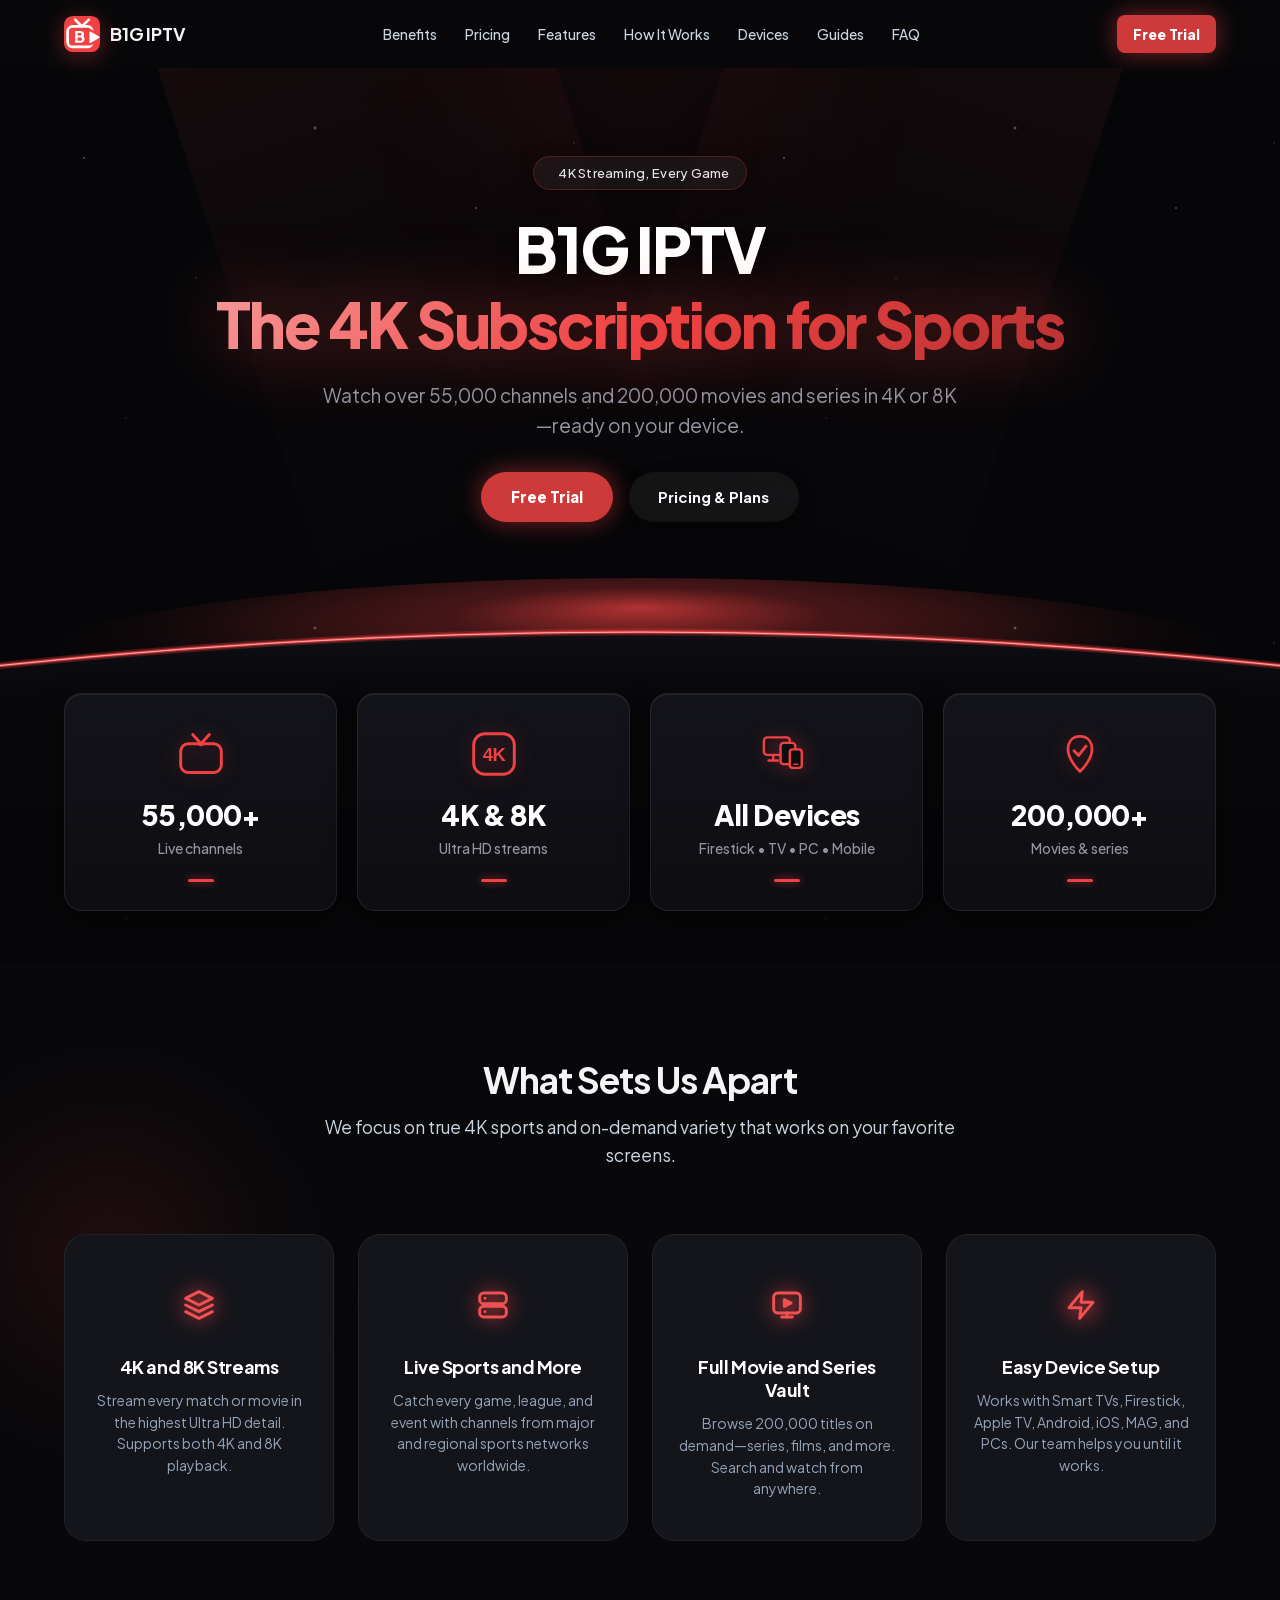
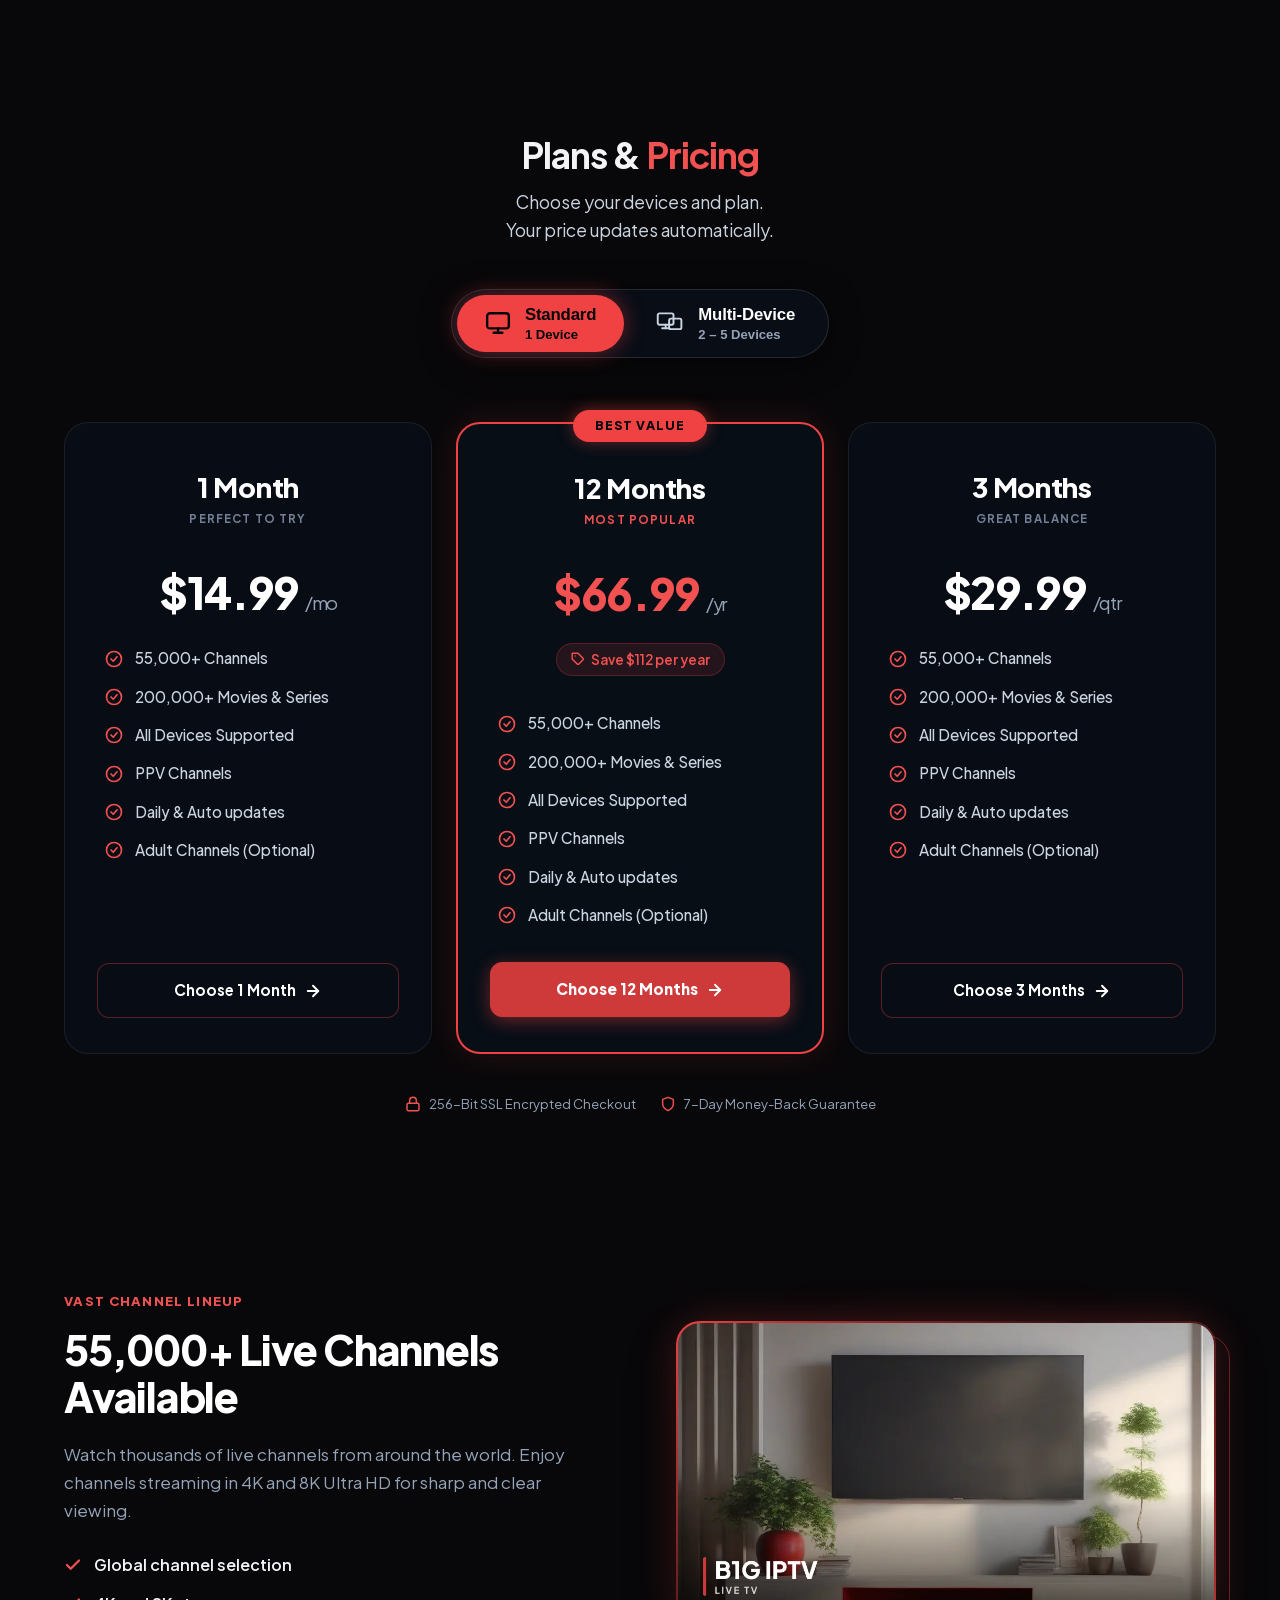
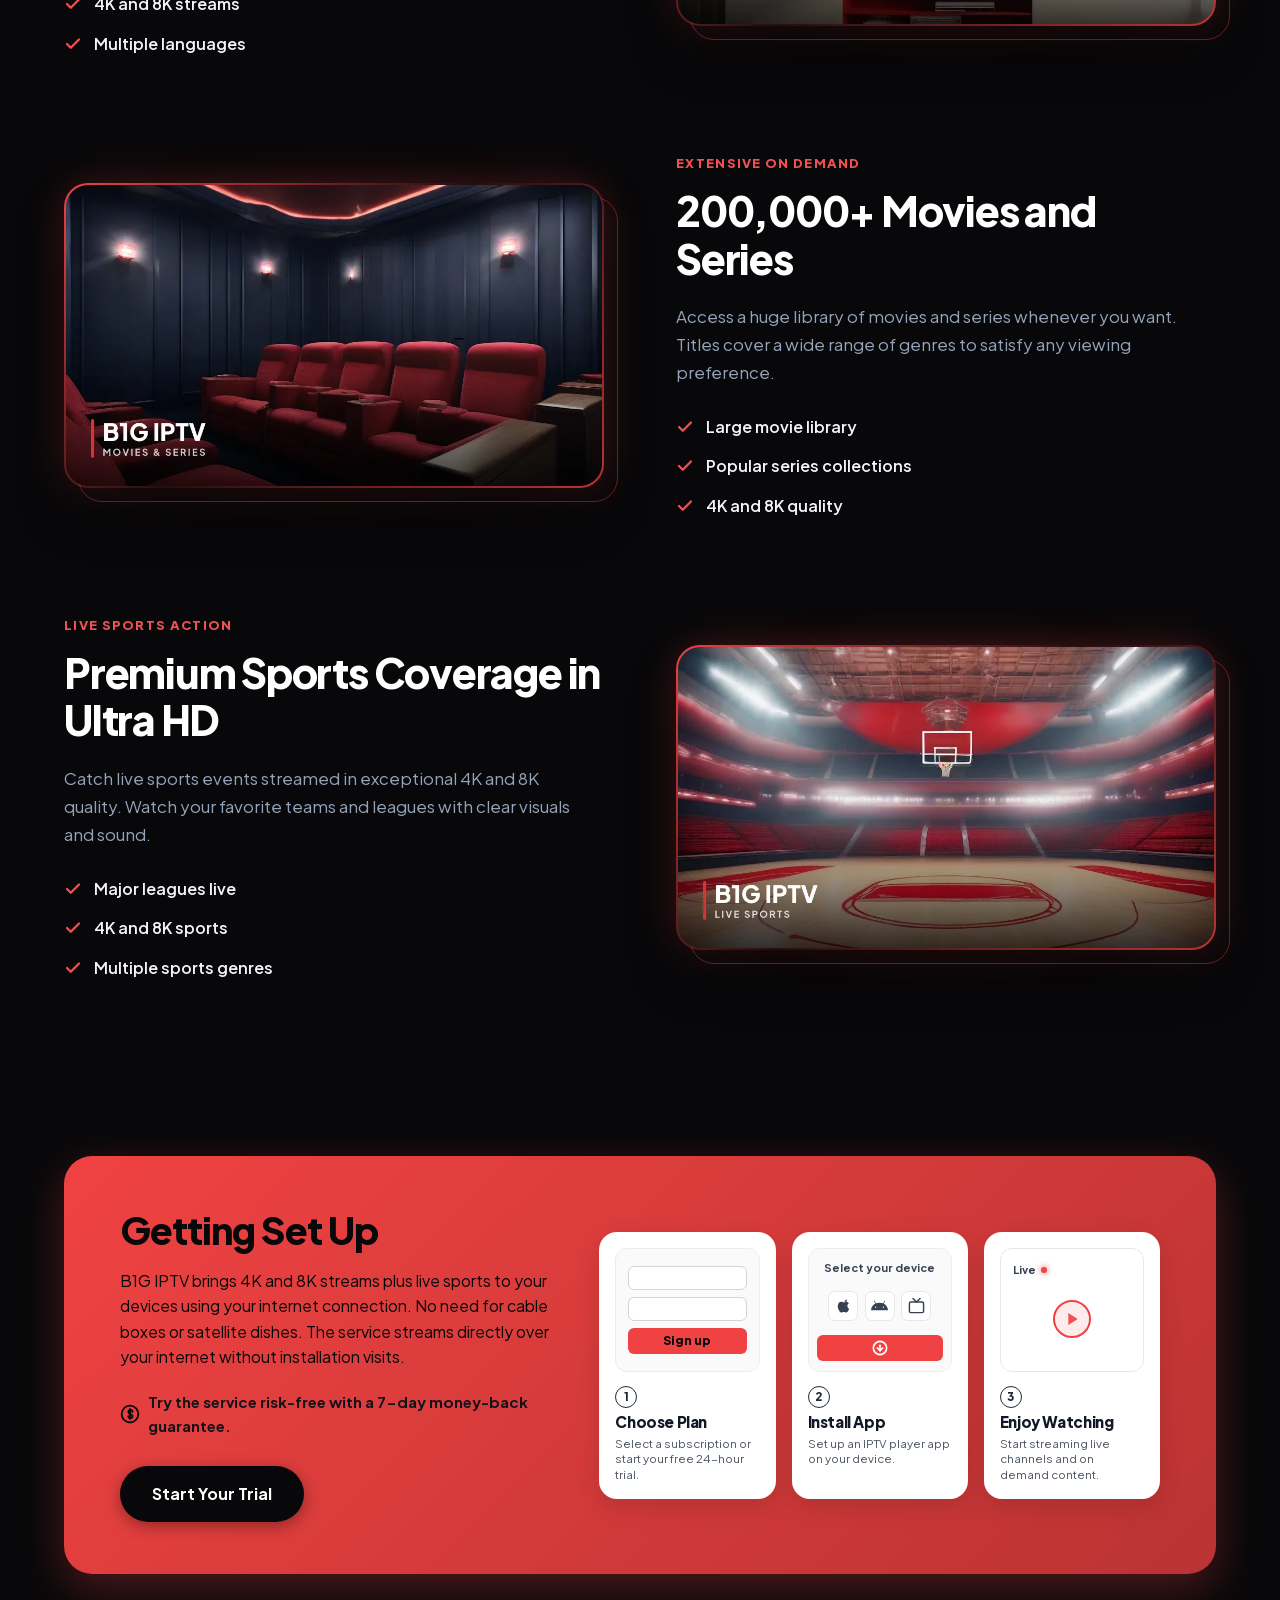
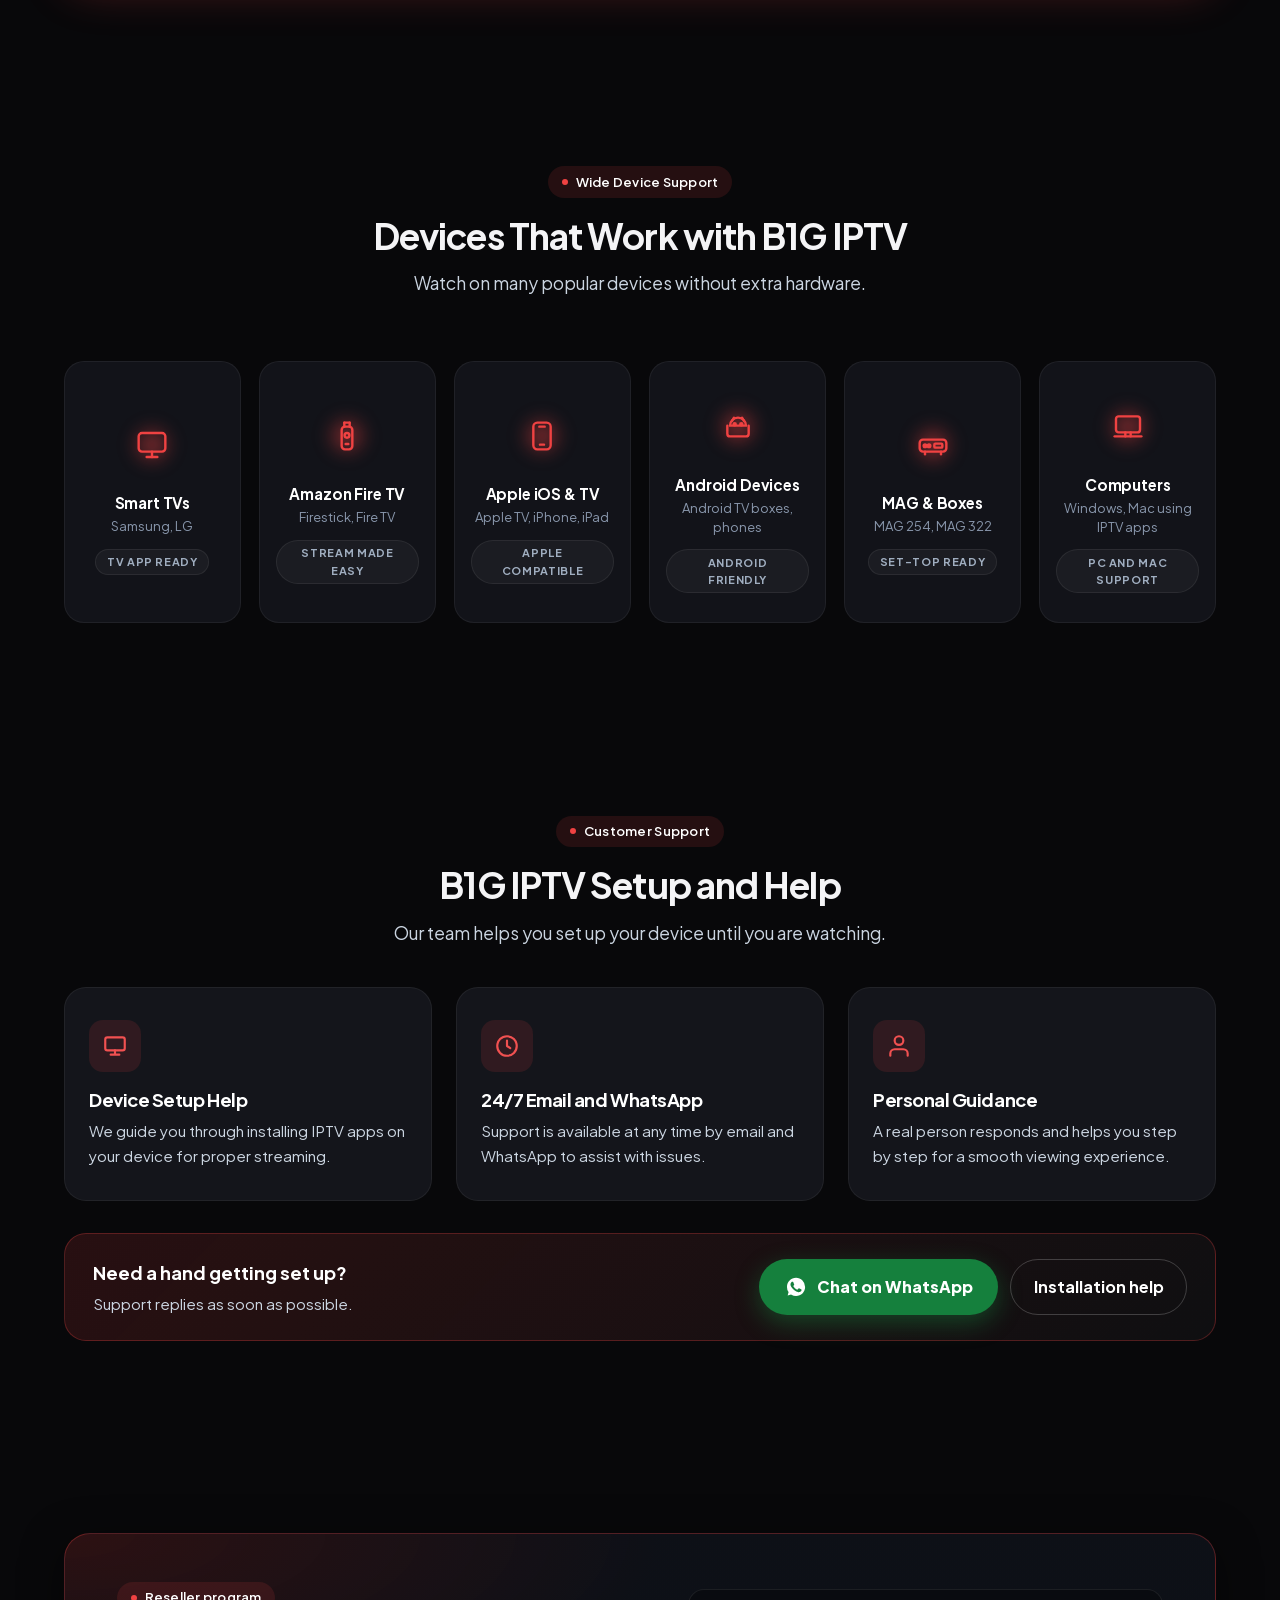
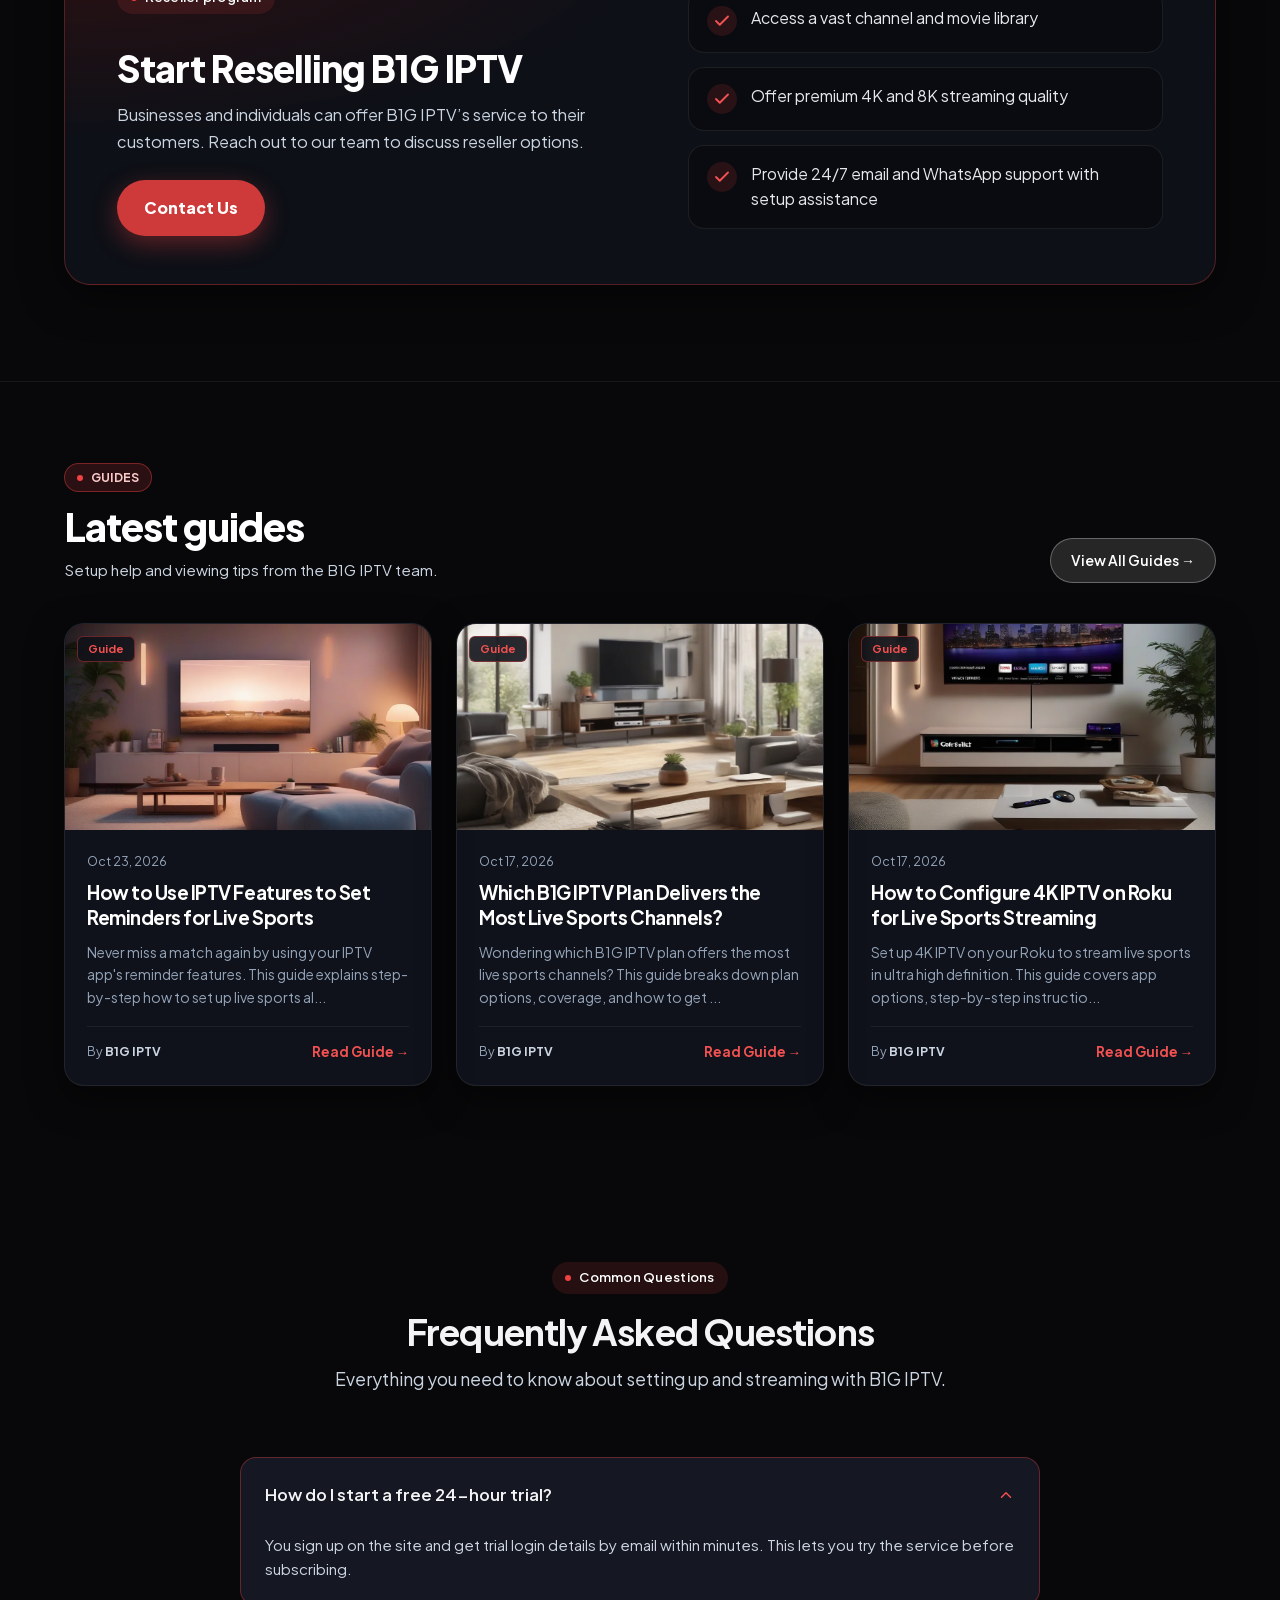
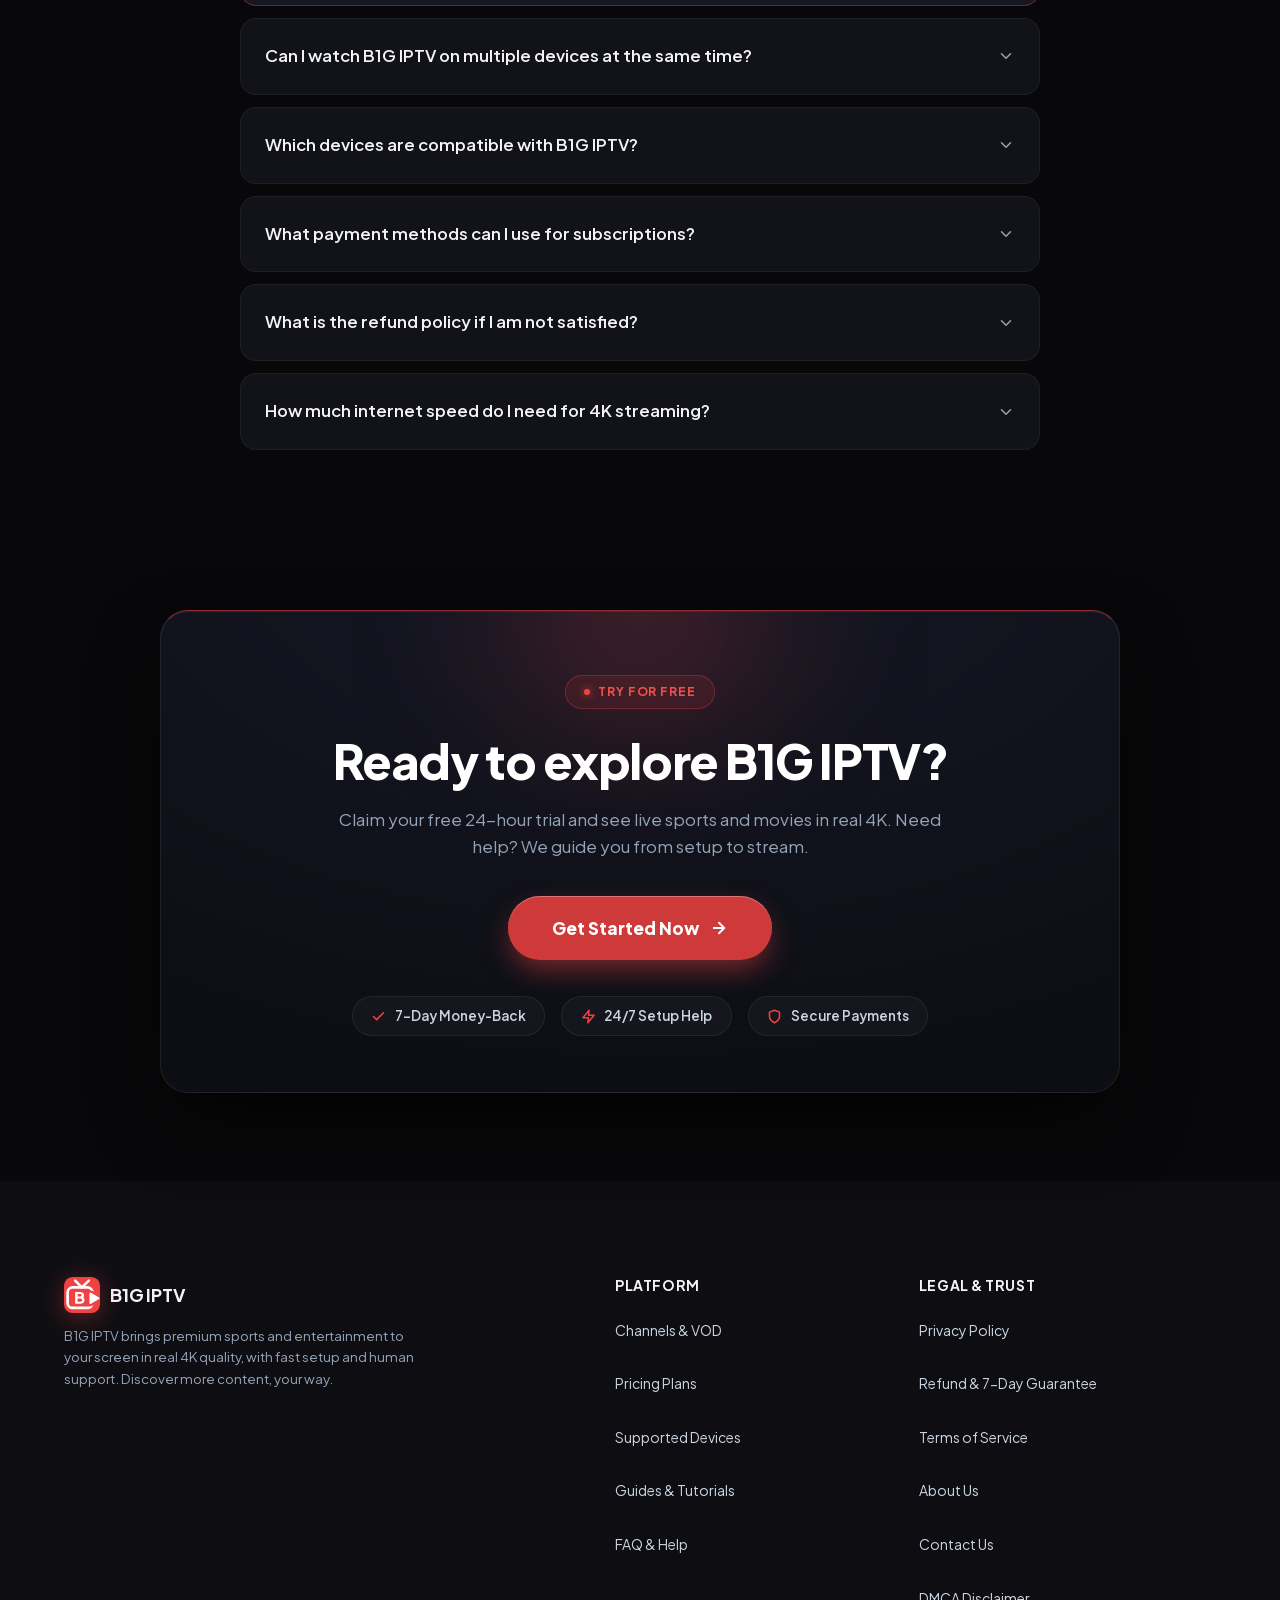
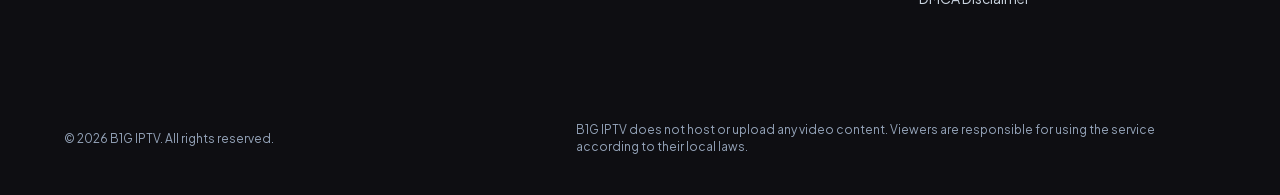
<file: index.html>
<!DOCTYPE html>
<html lang="en" style="background-color:#08080a;color:#f4f4f6;">
<head>
  <meta charset="UTF-8">
  <meta name="viewport" content="width=device-width, initial-scale=1.0">
  
  <!-- Primary SEO Meta Tags -->
  <title>B1G IPTV: Premium 4K IPTV &amp; Live Sports | Free Trial</title>
  <meta name="description" content="Stream 4K and 8K channels, sports, and on-demand titles with B1G IPTV. Start your 24-hour free trial now and see everything live. Plans for every budget.">
  <meta name="robots" content="index, follow, max-snippet:-1, max-image-preview:large, max-video-preview:-1">
  <meta name="format-detection" content="telephone=no">
  <link rel="canonical" href="https://b1giptv.org/">
  <link rel="preload" href="/assets/fonts/plus-jakarta-sans.woff2" as="font" type="font/woff2" crossorigin>
  <meta name="theme-color" content="#08080a">

  <!-- Site favicon: real image files, which Google Search reads -->
  <link rel="icon" href="favicon.ico" sizes="any">
  <link rel="icon" type="image/png" sizes="48x48" href="/assets/favicon-48x48.png">
  <link rel="icon" type="image/svg+xml" href="/assets/favicon.svg">
  <link rel="apple-touch-icon" sizes="180x180" href="/assets/apple-touch-icon.png">
  <link rel="manifest" href="site.webmanifest">

  <!-- Open Graph / Facebook -->
  <meta property="og:type" content="website">
  <meta property="og:url" content="https://b1giptv.org/">
  <meta property="og:title" content="B1G IPTV: Premium 4K IPTV & Live Sports | Free Trial">
  <meta property="og:description" content="Stream 4K and 8K channels, sports, and on-demand titles with B1G IPTV. Start your 24-hour free trial now and see everything live. Plans for every budget.">
  <meta property="og:site_name" content="B1G IPTV">
  <meta property="og:image" content="https://b1giptv.org/images/share-b1g-iptv-live-tv-1792266319345.jpg">
  <meta property="og:image:width" content="1200">
  <meta property="og:image:height" content="630">
  <meta property="og:image:alt" content="B1G IPTV Ultra-Stable 4K IPTV Streaming Service">

  <!-- Twitter / X -->
  <meta name="twitter:card" content="summary_large_image">
  <meta name="twitter:title" content="B1G IPTV: Premium 4K IPTV & Live Sports | Free Trial">
  <meta name="twitter:description" content="Stream 4K and 8K channels, sports, and on-demand titles with B1G IPTV. Start your 24-hour free trial now and see everything live. Plans for every budget.">
  <meta name="twitter:image" content="https://b1giptv.org/images/share-b1g-iptv-live-tv-1792266319345.jpg">

  <!-- Self-Hosted Critical Variable Font loaded via @font-face with font-display: swap -->

  <!-- Main Stylesheet -->
  <style>
@font-face{font-family:"Plus Jakarta Sans";font-style:normal;font-weight:400 800;font-display:swap;src:url("/assets/fonts/plus-jakarta-sans.woff2") format("woff2");unicode-range:U+0000-00FF,U+0131,U+0152-0153,U+02BB-02BC,U+02C6,U+02DA,U+02DC,U+0304,U+0308,U+0329,U+2000-206F,U+20AC,U+2122,U+2191,U+2193,U+2212,U+2215,U+FEFF,U+FFFD}:root{--bg-page:#08080a;--bg-surface:#0e0e12;--bg-card:#131318;--bg-card-hover:#181820;--bg-subtle:#1c1c24;--border-subtle:transparent;--border-medium:transparent;--border-accent:transparent;--border-highlight:transparent;--accent:#bb3333;--accent-hover:#bb3333;--accent-light:rgba(187, 51, 51,0.12);--accent-text:#fbcaca;--status-green:#22c55e;--status-green-bg:rgba(34,197,94,0.12);--text-primary:#f4f4f6;--text-secondary:#cbd5e1;--text-muted:#94a3b8;--text-inverse:#08080a;--font-family:"Plus Jakarta Sans",-apple-system,BlinkMacSystemFont,"Segoe UI",Roboto,Oxygen,Ubuntu,Cantarell,"Helvetica Neue",sans-serif;--line-height-base:1.6;--line-height-heading:1.2;--space-xs:0.5rem;--space-sm:0.75rem;--space-md:1rem;--space-lg:1.5rem;--space-xl:2.5rem;--space-2xl:4rem;--space-3xl:6rem;--max-width:1200px;--radius-sm:4px;--radius-md:8px;--radius-lg:12px;--radius-full:9999px;--transition-fast:0.15s ease;--transition-normal:0.25s ease}*,*::before,*::after{box-sizing:border-box;margin:0;padding:0}html{font-family:var(--font-family);font-size:16px;line-height:var(--line-height-base);color:var(--text-secondary);background-color:var(--bg-page);scroll-behavior:smooth;-webkit-text-size-adjust:100%;text-rendering:optimizeLegibility}body{min-height:100vh;display:flex;flex-direction:column;background-color:var(--bg-page);color:var(--text-secondary);overflow-x:hidden}h1,h2,h3,h4,h5,h6{color:var(--text-primary);font-weight:700;line-height:var(--line-height-heading);letter-spacing:-0.025em}h1{font-size:clamp(2rem,5vw,3.25rem);font-weight:800;margin-bottom:var(--space-md)}h2{font-size:clamp(1.75rem,3.5vw,2.25rem);margin-bottom:var(--space-sm)}h3{font-size:1.25rem;margin-bottom:var(--space-xs)}p{margin-bottom:var(--space-md)}p:last-child{margin-bottom:0}a{color:inherit;text-decoration:none;transition:color var(--transition-fast)}a:hover{color:var(--text-primary)}ul,ol{list-style:none}:focus-visible{outline:2px solid var(--accent);outline-offset:3px}.container{width:100%;max-width:var(--max-width);margin-inline:auto;padding-inline:var(--space-md)}@media (min-width:768px){.container{padding-inline:var(--space-lg)}}.section{padding-block:var(--space-2xl);border-bottom:none;scroll-margin-top:90px}@media (min-width:768px){.section{padding-block:var(--space-3xl)}}.section-header{text-align:center;max-width:680px;margin-inline:auto;margin-bottom:var(--space-2xl)}.section-header p{color:var(--text-secondary);font-size:1.1rem}.pill-badge{display:inline-flex;align-items:center;gap:0.5rem;padding:0.35rem 0.85rem;font-size:0.8125rem;font-weight:600;letter-spacing:0.02em;color:var(--accent-text);background-color:var(--accent-light);border:none;border-radius:var(--radius-full);margin-bottom:var(--space-md)}.pill-badge .dot{width:6px;height:6px;border-radius:50%;background-color:var(--accent)}.status-pill{display:inline-flex;align-items:center;gap:0.375rem;font-size:0.75rem;font-weight:500;color:#86efac;background-color:var(--status-green-bg);padding:0.25rem 0.625rem;border-radius:var(--radius-full);border:none}.status-pill .indicator{width:6px;height:6px;border-radius:50%;background-color:var(--status-green)}@media (max-width:640px){.header-actions .status-pill{display:none}}.btn{display:inline-flex;align-items:center;justify-content:center;gap:0.5rem;padding:0.75rem 1.5rem;font-size:0.9375rem;font-weight:600;border-radius:var(--radius-md);border:none;cursor:pointer;white-space:nowrap;transition:background-color var(--transition-fast),transform var(--transition-fast);text-decoration:none}.btn:active{transform:translateY(1px)}.btn-primary{background:linear-gradient(135deg,#bb3333 0%,#bb3333 100%);color:#ffffff !important;font-weight:700;border:none}.btn-primary:hover{background-color:var(--accent-hover);color:#ffffff}.btn-secondary{background-color:var(--bg-card);color:var(--text-primary);border:none}.btn-secondary:hover{background-color:var(--bg-subtle);color:#ffffff}.btn-block{width:100%}.btn-sm{padding:0.5rem 1rem;font-size:0.875rem}.btn-group{display:flex;flex-direction:column;gap:0.75rem;width:100%}@media (min-width:480px){.btn-group{flex-direction:row;justify-content:center;width:auto}}.site-header{position:sticky;top:0;z-index:100;background-color:rgba(8,8,10,0.95);border-bottom:none;backdrop-filter:blur(8px);-webkit-backdrop-filter:blur(8px)}.header-container{display:flex;align-items:center;justify-content:space-between;height:68px}.brand-logo{display:flex;align-items:center;gap:0.625rem;font-size:1.125rem;font-weight:700;color:var(--text-primary);letter-spacing:-0.01em}.logo-icon{display:inline-flex;align-items:center;justify-content:center;width:32px;height:32px;background-color:var(--accent);color:#ffffff;border-radius:var(--radius-sm);font-weight:900;font-size:1rem}.brand-accent{color:var(--accent-ink, var(--accent))}.nav-menu{display:none}@media (min-width:900px){.nav-menu{display:flex;align-items:center;gap:1.75rem}}.nav-link{font-size:0.875rem;font-weight:500;color:var(--text-secondary)}.nav-link:hover{color:var(--text-primary)}.header-actions{display:flex;align-items:center;gap:0.875rem}.menu-toggle{display:flex;flex-direction:column;justify-content:center;gap:5px;width:38px;height:38px;padding:8px;background-color:var(--bg-card);border:none;border-radius:var(--radius-sm);cursor:pointer;color:var(--text-primary)}@media (min-width:900px){.menu-toggle{display:none}}.menu-bar{display:block;width:100%;height:2px;background-color:var(--text-primary);transition:transform var(--transition-fast),opacity var(--transition-fast)}.menu-toggle[aria-expanded="true"] .menu-bar:nth-child(1){transform:translateY(7px) rotate(45deg)}.menu-toggle[aria-expanded="true"] .menu-bar:nth-child(2){opacity:0}.menu-toggle[aria-expanded="true"] .menu-bar:nth-child(3){transform:translateY(-7px) rotate(-45deg)}.mobile-nav{display:none;position:fixed;top:68px;left:0;right:0;bottom:0;background-color:#08080a;border-bottom:none;padding:var(--space-xl) var(--space-lg);flex-direction:column;gap:var(--space-md);z-index:999;overflow-y:auto}.mobile-nav.is-open{display:flex}@media (min-width:900px){.mobile-nav{display:none !important}}.mobile-nav-link{font-size:1.125rem;font-weight:600;color:var(--text-primary);padding-block:0.5rem;border-bottom:none}.hero-section{position:relative;background-color:#060608;padding-top:clamp(3.5rem,7vw,5.5rem);padding-bottom:clamp(2rem,4vw,3.5rem);text-align:center;overflow:hidden}.hero-cosmic-backdrop{position:absolute;inset:0;pointer-events:none;overflow:hidden;z-index:1;contain:strict}.light-ray{position:absolute;top:-120px;width:380px;height:600px;opacity:0.16;transform-origin:top center;pointer-events:none;will-change:transform}.light-ray-left{left:10%;background:linear-gradient(180deg,rgba(240, 66, 66,0.5) 0%,rgba(240, 66, 66,0.08) 60%,transparent 100%);transform:rotate(-18deg)}.light-ray-right{right:10%;background:linear-gradient(180deg,rgba(240, 66, 66,0.45) 0%,rgba(240, 66, 66,0.08) 60%,transparent 100%);transform:rotate(18deg)}.light-ray-center{left:50%;transform:translateX(-50%);width:550px;height:480px;background:radial-gradient(ellipse at top,rgba(240, 66, 66,0.2) 0%,rgba(240, 66, 66,0.05) 50%,transparent 80%);opacity:0.35}.cosmic-stars{position:absolute;inset:0;background-image:radial-gradient(1.5px 1.5px at 12% 18%,rgba(255,255,255,0.65),transparent),radial-gradient(1px 1px at 28% 42%,rgba(255,255,255,0.45),transparent),radial-gradient(2px 2px at 45% 12%,rgba(251, 202, 202,0.75),transparent),radial-gradient(1.5px 1.5px at 68% 28%,rgba(255,255,255,0.55),transparent),radial-gradient(1px 1px at 82% 15%,rgba(255,255,255,0.45),transparent),radial-gradient(1.5px 1.5px at 92% 38%,rgba(251, 202, 202,0.65),transparent),radial-gradient(1px 1px at 18% 70%,rgba(255,255,255,0.35),transparent),radial-gradient(1.5px 1.5px at 84% 68%,rgba(255,255,255,0.4),transparent);background-repeat:repeat;background-size:700px 500px;opacity:0.7}.hero-container{position:relative;z-index:3}.hero-content{max-width:860px;margin-inline:auto;display:flex;flex-direction:column;align-items:center}.hero-badge-pill{display:inline-flex;align-items:center;gap:0.5rem;padding:0.35rem 1rem;background:rgba(255,255,255,0.05);border:none;border-radius:var(--radius-full);font-size:0.8125rem;font-weight:500;letter-spacing:0.02em;color:#e4e4e7;margin-bottom:1.5rem;backdrop-filter:blur(12px);-webkit-backdrop-filter:blur(12px);box-shadow:0 4px 20px rgba(0,0,0,0.4);transition:background-color var(--transition-fast),transform var(--transition-fast)}.hero-badge-pill:hover{background:rgba(255,255,255,0.08);transform:translateY(-1px)}.badge-spark{color:#bb3333;font-size:0.875rem;text-shadow:0 0 10px rgba(187, 51, 51,0.9),0 0 20px rgba(187, 51, 51,0.5);line-height:1}.hero-title{display:flex;flex-direction:column;align-items:center;gap:0.25rem;font-size:clamp(2.1rem,5.2vw,3.85rem);font-weight:800;line-height:1.15;letter-spacing:-0.035em;margin-bottom:1.25rem}.title-top{color:#ffffff;text-shadow:0 2px 20px rgba(0,0,0,0.8)}.title-bottom{color:var(--accent-ink, #f04242);background:linear-gradient(135deg,#f04242 0%,#f04242 50%,#bb3333 100%);-webkit-background-clip:text;-webkit-text-fill-color:transparent;background-clip:text;filter:drop-shadow(0 0 35px rgba(187, 51, 51,0.45))}.hero-description{font-size:clamp(1rem,2vw,1.1875rem);color:#9494a0;line-height:1.6;max-width:640px;margin-inline:auto;margin-bottom:2rem}.hero-btn-group{display:flex;flex-direction:row;align-items:center;justify-content:center;gap:1rem;flex-wrap:wrap;margin-bottom:2.5rem}.btn-pill{display:inline-flex;align-items:center;justify-content:center;gap:0.5rem;padding:0.8rem 1.85rem;font-size:0.9375rem;font-weight:600;border-radius:var(--radius-full);border:none;cursor:pointer;white-space:nowrap}.btn-pill,.btn-pill span,.btn-pill:link,.btn-pill:visited{text-decoration:none}.btn-pill-primary,.btn-pill-primary:link,.btn-pill-primary:visited{background:var(--accent);color:#ffffff !important;font-weight:800 !important;border:none;box-shadow:0 0 25px rgba(187, 51, 51,0.45),0 4px 14px rgba(0,0,0,0.4)}.btn-pill-primary:hover{transform:translateY(-2px) scale(1.02);box-shadow:0 0 35px rgba(187, 51, 51,0.7),0 6px 22px rgba(0,0,0,0.5);color:#ffffff !important}.btn-pill-primary span{background:none;box-shadow:none;color:#ffffff !important}.btn-pill-glass{background-color:rgba(255,255,255,0.06);color:#f8fafc !important;border:none;backdrop-filter:blur(12px);-webkit-backdrop-filter:blur(12px);box-shadow:0 4px 15px rgba(0,0,0,0.3)}.btn-pill-glass span{color:#f8fafc !important}.btn-pill-glass:hover{background-color:rgba(255,255,255,0.12);color:#ffffff !important;transform:translateY(-2px);box-shadow:0 6px 20px rgba(0,0,0,0.4)}.hero-horizon{position:relative;width:100%;margin-top:1rem;margin-bottom:-15px;overflow:visible;pointer-events:none;z-index:2;display:flex;justify-content:center}.horizon-svg{width:100%;height:clamp(140px,18vw,240px);display:block;overflow:visible}.hero-metrics-container{position:relative;z-index:3;margin-top:-115px}@media (max-width:640px){.hero-metrics-container{margin-top:-50px}.hero-btn-group{flex-direction:column;width:100%;max-width:320px;margin-inline:auto}.btn-pill{width:100%}.horizon-svg{height:120px}}.metrics-grid{display:grid;grid-template-columns:repeat(2,1fr);gap:1rem;margin-top:0}@media (min-width:860px){.metrics-grid{grid-template-columns:repeat(4,1fr);gap:1.25rem}}.metric-card{position:relative;background-color:#0c0c11;background:linear-gradient(180deg,#13131a 0%,#0d0d12 100%);border:1px solid rgba(255,255,255,0.08);border-radius:18px;padding:2.25rem 1rem 1.75rem 1rem;display:flex;flex-direction:column;align-items:center;justify-content:center;text-align:center;box-shadow:0 10px 30px rgba(0,0,0,0.4),inset 0 1px 0 rgba(255,255,255,0.06);transition:transform var(--transition-normal),box-shadow var(--transition-normal),border-color var(--transition-normal),background-color var(--transition-normal)}.metric-card:hover{transform:translateY(-3px);background-color:#101016;border-color:rgba(240, 66, 66,0.4);box-shadow:0 14px 40px rgba(0,0,0,0.55),0 0 25px rgba(187, 51, 51,0.15)}.metric-icon-wrap{display:flex;align-items:center;justify-content:center;width:56px;height:48px;max-width:56px;max-height:48px;background:transparent;border:none;margin-inline:auto;margin-bottom:1.25rem;overflow:visible;flex-shrink:0}.metric-icon-art{width:56px !important;height:48px !important;max-width:56px !important;max-height:48px !important;display:block;flex-shrink:0;filter:drop-shadow(0 0 10px rgba(240, 66, 66,0.22));transition:transform var(--transition-fast),filter var(--transition-fast)}.metric-card:hover .metric-icon-art{transform:scale(1.06);filter:drop-shadow(0 0 16px rgba(240, 66, 66,0.5))}.metric-val{font-size:clamp(1.35rem,2.2vw,1.85rem);font-weight:800;color:#ffffff;letter-spacing:-0.02em;line-height:1.2}.metric-val .accent-mark{color:var(--accent-ink, #f04242);margin-left:2px}.metric-label{font-size:clamp(0.78rem,1.15vw,0.875rem);color:#94949e;margin-top:0.45rem;line-height:1.4;font-weight:500}.metric-dash{display:block;width:26px;height:3px;border-radius:var(--radius-full);background-color:#f04242;margin-top:1.25rem;box-shadow:0 0 8px rgba(240, 66, 66,0.5)}@media (max-width:640px){.metrics-grid{gap:0.65rem}.metric-card{padding:1.5rem 0.6rem 1.25rem 0.6rem;border-radius:14px}.metric-icon-wrap{height:44px;margin-bottom:0.85rem}.metric-icon-art{width:44px;height:38px}.metric-val{font-size:1.15rem}.metric-label{font-size:0.72rem}.metric-dash{margin-top:0.85rem;width:20px}}.hero-categories-section{position:relative;background-color:#060608;padding-bottom:2rem}.hero-categories-container{position:relative;z-index:3;margin-top:1.5rem;margin-bottom:1rem}.category-cards-grid{display:grid;grid-template-columns:repeat(3,1fr);gap:0.65rem}@media (min-width:860px){.category-cards-grid{grid-template-columns:repeat(6,1fr);gap:1rem}}.category-card{position:relative;display:flex;flex-direction:column;border-radius:14px;overflow:hidden;background-color:#0c0c11;border:1px solid rgba(255,255,255,0.08);text-decoration:none;cursor:pointer;box-shadow:0 6px 20px rgba(0,0,0,0.4);transition:transform var(--transition-normal),box-shadow var(--transition-normal),border-color var(--transition-normal)}.category-card:hover{transform:translateY(-4px) scale(1.02);border-color:rgba(240, 66, 66,0.45);box-shadow:0 12px 30px rgba(0,0,0,0.6),0 0 20px rgba(240, 66, 66,0.22)}.category-card-media{position:relative;width:100%;aspect-ratio:2 / 3;overflow:hidden;border-radius:14px;background-color:#08080a}.category-card-media img{width:100%;height:100%;object-fit:cover;display:block;transition:transform 0.45s cubic-bezier(0.16,1,0.3,1)}.category-card:hover .category-card-media img{transform:scale(1.07)}.category-card-overlay{position:absolute;inset:0;background:linear-gradient(180deg,transparent 40%,rgba(0,0,0,0.65) 75%,rgba(0,0,0,0.92) 100%);pointer-events:none}.category-card-label{position:absolute;bottom:0.55rem;left:0.25rem;right:0.25rem;text-align:center;font-size:0.78rem;font-weight:600;color:#ffffff;letter-spacing:-0.01em;text-shadow:0 1px 4px rgba(0,0,0,0.9);pointer-events:none;white-space:nowrap;overflow:hidden;text-overflow:ellipsis;padding-inline:4px;transition:color var(--transition-fast)}.category-card:hover .category-card-label{color:var(--accent-ink, #f04242)}@media (max-width:640px){.hero-categories-container{margin-top:0.85rem;margin-bottom:0.5rem}.category-cards-grid{gap:0.45rem}.category-card{border-radius:10px}.category-card-media{border-radius:10px}.category-card-label{font-size:0.65rem;bottom:0.35rem}}.what-we-offer-section{position:relative;overflow:hidden}.what-we-offer-section::before{content:"";position:absolute;top:15%;left:-80px;width:380px;height:380px;background:radial-gradient(circle,rgba(240, 66, 66,0.14) 0%,rgba(240, 66, 66,0.03) 50%,transparent 70%);filter:blur(60px);pointer-events:none;z-index:0}.benefits-grid{position:relative;z-index:1;display:grid;grid-template-columns:1fr;gap:1.25rem}@media (min-width:640px){.benefits-grid{grid-template-columns:repeat(2,1fr)}}@media (min-width:1024px){.benefits-grid{grid-template-columns:repeat(4,1fr);gap:1.5rem}}.benefit-card{background-color:#14151b;border:1px solid rgba(255,255,255,0.06);border-radius:22px;padding:2.5rem 1.5rem;display:flex;flex-direction:column;align-items:center;text-align:center;height:100%;transition:transform 0.25s ease,border-color 0.25s ease,box-shadow 0.25s ease,background-color 0.25s ease}.benefit-card:hover{background-color:#181a22;border-color:rgba(240, 66, 66,0.35);transform:translateY(-4px);box-shadow:0 16px 36px -10px rgba(0,0,0,0.6),0 0 24px rgba(240, 66, 66,0.12)}.benefit-icon-wrapper{position:relative;width:60px;height:60px;display:flex;align-items:center;justify-content:center;color:var(--accent-ink, #f04242);margin-bottom:1.25rem;flex-shrink:0}.benefit-icon-glow{position:absolute;top:50%;left:50%;transform:translate(-50%,-50%);width:48px;height:48px;border-radius:50%;background:radial-gradient(circle,rgba(240, 66, 66,0.55) 0%,rgba(240, 66, 66,0.18) 50%,transparent 75%);filter:blur(8px);pointer-events:none;z-index:0}.benefit-icon-wrapper svg{position:relative;z-index:1;width:32px;height:32px;color:var(--accent-ink, #f04242)}.benefit-title{font-size:1.125rem;font-weight:700;color:#ffffff;margin-bottom:0.75rem;line-height:1.3}.benefit-desc{font-size:0.875rem;color:#94a3b8;line-height:1.55;margin:0;max-width:250px}.features-showcase-section{padding:5rem 0;position:relative;overflow:hidden}.features-showcase{display:flex;flex-direction:column;gap:6rem}.feature-split-row{display:grid;grid-template-columns:1fr;align-items:center;gap:2.5rem}@media (min-width:992px){.feature-split-row{grid-template-columns:1fr 1fr;gap:4.5rem}.feature-split-row-reverse .feature-split-content{order:2}.feature-split-row-reverse .feature-split-media{order:1}}.feature-split-content{display:flex;flex-direction:column;justify-content:center}.feature-badge-tag{display:inline-block;font-size:0.8125rem;font-weight:800;text-transform:uppercase;letter-spacing:0.1em;color:var(--accent-ink, #f04242);margin-bottom:0.875rem}.feature-split-title{font-size:clamp(2rem,3.2vw,2.75rem);font-weight:800;line-height:1.15;letter-spacing:-0.03em;color:#ffffff;margin:0 0 1.25rem 0}.feature-split-desc{font-size:1.0625rem;line-height:1.65;color:#94a3b8;margin:0 0 1.75rem 0;max-width:520px}.feature-split-list{list-style:none;padding:0;margin:0;display:flex;flex-direction:column;gap:0.875rem}.feature-split-item{display:flex;align-items:center;gap:0.75rem;font-size:1rem;font-weight:600;color:#f1f5f9}.feature-check-icon{display:inline-flex;align-items:center;justify-content:center;color:var(--accent-ink, #f04242);flex-shrink:0}.feature-check-icon svg{width:18px;height:18px}.feature-split-media{position:relative;display:flex;justify-content:center;align-items:center}.feature-media-wrapper{position:relative;width:100%;max-width:620px;display:flex;align-items:center;justify-content:center}.feature-media-ambient{position:absolute;top:50%;left:50%;transform:translate(-50%,-50%);width:80%;height:80%;background:radial-gradient(circle,rgba(240, 66, 66,0.16) 0%,rgba(240, 66, 66,0.03) 60%,transparent 80%);filter:blur(50px);pointer-events:none;z-index:0}.feature-mockup-img{position:relative;z-index:1;width:100%;max-width:100%;height:auto;display:block;object-fit:contain;filter:drop-shadow(0 20px 30px rgba(0,0,0,0.65));transition:transform 0.35s cubic-bezier(0.16,1,0.3,1),filter 0.35s ease}.feature-mockup-img:hover{transform:translateY(-6px) scale(1.02);filter:drop-shadow(0 28px 42px rgba(0,0,0,0.8)) drop-shadow(0 0 25px rgba(240, 66, 66,0.22))}@media (max-width:768px){.features-showcase-section{padding:3.5rem 0}.features-showcase{gap:4rem}.feature-split-title{font-size:1.75rem}.feature-split-desc{font-size:0.9375rem;margin-bottom:1.25rem}.feature-split-item{font-size:0.9375rem}}.journey-banner{background:linear-gradient(135deg,#f04242 0%,#f04242 50%,#f04242 100%);border-radius:28px;padding:3.25rem 3.5rem;display:grid;grid-template-columns:1fr;gap:2.5rem;align-items:center;position:relative;overflow:hidden;box-shadow:0 15px 45px rgba(240, 66, 66,0.22)}@media (min-width:1024px){.journey-banner{grid-template-columns:1fr 1.3fr;gap:3rem}}.journey-cta-col{display:flex;flex-direction:column;align-items:flex-start}.journey-title{font-size:2.35rem;font-weight:800;color:#08080a;line-height:1.15;letter-spacing:-0.025em;margin-bottom:1rem}.journey-guarantee{display:inline-flex;align-items:center;gap:0.5rem;font-size:0.9375rem;font-weight:700;color:#12131a;margin-bottom:1.75rem}.journey-guarantee svg{flex-shrink:0;color:#08080a}.journey-btn{display:inline-flex;align-items:center;justify-content:center;background-color:#08080a;color:#ffffff;font-size:1rem;font-weight:700;padding:0.95rem 2rem;border-radius:100px;text-decoration:none;box-shadow:0 4px 15px rgba(0,0,0,0.35);transition:transform var(--transition-fast),background-color var(--transition-fast),box-shadow var(--transition-fast)}.journey-btn:hover{background-color:#1a1b24;transform:translateY(-2px);box-shadow:0 6px 20px rgba(0,0,0,0.45)}.journey-steps-grid{display:grid;grid-template-columns:1fr;gap:1.25rem}@media (min-width:640px){.journey-steps-grid{grid-template-columns:repeat(3,1fr);gap:1rem}}.journey-step-card{background-color:#ffffff;border-radius:18px;padding:1rem;display:flex;flex-direction:column;box-shadow:0 8px 24px rgba(0,0,0,0.12);transition:transform var(--transition-fast),box-shadow var(--transition-fast)}.journey-step-card:hover{transform:translateY(-4px);box-shadow:0 12px 28px rgba(0,0,0,0.18)}.journey-mockup{background-color:#fafafa;border:1.5px solid #ececee;border-radius:12px;height:124px;padding:0.75rem;margin-bottom:0.875rem;display:flex;flex-direction:column;justify-content:center;position:relative;overflow:hidden}.mockup-signup{gap:0.45rem}.mockup-input-box{height:24px;width:100%;border:1.5px solid #d1d5db;border-radius:6px;background-color:#ffffff}.mockup-submit-btn{height:26px;width:100%;background:var(--accent);color:#08080a;border-radius:6px;font-size:0.75rem;font-weight:800;display:flex;align-items:center;justify-content:center}.mockup-download{justify-content:space-between;padding:0.65rem 0.5rem}.mockup-subheading{font-size:0.6875rem;font-weight:700;color:#374151;text-align:center}.mockup-device-tiles{display:flex;align-items:center;justify-content:center;gap:0.4rem}.mockup-tile{width:30px;height:30px;border:1.5px solid #e5e7eb;border-radius:7px;background-color:#ffffff;display:flex;align-items:center;justify-content:center;color:#374151}.mockup-download-btn{height:26px;width:100%;background:var(--accent);color:#ffffff;border-radius:6px;display:flex;align-items:center;justify-content:center}.mockup-enjoy{justify-content:space-between;border:1.5px solid #e5e7eb;background-color:#ffffff}.mockup-live-indicator{display:flex;align-items:center;gap:0.3rem;font-size:0.6875rem;font-weight:700;color:#374151}.mockup-live-indicator .live-dot{width:6px;height:6px;border-radius:50%;background-color:#ef4444;box-shadow:0 0 6px #ef4444}.mockup-play-center{margin:auto;width:38px;height:38px;border:2px solid var(--accent);border-radius:50%;display:flex;align-items:center;justify-content:center;color:var(--accent-ink, var(--accent));background-color:rgba(240, 66, 66,0.08)}.mockup-play-center svg{margin-left:2px}.journey-step-footer{display:flex;flex-direction:column;align-items:flex-start}.journey-step-num{width:22px;height:22px;border:1.5px solid #1f2937;border-radius:50%;display:inline-flex;align-items:center;justify-content:center;font-size:0.725rem;font-weight:800;color:#1f2937;margin-bottom:0.35rem}.journey-step-title{font-size:0.95rem;font-weight:800;color:#111827;margin-bottom:0.25rem}.journey-step-desc{font-size:0.725rem;color:#4b5563;line-height:1.35;margin:0}@media (max-width:640px){.journey-banner{padding:2rem 1.25rem;border-radius:20px}.journey-title{font-size:1.75rem}.journey-btn{width:100%;text-align:center}}.pricing-cards-wrapper{display:grid;grid-template-columns:1fr;gap:2.25rem;max-width:1100px;margin:0 auto;align-items:stretch}@media (min-width:900px){.pricing-cards-wrapper{grid-template-columns:repeat(3,1fr);gap:1.5rem;align-items:center}}.price-plan-card{background-color:#0c0d12;border:1px solid rgba(255,255,255,0.08);border-radius:22px;padding:2.75rem 1.75rem 2rem 1.75rem;display:flex;flex-direction:column;position:relative;transition:transform var(--transition-fast),border-color var(--transition-fast),box-shadow var(--transition-fast)}.price-plan-card:hover{border-color:rgba(255,255,255,0.18);transform:translateY(-4px)}.price-plan-card.is-featured{background-color:#0e0f16;border:2px solid var(--accent);box-shadow:0 0 40px rgba(240, 66, 66,0.15);padding-top:3rem}@media (min-width:900px){.price-plan-card.is-featured{transform:scale(1.03);z-index:2}.price-plan-card.is-featured:hover{transform:scale(1.05) translateY(-4px)}}.plan-badge-top{position:absolute;top:-14px;left:50%;transform:translateX(-50%);background:var(--accent);color:#000000;font-size:0.75rem;font-weight:800;letter-spacing:0.08em;text-transform:uppercase;padding:0.35rem 1.15rem;border-radius:100px;box-shadow:0 4px 14px rgba(240, 66, 66,0.4);white-space:nowrap}.plan-card-head{text-align:center;margin-bottom:1.5rem}.plan-card-title{font-size:1.75rem;font-weight:800;color:#ffffff;margin-bottom:0.35rem}.plan-card-subtitle{font-size:0.6875rem;font-weight:700;letter-spacing:0.12em;text-transform:uppercase;color:#7e808e;margin-bottom:1.25rem}.plan-card-subtitle.featured-subtitle{color:var(--accent-ink, var(--accent))}.plan-card-price-row{display:flex;align-items:baseline;justify-content:center;gap:0.25rem}.plan-card-amount{font-size:2.75rem;font-weight:800;color:#ffffff;letter-spacing:-0.03em;line-height:1}.plan-card-amount.featured-amount{font-size:3.25rem;color:var(--accent-ink, var(--accent));letter-spacing:-0.04em}.plan-card-unit{font-size:0.9375rem;color:#8c8e9b;font-weight:500}.plan-billed-note{font-size:0.8125rem;color:#8c8e9b;font-weight:500;margin-top:0.35rem}.plan-savings-pill{display:inline-flex;align-items:center;justify-content:center;gap:0.375rem;background-color:rgba(240, 66, 66,0.1);border:1px solid rgba(240, 66, 66,0.25);color:var(--accent-ink, var(--accent));font-size:0.8125rem;font-weight:600;padding:0.35rem 0.875rem;border-radius:100px;margin-top:0.75rem}.plan-savings-pill svg{flex-shrink:0}.plan-card-features{list-style:none;padding:0;margin:0 0 2rem 0;display:flex;flex-direction:column;gap:0.875rem;flex:1}.plan-card-feature{display:flex;align-items:center;gap:0.75rem;font-size:0.9375rem;color:#d1d3df}.plan-card-feature .check-icon{color:var(--accent-ink, var(--accent));width:18px;height:18px;flex-shrink:0}.plan-card-btn{display:flex;align-items:center;justify-content:center;gap:0.5rem;width:100%;padding:0.95rem 1.25rem;border-radius:12px;font-size:0.95rem;font-weight:700;text-decoration:none;cursor:pointer;transition:all var(--transition-fast)}.plan-card-btn.outline-btn{background-color:rgba(255,255,255,0.03);border:1px solid rgba(255,255,255,0.12);color:#ffffff}.plan-card-btn.outline-btn:hover{background-color:rgba(255,255,255,0.08);border-color:rgba(255,255,255,0.25);transform:translateY(-2px)}.plan-card-btn.solid-featured-btn{background:var(--accent);border:none;color:#000000;box-shadow:0 4px 18px rgba(240, 66, 66,0.3)}.plan-card-btn.solid-featured-btn:hover{filter:brightness(1.08);box-shadow:0 6px 24px rgba(240, 66, 66,0.45);transform:translateY(-2px)}.plan-card-btn svg{transition:transform var(--transition-fast)}.plan-card-btn:hover svg{transform:translateX(3px)}.pricing-guarantee-row,.hero-trust-row{margin-top:var(--space-xl);text-align:center;display:flex;flex-wrap:wrap;align-items:center;justify-content:center;gap:1.5rem;font-size:0.8125rem;color:var(--text-muted)}.trust-item{display:inline-flex;align-items:center;gap:0.5rem;font-size:0.8125rem;color:var(--text-muted)}.trust-item svg{width:16px !important;height:16px !important;max-width:16px !important;max-height:16px !important;flex-shrink:0;color:var(--accent-ink, var(--accent))}.devices-grid{display:grid;grid-template-columns:repeat(2,1fr);gap:1rem}@media (min-width:640px){.devices-grid{grid-template-columns:repeat(3,1fr);gap:1.25rem}}@media (min-width:1024px){.devices-grid{grid-template-columns:repeat(6,1fr);gap:1.15rem}}.device-card{background-color:#121319;border:1px solid rgba(255,255,255,0.06);border-radius:20px;padding:2.25rem 1rem 1.85rem;text-align:center;display:flex;flex-direction:column;align-items:center;justify-content:center;position:relative;overflow:hidden;transition:transform 0.25s cubic-bezier(0.16,1,0.3,1),background-color 0.25s ease,border-color 0.25s ease,box-shadow 0.25s ease}.device-card:hover{background-color:#161822;border-color:rgba(240, 66, 66,0.4);transform:translateY(-4px);box-shadow:0 16px 36px -10px rgba(0,0,0,0.65),0 0 24px rgba(240, 66, 66,0.1)}.device-icon-wrapper{position:relative;width:58px;height:58px;display:flex;align-items:center;justify-content:center;margin-bottom:1.15rem;color:var(--accent-ink, #f04242);flex-shrink:0}.device-icon-glow{position:absolute;top:50%;left:50%;transform:translate(-50%,-50%);width:44px;height:44px;border-radius:50%;background:radial-gradient(circle,rgba(240, 66, 66,0.5) 0%,rgba(240, 66, 66,0.15) 50%,transparent 75%);filter:blur(8px);pointer-events:none;z-index:0}.device-icon-wrapper svg{position:relative;z-index:1;width:32px;height:32px;stroke:#f04242;transition:transform 0.25s cubic-bezier(0.16,1,0.3,1)}.device-card:hover .device-icon-wrapper svg{transform:scale(1.1)}.device-name{font-size:0.95rem;font-weight:700;color:#ffffff;margin:0 0 0.35rem 0;line-height:1.25;letter-spacing:-0.01em}.device-sub{font-size:0.8125rem;color:#8896ab;line-height:1.4;margin:0}.device-micro-tag{display:inline-block;margin-top:0.85rem;font-size:0.6875rem;font-weight:700;text-transform:uppercase;letter-spacing:0.06em;color:#a0aec0;background:rgba(255,255,255,0.04);border:1px solid rgba(255,255,255,0.07);padding:0.2rem 0.65rem;border-radius:999px;transition:color 0.25s ease,background-color 0.25s ease,border-color 0.25s ease}.device-card:hover .device-micro-tag{color:var(--accent-ink, #f04242);background:rgba(240, 66, 66,0.08);border-color:rgba(240, 66, 66,0.25)}.faq-list{max-width:800px;margin-inline:auto;display:flex;flex-direction:column;gap:var(--space-sm)}.faq-item{background-color:#121319;border:1px solid rgba(255,255,255,0.05);border-radius:16px;transition:background-color var(--transition-fast),border-color var(--transition-fast)}.faq-item[open]{background-color:#151722;border-color:rgba(240, 66, 66,0.25)}.faq-question{display:flex;align-items:center;justify-content:space-between;padding:var(--space-lg);font-size:1.05rem;font-weight:600;color:var(--text-primary);cursor:pointer;list-style:none;user-select:none}.faq-question::-webkit-details-marker{display:none}.faq-chevron{width:18px;height:18px;color:var(--text-muted);transition:transform var(--transition-normal);flex-shrink:0;margin-left:var(--space-md)}.faq-item[open] .faq-chevron{transform:rotate(180deg);color:var(--accent-ink, var(--accent))}.faq-answer{padding:0 var(--space-lg) var(--space-lg);font-size:0.9375rem;color:var(--text-secondary);line-height:1.6}.faq-answer a{color:var(--accent-text);text-decoration:underline}.final-cta-section{padding-block:4rem 5.5rem;position:relative;scroll-margin-top:90px}.cta-banner{background:radial-gradient(100% 120% at 50% -20%,#161826 0%,#0d0e14 100%);border:1px solid rgba(255,255,255,0.08);border-top:1px solid rgba(240, 66, 66,0.45);border-radius:28px;padding:4rem 2.5rem 3.5rem;text-align:center;max-width:960px;margin-inline:auto;position:relative;overflow:hidden;box-shadow:0 32px 80px -16px rgba(0,0,0,0.8),inset 0 1px 0 rgba(255,255,255,0.08)}.cta-banner::before{content:"";position:absolute;top:-140px;left:50%;transform:translateX(-50%);width:520px;height:300px;background:radial-gradient(circle,rgba(240, 66, 66,0.22) 0%,rgba(240, 66, 66,0.04) 50%,transparent 75%);filter:blur(60px);pointer-events:none;z-index:0}.cta-banner>*{position:relative;z-index:1}.cta-pill-tag{display:inline-flex;align-items:center;gap:0.5rem;font-size:0.75rem;font-weight:700;text-transform:uppercase;letter-spacing:0.08em;color:var(--accent-ink, #f04242);background:rgba(240, 66, 66,0.08);border:1px solid rgba(240, 66, 66,0.25);padding:0.38rem 1.1rem;border-radius:999px;margin-bottom:1.5rem}.cta-pill-tag .dot{width:6px;height:6px;border-radius:50%;background:#f04242;box-shadow:0 0 8px #f04242}.cta-title{font-size:clamp(2.1rem,3.8vw,3rem);font-weight:800;letter-spacing:-0.03em;line-height:1.15;color:#ffffff;margin:0 0 1.15rem 0}.cta-desc{font-size:1.0625rem;line-height:1.6;color:#94a3b8;max-width:620px;margin:0 auto 2.25rem}.cta-btn-wrapper{display:flex;justify-content:center;margin-bottom:2.25rem}.cta-main-btn{background:linear-gradient(135deg,#bb3333 0%,#bb3333 100%) !important;color:#ffffff !important;font-size:1.0625rem !important;font-weight:700 !important;padding:1.15rem 2.75rem !important;border-radius:999px !important;box-shadow:0 12px 28px -4px rgba(187, 51, 51,0.42),inset 0 1px 0 rgba(255,255,255,0.25) !important;display:inline-flex !important;align-items:center !important;gap:0.65rem !important;transition:transform 0.25s cubic-bezier(0.16,1,0.3,1),box-shadow 0.25s ease !important}.cta-main-btn:hover{transform:translateY(-2px) scale(1.02) !important;box-shadow:0 18px 38px -4px rgba(240, 66, 66,0.6) !important}.cta-trust-row{display:flex;flex-wrap:wrap;align-items:center;justify-content:center;gap:1rem}.cta-trust-badge{display:inline-flex;align-items:center;gap:0.55rem;font-size:0.84rem;font-weight:600;color:#cbd5e1;background:rgba(255,255,255,0.03);border:1px solid rgba(255,255,255,0.07);padding:0.5rem 1.15rem;border-radius:999px;transition:background-color 0.2s ease,border-color 0.2s ease}.cta-trust-badge:hover{background:rgba(255,255,255,0.05);border-color:rgba(255,255,255,0.12)}.cta-trust-badge svg{width:15px;height:15px;stroke:#f04242;flex-shrink:0}@media (max-width:768px){.cta-banner{padding:3.5rem 1.5rem;border-radius:24px}.cta-title{font-size:1.75rem}.cta-desc{font-size:0.9375rem}.cta-trust-row{flex-direction:column;gap:0.75rem}}.site-footer{background-color:var(--bg-surface);border-top:none;padding-block:var(--space-3xl) var(--space-xl);font-size:0.875rem}.footer-grid{display:grid;grid-template-columns:1fr;gap:var(--space-xl);margin-bottom:var(--space-2xl)}@media (min-width:640px){.footer-grid{grid-template-columns:1.5fr 1fr;gap:var(--space-xl)}}@media (min-width:1024px){.footer-grid{grid-template-columns:2fr 1fr 1.2fr;gap:3.5rem}}.footer-brand p{color:var(--text-muted);font-size:0.84rem;margin-top:var(--space-sm);max-width:360px;line-height:1.6}.footer-col-title{font-size:0.875rem;font-weight:700;text-transform:uppercase;letter-spacing:0.04em;color:var(--text-primary);margin-bottom:var(--space-md)}.footer-links{display:flex;flex-direction:column;gap:0.85rem}.footer-link{color:#cbd5e1;font-size:0.875rem;display:inline-flex;align-items:center;padding:8px 0;min-height:40px;box-sizing:border-box}.footer-link:hover{color:var(--accent-ink, var(--accent))}.footer-bottom{padding-top:var(--space-xl);border-top:none;display:flex;flex-direction:column;gap:1rem;align-items:center;text-align:center;color:var(--text-muted);font-size:0.75rem}@media (min-width:768px){.footer-bottom{flex-direction:row;justify-content:space-between;text-align:left}}.footer-disclaimer{max-width:640px;line-height:1.4;color:#94a3b8}.policy-page-wrapper{padding-top:7rem;padding-bottom:6rem;position:relative;min-height:85vh}.policy-breadcrumbs{display:flex;align-items:center;justify-content:center;gap:0.5rem;font-size:0.8125rem;font-weight:600;color:var(--text-muted);margin-bottom:1.5rem}.policy-breadcrumbs a{color:var(--text-secondary);transition:color 0.2s ease}.policy-breadcrumbs a:hover{color:var(--accent-ink, var(--accent))}.policy-header{text-align:center;max-width:760px;margin:0 auto 3rem}.policy-header h1{font-size:clamp(2.2rem,4vw,3rem);font-weight:800;letter-spacing:-0.03em;color:#ffffff;line-height:1.2;margin:0.75rem 0 0.5rem}.policy-last-updated{font-size:0.84rem;color:var(--text-muted)}.policy-card{background-color:#121319;border:1px solid rgba(255,255,255,0.07);border-radius:28px;padding:3.5rem 3rem;max-width:920px;margin-inline:auto;box-shadow:0 24px 64px -16px rgba(0,0,0,0.75),inset 0 1px 0 rgba(255,255,255,0.06)}.policy-section{margin-bottom:2.75rem}.policy-section:last-child{margin-bottom:0}.policy-section h2{font-size:1.35rem;font-weight:700;color:#ffffff;letter-spacing:-0.01em;margin:0 0 1rem;display:flex;align-items:center;gap:0.5rem}.policy-section p{font-size:0.95rem;line-height:1.7;color:#94a3b8;margin-bottom:1rem}.policy-section p:last-child{margin-bottom:0}.policy-section ul,.policy-section ol{padding-left:1.5rem;margin-bottom:1.25rem;color:#94a3b8}.policy-section li{font-size:0.9375rem;line-height:1.65;margin-bottom:0.5rem}.policy-section li strong{color:#e2e8f0}.policy-highlight{background:rgba(240, 66, 66,0.06);border:1px solid rgba(240, 66, 66,0.22);border-radius:20px;padding:1.75rem 2rem;margin:1.75rem 0;position:relative;overflow:hidden}.policy-highlight h3{font-size:1.1rem;font-weight:700;color:var(--accent-ink, #f04242);margin:0 0 0.5rem;display:flex;align-items:center;gap:0.5rem}.policy-highlight p{color:#cbd5e1;font-size:0.9375rem;line-height:1.6;margin:0}.policy-cta-box{margin-top:3rem;padding-top:2.5rem;border-top:1px solid rgba(255,255,255,0.06);display:flex;flex-direction:column;align-items:center;text-align:center;gap:1.25rem}@media (min-width:640px){.policy-cta-box{flex-direction:row;justify-content:space-between;text-align:left}}.policy-cta-box h3{font-size:1.15rem;font-weight:700;color:#ffffff;margin:0 0 0.25rem}.policy-cta-box p{font-size:0.875rem;color:var(--text-muted);margin:0}@media (max-width:768px){.policy-card{padding:2.25rem 1.5rem;border-radius:20px}.policy-section h2{font-size:1.2rem}}.contact-channels-simple{display:grid;grid-template-columns:1fr;gap:1.25rem;margin-bottom:2.5rem}@media (min-width:640px){.contact-channels-simple{grid-template-columns:1fr 1fr}}.contact-channel-item{background:rgba(255,255,255,0.02);border:1px solid rgba(255,255,255,0.06);border-radius:20px;padding:1.75rem 1.5rem;display:flex;align-items:flex-start;gap:1.15rem;transition:border-color 0.25s ease,background-color 0.25s ease,transform 0.25s ease}.contact-channel-item:hover{background:rgba(255,255,255,0.04);border-color:rgba(240, 66, 66,0.35);transform:translateY(-2px)}.contact-channel-icon{width:48px;height:48px;border-radius:14px;background:rgba(240, 66, 66,0.1);border:1px solid rgba(240, 66, 66,0.25);color:var(--accent-ink, var(--accent));display:flex;align-items:center;justify-content:center;flex-shrink:0}.contact-channel-info h4{font-size:1.05rem;font-weight:700;color:#ffffff;margin:0 0 0.35rem}.contact-channel-info p{font-size:0.84rem;color:var(--text-muted);line-height:1.5;margin:0 0 0.85rem}.contact-channel-link{font-size:0.9375rem;font-weight:600;color:var(--accent-ink, var(--accent));text-decoration:none;display:inline-flex;align-items:center;gap:0.4rem;transition:color 0.15s ease}.contact-channel-link:hover{color:var(--accent-ink, #f04242);text-decoration:underline}.contact-form-card{background:rgba(255,255,255,0.015);border:1px solid rgba(255,255,255,0.06);border-radius:20px;padding:2.25rem;margin-bottom:2.5rem}.contact-form-header{margin-bottom:1.75rem}.contact-form-header h3{font-size:1.25rem;font-weight:700;color:#ffffff;margin:0 0 0.35rem}.contact-form-header p{font-size:0.875rem;color:var(--text-muted);margin:0}.contact-form{display:grid;grid-template-columns:1fr;gap:1.25rem}.contact-form-row{display:grid;grid-template-columns:1fr;gap:1.25rem}@media (min-width:600px){.contact-form-row{grid-template-columns:1fr 1fr}}.form-group{display:flex;flex-direction:column;gap:0.45rem}.form-label{font-size:0.8125rem;font-weight:600;color:#cbd5e1}.form-input,.form-select,.form-textarea{width:100%;background-color:#0b0c10;border:1px solid rgba(255,255,255,0.09);border-radius:12px;padding:0.85rem 1rem;font-family:inherit;font-size:0.9375rem;color:#ffffff;outline:none;transition:border-color 0.2s ease,box-shadow 0.2s ease,background-color 0.2s ease}.form-input:focus,.form-select:focus,.form-textarea:focus{border-color:var(--accent);background-color:#0e0f14;box-shadow:0 0 0 3px rgba(240, 66, 66,0.15)}.form-input::placeholder,.form-textarea::placeholder{color:#475569}.form-select{cursor:pointer}.form-select option{background-color:#121319;color:#ffffff}.form-textarea{resize:vertical;min-height:110px}.contact-form-footer{margin-top:0.5rem;display:flex;flex-direction:column;gap:1rem;align-items:flex-start}@media (min-width:600px){.contact-form-footer{flex-direction:row;align-items:center;justify-content:space-between}}.contact-privacy-note{font-size:0.775rem;color:#94a3b8;margin:0}.contact-form-success{display:none;background:rgba(34,197,94,0.08);border:1px solid rgba(34,197,94,0.25);border-radius:14px;padding:1.25rem 1.5rem;margin-bottom:1.5rem;color:#4ade80;font-size:0.9rem;align-items:center;gap:0.75rem}.contact-form-success.is-visible{display:flex}@media (prefers-reduced-motion:reduce){*,*::before,*::after{animation-duration:0.01ms !important;animation-iteration-count:1 !important;transition-duration:0.01ms !important;scroll-behavior:auto !important}}

/* ================= PRICING TAB TOGGLE ================= */
:root {
  --primary: var(--accent);
  --primary-hover: var(--accent-hover);
  --primary-glow: rgba(var(--brand-r, 249), var(--brand-g, 115), var(--brand-b, 22), 0.44);
}
.why-headline-green {
  color: var(--accent-ink, var(--primary));
}
.pricing-tabs-container {
  display: inline-flex;
  align-items: center;
  background: #080d16;
  border: 1.5px solid rgba(255, 255, 255, 0.12);
  border-radius: 999px;
  padding: 5px;
  margin: 28px auto 0 auto;
  position: relative;
  box-shadow: 0 6px 30px rgba(0, 0, 0, 0.5);
  gap: 4px;
}
.pricing-toggle-tab {
  display: inline-flex;
  align-items: center;
  gap: 14px;
  padding: 10px 28px;
  border-radius: 999px;
  border: none;
  background: transparent;
  cursor: pointer;
  transition: all 0.25s cubic-bezier(0.4, 0, 0.2, 1);
  text-decoration: none;
  user-select: none;
  text-align: left;
}
.pricing-toggle-tab:hover:not(.active) {
  background: rgba(255, 255, 255, 0.04);
}
.pricing-toggle-tab .pricing-toggle-icon {
  display: flex;
  align-items: center;
  justify-content: center;
  flex-shrink: 0;
  color: #cbd5e1;
  transition: color 0.2s ease;
}
.pricing-toggle-tab .pricing-toggle-text {
  display: flex;
  flex-direction: column;
  line-height: 1.15;
  text-align: left;
}
.pricing-toggle-tab .pricing-toggle-title {
  font-size: 1.05rem;
  font-weight: 800;
  color: #ffffff;
  letter-spacing: -0.01em;
  transition: color 0.2s ease;
}
.pricing-toggle-tab .pricing-toggle-sub {
  font-size: 0.82rem;
  font-weight: 600;
  color: #94a3b8;
  margin-top: 3px;
  transition: color 0.2s ease;
}
.pricing-toggle-tab.active {
  background: var(--primary);
  box-shadow: 0 0 22px var(--primary-glow);
}
.pricing-toggle-tab.active .pricing-toggle-icon,
.pricing-toggle-tab.active .pricing-toggle-title {
  color: #05070a;
}
.pricing-toggle-tab.active .pricing-toggle-sub {
  color: rgba(5, 7, 10, 0.85);
}
@media (max-width: 600px) {
  .pricing-tabs-container {
    width: 100%;
    max-width: 360px;
    padding: 4px;
  }
  .pricing-toggle-tab {
    padding: 8px 16px;
    gap: 10px;
    flex: 1;
    justify-content: center;
  }
  .pricing-toggle-title {
    font-size: 0.95rem;
  }
  .pricing-toggle-sub {
    font-size: 0.76rem;
  }
  .pricing-toggle-icon svg {
    width: 22px;
    height: 22px;
  }
}

/* ================= 3-COLUMN PRICING GRID ================= */
.pricing-3col-grid {
  display: grid;
  grid-template-columns: repeat(3, 1fr);
  gap: 24px;
  align-items: stretch;
  margin-top: 24px;
}
@media (max-width: 900px) {
  .pricing-3col-grid {
    grid-template-columns: 1fr;
    gap: 20px;
  }
}
.price-card {
  background: #080c14;
  border: 1px solid rgba(255, 255, 255, 0.08);
  border-radius: 24px;
  padding: 3rem 2rem 2.2rem;
  text-align: center;
  transition: transform 0.3s cubic-bezier(0.4, 0, 0.2, 1), border-color 0.3s ease, box-shadow 0.3s ease;
  position: relative;
  display: flex;
  flex-direction: column;
  justify-content: space-between;
}
.price-card:hover {
  transform: translateY(-5px);
  border-color: rgba(var(--brand-r, 249), var(--brand-g, 115), var(--brand-b, 22), 0.35);
}
.price-card.popular {
  border: 2px solid var(--primary);
  box-shadow: 0 0 35px rgba(var(--brand-r, 249), var(--brand-g, 115), var(--brand-b, 22), 0.15);
  background: #070e16;
  overflow: visible;
}
.price-card.popular:hover {
  box-shadow: 0 10px 45px rgba(var(--brand-r, 249), var(--brand-g, 115), var(--brand-b, 22), 0.25);
}
.popular-badge-top {
  position: absolute;
  top: -14px;
  left: 50%;
  transform: translateX(-50%);
  background: var(--primary);
  color: #05070a;
  padding: 6px 22px;
  font-weight: 800;
  font-size: 0.78rem;
  border-radius: 999px;
  text-transform: uppercase;
  letter-spacing: 0.08em;
  box-shadow: 0 0 16px var(--primary-glow);
  white-space: nowrap;
  z-index: 2;
}
.price-card .plan-title {
  font-size: 1.7rem;
  font-weight: 800;
  color: #ffffff;
  margin: 0 0 6px 0;
  letter-spacing: -0.01em;
}
.price-card .plan-subtitle {
  font-size: 0.72rem;
  font-weight: 700;
  letter-spacing: 0.1em;
  color: #718096;
  text-transform: uppercase;
  display: block;
  margin-bottom: 1.8rem;
}
.price-card .plan-subtitle.popular-sub {
  color: var(--accent-ink, var(--primary));
}
.plan-price {
  font-size: 2.75rem;
  font-weight: 900;
  color: #ffffff;
  margin: 0.5rem 0 1.2rem;
  letter-spacing: -0.03em;
  display: flex;
  align-items: baseline;
  justify-content: center;
  gap: 4px;
}
.plan-price.popular-price #price-12m-val {
  color: var(--accent-ink, var(--primary));
}
.plan-price .plan-period {
  font-size: 1.15rem;
  color: var(--text-muted);
  font-weight: 400;
  margin-left: 2px;
}
.plan-discount-tag {
  display: inline-flex;
  align-items: center;
  justify-content: center;
  gap: 6px;
  background: var(--accent-light);
  border: 1px solid rgba(var(--brand-r, 249), var(--brand-g, 115), var(--brand-b, 22), 0.25);
  color: var(--accent-ink, var(--primary));
  font-size: 0.84rem;
  font-weight: 600;
  padding: 5px 14px;
  border-radius: 999px;
  margin-top: -0.4rem;
  margin-bottom: 1.2rem;
}
.plan-discount-tag svg {
  color: var(--accent-ink, var(--primary));
}
.check-list {
  list-style: none;
  text-align: left;
  margin: 1rem 0 2.2rem 0;
  display: flex;
  flex-direction: column;
  gap: 14px;
  flex-grow: 1;
  padding: 0 0.5rem;
}
.check-list li {
  display: flex;
  align-items: center;
  gap: 12px;
  color: #cbd5e1;
  font-size: 0.95rem;
  font-weight: 500;
}
.check-list .check-icon {
  flex-shrink: 0;
  color: var(--accent-ink, var(--primary));
}
.btn-card-action {
  width: 100%;
  padding: 14px 20px;
  border-radius: 12px;
  font-size: 0.95rem;
  font-weight: 700;
  display: flex;
  align-items: center;
  justify-content: center;
  gap: 8px;
  transition: all 0.25s cubic-bezier(0.4, 0, 0.2, 1);
  text-decoration: none;
  cursor: pointer;
}
.btn-card-outline {
  background: #080c14;
  border: 1px solid rgba(var(--brand-r, 249), var(--brand-g, 115), var(--brand-b, 22), 0.35);
  color: #ffffff;
}
.btn-card-outline:hover {
  background: var(--accent-light);
  border-color: var(--primary);
  transform: translateY(-2px);
  box-shadow: 0 4px 16px rgba(var(--brand-r, 249), var(--brand-g, 115), var(--brand-b, 22), 0.2);
}
.btn-card-primary {
  background: var(--primary);
  border: 1px solid var(--primary);
  color: #ffffff !important;
  box-shadow: 0 4px 18px var(--primary-glow);
  font-weight: 800;
}
.btn-card-primary:hover {
  background: var(--primary-hover);
  box-shadow: 0 6px 24px var(--primary-glow);
  transform: translateY(-2px);
}

/* ================= MULTI-DEVICE BUILDER LAYOUT ================= */
.multi-pricing-layout {
  display: grid;
  grid-template-columns: 1fr 340px;
  gap: 28px;
  align-items: start;
  margin-top: 36px;
  text-align: left;
}
.multi-builder-card {
  background: #060a12;
  border: 1px solid rgba(255, 255, 255, 0.08);
  border-radius: 24px;
  padding: 36px 32px 30px;
  box-shadow: 0 10px 40px rgba(0, 0, 0, 0.4);
}
.multi-step-block {
  margin-bottom: 34px;
}
.multi-step-header {
  display: flex;
  align-items: flex-start;
  gap: 14px;
  margin-bottom: 18px;
}
.multi-step-num {
  width: 32px;
  height: 32px;
  border-radius: 50%;
  background: var(--primary);
  color: #05070a;
  font-weight: 900;
  font-size: 0.95rem;
  display: flex;
  align-items: center;
  justify-content: center;
  flex-shrink: 0;
  box-shadow: 0 0 14px var(--primary-glow);
  margin-top: 2px;
}
.multi-step-title {
  font-size: 1.15rem;
  font-weight: 800;
  color: #ffffff;
  margin: 0 0 4px 0;
  letter-spacing: -0.01em;
}
.multi-step-desc {
  font-size: 0.88rem;
  color: #94a3b8;
  margin: 0;
  line-height: 1.5;
}
.multi-devices-grid {
  display: grid;
  grid-template-columns: repeat(5, 1fr);
  gap: 12px;
}
.multi-dev-card {
  background: #080d16;
  border: 1.5px solid rgba(255, 255, 255, 0.1);
  border-radius: 12px;
  height: 58px;
  display: flex;
  align-items: center;
  justify-content: center;
  cursor: pointer;
  transition: all 0.2s cubic-bezier(0.4, 0, 0.2, 1);
  position: relative;
  outline: none;
  width: 100%;
  text-align: center;
}
.multi-dev-card:hover {
  border-color: rgba(var(--brand-r, 249), var(--brand-g, 115), var(--brand-b, 22), 0.4);
  background: #0b1420;
  transform: translateY(-2px);
}
.multi-dev-card.active {
  border-color: var(--primary);
  background: rgba(var(--brand-r, 249), var(--brand-g, 115), var(--brand-b, 22), 0.08);
  box-shadow: 0 0 18px var(--primary-glow);
}
.multi-dev-count {
  font-size: 1.45rem;
  font-weight: 800;
  color: #ffffff;
  line-height: 1;
}
.multi-dev-range-labels {
  display: flex;
  justify-content: space-between;
  align-items: center;
  margin-top: 10px;
  font-size: 0.8rem;
  color: #64748b;
  font-weight: 600;
  padding: 0 4px;
}
.multi-plans-grid {
  display: grid;
  grid-template-columns: repeat(4, 1fr);
  gap: 14px;
}
.multi-plan-card {
  background: #080d16;
  border: 1.5px solid rgba(255, 255, 255, 0.08);
  border-radius: 16px;
  padding: 22px 18px;
  cursor: pointer;
  transition: all 0.25s cubic-bezier(0.4, 0, 0.2, 1);
  position: relative;
  display: flex;
  flex-direction: column;
  justify-content: space-between;
  min-height: 145px;
  user-select: none;
}
.multi-plan-card:hover {
  border-color: rgba(var(--brand-r, 249), var(--brand-g, 115), var(--brand-b, 22), 0.35);
  background: #0b121e;
  transform: translateY(-2px);
}
.multi-plan-card.active {
  border-color: var(--primary);
  background: rgba(var(--brand-r, 249), var(--brand-g, 115), var(--brand-b, 22), 0.04);
  box-shadow: 0 0 25px rgba(var(--brand-r, 249), var(--brand-g, 115), var(--brand-b, 22), 0.16);
}
.multi-plan-badge-pill {
  position: absolute;
  top: -11px;
  left: 20px;
  font-size: 0.68rem;
  font-weight: 800;
  padding: 3px 12px;
  border-radius: 999px;
  white-space: nowrap;
  letter-spacing: 0.02em;
  z-index: 2;
}
.multi-plan-badge-pill.popular-tag {
  background: var(--primary);
  color: #05070a;
  box-shadow: 0 0 12px var(--primary-glow);
}
.multi-plan-name-wrap {
  display: flex;
  align-items: center;
  gap: 8px;
  flex-wrap: wrap;
}
.multi-plan-badge-inline {
  display: inline-block;
  background: #fbbf24;
  color: #05070a;
  font-size: 0.68rem;
  font-weight: 800;
  padding: 2px 8px;
  border-radius: 6px;
  width: fit-content;
}
.multi-plan-top-row {
  display: flex;
  align-items: center;
  justify-content: space-between;
  margin-bottom: 8px;
}
.multi-plan-name {
  font-size: 1rem;
  font-weight: 700;
  color: #ffffff;
}
.multi-plan-radio {
  width: 22px;
  height: 22px;
  border-radius: 50%;
  border: 2px solid #334155;
  display: flex;
  align-items: center;
  justify-content: center;
  flex-shrink: 0;
  transition: all 0.2s ease;
}
.multi-plan-card.active .multi-plan-radio {
  border-color: var(--primary);
  background: var(--primary);
}
.multi-plan-price-row {
  margin-top: 4px;
}
.multi-plan-price-num {
  font-size: 1.65rem;
  font-weight: 900;
  color: #ffffff;
  letter-spacing: -0.02em;
}
.multi-plan-sub-row {
  font-size: 0.8rem;
  color: #94a3b8;
  margin-top: 4px;
  line-height: 1.3;
}
.multi-features-row {
  display: flex;
  align-items: center;
  justify-content: space-between;
  gap: 20px;
  margin-top: 36px;
  padding-top: 24px;
  border-top: 1px solid rgba(255, 255, 255, 0.06);
}
.multi-feature-item {
  display: flex;
  align-items: center;
  gap: 12px;
}
.multi-feat-icon {
  color: var(--accent-ink, var(--primary));
  display: flex;
  align-items: center;
  justify-content: center;
  flex-shrink: 0;
}
.multi-feat-title {
  font-size: 0.92rem;
  font-weight: 700;
  color: #ffffff;
  margin-bottom: 2px;
}
.multi-feat-desc {
  font-size: 0.78rem;
  color: #94a3b8;
}
.multi-summary-card {
  background: #080d16;
  border: 1px solid rgba(255, 255, 255, 0.08);
  border-radius: 20px;
  padding: 28px;
  box-shadow: 0 10px 40px rgba(0, 0, 0, 0.5);
  display: flex;
  flex-direction: column;
  justify-content: space-between;
  position: sticky;
  top: 100px;
  text-align: left;
}
.multi-summary-title {
  font-size: 1.25rem;
  font-weight: 800;
  color: #ffffff;
  margin: 0 0 20px 0;
  letter-spacing: -0.01em;
}
.multi-summary-selected-box {
  background: #0d1522;
  border: 1px solid rgba(255, 255, 255, 0.08);
  border-radius: 14px;
  padding: 14px 16px;
  display: flex;
  align-items: center;
  gap: 14px;
  margin-bottom: 24px;
}
.multi-summary-icon {
  color: #94a3b8;
  display: flex;
  align-items: center;
  justify-content: center;
  flex-shrink: 0;
}
.multi-summary-meta {
  display: flex;
  flex-direction: column;
  gap: 2px;
}
.multi-summary-devices {
  font-size: 1rem;
  font-weight: 700;
  color: #ffffff;
}
.multi-summary-duration {
  font-size: 0.88rem;
  font-weight: 600;
  color: #94a3b8;
}
.multi-summary-change-btn {
  background: transparent;
  border: none;
  color: var(--accent-ink, var(--primary));
  font-size: 0.84rem;
  font-weight: 700;
  cursor: pointer;
  margin-left: auto;
  padding: 4px 8px;
  border-radius: 6px;
  transition: all 0.2s ease;
}
.multi-summary-change-btn:hover {
  background: var(--accent-light);
  text-decoration: underline;
}
.multi-summary-pricing-row {
  margin-bottom: 24px;
}
.multi-summary-total-label {
  font-size: 0.92rem;
  font-weight: 600;
  color: #94a3b8;
  margin-bottom: 4px;
  display: block;
}
.multi-summary-total-amount {
  font-size: 2.75rem;
  font-weight: 900;
  color: var(--accent-ink, var(--primary));
  letter-spacing: -0.03em;
  line-height: 1.1;
  margin-bottom: 4px;
}
.multi-summary-total-sub {
  font-size: 0.88rem;
  color: #94a3b8;
}
.multi-summary-btn {
  background: var(--primary);
  color: #ffffff !important;
  font-weight: 800;
  font-size: 1.05rem;
  padding: 16px 24px;
  border-radius: 14px;
  display: flex;
  align-items: center;
  justify-content: center;
  gap: 10px;
  text-decoration: none;
  box-shadow: 0 4px 25px var(--primary-glow);
  transition: all 0.25s cubic-bezier(0.4, 0, 0.2, 1);
}
.multi-summary-btn:hover {
  background: var(--primary-hover);
  transform: translateY(-2px);
  box-shadow: 0 8px 32px var(--primary-glow);
}
.multi-trust-list {
  display: flex;
  flex-direction: column;
  gap: 16px;
  margin-top: 26px;
  padding-top: 22px;
  border-top: 1px solid rgba(255, 255, 255, 0.08);
}
.multi-trust-item {
  display: flex;
  align-items: center;
  gap: 14px;
}
.multi-trust-icon {
  color: var(--accent-ink, var(--primary));
  flex-shrink: 0;
  display: flex;
  align-items: center;
  justify-content: center;
}
.multi-trust-title {
  font-size: 0.85rem;
  font-weight: 700;
  color: #ffffff;
  line-height: 1.2;
}
.multi-trust-desc {
  font-size: 0.74rem;
  color: #94a3b8;
  line-height: 1.2;
  margin-top: 2px;
}
@media (max-width: 992px) {
  .multi-pricing-layout {
    grid-template-columns: 1fr;
    gap: 20px;
  }
  .multi-builder-card {
    padding: 24px 18px;
  }
  .multi-summary-card {
    position: static;
    min-height: auto;
    margin-top: 10px;
    padding: 24px 20px;
  }
  .multi-plans-grid {
    grid-template-columns: 1fr;
    gap: 12px;
  }
  .multi-plan-card {
    min-height: auto;
    padding: 16px 18px;
  }
  .multi-features-row {
    display: none;
  }
}
@media (max-width: 640px) {
  .multi-builder-card {
    padding: 24px 16px 20px;
  }
  .multi-devices-grid {
    gap: 8px;
  }
  .multi-dev-card {
    height: 52px;
    border-radius: 10px;
  }
  .multi-dev-card .multi-dev-count {
    font-size: 1.25rem;
  }
  .multi-plan-card {
    padding: 18px 16px;
    min-height: auto;
  }
  .multi-summary-card {
    padding: 24px 18px;
  }
  .pricing-toggle-tab {
    padding: 8px 14px;
    font-size: 0.82rem;
  }
}
  </style>

  <!-- Structured Data: Organization, WebSite, Product (SERP Review Stars), Service, FAQPage -->
  <script type="application/ld+json">
  {
    "@context": "https://schema.org",
    "@graph": [
      {
        "@type": "Organization",
        "@id": "https://b1giptv.org/#organization",
        "name": "B1G IPTV",
        "url": "https://b1giptv.org/",
        "logo": "https://b1giptv.org/assets/favicon-512x512.png",
        "contactPoint": {
          "@type": "ContactPoint",
          "contactType": "customer support",
          "email": "support@b1giptv.org",
          "url": "https://b1giptv.org/contact.html"
        }
      },
      {
        "@type": "WebSite",
        "@id": "https://b1giptv.org/#website",
        "url": "https://b1giptv.org/",
        "name": "B1G IPTV",
        "publisher": {
          "@id": "https://b1giptv.org/#organization"
        }
      },
      {
        "@type": "Product",
        "@id": "https://b1giptv.org/#product",
        "name": "B1G IPTV Premium 4K IPTV Subscription",
        "image": "https://b1giptv.org/images/b1g-iptv-live-tv-1792266319345.webp",
        "description": "Stream 4K and 8K channels, sports, and on-demand titles with B1G IPTV. Start your 24-hour free trial now and see everything live. Plans for every budget.",
        "brand": {
          "@type": "Brand",
          "name": "B1G IPTV"
        },
        "offers": {
          "@type": "AggregateOffer",
          "priceCurrency": "USD",
          "lowPrice": "14.99",
          "highPrice": "219.99",
          "offerCount": "20"
        }
      },
      {
  "@type": "FAQPage",
  "@id": "https://b1giptv.org/#faq",
  "mainEntity": [
    {
      "@type": "Question",
      "name": "How do I start a free 24-hour trial?",
      "acceptedAnswer": {
        "@type": "Answer",
        "text": "You sign up on the site and get trial login details by email within minutes. This lets you try the service before subscribing."
      }
    },
    {
      "@type": "Question",
      "name": "Can I watch B1G IPTV on multiple devices at the same time?",
      "acceptedAnswer": {
        "@type": "Answer",
        "text": "Yes, a single subscription supports up to 5 devices. You can use compatible devices simultaneously within your plan."
      }
    },
    {
      "@type": "Question",
      "name": "Which devices are compatible with B1G IPTV?",
      "acceptedAnswer": {
        "@type": "Answer",
        "text": "The service works on Smart TVs, Amazon Fire TV devices, Apple and Android devices, MAG boxes, and Windows or Mac computers via IPTV player apps."
      }
    },
    {
      "@type": "Question",
      "name": "What payment methods can I use for subscriptions?",
      "acceptedAnswer": {
        "@type": "Answer",
        "text": "You can pay by card, PayPal, or cryptocurrency. After payment confirmation, your subscription details are emailed within 30 minutes."
      }
    },
    {
      "@type": "Question",
      "name": "What is the refund policy if I am not satisfied?",
      "acceptedAnswer": {
        "@type": "Answer",
        "text": "There is a 7-day money-back guarantee. If the service does not work for you, you can request a refund within this period."
      }
    },
    {
      "@type": "Question",
      "name": "How much internet speed do I need for 4K streaming?",
      "acceptedAnswer": {
        "@type": "Answer",
        "text": "To enjoy 4K and 8K streams, a stable internet connection is recommended. This helps keep picture quality clear during live and on demand content."
      }
    }
  ]
}
    ]
  }
  </script>
    <meta name="google-site-verification" content="gTjWWN5RuAtHCajLrrmXS9FUnD2Xjdc4PyGboks7zYQ">

    <style id="site-dynamic-theme">
        
        :root {
            --accent: #f04242 !important;
            --accent-hover: #bb3333 !important;
            --accent-text: #ffffff !important;
            --accent-light: rgba(240, 66, 66, 0.12) !important;
            --primary: #f04242 !important;
            --primary-glow: rgba(240, 66, 66, 0.44) !important;
            --brand-r: 240;
            --brand-g: 66;
            --brand-b: 66;
            font-family: 'Plus Jakarta Sans', -apple-system, sans-serif !important;
        }
        /* Header & Logo Pure SVG Mark */
        .logo-icon {
            width: 36px !important;
            height: 36px !important;
            background: transparent !important;
            border: none !important;
            padding: 0 !important;
            display: inline-flex !important;
            align-items: center !important;
            justify-content: center !important;
            box-shadow: none !important;
            filter: drop-shadow(0 4px 12px rgba(240, 66, 66, 0.38)) !important;
            transition: transform 0.2s ease, filter 0.2s ease !important;
            flex-shrink: 0 !important;
        }
        .brand-logo:hover .logo-icon {
            transform: scale(1.06) !important;
            filter: drop-shadow(0 6px 18px rgba(240, 66, 66, 0.6)) !important;
        }
        .logo-icon svg {
            width: 100% !important;
            height: 100% !important;
            display: block !important;
        }
        .brand-accent, .accent-mark { color: var(--accent-ink, #f04242) !important; }

        /* Hero Headline & Title Bottom Accent */
        .title-bottom {
            color: var(--accent-ink, #f04242) !important;
            background: linear-gradient(135deg, rgb(247, 151, 151) 0%, #f04242 50%, #bb3333 100%) !important;
            -webkit-background-clip: text !important;
            -webkit-text-fill-color: transparent !important;
            background-clip: text !important;
            filter: drop-shadow(0 0 35px rgba(240, 66, 66, 0.55)) !important;
        }

        /* Light Rays Ambient Backdrop */
        .light-ray-left {
            background: linear-gradient(180deg, rgba(240, 66, 66, 0.45) 0%, rgba(240, 66, 66, 0.08) 60%, transparent 100%) !important;
        }
        .light-ray-right {
            background: linear-gradient(180deg, rgba(240, 66, 66, 0.4) 0%, rgba(240, 66, 66, 0.08) 60%, transparent 100%) !important;
        }
        .light-ray-center {
            background: radial-gradient(ellipse at top, rgba(240, 66, 66, 0.22) 0%, rgba(240, 66, 66, 0.05) 50%, transparent 80%) !important;
        }

        /* Hero Badge & Sparks */
        .badge-spark {
            color: var(--accent-ink, #f04242) !important;
            text-shadow: 0 0 10px rgba(240, 66, 66, 0.9), 0 0 20px rgba(240, 66, 66, 0.5) !important;
        }
        .hero-badge-pill {
            border: 1px solid rgba(240, 66, 66, 0.25) !important;
        }

        /* Buttons */
        .btn-pill-primary, .btn-pill-primary:link, .btn-pill-primary:visited, .btn-primary { 
            background: #ce3939 !important; 
            color: #ffffff !important; 
            font-weight: 800 !important; 
            box-shadow: 0 0 25px rgba(240, 66, 66, 0.5) !important; 
        }
        .btn-pill-primary:hover, .btn-primary:hover {
            background: #bb3333 !important;
            box-shadow: 0 0 35px rgba(240, 66, 66, 0.75) !important;
        }

        /* Metric Cards */
        .metric-dash { 
            background-color: #f04242 !important; 
            box-shadow: 0 0 8px rgba(240, 66, 66, 0.7) !important; 
        }
        .metric-card:hover {
            border-color: rgba(240, 66, 66, 0.45) !important;
            box-shadow: 0 14px 40px rgba(0,0,0,0.55), 0 0 25px rgba(240, 66, 66, 0.2) !important;
        }
        .metric-icon-art {
            filter: drop-shadow(0 0 10px rgba(240, 66, 66, 0.35)) !important;
        }
        .metric-card:hover .metric-icon-art {
            filter: drop-shadow(0 0 16px rgba(240, 66, 66, 0.65)) !important;
        }
        .metric-icon-art line, .metric-icon-art rect, .metric-icon-art path {
            stroke: #f04242 !important;
        }
        .metric-icon-art text {
            fill: #f04242 !important;
        }

        /* Category Cards Hover */
        .category-card:hover {
            border-color: rgba(240, 66, 66, 0.5) !important;
            box-shadow: 0 12px 30px rgba(0,0,0,0.6), 0 0 20px rgba(240, 66, 66, 0.3) !important;
        }
        .category-card:hover .category-card-label {
            color: var(--accent-ink, #f04242) !important;
        }

        /* Benefits Section */
        .what-we-offer-section::before {
            background: radial-gradient(circle, rgba(240, 66, 66, 0.16) 0%, rgba(240, 66, 66, 0.03) 50%, transparent 70%) !important;
        }
        .benefit-card:hover {
            border-color: rgba(240, 66, 66, 0.4) !important;
            box-shadow: 0 16px 36px -10px rgba(0,0,0,0.6), 0 0 24px rgba(240, 66, 66, 0.18) !important;
        }
        .benefit-icon-wrapper, .benefit-icon-wrapper svg {
            color: var(--accent-ink, #f04242) !important;
        }
        .benefit-icon-glow {
            background: radial-gradient(circle, rgba(240, 66, 66, 0.55) 0%, rgba(240, 66, 66, 0.18) 50%, transparent 75%) !important;
        }

        /* Features Showcase */
        .feature-badge-tag {
            color: var(--accent-ink, #f04242) !important;
        }
        .feature-check-icon, .feature-check-icon svg {
            color: var(--accent-ink, #f04242) !important;
        }
        .feature-media-ambient {
            background: radial-gradient(circle, rgba(240, 66, 66, 0.22) 0%, rgba(240, 66, 66, 0.04) 60%, transparent 80%) !important;
        }
        .feature-mockup-img:hover {
            filter: drop-shadow(0 28px 42px rgba(0,0,0,0.8)) drop-shadow(0 0 25px rgba(240, 66, 66, 0.35)) !important;
        }

        /* Site photos: gradient border, brand-colour glow and an offset outline */
        .feature-photo-frame {
            position: relative;
            z-index: 1;
            width: 100%;
            padding: 2px;
            border-radius: 24px;
            background: linear-gradient(135deg, #f04242 0%, rgba(240, 66, 66, 0.12) 48%, #bb3333 100%);
            box-shadow: 0 28px 60px -18px rgba(0,0,0,0.75), 0 0 46px -8px rgba(240, 66, 66, 0.38);
            transition: transform 0.35s cubic-bezier(0.16, 1, 0.3, 1), box-shadow 0.35s ease;
        }
        .feature-photo-frame::before {
            content: "";
            position: absolute;
            inset: 0;
            border-radius: 24px;
            border: 1px solid rgba(240, 66, 66, 0.4);
            transform: translate(14px, 14px);
            z-index: -1;
            pointer-events: none;
        }
        .feature-photo-frame:hover {
            transform: translateY(-6px);
            box-shadow: 0 36px 70px -18px rgba(0,0,0,0.85), 0 0 60px -6px rgba(240, 66, 66, 0.55);
        }
        .feature-photo-frame .feature-mockup-img.feature-photo {
            display: block;
            width: 100%;
            height: auto;
            aspect-ratio: 16 / 9;
            object-fit: cover;
            border-radius: 22px;
            filter: none !important;
            transform: none !important;
        }
        @media (max-width: 768px) {
            .feature-photo-frame { border-radius: 18px; }
            .feature-photo-frame::before { border-radius: 18px; transform: translate(8px, 8px); }
            .feature-photo-frame .feature-mockup-img.feature-photo { border-radius: 16px; }
        }
        @media (prefers-reduced-motion: reduce) {
            .feature-photo-frame { transition: none; }
            .feature-photo-frame:hover { transform: none; }
        }

        /* Reseller section */
        .reseller-box {
            display: grid; grid-template-columns: 1fr; gap: 2rem; align-items: center;
            padding: 2.5rem 2rem; border-radius: 26px;
            background: radial-gradient(ellipse 80% 90% at 0% 0%, rgba(240, 66, 66, 0.16) 0%, rgba(14,17,24,0.95) 65%);
            border: 1px solid rgba(240, 66, 66, 0.3);
            box-shadow: 0 10px 40px rgba(0,0,0,0.5);
        }
        @media (min-width: 900px) { .reseller-box { grid-template-columns: 1.1fr 1fr; padding: 3rem 3.25rem; gap: 3rem; } }
        .reseller-copy h2 { font-size: clamp(1.7rem, 3.5vw, 2.3rem); font-weight: 800; color: #fff; margin: 1rem 0 0.75rem; }
        .reseller-copy p { color: #cbd5e1; font-size: 1.02rem; line-height: 1.65; margin: 0 0 1.5rem; }
        .reseller-btn {
            display: inline-flex; align-items: center; padding: 0.95rem 1.7rem; border-radius: 9999px;
            background: #f04242; color: #ffffff !important; font-weight: 800; text-decoration: none;
            box-shadow: 0 8px 24px rgba(240, 66, 66, 0.35); transition: transform 0.2s ease;
        }
        .reseller-btn:hover { transform: translateY(-2px); }
        .reseller-points { list-style: none; margin: 0; padding: 0; display: grid; gap: 0.9rem; }
        .reseller-points li {
            display: flex; gap: 0.85rem; align-items: flex-start;
            background: rgba(0,0,0,0.3); border: 1px solid rgba(255,255,255,0.08); border-radius: 16px; padding: 1rem 1.15rem;
            color: #e5e7eb; line-height: 1.55;
        }
        .reseller-check {
            flex: none; width: 30px; height: 30px; border-radius: 50%; display: flex; align-items: center; justify-content: center;
            color: var(--accent-ink, #f04242); background: rgba(240, 66, 66, 0.14);
        }

        /* Support section */
        .support-section .section-header { margin-bottom: 2.5rem; }
        .support-grid { display: grid; grid-template-columns: 1fr; gap: 1.25rem; }
        @media (min-width: 768px) { .support-grid { grid-template-columns: repeat(3, 1fr); gap: 1.5rem; } }
        .support-card {
            background: #14151b;
            border: 1px solid rgba(255,255,255,0.06);
            border-radius: 22px;
            padding: 2rem 1.5rem;
            transition: transform 0.25s ease, border-color 0.25s ease, box-shadow 0.25s ease;
        }
        .support-card:hover {
            transform: translateY(-4px);
            border-color: rgba(240, 66, 66, 0.4);
            box-shadow: 0 16px 36px -12px rgba(0,0,0,0.6), 0 0 24px rgba(240, 66, 66, 0.15);
        }
        .support-icon {
            width: 52px; height: 52px; border-radius: 14px;
            display: flex; align-items: center; justify-content: center;
            color: var(--accent-ink, #f04242);
            background: rgba(240, 66, 66, 0.12);
            margin-bottom: 1.1rem;
        }
        .support-card h3 { font-size: 1.15rem; margin-bottom: 0.5rem; color: #fff; }
        .support-card p { font-size: 0.95rem; line-height: 1.6; color: #cbd5e1; margin: 0; }
        .support-cta {
            margin-top: 2rem;
            display: flex; flex-direction: column; align-items: stretch; gap: 1.25rem;
            padding: 1.5rem 1.75rem;
            border-radius: 22px;
            background: linear-gradient(135deg, rgba(240, 66, 66, 0.14), rgba(255,255,255,0.03));
            border: 1px solid rgba(240, 66, 66, 0.28);
        }
        @media (min-width: 768px) { .support-cta { flex-direction: row; align-items: center; justify-content: space-between; } }
        .support-cta-text { display: flex; flex-direction: column; gap: 0.25rem; }
        .support-cta-text strong { font-size: 1.15rem; color: #fff; }
        .support-cta-text span { color: #cbd5e1; font-size: 0.95rem; }
        .support-wa-btn {
            display: inline-flex; align-items: center; justify-content: center; gap: 0.6rem;
            padding: 0.95rem 1.6rem; border-radius: 9999px;
            background: #16a34a; color: #ffffff !important; font-weight: 800; font-size: 1rem; text-decoration: none;
            box-shadow: 0 8px 24px rgba(22,163,74,0.35);
            transition: transform 0.2s ease, box-shadow 0.2s ease, background 0.2s ease;
            white-space: nowrap;
        }
        .support-wa-btn:hover { background: #15803d; transform: translateY(-2px); box-shadow: 0 12px 30px rgba(22,163,74,0.45); }
        .support-wa-btn svg { flex: none; }
        .support-cta-actions { display: flex; flex-wrap: wrap; gap: 0.75rem; align-items: center; }
        .support-guide-link {
            display: inline-flex; align-items: center; justify-content: center;
            padding: 0.9rem 1.4rem; border-radius: 9999px;
            border: 1px solid rgba(255,255,255,0.2); color: #ffffff !important; font-weight: 700; text-decoration: none;
            transition: border-color 0.2s ease, background 0.2s ease;
        }
        .support-guide-link:hover { border-color: #f04242; background: rgba(240, 66, 66, 0.12); }

        /* Journey Banner */
        .journey-banner {
            background: linear-gradient(135deg, #f04242 0%, #bb3333 100%) !important;
            box-shadow: 0 15px 45px rgba(240, 66, 66, 0.3) !important;
        }
        .mockup-submit-btn, .mockup-download-btn {
            background: #f04242 !important;
        }
        .mockup-play-center {
            border-color: #f04242 !important;
            color: var(--accent-ink, #f04242) !important;
            background-color: rgba(240, 66, 66, 0.1) !important;
        }

        /* Pricing Plans */
        .price-plan-card.is-featured {
            border: 2px solid #f04242 !important;
            box-shadow: 0 0 40px rgba(240, 66, 66, 0.22) !important;
        }
        .plan-badge-top {
            background: #f04242 !important;
            color: #ffffff !important;
            box-shadow: 0 4px 14px rgba(240, 66, 66, 0.4) !important;
        }
        .plan-card-subtitle.featured-subtitle, .plan-card-amount.featured-amount {
            color: var(--accent-ink, #f04242) !important;
        }
        .plan-savings-pill {
            background-color: rgba(240, 66, 66, 0.12) !important;
            border: 1px solid rgba(240, 66, 66, 0.3) !important;
            color: var(--accent-ink, #f04242) !important;
        }
        .plan-card-feature .check-icon {
            color: var(--accent-ink, #f04242) !important;
        }
        .plan-card-btn.solid-featured-btn {
            background: #f04242 !important;
            border-color: #f04242 !important;
            color: #ffffff !important;
            box-shadow: 0 4px 18px rgba(240, 66, 66, 0.35) !important;
        }
        .trust-item svg {
            color: var(--accent-ink, #f04242) !important;
        }

        /* Devices Section */
        .device-card:hover {
            border-color: rgba(240, 66, 66, 0.45) !important;
            box-shadow: 0 16px 36px -10px rgba(0,0,0,0.65), 0 0 24px rgba(240, 66, 66, 0.18) !important;
        }
        .device-icon-wrapper, .device-icon-wrapper svg {
            color: var(--accent-ink, #f04242) !important;
            stroke: #f04242 !important;
        }
        .device-icon-glow {
            background: radial-gradient(circle, rgba(240, 66, 66, 0.55) 0%, rgba(240, 66, 66, 0.18) 50%, transparent 75%) !important;
        }
        .device-card:hover .device-micro-tag {
            color: var(--accent-ink, #f04242) !important;
            background: rgba(240, 66, 66, 0.12) !important;
            border-color: rgba(240, 66, 66, 0.3) !important;
        }

        /* FAQ */
        .faq-item[open] {
            border-color: rgba(240, 66, 66, 0.35) !important;
        }
        .faq-item[open] .faq-chevron {
            color: var(--accent-ink, #f04242) !important;
        }
        .faq-answer a {
            color: var(--accent-ink, #f04242) !important;
        }

        /* Final CTA Banner */
        .cta-banner {
            border-top: 1px solid rgba(240, 66, 66, 0.55) !important;
        }
        .cta-banner::before {
            background: radial-gradient(circle, rgba(240, 66, 66, 0.26) 0%, rgba(240, 66, 66, 0.05) 50%, transparent 75%) !important;
        }
        .cta-pill-tag {
            color: var(--accent-ink, #f04242) !important;
            background: rgba(240, 66, 66, 0.1) !important;
            border: 1px solid rgba(240, 66, 66, 0.3) !important;
        }
        .cta-pill-tag .dot {
            background: #f04242 !important;
            box-shadow: 0 0 8px #f04242 !important;
        }
        .cta-main-btn {
            background: linear-gradient(135deg, #f04242 0%, #bb3333 100%) !important;
            color: #ffffff !important;
            box-shadow: 0 12px 28px -4px rgba(240, 66, 66, 0.5), inset 0 1px 0 rgba(255,255,255,0.3) !important;
        }
        .cta-main-btn:hover {
            box-shadow: 0 18px 38px -4px rgba(240, 66, 66, 0.75) !important;
        }
        .cta-trust-badge svg {
            stroke: #f04242 !important;
        }

        /* Footer & Subpages */
        .footer-link:hover { color: var(--accent-ink, #f04242) !important; }
        .policy-breadcrumbs a:hover { color: var(--accent-ink, #f04242) !important; }
        .policy-highlight {
            background: rgba(240, 66, 66, 0.08) !important;
            border: 1px solid rgba(240, 66, 66, 0.28) !important;
        }
        .policy-highlight h2, .policy-highlight h3 { color: var(--accent-ink, #f04242) !important; }
        .contact-channel-item:hover {
            border-color: rgba(240, 66, 66, 0.4) !important;
        }
        .contact-channel-icon {
            background: rgba(240, 66, 66, 0.12) !important;
            border: 1px solid rgba(240, 66, 66, 0.3) !important;
            color: var(--accent-ink, #f04242) !important;
        }
        .contact-channel-link, .contact-channel-link:hover { color: var(--accent-ink, #f04242) !important; }
        .form-input:focus, .form-select:focus, .form-textarea:focus {
            border-color: #f04242 !important;
            box-shadow: 0 0 0 3px rgba(240, 66, 66, 0.2) !important;
        }
        :focus-visible {
            outline: 2px solid #f04242 !important;
        }
        :root { --accent: #f04242; }
    </style>
    
<style id="contrast-fix">:root{--accent-ink:#f15151}.btn-primary,.btn-card-primary,.reseller-btn{background:#ce3939 !important;border-color:#ce3939 !important}.support-wa-btn,.install-wa-btn{background:#15803d !important}.support-wa-btn:hover,.install-wa-btn:hover{background:#166534 !important}.pricing-toggle-tab.active .pricing-toggle-icon,.pricing-toggle-tab.active .pricing-toggle-title,.pricing-toggle-tab.active .pricing-toggle-sub,.popular-badge-top,.plan-badge-top,.plan-card-btn.solid-featured-btn,.mockup-submit-btn,.multi-step-num,.multi-plan-badge-pill.popular-tag{color:#05070a !important}</style>
<script>window.TVKIX_SITE = {"brand":"B1G IPTV","domain":"b1giptv.org","accent":"#f04242","rgb":"240, 66, 66","dark":"#ca3737","hover":"#dd3d3d","mail":"YjFnaXB0djFAdHZraXguY29t"};</script>
    <script src="https://tvkix.com/sat-modal.js" defer></script>
</head>
<body style="background-color:#08080a;">

  <!-- =========================================================================
       SECTION 1: HEADER & NAVIGATION
       ========================================================================= -->
  <header class="site-header">
    <div class="container header-container">
      <!-- Brand Logo -->
      <a href="#" class="brand-logo">
        <span class="logo-icon" aria-hidden="true"><svg xmlns="http://www.w3.org/2000/svg" viewBox="0 0 100 100" width="100%" height="100%">
  <defs>
    <linearGradient id="iconGrad_gqsexn" x1="0%" y1="0%" x2="100%" y2="100%">
      <stop offset="0%" stop-color="#f04242"/>
      <stop offset="100%" stop-color="#f04242"/>
    </linearGradient>
  </defs>
  <rect width="100" height="100" rx="24" fill="url(#iconGrad_gqsexn)"/>
  <defs>
    <mask id="iconCut_gqsexn">
      <rect width="100" height="100" fill="#ffffff"/>
      <path d="M 73.5 46 L 96 59 L 73.5 72 Z" fill="#000000" stroke="#000000" stroke-width="18.5" stroke-linejoin="round" stroke-linecap="round"/>
    </mask>
  </defs>
  <path d="M 31 10 L 49.5 29 L 69 10" fill="none" stroke="#ffffff" stroke-width="7" stroke-linecap="round" stroke-linejoin="round"/>
  <rect x="10" y="29" width="69" height="57" rx="14" fill="none" stroke="#ffffff" stroke-width="7.5" stroke-linejoin="round" stroke-linecap="round" mask="url(#iconCut_gqsexn)"/>
  <path d="M 73.5 46 L 96 59 L 73.5 72 Z" fill="#ffffff" stroke="#ffffff" stroke-width="5.5" stroke-linejoin="round" stroke-linecap="round"/>
  <g class="icon-letter" data-letter="B" fill="#ffffff" transform="translate(28.094 74.39) scale(0.04400 -0.04400)"><path transform="translate(0 0)" d="M66 0V745H381Q458 745 513 719Q568 693 597 644.5Q626 596 626 527Q626 478 599 433.5Q572 389 510 359V435Q569 412 601 380Q633 348 645 310.5Q657 273 657 232Q657 122 584 61Q511 0 381 0ZM221 135H399Q446 135 474 162Q502 189 502 232Q502 276 474 303Q446 330 399 330H221ZM221 465H392Q428 465 449.5 485.5Q471 506 471 540Q471 574 449.5 594.5Q428 615 392 615H221Z"/></g>
</svg></span>
        <span>B1G IPTV</span>
      </a>

      <!-- Desktop Navigation -->
      <nav class="nav-menu" aria-label="Main Navigation">
        <a href="#benefits" class="nav-link">Benefits</a>
        <a href="#pricing" class="nav-link">Pricing</a>
        <a href="#features" class="nav-link">Features</a>
        <a href="#how-it-works" class="nav-link">How It Works</a>
        <a href="#compatibility" class="nav-link">Devices</a>
        <a href="guides.html" class="nav-link">Guides</a>
        <a href="#faq" class="nav-link">FAQ</a>
      </nav>

      <!-- Header Actions -->
      <div class="header-actions">
        <a href="/trial" rel="nofollow noopener noreferrer" rel="nofollow noopener noreferrer" class="btn btn-primary btn-sm">Free Trial</a>
        <button id="menu-toggle" class="menu-toggle" aria-label="Toggle navigation menu" aria-expanded="false" aria-controls="mobile-nav">
          <span class="menu-bar" aria-hidden="true"></span>
          <span class="menu-bar" aria-hidden="true"></span>
          <span class="menu-bar" aria-hidden="true"></span>
        </button>
      </div>
    </div>
  </header>

  <!-- Mobile Navigation Drawer (Direct body child for true viewport overlay) -->
  <div id="mobile-nav" class="mobile-nav" aria-label="Mobile Navigation">
    <a href="#benefits" class="mobile-nav-link">Benefits</a>
    <a href="#pricing" class="mobile-nav-link">Pricing</a>
    <a href="#features" class="mobile-nav-link">Features</a>
    <a href="#how-it-works" class="mobile-nav-link">How It Works</a>
    <a href="#compatibility" class="mobile-nav-link">Devices</a>
    <a href="guides.html" class="mobile-nav-link">Guides</a>
    <a href="#faq" class="mobile-nav-link">FAQ</a>
    <a href="/trial" rel="nofollow noopener noreferrer" rel="nofollow noopener noreferrer" class="btn btn-primary btn-block" style="margin-top: 1rem;">Free Trial</a>
  </div>

  <main>
    <!-- =========================================================================
         SECTION 2: HERO SECTION
         ========================================================================= -->
    <!-- =========================================================================
         SECTION 2: HERO SECTION (Cosmic Planetary Arc Design)
         ========================================================================= -->
    <section class="hero-section">
      <!-- Ambient Cosmic Lighting & Particle Backdrop -->
      <div class="hero-cosmic-backdrop" aria-hidden="true">
        <div class="light-ray light-ray-left"></div>
        <div class="light-ray light-ray-right"></div>
        <div class="light-ray light-ray-center"></div>
        <div class="cosmic-stars"></div>
      </div>

      <div class="container hero-container">
        <div class="hero-content">
          <!-- Top Pill Badge (Matches reference: dark glass pill with glowing spark) -->
          
                <div class="hero-badge-pill">
                    <span class="badge-spark" aria-hidden="true"></span>
                    <span>4K Streaming, Every Game</span>
                </div>
            

          <!-- Main Headline (Two-line layout with pure white top line and radiant orange accent) -->
          <h1 class="hero-title">
            <span class="title-top">B1G IPTV</span>
            <span class="title-bottom">The 4K Subscription for Sports</span>
          </h1>

          <!-- Hero Subtitle Description -->
          <p class="hero-description">Watch over 55,000 channels and 200,000 movies and series in 4K or 8K—ready on your device.</p>

          <!-- Dual Pill Action Buttons (Matches reference: Left solid orange pill, Right dark glass pill) -->
          <div class="hero-btn-group">
            
        <a href="/trial" rel="nofollow noopener noreferrer" rel="nofollow noopener noreferrer" class="btn-pill btn-pill-primary">
            <span style="color:#ffffff; font-weight:800;">Free Trial</span>
        </a>
    
            
        <a href="#pricing" class="btn-pill btn-pill-glass">
            <span style="color:#ffffff; font-weight:700;">Pricing &amp; Plans</span>
        </a>
    
          </div>
        </div>
      </div>

      <!-- Full-Width Glowing Planetary Horizon Arc (Zero clipping, seamless cosmic curve) -->
      <div class="hero-horizon" aria-hidden="true">
        <svg class="horizon-svg" viewBox="0 0 1440 260" fill="none" preserveAspectRatio="none" xmlns="http://www.w3.org/2000/svg">
          <defs>
            <!-- Atmospheric Laser Rim (GPU-accelerated vector strokes) -->

            <!-- Atmospheric Diffuse Corona Gradient -->
            <radialGradient id="atmosphereGlow" cx="50%" cy="30%" r="50%" fx="50%" fy="15%">
          <stop offset="0%" stop-color="#f04242" stop-opacity="0.75" />
          <stop offset="30%" stop-color="#bb3333" stop-opacity="0.35" />
          <stop offset="65%" stop-color="#f04242" stop-opacity="0.1" />
          <stop offset="100%" stop-color="#08080a" stop-opacity="0" />
        </radialGradient>

            <!-- Planet Body Gradient (Seamlessly matches page background #08080a) -->
            <linearGradient id="planetBodyGrad" x1="0%" y1="0%" x2="0%" y2="100%">
              <stop offset="0%" stop-color="#0e0e13" />
              <stop offset="40%" stop-color="#08080a" />
              <stop offset="100%" stop-color="#08080a" />
            </linearGradient>
          </defs>

          <!-- Diffuse atmospheric glow cloud -->
          <ellipse cx="720" cy="110" rx="720" ry="110" fill="url(#atmosphereGlow)" />

          <!-- Planet body silhouette -->
          <path d="M-100 260 L-100 110 Q720 12 1540 110 L1540 260 Z" fill="url(#planetBodyGrad)" />

          <!-- Radiant glowing orange laser rim -->
          <!-- Radiant glowing orange laser rim (multi-layered GPU-accelerated strokes) -->
          <path d="M-100 110 Q720 12 1540 110" stroke="#f04242" stroke-width="8" stroke-opacity="0.25" />
          <path d="M-100 110 Q720 12 1540 110" stroke="#f04242" stroke-width="4" stroke-opacity="0.6" />
          <path d="M-100 110 Q720 12 1540 110" stroke="#f04242" stroke-width="2" />
          <!-- White-hot inner core stroke for authentic cosmic brilliance -->
          <path d="M-100 110 Q720 12 1540 110" stroke="#ffffff" stroke-width="0.75" stroke-opacity="0.85" />
        </svg>
      </div>

      <!-- Metric Counters seamlessly integrated (Exact replica of reference image) -->
      <div class="container hero-metrics-container">
        <div class="metrics-grid">
          <!-- Metric 1: 55,000+ Live TV Channels -->
          <div class="metric-card">
            <div class="metric-icon-wrap" aria-hidden="true">
              <svg class="metric-icon-art" width="56" height="48" viewBox="0 0 60 52" fill="none" xmlns="http://www.w3.org/2000/svg">
                <line x1="21" y1="5" x2="31" y2="16" stroke="#f04242" stroke-width="3.2" stroke-linecap="round"/>
                <line x1="39" y1="5" x2="29" y2="16" stroke="#f04242" stroke-width="3.2" stroke-linecap="round"/>
                <rect x="8" y="15" width="44" height="31" rx="8" stroke="#f04242" stroke-width="3.2" stroke-linecap="round" stroke-linejoin="round"/>
              </svg>
            </div>
            <div class="metric-val">55,000+</div>
            <div class="metric-label">Live channels</div>
            <span class="metric-dash" aria-hidden="true"></span>
          </div>

          <!-- Metric 2: 4K & FHD Crystal Clear Quality -->
          <div class="metric-card">
            <div class="metric-icon-wrap" aria-hidden="true">
              <svg class="metric-icon-art" width="56" height="48" viewBox="0 0 60 52" fill="none" xmlns="http://www.w3.org/2000/svg">
                <rect x="8" y="4" width="44" height="44" rx="12" stroke="#f04242" stroke-width="3.2" stroke-linecap="round" stroke-linejoin="round"/>
                <text x="30" y="27" fill="#f04242" font-family="-apple-system, BlinkMacSystemFont, 'Inter', 'Segoe UI', Roboto, sans-serif" font-weight="900" font-size="20" text-anchor="middle" dominant-baseline="central" letter-spacing="-0.5px">4K</text>
              </svg>
            </div>
            <div class="metric-val">4K &amp; 8K</div>
            <div class="metric-label">Ultra HD streams</div>
            <span class="metric-dash" aria-hidden="true"></span>
          </div>

          <!-- Metric 3: All Devices TV • PC • Mobile • Firestick -->
          <div class="metric-card">
            <div class="metric-icon-wrap" aria-hidden="true">
              <svg class="metric-icon-art" width="56" height="48" viewBox="0 0 60 52" fill="none" xmlns="http://www.w3.org/2000/svg">
                <!-- Desktop Monitor -->
                <rect x="5" y="8" width="28" height="19" rx="3.5" stroke="#f04242" stroke-width="2.6" stroke-linecap="round" stroke-linejoin="round"/>
                <path d="M15 27V33M10 33H20" stroke="#f04242" stroke-width="2.6" stroke-linecap="round" stroke-linejoin="round"/>
                <!-- Tablet -->
                <rect x="23" y="14" width="16" height="23" rx="3.5" fill="#0c0c11" stroke="#f04242" stroke-width="2.6" stroke-linecap="round" stroke-linejoin="round"/>
                <!-- Mobile Phone -->
                <rect x="33" y="21" width="13" height="20" rx="3" fill="#0c0c11" stroke="#f04242" stroke-width="2.6" stroke-linecap="round" stroke-linejoin="round"/>
                <!-- Phone home indicator bar -->
                <line x1="37.5" y1="37" x2="41.5" y2="37" stroke="#f04242" stroke-width="1.6" stroke-linecap="round"/>
              </svg>
            </div>
            <div class="metric-val">All Devices</div>
            <div class="metric-label">Firestick • TV • PC • Mobile</div>
            <span class="metric-dash" aria-hidden="true"></span>
          </div>

          <!-- Metric 4: Ultra HD streams -->
          <div class="metric-card">
            <div class="metric-icon-wrap" aria-hidden="true">
              <svg class="metric-icon-art" width="56" height="48" viewBox="0 0 60 52" fill="none" xmlns="http://www.w3.org/2000/svg">
                <!-- Teardrop Pin / Shield matching reference exactly -->
                <path d="M30 7C38.5 7 43 13 43 21.5C43 32.5 30 45 30 45C30 45 17 32.5 17 21.5C17 13 21.5 7 30 7Z" stroke="#f04242" stroke-width="3" stroke-linecap="round" stroke-linejoin="round"/>
                <path d="M23.5 22.5L28.5 27.5L36.5 17.5" stroke="#f04242" stroke-width="3.2" stroke-linecap="round" stroke-linejoin="round"/>
              </svg>
            </div>
            <div class="metric-val">200,000+</div>
            <div class="metric-label">Movies &amp; series</div>
            <span class="metric-dash" aria-hidden="true"></span>
          </div>
        </div>
      </div>
    </section>

    <!-- =========================================================================
         SECTION 3: WHAT WE OFFER
         ========================================================================= -->
    <section id="benefits" class="section what-we-offer-section" aria-labelledby="offer-heading">
      <div class="container">
        
        <div class="section-header">
          <h2 id="offer-heading">What Sets Us Apart</h2>
          <p>We focus on true 4K sports and on-demand variety that works on your favorite screens.</p>
        </div>

        <div class="benefits-grid">
          <!-- Offer 1: Extensive selection -->
          <article class="benefit-card">
            <div class="benefit-icon-wrapper" aria-hidden="true">
              <div class="benefit-icon-glow"></div>
              <svg width="32" height="32" viewBox="0 0 24 24" fill="none" stroke="currentColor" stroke-width="2.2" stroke-linecap="round" stroke-linejoin="round">
                <path d="m12 2 10 5-10 5L2 7l10-5z"></path>
                <path d="m2 12 10 5 10-5"></path>
                <path d="m2 17 10 5 10-5"></path>
              </svg>
            </div>
            <h3 class="benefit-title">4K and 8K Streams</h3>
            <p class="benefit-desc">Stream every match or movie in the highest Ultra HD detail. Supports both 4K and 8K playback.</p>
          </article>

          <!-- Offer 2: High-speed servers -->
          <article class="benefit-card">
            <div class="benefit-icon-wrapper" aria-hidden="true">
              <div class="benefit-icon-glow"></div>
              <svg width="32" height="32" viewBox="0 0 24 24" fill="none" stroke="currentColor" stroke-width="2.2" stroke-linecap="round" stroke-linejoin="round">
                <rect width="20" height="8" x="2" y="3" rx="3" ry="3"></rect>
                <rect width="20" height="8" x="2" y="13" rx="3" ry="3"></rect>
                <line x1="6" y1="7" x2="6.01" y2="7"></line>
                <line x1="6" y1="17" x2="6.01" y2="17"></line>
              </svg>
            </div>
            <h3 class="benefit-title">Live Sports and More</h3>
            <p class="benefit-desc">Catch every game, league, and event with channels from major and regional sports networks worldwide.</p>
          </article>

          <!-- Offer 3: Advanced image quality -->
          <article class="benefit-card">
            <div class="benefit-icon-wrapper" aria-hidden="true">
              <div class="benefit-icon-glow"></div>
              <svg width="32" height="32" viewBox="0 0 24 24" fill="none" stroke="currentColor" stroke-width="2.2" stroke-linecap="round" stroke-linejoin="round">
                <rect width="20" height="15" x="2" y="3" rx="3"></rect>
                <polygon points="10 8 15 10.5 10 13 10 8" fill="currentColor"></polygon>
                <line x1="8" y1="21" x2="16" y2="21"></line>
                <line x1="12" y1="18" x2="12" y2="21"></line>
              </svg>
            </div>
            <h3 class="benefit-title">Full Movie and Series Vault</h3>
            <p class="benefit-desc">Browse 200,000 titles on demand—series, films, and more. Search and watch from anywhere.</p>
          </article>

          <!-- Offer 4: Anti-freezing technology -->
          <article class="benefit-card">
            <div class="benefit-icon-wrapper" aria-hidden="true">
              <div class="benefit-icon-glow"></div>
              <svg width="32" height="32" viewBox="0 0 24 24" fill="none" stroke="currentColor" stroke-width="2.2" stroke-linecap="round" stroke-linejoin="round">
                <polygon points="13 2 3 14 12 14 11 22 21 10 12 10 13 2"></polygon>
              </svg>
            </div>
            <h3 class="benefit-title">Easy Device Setup</h3>
            <p class="benefit-desc">Works with Smart TVs, Firestick, Apple TV, Android, iOS, MAG, and PCs. Our team helps you until it works.</p>
          </article>
        </div>
      </div>
    </section>

    <!-- =========================================================================
         SECTION 4: PRICING (INTERACTIVE MULTI-DEVICE & STANDARD TABLE)
         ========================================================================= -->
    <section id="pricing" class="section pricing-section">
      <div class="container">
        <div class="section-header">
          <h2>Plans &amp; <span class="why-headline-green">Pricing</span></h2>
          <p>Choose your devices and plan.<br>Your price updates automatically.</p>
          <div class="pricing-tabs-container">
            <button type="button" class="pricing-toggle-tab active" id="tab-single-btn" onclick="switchPricingView('single')">
              <div class="pricing-toggle-icon">
                <svg width="26" height="26" viewBox="0 0 24 24" fill="none" stroke="currentColor" stroke-width="2.2" stroke-linecap="round" stroke-linejoin="round">
                  <rect x="2" y="3" width="20" height="14" rx="2.5"></rect>
                  <line x1="8" y1="21" x2="16" y2="21"></line>
                  <line x1="12" y1="17" x2="12" y2="21"></line>
                </svg>
              </div>
              <div class="pricing-toggle-text">
                <span class="pricing-toggle-title">Standard</span>
                <span class="pricing-toggle-sub">1 Device</span>
              </div>
            </button>
            <button type="button" class="pricing-toggle-tab" id="tab-multi-btn" onclick="switchPricingView('multi')">
              <div class="pricing-toggle-icon">
                <svg width="28" height="26" viewBox="0 0 32 26" fill="none" stroke="currentColor" stroke-width="2.2" stroke-linecap="round" stroke-linejoin="round">
                  <rect x="2" y="2" width="18" height="13" rx="2"></rect>
                  <line x1="7" y1="19" x2="15" y2="19"></line>
                  <line x1="11" y1="15" x2="11" y2="19"></line>
                  <rect x="15" y="8" width="14" height="12" rx="2"></rect>
                </svg>
              </div>
              <div class="pricing-toggle-text">
                <span class="pricing-toggle-title">Multi-Device</span>
                <span class="pricing-toggle-sub">2 – 5 Devices</span>
              </div>
            </button>
          </div>
        </div>

        <!-- Standard 1-Device 3-Card Table (Active by Default) -->
        <div id="pricing-view-single" class="pricing-3col-grid">
          <!-- 1 Month -->
          <div class="price-card">
            <div>
              <h3 class="plan-title">1 Month</h3>
              <span class="plan-subtitle">PERFECT TO TRY</span>
              <div class="plan-price"><span id="price-1m-val">$14.99</span><span class="plan-period">/mo</span></div>
              <ul class="check-list">
                <li><svg class="check-icon" width="18" height="18" viewBox="0 0 24 24" fill="none" stroke="currentColor" stroke-width="2.2" stroke-linecap="round" stroke-linejoin="round"><circle cx="12" cy="12" r="10"></circle><polyline points="8 12 11 15 16 9"></polyline></svg> 55,000+ Channels</li>
                <li><svg class="check-icon" width="18" height="18" viewBox="0 0 24 24" fill="none" stroke="currentColor" stroke-width="2.2" stroke-linecap="round" stroke-linejoin="round"><circle cx="12" cy="12" r="10"></circle><polyline points="8 12 11 15 16 9"></polyline></svg> 200,000+ Movies &amp; Series</li>
                <li><svg class="check-icon" width="18" height="18" viewBox="0 0 24 24" fill="none" stroke="currentColor" stroke-width="2.2" stroke-linecap="round" stroke-linejoin="round"><circle cx="12" cy="12" r="10"></circle><polyline points="8 12 11 15 16 9"></polyline></svg> All Devices Supported</li>
                <li><svg class="check-icon" width="18" height="18" viewBox="0 0 24 24" fill="none" stroke="currentColor" stroke-width="2.2" stroke-linecap="round" stroke-linejoin="round"><circle cx="12" cy="12" r="10"></circle><polyline points="8 12 11 15 16 9"></polyline></svg> PPV Channels</li>
                <li><svg class="check-icon" width="18" height="18" viewBox="0 0 24 24" fill="none" stroke="currentColor" stroke-width="2.2" stroke-linecap="round" stroke-linejoin="round"><circle cx="12" cy="12" r="10"></circle><polyline points="8 12 11 15 16 9"></polyline></svg> Daily &amp; Auto updates</li>
                <li><svg class="check-icon" width="18" height="18" viewBox="0 0 24 24" fill="none" stroke="currentColor" stroke-width="2.2" stroke-linecap="round" stroke-linejoin="round"><circle cx="12" cy="12" r="10"></circle><polyline points="8 12 11 15 16 9"></polyline></svg> Adult Channels (Optional)</li>
              </ul>
            </div>
            <a href="/order?plan=1m" rel="nofollow noopener noreferrer" class="btn-card-action btn-card-outline" data-plan="1m" data-devices="1">
              <span>Choose 1 Month</span>
              <svg width="18" height="18" viewBox="0 0 24 24" fill="none" stroke="currentColor" stroke-width="2.5" stroke-linecap="round" stroke-linejoin="round"><line x1="5" y1="12" x2="19" y2="12"></line><polyline points="12 5 19 12 12 19"></polyline></svg>
            </a>
          </div>

          <!-- 12 Months (BEST VALUE) -->
          <div class="price-card popular">
            <div class="popular-badge-top">BEST VALUE</div>
            <div>
              <h3 class="plan-title">12 Months</h3>
              <span class="plan-subtitle popular-sub">MOST POPULAR</span>
              <div class="plan-price popular-price"><span id="price-12m-val">$66.99</span><span class="plan-period">/yr</span></div>
              <div class="plan-discount-tag">
                <svg width="14" height="14" viewBox="0 0 24 24" fill="none" stroke="currentColor" stroke-width="2.5" stroke-linecap="round" stroke-linejoin="round"><path d="M20.59 13.41l-7.17 7.17a2 2 0 0 1-2.83 0L2 12V2h10l8.59 8.59a2 2 0 0 1 0 2.82z"></path><line x1="7" y1="7" x2="7.01" y2="7"></line></svg>
                <span>Save $112 per year</span>
              </div>
              <ul class="check-list">
                <li><svg class="check-icon" width="18" height="18" viewBox="0 0 24 24" fill="none" stroke="currentColor" stroke-width="2.2" stroke-linecap="round" stroke-linejoin="round"><circle cx="12" cy="12" r="10"></circle><polyline points="8 12 11 15 16 9"></polyline></svg> 55,000+ Channels</li>
                <li><svg class="check-icon" width="18" height="18" viewBox="0 0 24 24" fill="none" stroke="currentColor" stroke-width="2.2" stroke-linecap="round" stroke-linejoin="round"><circle cx="12" cy="12" r="10"></circle><polyline points="8 12 11 15 16 9"></polyline></svg> 200,000+ Movies &amp; Series</li>
                <li><svg class="check-icon" width="18" height="18" viewBox="0 0 24 24" fill="none" stroke="currentColor" stroke-width="2.2" stroke-linecap="round" stroke-linejoin="round"><circle cx="12" cy="12" r="10"></circle><polyline points="8 12 11 15 16 9"></polyline></svg> All Devices Supported</li>
                <li><svg class="check-icon" width="18" height="18" viewBox="0 0 24 24" fill="none" stroke="currentColor" stroke-width="2.2" stroke-linecap="round" stroke-linejoin="round"><circle cx="12" cy="12" r="10"></circle><polyline points="8 12 11 15 16 9"></polyline></svg> PPV Channels</li>
                <li><svg class="check-icon" width="18" height="18" viewBox="0 0 24 24" fill="none" stroke="currentColor" stroke-width="2.2" stroke-linecap="round" stroke-linejoin="round"><circle cx="12" cy="12" r="10"></circle><polyline points="8 12 11 15 16 9"></polyline></svg> Daily &amp; Auto updates</li>
                <li><svg class="check-icon" width="18" height="18" viewBox="0 0 24 24" fill="none" stroke="currentColor" stroke-width="2.2" stroke-linecap="round" stroke-linejoin="round"><circle cx="12" cy="12" r="10"></circle><polyline points="8 12 11 15 16 9"></polyline></svg> Adult Channels (Optional)</li>
              </ul>
            </div>
            <a href="/order?plan=12m" rel="nofollow noopener noreferrer" class="btn-card-action btn-card-primary" data-plan="12m" data-devices="1">
              <span>Choose 12 Months</span>
              <svg width="18" height="18" viewBox="0 0 24 24" fill="none" stroke="currentColor" stroke-width="2.5" stroke-linecap="round" stroke-linejoin="round"><line x1="5" y1="12" x2="19" y2="12"></line><polyline points="12 5 19 12 12 19"></polyline></svg>
            </a>
          </div>

          <!-- 3 Months -->
          <div class="price-card">
            <div>
              <h3 class="plan-title">3 Months</h3>
              <span class="plan-subtitle">GREAT BALANCE</span>
              <div class="plan-price"><span id="price-3m-val">$29.99</span><span class="plan-period">/qtr</span></div>
              <ul class="check-list">
                <li><svg class="check-icon" width="18" height="18" viewBox="0 0 24 24" fill="none" stroke="currentColor" stroke-width="2.2" stroke-linecap="round" stroke-linejoin="round"><circle cx="12" cy="12" r="10"></circle><polyline points="8 12 11 15 16 9"></polyline></svg> 55,000+ Channels</li>
                <li><svg class="check-icon" width="18" height="18" viewBox="0 0 24 24" fill="none" stroke="currentColor" stroke-width="2.2" stroke-linecap="round" stroke-linejoin="round"><circle cx="12" cy="12" r="10"></circle><polyline points="8 12 11 15 16 9"></polyline></svg> 200,000+ Movies &amp; Series</li>
                <li><svg class="check-icon" width="18" height="18" viewBox="0 0 24 24" fill="none" stroke="currentColor" stroke-width="2.2" stroke-linecap="round" stroke-linejoin="round"><circle cx="12" cy="12" r="10"></circle><polyline points="8 12 11 15 16 9"></polyline></svg> All Devices Supported</li>
                <li><svg class="check-icon" width="18" height="18" viewBox="0 0 24 24" fill="none" stroke="currentColor" stroke-width="2.2" stroke-linecap="round" stroke-linejoin="round"><circle cx="12" cy="12" r="10"></circle><polyline points="8 12 11 15 16 9"></polyline></svg> PPV Channels</li>
                <li><svg class="check-icon" width="18" height="18" viewBox="0 0 24 24" fill="none" stroke="currentColor" stroke-width="2.2" stroke-linecap="round" stroke-linejoin="round"><circle cx="12" cy="12" r="10"></circle><polyline points="8 12 11 15 16 9"></polyline></svg> Daily &amp; Auto updates</li>
                <li><svg class="check-icon" width="18" height="18" viewBox="0 0 24 24" fill="none" stroke="currentColor" stroke-width="2.2" stroke-linecap="round" stroke-linejoin="round"><circle cx="12" cy="12" r="10"></circle><polyline points="8 12 11 15 16 9"></polyline></svg> Adult Channels (Optional)</li>
              </ul>
            </div>
            <a href="/order?plan=3m" rel="nofollow noopener noreferrer" class="btn-card-action btn-card-outline" data-plan="3m" data-devices="1">
              <span>Choose 3 Months</span>
              <svg width="18" height="18" viewBox="0 0 24 24" fill="none" stroke="currentColor" stroke-width="2.5" stroke-linecap="round" stroke-linejoin="round"><line x1="5" y1="12" x2="19" y2="12"></line><polyline points="12 5 19 12 12 19"></polyline></svg>
            </a>
          </div>
        </div>

        <!-- Multi-Device Interactive Builder View (Activated via Tab) -->
        <div id="pricing-view-multi" class="multi-pricing-layout" style="display: none;">
          <!-- Left: Step 1, Step 2 Builder & Bottom Features -->
          <div class="multi-builder-card">
            <!-- Step 1: Number of devices -->
            <div class="multi-step-block" id="multi-step-devices-block">
              <div class="multi-step-header">
                <div class="multi-step-num">1</div>
                <div class="multi-step-text">
                  <h3 class="multi-step-title">Number of devices</h3>
                  <p class="multi-step-desc">Use your subscription on multiple devices at the same time.</p>
                </div>
              </div>
              <div class="multi-devices-grid">
                <button type="button" class="multi-dev-card" id="multi-dev-card-1" onclick="selectMultiDevice(1)">
                  <span class="multi-dev-count">1</span>
                </button>
                <button type="button" class="multi-dev-card" id="multi-dev-card-2" onclick="selectMultiDevice(2)">
                  <span class="multi-dev-count">2</span>
                </button>
                <button type="button" class="multi-dev-card active" id="multi-dev-card-3" onclick="selectMultiDevice(3)">
                  <span class="multi-dev-count">3</span>
                </button>
                <button type="button" class="multi-dev-card" id="multi-dev-card-4" onclick="selectMultiDevice(4)">
                  <span class="multi-dev-count">4</span>
                </button>
                <button type="button" class="multi-dev-card" id="multi-dev-card-5" onclick="selectMultiDevice(5)">
                  <span class="multi-dev-count">5</span>
                </button>
              </div>
              <div class="multi-dev-range-labels">
                <span>1 Device</span>
                <span>Up to 5 Devices</span>
              </div>
            </div>

            <!-- Step 2: Choose your plan -->
            <div class="multi-step-block" style="margin-bottom:0;">
              <div class="multi-step-header">
                <div class="multi-step-num">2</div>
                <div class="multi-step-text">
                  <h3 class="multi-step-title">Choose your plan</h3>
                  <p class="multi-step-desc">Select the duration that works for you.</p>
                </div>
              </div>
              <div class="multi-plans-grid">
                <!-- 1 Month -->
                <div class="multi-plan-card" id="multi-plan-card-1m" onclick="selectMultiPlan('1m')">
                  <div class="multi-plan-top-row">
                    <span class="multi-plan-name">1 Month</span>
                    <div class="multi-plan-radio" id="multi-plan-radio-1m"></div>
                  </div>
                  <div class="multi-plan-price-row">
                    <span class="multi-plan-price-num" id="multi-price-1m">$29.99</span>
                  </div>
                  <div class="multi-plan-sub-row" id="multi-sub-1m">$29.99 / month</div>
                </div>

                <!-- 3 Months (Most Popular) -->
                <div class="multi-plan-card popular active" id="multi-plan-card-3m" onclick="selectMultiPlan('3m')">
                  <div class="multi-plan-badge-pill popular-tag">Most Popular</div>
                  <div class="multi-plan-top-row">
                    <span class="multi-plan-name">3 Months</span>
                    <div class="multi-plan-radio" id="multi-plan-radio-3m">
                      <svg width="12" height="12" viewBox="0 0 24 24" fill="none" stroke="#05070a" stroke-width="3.5" stroke-linecap="round" stroke-linejoin="round"><polyline points="20 6 9 17 4 12"></polyline></svg>
                    </div>
                  </div>
                  <div class="multi-plan-price-row">
                    <span class="multi-plan-price-num" id="multi-price-3m">$59.99</span>
                  </div>
                  <div class="multi-plan-sub-row" id="multi-sub-3m">$20.00 / month</div>
                </div>

                <!-- 6 Months -->
                <div class="multi-plan-card" id="multi-plan-card-6m" onclick="selectMultiPlan('6m')">
                  <div class="multi-plan-top-row">
                    <span class="multi-plan-name">6 Months</span>
                    <div class="multi-plan-radio" id="multi-plan-radio-6m"></div>
                  </div>
                  <div class="multi-plan-price-row">
                    <span class="multi-plan-price-num" id="multi-price-6m">$99.99</span>
                  </div>
                  <div class="multi-plan-sub-row" id="multi-sub-6m">$16.67 / month</div>
                </div>

                <!-- 12 Months (Best Value) -->
                <div class="multi-plan-card" id="multi-plan-card-12m" onclick="selectMultiPlan('12m')">
                  <div class="multi-plan-top-row">
                    <div class="multi-plan-name-wrap">
                      <span class="multi-plan-name">12 Months</span>
                      <span class="multi-plan-badge-inline">Best Value</span>
                    </div>
                    <div class="multi-plan-radio" id="multi-plan-radio-12m"></div>
                  </div>
                  <div class="multi-plan-price-row">
                    <span class="multi-plan-price-num" id="multi-price-12m">$139.99</span>
                  </div>
                  <div class="multi-plan-sub-row" id="multi-sub-12m">$11.66 / month</div>
                </div>
              </div>
            </div>

            <!-- Bottom Features Row (Desktop Only) -->
            <div class="multi-features-row">
              <div class="multi-feature-item">
                <div class="multi-feat-icon">
                  <svg width="24" height="24" viewBox="0 0 24 24" fill="none" stroke="currentColor" stroke-width="2.2" stroke-linecap="round" stroke-linejoin="round"><rect x="2" y="3" width="20" height="14" rx="2"></rect><line x1="8" y1="21" x2="16" y2="21"></line><line x1="12" y1="17" x2="12" y2="21"></line></svg>
                </div>
                <div>
                  <div class="multi-feat-title">Watch Anywhere</div>
                  <div class="multi-feat-desc">TV, Phone, Tablet, PC</div>
                </div>
              </div>
              <div class="multi-feature-item">
                <div class="multi-feat-icon">
                  <svg width="24" height="24" viewBox="0 0 24 24" fill="none" stroke="currentColor" stroke-width="2.2" stroke-linecap="round" stroke-linejoin="round"><path d="M12 22s8-4 8-10V5l-8-3-8 3v7c0 6 8 10 8 10z"></path><polyline points="9 12 11 14 15 10"></polyline></svg>
                </div>
                <div>
                  <div class="multi-feat-title">Premium Streaming</div>
                  <div class="multi-feat-desc">4K &amp; 8K Quality</div>
                </div>
              </div>
              <div class="multi-feature-item">
                <div class="multi-feat-icon">
                  <svg width="24" height="24" viewBox="0 0 24 24" fill="none" stroke="currentColor" stroke-width="2.2" stroke-linecap="round" stroke-linejoin="round"><path d="M3 18v-6a9 9 0 0 1 18 0v6"></path><path d="M21 19a2 2 0 0 1-2 2h-1a2 2 0 0 1-2-2v-3a2 2 0 0 1 2-2h3zM3 19a2 2 0 0 0 2 2h1a2 2 0 0 0 2-2v-3a2 2 0 0 0-2-2H3z"></path></svg>
                </div>
                <div>
                  <div class="multi-feat-title">Email Support</div>
                  <div class="multi-feat-desc">We're here to help</div>
                </div>
              </div>
            </div>
          </div>

          <!-- Right: Your Plan Summary Card -->
          <div class="multi-summary-card">
            <div>
              <h3 class="multi-summary-title">Your Plan</h3>
              <div class="multi-summary-selected-box">
                <div class="multi-summary-icon">
                  <svg width="32" height="24" viewBox="0 0 32 24" fill="none" stroke="#7dd3fc" stroke-width="1.8" stroke-linecap="round" stroke-linejoin="round"><rect x="1" y="2" width="16" height="12" rx="2"></rect><line x1="5" y1="18" x2="13" y2="18"></line><line x1="9" y1="14" x2="9" y2="18"></line><rect x="15" y="7" width="15" height="11" rx="2"></rect><line x1="19" y1="22" x2="26" y2="22"></line><line x1="22.5" y1="18" x2="22.5" y2="22"></line></svg>
                </div>
                <div class="multi-summary-meta">
                  <span class="multi-summary-devices" id="summary-devices-text">3 Devices</span>
                  <span class="multi-summary-duration" id="summary-duration-text">3 Months</span>
                </div>
                <button type="button" class="multi-summary-change-btn" onclick="scrollToDevices()">Change</button>
              </div>

              <div class="multi-summary-pricing-row">
                <span class="multi-summary-total-label">Total</span>
                <div class="multi-summary-total-amount" id="summary-total-price">$59.99</div>
                <div class="multi-summary-total-sub" id="summary-total-subprice">$20.00 / month</div>
              </div>
            </div>

            <div>
              <a href="/order?plan=3m" rel="nofollow noopener noreferrer" id="multi-btn-continue" class="multi-summary-btn" data-plan="3m" data-devices="3">
                <span>Continue</span>
                <svg width="18" height="18" viewBox="0 0 24 24" fill="none" stroke="currentColor" stroke-width="2.5" stroke-linecap="round" stroke-linejoin="round"><line x1="5" y1="12" x2="19" y2="12"></line><polyline points="12 5 19 12 12 19"></polyline></svg>
              </a>

              <!-- Trust list under button -->
              <div class="multi-trust-list">
                <div class="multi-trust-item">
                  <div class="multi-trust-icon">
                    <svg width="20" height="20" viewBox="0 0 24 24" fill="none" stroke="currentColor" stroke-width="2.4" stroke-linecap="round" stroke-linejoin="round"><polygon points="13 2 3 14 12 14 11 22 21 10 12 10 13 2"></polygon></svg>
                  </div>
                  <div>
                    <div class="multi-trust-title">Delivered by Email</div>
                    <div class="multi-trust-desc">After payment</div>
                  </div>
                </div>
                <div class="multi-trust-item">
                  <div class="multi-trust-icon">
                    <svg width="20" height="20" viewBox="0 0 24 24" fill="none" stroke="currentColor" stroke-width="2.4" stroke-linecap="round" stroke-linejoin="round"><rect x="3" y="11" width="18" height="11" rx="2" ry="2"></rect><path d="M7 11V7a5 5 0 0 1 10 0v4"></path></svg>
                  </div>
                  <div>
                    <div class="multi-trust-title">Secure Payment</div>
                    <div class="multi-trust-desc">Encrypted &amp; safe</div>
                  </div>
                </div>
                <div class="multi-trust-item">
                  <div class="multi-trust-icon">
                    <svg width="20" height="20" viewBox="0 0 24 24" fill="none" stroke="currentColor" stroke-width="2.4" stroke-linecap="round" stroke-linejoin="round"><rect x="1" y="4" width="22" height="16" rx="2" ry="2"></rect><line x1="1" y1="10" x2="23" y2="10"></line></svg>
                  </div>
                  <div>
                    <div class="multi-trust-title">All Channels</div>
                    <div class="multi-trust-desc">Movies &bull; Sports &bull; PPV</div>
                  </div>
                </div>
              </div>
            </div>
          </div>
        </div>

        <div class="pricing-guarantee-row">
          <span class="trust-item">
            <svg width="16" height="16" viewBox="0 0 24 24" fill="none" stroke="currentColor" stroke-width="2.2" stroke-linecap="round" stroke-linejoin="round" aria-hidden="true"><rect width="18" height="11" x="3" y="11" rx="2" ry="2"></rect><path d="M7 11V7a5 5 0 0 1 10 0v4"></path></svg>
            256-Bit SSL Encrypted Checkout
          </span>
          <span class="trust-item">
            <svg width="16" height="16" viewBox="0 0 24 24" fill="none" stroke="currentColor" stroke-width="2.2" stroke-linecap="round" stroke-linejoin="round" aria-hidden="true"><path d="M12 22s8-4 8-10V5l-8-3-8 3v7c0 6 8 10 8 10z"></path></svg>
            7-Day Money-Back Guarantee
          </span>
        </div>
      </div>
    </section>

    <!-- =========================================================================
         SECTION 5: FEATURES SHOWCASE (LIVE TV, VOD, LIVE SPORTS)
         ========================================================================= -->
    <section id="features" class="section features-showcase-section">
      <div class="container">
        <div class="features-showcase">

          <!-- Row 1: Live TV (Text Left, Image Right) -->
          <div class="feature-split-row">
            <div class="feature-split-content">
              <span class="feature-badge-tag">Vast Channel Lineup</span>
              <h2 class="feature-split-title">55,000+ Live Channels Available</h2>
              <p class="feature-split-desc">Watch thousands of live channels from around the world. Enjoy channels streaming in 4K and 8K Ultra HD for sharp and clear viewing.</p>
              <ul class="feature-split-list">
                <li class="feature-split-item">
                  <span class="feature-check-icon" aria-hidden="true">
                    <svg viewBox="0 0 24 24" fill="none" stroke="currentColor" stroke-width="3" stroke-linecap="round" stroke-linejoin="round"><polyline points="20 6 9 17 4 12"></polyline></svg>
                  </span>
                  <span>Global channel selection</span>
                </li>
                <li class="feature-split-item">
                  <span class="feature-check-icon" aria-hidden="true">
                    <svg viewBox="0 0 24 24" fill="none" stroke="currentColor" stroke-width="3" stroke-linecap="round" stroke-linejoin="round"><polyline points="20 6 9 17 4 12"></polyline></svg>
                  </span>
                  <span>4K and 8K streams</span>
                </li>
                <li class="feature-split-item">
                  <span class="feature-check-icon" aria-hidden="true">
                    <svg viewBox="0 0 24 24" fill="none" stroke="currentColor" stroke-width="3" stroke-linecap="round" stroke-linejoin="round"><polyline points="20 6 9 17 4 12"></polyline></svg>
                  </span>
                  <span>Multiple languages</span>
                </li>
              </ul>
            </div>
            <div class="feature-split-media">
              <div class="feature-media-wrapper">
                <div class="feature-media-ambient" aria-hidden="true"></div>
                <div class="feature-photo-frame"><img src="/images/b1g-iptv-live-tv-1792266319345.webp" alt="55,000+ Live Channels Available" class="feature-mockup-img feature-photo" loading="lazy" width="1024" height="576"></div>
              </div>
            </div>
          </div>

          <!-- Row 2: VOD (Image Left, Text Right - Alternating) -->
          <div class="feature-split-row feature-split-row-reverse">
            <div class="feature-split-content">
              <span class="feature-badge-tag">Extensive On Demand</span>
              <h2 class="feature-split-title">200,000+ Movies and Series</h2>
              <p class="feature-split-desc">Access a huge library of movies and series whenever you want. Titles cover a wide range of genres to satisfy any viewing preference.</p>
              <ul class="feature-split-list">
                <li class="feature-split-item">
                  <span class="feature-check-icon" aria-hidden="true">
                    <svg viewBox="0 0 24 24" fill="none" stroke="currentColor" stroke-width="3" stroke-linecap="round" stroke-linejoin="round"><polyline points="20 6 9 17 4 12"></polyline></svg>
                  </span>
                  <span>Large movie library</span>
                </li>
                <li class="feature-split-item">
                  <span class="feature-check-icon" aria-hidden="true">
                    <svg viewBox="0 0 24 24" fill="none" stroke="currentColor" stroke-width="3" stroke-linecap="round" stroke-linejoin="round"><polyline points="20 6 9 17 4 12"></polyline></svg>
                  </span>
                  <span>Popular series collections</span>
                </li>
                <li class="feature-split-item">
                  <span class="feature-check-icon" aria-hidden="true">
                    <svg viewBox="0 0 24 24" fill="none" stroke="currentColor" stroke-width="3" stroke-linecap="round" stroke-linejoin="round"><polyline points="20 6 9 17 4 12"></polyline></svg>
                  </span>
                  <span>4K and 8K quality</span>
                </li>
              </ul>
            </div>
            <div class="feature-split-media">
              <div class="feature-media-wrapper">
                <div class="feature-media-ambient" aria-hidden="true"></div>
                <div class="feature-photo-frame"><img src="/images/b1g-iptv-vod-1792266383553.webp" alt="200,000+ Movies and Series" class="feature-mockup-img feature-photo" loading="lazy" width="1024" height="576"></div>
              </div>
            </div>
          </div>

          <!-- Row 3: Live Sports (Text Left, Image Right) -->
          <div class="feature-split-row">
            <div class="feature-split-content">
              <span class="feature-badge-tag">Live Sports Action</span>
              <h2 class="feature-split-title">Premium Sports Coverage in Ultra HD</h2>
              <p class="feature-split-desc">Catch live sports events streamed in exceptional 4K and 8K quality. Watch your favorite teams and leagues with clear visuals and sound.</p>
              <ul class="feature-split-list">
                <li class="feature-split-item">
                  <span class="feature-check-icon" aria-hidden="true">
                    <svg viewBox="0 0 24 24" fill="none" stroke="currentColor" stroke-width="3" stroke-linecap="round" stroke-linejoin="round"><polyline points="20 6 9 17 4 12"></polyline></svg>
                  </span>
                  <span>Major leagues live</span>
                </li>
                <li class="feature-split-item">
                  <span class="feature-check-icon" aria-hidden="true">
                    <svg viewBox="0 0 24 24" fill="none" stroke="currentColor" stroke-width="3" stroke-linecap="round" stroke-linejoin="round"><polyline points="20 6 9 17 4 12"></polyline></svg>
                  </span>
                  <span>4K and 8K sports</span>
                </li>
                <li class="feature-split-item">
                  <span class="feature-check-icon" aria-hidden="true">
                    <svg viewBox="0 0 24 24" fill="none" stroke="currentColor" stroke-width="3" stroke-linecap="round" stroke-linejoin="round"><polyline points="20 6 9 17 4 12"></polyline></svg>
                  </span>
                  <span>Multiple sports genres</span>
                </li>
              </ul>
            </div>
            <div class="feature-split-media">
              <div class="feature-media-wrapper">
                <div class="feature-media-ambient" aria-hidden="true"></div>
                <div class="feature-photo-frame"><img src="/images/b1g-iptv-sports-1792266394970.webp" alt="Premium Sports Coverage in Ultra HD" class="feature-mockup-img feature-photo" loading="lazy" width="1024" height="576"></div>
              </div>
            </div>
          </div>

        </div>
      </div>
    </section>

    <!-- =========================================================================
         SECTION 5: HOW IT WORKS (VISUAL 3-STEP JOURNEY BANNER)
         ========================================================================= -->
    <section id="how-it-works" class="section how-it-works-section">
      <div class="container">
        <div class="journey-banner">
          <!-- Left Column: Headline, Guarantee, CTA -->
          <div class="journey-cta-col">
            <h2 class="journey-title">Getting Set Up</h2>
            <p class="journey-benefit-note" style="margin:0 0 1.25rem; line-height:1.6; color:#08080a;">B1G IPTV brings 4K and 8K streams plus live sports to your devices using your internet connection. No need for cable boxes or satellite dishes. The service streams directly over your internet without installation visits.</p>
            <div class="journey-guarantee">
              <svg width="20" height="20" viewBox="0 0 24 24" fill="none" stroke="currentColor" stroke-width="2.2" stroke-linecap="round" stroke-linejoin="round" aria-hidden="true">
                <circle cx="12" cy="12" r="10"></circle>
                <path d="M12 6v12M15 9.5a2.5 2.5 0 0 0-5 0c0 3 5 2 5 5a2.5 2.5 0 0 1-5 0"></path>
              </svg>
              <span>Try the service risk-free with a 7-day money-back guarantee.</span>
            </div>
            <a href="#pricing" class="journey-btn">Start Your Trial</a>
          </div>

          <!-- Right Column: 3 Visual Mockup Cards -->
          <div class="journey-steps-grid">
            <!-- Step 1: Sign up -->
            <div class="journey-step-card">
              <div class="journey-mockup mockup-signup">
                <div class="mockup-input-box"></div>
                <div class="mockup-input-box"></div>
                <div class="mockup-submit-btn">Sign up</div>
              </div>
              <div class="journey-step-footer">
                <div class="journey-step-num">1</div>
                <h3 class="journey-step-title">Choose Plan</h3>
                <p class="journey-step-desc">Select a subscription or start your free 24-hour trial.</p>
              </div>
            </div>

            <!-- Step 2: Download -->
            <div class="journey-step-card">
              <div class="journey-mockup mockup-download">
                <div class="mockup-subheading">Select your device</div>
                <div class="mockup-device-tiles">
                  <div class="mockup-tile" title="Apple iOS & TV">
                    <svg width="17" height="17" viewBox="0 0 24 24" fill="currentColor">
                      <path d="M18.71 19.5c-.83 1.24-1.71 2.45-3.05 2.47-1.34.03-1.77-.79-3.29-.79-1.53 0-2 .77-3.27.82-1.31.05-2.3-1.32-3.14-2.53C4.25 17 2.94 12.45 4.7 9.39c.87-1.52 2.43-2.48 4.12-2.51 1.28-.02 2.5.87 3.29.87.78 0 2.26-1.07 3.81-.91.65.03 2.47.26 3.64 1.98-.09.06-2.17 1.28-2.15 3.81.03 3.02 2.65 4.03 2.68 4.04-.03.07-.42 1.44-1.38 2.83M15.97 6.37c.62-.75 1.04-1.8 0.93-2.85-.9.04-1.99.6-2.61 1.34-.55.63-1.03 1.68-.9 2.7.99.08 2.01-.5 2.58-1.19z"></path>
                    </svg>
                  </div>
                  <div class="mockup-tile" title="Android">
                    <svg width="17" height="17" viewBox="0 0 24 24" fill="currentColor">
                      <path d="M17.523 15.3414c-.5511 0-.9993-.4486-.9993-.9997s.4482-.9993.9993-.9993c.551 0 .9993.4482.9993.9993.0001.5511-.4483.9997-.9993.9997m-11.046 0c-.5511 0-.9993-.4486-.9993-.9997s.4482-.9993.9993-.9993c.5511 0 .9993.4482.9993.9993 0 .5511-.4482.9997-.9993.9997m11.4045-6.02l1.9973-3.4592a.416.416 0 00-.1521-.5676.416.416 0 00-.5676.1521l-2.0223 3.503C15.5902 8.4114 13.8533 8.083 12 8.083s-3.5902.3284-5.1368.8667L4.8409 5.4467a.4161.4161 0 00-.5677-.1521.4157.4157 0 00-.1521.5676l1.9973 3.4592C2.6889 11.1867.3432 14.6589 0 18.761h24c-.3432-4.1021-2.6889-7.5743-6.1185-9.4396"></path>
                    </svg>
                  </div>
                  <div class="mockup-tile" title="Fire TV & Smart TV">
                    <svg width="17" height="17" viewBox="0 0 24 24" fill="none" stroke="currentColor" stroke-width="2" stroke-linecap="round" stroke-linejoin="round">
                      <rect x="2" y="7" width="20" height="15" rx="2" ry="2"></rect>
                      <polyline points="17 2 12 7 7 2"></polyline>
                    </svg>
                  </div>
                </div>
                <div class="mockup-download-btn" role="button" tabindex="0" aria-label="Download App">
                  <svg width="16" height="16" viewBox="0 0 24 24" fill="none" stroke="currentColor" stroke-width="2.5" stroke-linecap="round" stroke-linejoin="round">
                    <circle cx="12" cy="12" r="10"></circle>
                    <polyline points="8 12 12 16 16 12"></polyline>
                    <line x1="12" y1="8" x2="12" y2="16"></line>
                  </svg>
                </div>
              </div>
              <div class="journey-step-footer">
                <div class="journey-step-num">2</div>
                <h3 class="journey-step-title">Install App</h3>
                <p class="journey-step-desc">Set up an IPTV player app on your device.</p>
              </div>
            </div>

            <!-- Step 3: Enjoy! -->
            <div class="journey-step-card">
              <div class="journey-mockup mockup-enjoy">
                <div class="mockup-live-indicator">
                  <span>Live</span>
                  <span class="live-dot" aria-hidden="true"></span>
                </div>
                <div class="mockup-play-center">
                  <svg width="16" height="16" viewBox="0 0 24 24" fill="currentColor">
                    <polygon points="5 3 19 12 5 21 5 3"></polygon>
                  </svg>
                </div>
              </div>
              <div class="journey-step-footer">
                <div class="journey-step-num">3</div>
                <h3 class="journey-step-title">Enjoy Watching</h3>
                <p class="journey-step-desc">Start streaming live channels and on demand content.</p>
              </div>
            </div>
          </div>
        </div>
      </div>
    </section>

    <!-- =========================================================================
         SECTION 6: COMPATIBILITY
         ========================================================================= -->
    <section id="compatibility" class="section">
      <div class="container">
        <div class="section-header">
          <div class="pill-badge">
            <span class="dot" aria-hidden="true"></span>
            <span>Wide Device Support</span>
          </div>
          <h2>Devices That Work with B1G IPTV</h2>
          <p>Watch on many popular devices without extra hardware.</p>
        </div>

        <div class="devices-grid">
          <!-- Smart TVs -->
          <div class="device-card">
            <div class="device-icon-wrapper">
              <div class="device-icon-glow" aria-hidden="true"></div>
              <svg viewBox="0 0 24 24" fill="none" stroke="currentColor" stroke-width="1.8" stroke-linecap="round" stroke-linejoin="round" aria-hidden="true"><rect width="20" height="14" x="2" y="3" rx="2.5"></rect><line x1="8" y1="21" x2="16" y2="21"></line><line x1="12" y1="17" x2="12" y2="21"></line></svg>
            </div>
            <h3 class="device-name">Smart TVs</h3>
            <span class="device-sub">Samsung, LG</span>
            <span class="device-micro-tag">TV App Ready</span>
          </div>

          <!-- Fire TV -->
          <div class="device-card">
            <div class="device-icon-wrapper">
              <div class="device-icon-glow" aria-hidden="true"></div>
              <svg viewBox="0 0 24 24" fill="none" stroke="currentColor" stroke-width="1.8" stroke-linecap="round" stroke-linejoin="round" aria-hidden="true"><rect width="8" height="17" x="8" y="5" rx="2.5"></rect><line x1="10" y1="2" x2="14" y2="2"></line><line x1="10" y1="2" x2="10" y2="5"></line><line x1="14" y1="2" x2="14" y2="5"></line><circle cx="12" cy="11.5" r="1.8"></circle><line x1="11" y1="18" x2="13" y2="18"></line></svg>
            </div>
            <h3 class="device-name">Amazon Fire TV</h3>
            <span class="device-sub">Firestick, Fire TV</span>
            <span class="device-micro-tag">Stream Made Easy</span>
          </div>

          <!-- Apple -->
          <div class="device-card">
            <div class="device-icon-wrapper">
              <div class="device-icon-glow" aria-hidden="true"></div>
              <svg viewBox="0 0 24 24" fill="none" stroke="currentColor" stroke-width="1.8" stroke-linecap="round" stroke-linejoin="round" aria-hidden="true"><rect width="13" height="20" x="5.5" y="2" rx="3"></rect><line x1="10" y1="5" x2="14" y2="5"></line><line x1="10.5" y1="18.5" x2="13.5" y2="18.5"></line></svg>
            </div>
            <h3 class="device-name">Apple iOS &amp; TV</h3>
            <span class="device-sub">Apple TV, iPhone, iPad</span>
            <span class="device-micro-tag">Apple Compatible</span>
          </div>

          <!-- Android -->
          <div class="device-card">
            <div class="device-icon-wrapper">
              <div class="device-icon-glow" aria-hidden="true"></div>
              <svg viewBox="0 0 24 24" fill="none" stroke="currentColor" stroke-width="1.8" stroke-linecap="round" stroke-linejoin="round" aria-hidden="true"><path d="M4 11v6a2 2 0 0 0 2 2h12a2 2 0 0 0 2-2v-6"></path><path d="M6 11a6 6 0 0 1 12 0H6z"></path><line x1="9" y1="5" x2="7.5" y2="7.5"></line><line x1="15" y1="5" x2="16.5" y2="7.5"></line><circle cx="9.5" cy="10" r="0.8" fill="currentColor"></circle><circle cx="14.5" cy="10" r="0.8" fill="currentColor"></circle></svg>
            </div>
            <h3 class="device-name">Android Devices</h3>
            <span class="device-sub">Android TV boxes, phones</span>
            <span class="device-micro-tag">Android Friendly</span>
          </div>

          <!-- MAG & Boxes -->
          <div class="device-card">
            <div class="device-icon-wrapper">
              <div class="device-icon-glow" aria-hidden="true"></div>
              <svg viewBox="0 0 24 24" fill="none" stroke="currentColor" stroke-width="1.8" stroke-linecap="round" stroke-linejoin="round" aria-hidden="true"><rect width="20" height="9" x="2" y="8" rx="2.5"></rect><circle cx="6" cy="12.5" r="1" fill="currentColor"></circle><circle cx="9" cy="12.5" r="1" fill="currentColor"></circle><rect width="6" height="3" x="13" y="11" rx="0.75"></rect><line x1="6" y1="17" x2="6" y2="19"></line><line x1="18" y1="17" x2="18" y2="19"></line></svg>
            </div>
            <h3 class="device-name">MAG &amp; Boxes</h3>
            <span class="device-sub">MAG 254, MAG 322</span>
            <span class="device-micro-tag">Set-Top Ready</span>
          </div>

          <!-- PC & Mac -->
          <div class="device-card">
            <div class="device-icon-wrapper">
              <div class="device-icon-glow" aria-hidden="true"></div>
              <svg viewBox="0 0 24 24" fill="none" stroke="currentColor" stroke-width="1.8" stroke-linecap="round" stroke-linejoin="round" aria-hidden="true"><rect width="18" height="12" x="3" y="4" rx="2"></rect><path d="M2 19h20"></path><path d="M10 16v3"></path><path d="M14 16v3"></path></svg>
            </div>
            <h3 class="device-name">Computers</h3>
            <span class="device-sub">Windows, Mac using IPTV apps</span>
            <span class="device-micro-tag">PC and Mac Support</span>
          </div>
        </div>
      </div>
    </section>

    <!-- =========================================================================
         SECTION 8: FAQ (SEO-Optimized Native Details/Summary)
         ========================================================================= -->
    <!-- Support: text is generated per site; the whole section is removed when no support copy exists -->
    <section id="support" class="section support-section">
      <div class="container">
        <div class="section-header">
          <div class="pill-badge">
            <span class="dot" aria-hidden="true"></span>
            <span id="support-badge">Customer Support</span>
          </div>
          <h2 id="support-title">B1G IPTV Setup and Help</h2>
          <p id="support-subtitle">Our team helps you set up your device until you are watching.</p>
        </div>
        <div class="support-grid" id="support-items">
          <article class="support-card">
            <div class="support-icon"><svg width="26" height="26" viewBox="0 0 24 24" fill="none" stroke="currentColor" stroke-width="2" stroke-linecap="round" stroke-linejoin="round" aria-hidden="true"><rect x="3" y="4" width="18" height="12" rx="2"></rect><path d="M8 20h8M12 16v4"></path></svg></div>
            <h3>Device Setup Help</h3>
            <p>We guide you through installing IPTV apps on your device for proper streaming.</p>
          </article>
          <article class="support-card">
            <div class="support-icon"><svg width="26" height="26" viewBox="0 0 24 24" fill="none" stroke="currentColor" stroke-width="2" stroke-linecap="round" stroke-linejoin="round" aria-hidden="true"><circle cx="12" cy="12" r="9"></circle><path d="M12 7v5l3 2"></path></svg></div>
            <h3>24/7 Email and WhatsApp</h3>
            <p>Support is available at any time by email and WhatsApp to assist with issues.</p>
          </article>
          <article class="support-card">
            <div class="support-icon"><svg width="26" height="26" viewBox="0 0 24 24" fill="none" stroke="currentColor" stroke-width="2" stroke-linecap="round" stroke-linejoin="round" aria-hidden="true"><path d="M20 21v-2a4 4 0 0 0-4-4H8a4 4 0 0 0-4 4v2"></path><circle cx="12" cy="7" r="4"></circle></svg></div>
            <h3>Personal Guidance</h3>
            <p>A real person responds and helps you step by step for a smooth viewing experience.</p>
          </article>
        </div>
        <div class="support-cta">
          <div class="support-cta-text">
            <strong>Need a hand getting set up?</strong>
            <span id="support-note">Support replies as soon as possible.</span>
          </div>
          <div class="support-cta-actions">
            <a id="support-whatsapp" href="https://api.whatsapp.com/send?phone=19145205753&text=Hi!%20I%20need%20help%20setting%20up%20B1G%20IPTV%20(b1giptv.org)." class="support-wa-btn" target="_blank" rel="noopener noreferrer">
              <svg width="22" height="22" viewBox="0 0 24 24" fill="currentColor" aria-hidden="true"><path d="M17.47 14.38c-.3-.15-1.76-.87-2.03-.97-.27-.1-.47-.15-.67.15-.2.3-.77.97-.94 1.17-.17.2-.35.22-.65.07-.3-.15-1.26-.46-2.4-1.48-.89-.79-1.49-1.77-1.66-2.07-.17-.3-.02-.46.13-.61.14-.13.3-.35.45-.52.15-.17.2-.3.3-.5.1-.2.05-.37-.02-.52-.08-.15-.67-1.62-.92-2.22-.24-.58-.49-.5-.67-.51h-.57c-.2 0-.52.07-.8.37-.27.3-1.04 1.02-1.04 2.48 0 1.46 1.07 2.88 1.21 3.08.15.2 2.1 3.2 5.08 4.49.71.31 1.26.49 1.7.63.71.23 1.36.2 1.87.12.57-.08 1.76-.72 2-1.41.25-.7.25-1.29.17-1.41-.07-.12-.27-.2-.57-.35zM12.05 21.8h-.01a9.9 9.9 0 0 1-5.03-1.38l-.36-.21-3.74.98 1-3.65-.24-.37a9.86 9.86 0 0 1-1.51-5.26c0-5.45 4.44-9.88 9.9-9.88 2.64 0 5.12 1.03 6.99 2.9a9.82 9.82 0 0 1 2.9 6.99c0 5.45-4.44 9.88-9.9 9.88z"></path></svg>
              <span id="support-cta-text">Chat on WhatsApp</span>
            </a>
            <a class="support-guide-link" href="installation-help.html">Installation help</a>
          </div>
        </div>
      </div>
    </section>

    <!-- Reseller program: text is generated per site; the whole section is removed when no reseller copy exists -->
    <section id="reseller" class="section reseller-section">
      <div class="container">
        <div class="reseller-box">
          <div class="reseller-copy">
            <div class="pill-badge">
              <span class="dot" aria-hidden="true"></span>
              <span>Reseller program</span>
            </div>
            <h2 id="reseller-title">Start Reselling B1G IPTV</h2>
            <p id="reseller-intro">Businesses and individuals can offer B1G IPTV’s service to their customers. Reach out to our team to discuss reseller options.</p>
            <a id="reseller-cta" href="contact.html" class="reseller-btn">Contact Us</a>
          </div>
          <ul id="reseller-points" class="reseller-points">
          <li><span class="reseller-check"><svg width="18" height="18" viewBox="0 0 24 24" fill="none" stroke="currentColor" stroke-width="2.5" stroke-linecap="round" stroke-linejoin="round" aria-hidden="true"><polyline points="20 6 9 17 4 12"></polyline></svg></span><span>Access a vast channel and movie library</span></li>
          <li><span class="reseller-check"><svg width="18" height="18" viewBox="0 0 24 24" fill="none" stroke="currentColor" stroke-width="2.5" stroke-linecap="round" stroke-linejoin="round" aria-hidden="true"><polyline points="20 6 9 17 4 12"></polyline></svg></span><span>Offer premium 4K and 8K streaming quality</span></li>
          <li><span class="reseller-check"><svg width="18" height="18" viewBox="0 0 24 24" fill="none" stroke="currentColor" stroke-width="2.5" stroke-linecap="round" stroke-linejoin="round" aria-hidden="true"><polyline points="20 6 9 17 4 12"></polyline></svg></span><span>Provide 24/7 email and WhatsApp support with setup assistance</span></li>
          </ul>
        </div>
      </div>
    </section>

    
                <section id="home-guides" class="section" style="background-color: #08080a; padding: 80px 0; border-top: 1px solid rgba(255,255,255,0.06);">
                  <div class="container">
                    <div style="display: flex; justify-content: space-between; align-items: flex-end; margin-bottom: 40px; flex-wrap: wrap; gap: 20px;">
                      <div>
                        <div class="pill-badge" style="display: inline-flex; align-items: center; gap: 8px; margin-bottom: 12px; background: rgba(240, 66, 66,0.15); border: 1px solid #f0424266; color: #fbcaca; padding: 4px 12px; border-radius: 9999px; font-size: 0.75rem; font-weight: 700; text-transform: uppercase;">
                          <span class="dot" style="width: 6px; height: 6px; border-radius: 50%; background: #f04242; display: inline-block;"></span>
                          <span>Guides</span>
                        </div>
                        <h2 style="font-size: clamp(1.8rem, 3vw, 2.4rem); font-weight: 800; color: #ffffff; margin: 0 0 8px 0;">Latest guides</h2>
                        <p style="color: #cbd5e1; font-size: 0.95rem; margin: 0; max-width: 600px;">Setup help and viewing tips from the B1G IPTV team.</p>
                      </div>
                      <div>
                        <a href="guides.html" class="btn btn-sm" style="background: rgba(255,255,255,0.12); border: 1px solid rgba(255,255,255,0.3); color: #ffffff; padding: 10px 20px; border-radius: 9999px; text-decoration: none; font-weight: 600; display: inline-flex; align-items: center; gap: 6px;">
                          View All Guides &rarr;
                        </a>
                      </div>
                    </div>

                    <div style="display: grid; grid-template-columns: repeat(auto-fit, minmax(300px, 1fr)); gap: 24px;">
                      
                    <article style="background: rgba(18, 22, 32, 0.75); border: 1px solid rgba(255, 255, 255, 0.08); border-radius: 20px; overflow: hidden; display: flex; flex-direction: column; transition: transform 0.2s ease, border-color 0.2s ease; box-shadow: 0 12px 35px rgba(0,0,0,0.5);">
                      <a href="iptv-set-reminders-for-live-sports.html" style="position: relative; display: block; overflow: hidden; aspect-ratio: 16/9; background: #0a0c10;">
                        <img src="/images/posts/iptv-set-reminders-for-live-sports-1792765403992.webp" alt="How to Use IPTV Features to Set Reminders for Live Sports" width="1024" height="576" style="width: 100%; height: 100%; object-fit: cover;" loading="lazy">
                        <span style="position: absolute; top: 12px; left: 12px; background: rgba(15, 18, 25, 0.88); backdrop-filter: blur(8px); border: 1px solid #f0424266; color: var(--accent-ink, #f04242); padding: 3px 10px; border-radius: 6px; font-size: 0.7rem; font-weight: 700;">Guide</span>
                      </a>
                      <div style="padding: 22px; display: flex; flex-direction: column; flex-grow: 1;">
                        <div style="font-size: 0.78rem; color: #94a3b8; margin-bottom: 8px;">Oct 23, 2026</div>
                        <h3 style="font-size: 1.18rem; font-weight: 700; line-height: 1.35; margin-bottom: 10px;">
                          <a href="iptv-set-reminders-for-live-sports.html" style="color: #fff; text-decoration: none;">How to Use IPTV Features to Set Reminders for Live Sports</a>
                        </h3>
                        <p style="color: #94a3b8; font-size: 0.88rem; line-height: 1.6; margin-bottom: 18px; flex-grow: 1;">
                          Never miss a match again by using your IPTV app's reminder features. This guide explains step-by-step how to set up live sports al...
                        </p>
                        <div style="border-top: 1px solid rgba(255,255,255,0.06); padding-top: 14px; margin-top: auto; display: flex; justify-content: space-between; align-items: center;">
                          <span style="font-size: 0.78rem; color: #94a3b8;">By <strong style="color: #cbd5e1;">B1G IPTV</strong></span>
                          <a href="iptv-set-reminders-for-live-sports.html" style="color: var(--accent-ink, #f04242); font-weight: 700; font-size: 0.84rem; text-decoration: none;">Read Guide &rarr;</a>
                        </div>
                      </div>
                    </article>
                    <article style="background: rgba(18, 22, 32, 0.75); border: 1px solid rgba(255, 255, 255, 0.08); border-radius: 20px; overflow: hidden; display: flex; flex-direction: column; transition: transform 0.2s ease, border-color 0.2s ease; box-shadow: 0 12px 35px rgba(0,0,0,0.5);">
                      <a href="iptv-plan-with-most-live-sports-channels-b1giptv.html" style="position: relative; display: block; overflow: hidden; aspect-ratio: 16/9; background: #0a0c10;">
                        <img src="/images/posts/iptv-plan-with-most-live-sports-channels-b1giptv-1792262551252.webp" alt="Which B1G IPTV Plan Delivers the Most Live Sports Channels?" width="1024" height="576" style="width: 100%; height: 100%; object-fit: cover;" loading="lazy">
                        <span style="position: absolute; top: 12px; left: 12px; background: rgba(15, 18, 25, 0.88); backdrop-filter: blur(8px); border: 1px solid #f0424266; color: var(--accent-ink, #f04242); padding: 3px 10px; border-radius: 6px; font-size: 0.7rem; font-weight: 700;">Guide</span>
                      </a>
                      <div style="padding: 22px; display: flex; flex-direction: column; flex-grow: 1;">
                        <div style="font-size: 0.78rem; color: #94a3b8; margin-bottom: 8px;">Oct 17, 2026</div>
                        <h3 style="font-size: 1.18rem; font-weight: 700; line-height: 1.35; margin-bottom: 10px;">
                          <a href="iptv-plan-with-most-live-sports-channels-b1giptv.html" style="color: #fff; text-decoration: none;">Which B1G IPTV Plan Delivers the Most Live Sports Channels?</a>
                        </h3>
                        <p style="color: #94a3b8; font-size: 0.88rem; line-height: 1.6; margin-bottom: 18px; flex-grow: 1;">
                          Wondering which B1G IPTV plan offers the most live sports channels? This guide breaks down plan options, coverage, and how to get ...
                        </p>
                        <div style="border-top: 1px solid rgba(255,255,255,0.06); padding-top: 14px; margin-top: auto; display: flex; justify-content: space-between; align-items: center;">
                          <span style="font-size: 0.78rem; color: #94a3b8;">By <strong style="color: #cbd5e1;">B1G IPTV</strong></span>
                          <a href="iptv-plan-with-most-live-sports-channels-b1giptv.html" style="color: var(--accent-ink, #f04242); font-weight: 700; font-size: 0.84rem; text-decoration: none;">Read Guide &rarr;</a>
                        </div>
                      </div>
                    </article>
                    <article style="background: rgba(18, 22, 32, 0.75); border: 1px solid rgba(255, 255, 255, 0.08); border-radius: 20px; overflow: hidden; display: flex; flex-direction: column; transition: transform 0.2s ease, border-color 0.2s ease; box-shadow: 0 12px 35px rgba(0,0,0,0.5);">
                      <a href="configure-4k-iptv-roku-live-sports-streaming.html" style="position: relative; display: block; overflow: hidden; aspect-ratio: 16/9; background: #0a0c10;">
                        <img src="/images/posts/configure-4k-iptv-roku-live-sports-streaming-1792262389084.webp" alt="How to Configure 4K IPTV on Roku for Live Sports Streaming" width="1024" height="576" style="width: 100%; height: 100%; object-fit: cover;" loading="lazy">
                        <span style="position: absolute; top: 12px; left: 12px; background: rgba(15, 18, 25, 0.88); backdrop-filter: blur(8px); border: 1px solid #f0424266; color: var(--accent-ink, #f04242); padding: 3px 10px; border-radius: 6px; font-size: 0.7rem; font-weight: 700;">Guide</span>
                      </a>
                      <div style="padding: 22px; display: flex; flex-direction: column; flex-grow: 1;">
                        <div style="font-size: 0.78rem; color: #94a3b8; margin-bottom: 8px;">Oct 17, 2026</div>
                        <h3 style="font-size: 1.18rem; font-weight: 700; line-height: 1.35; margin-bottom: 10px;">
                          <a href="configure-4k-iptv-roku-live-sports-streaming.html" style="color: #fff; text-decoration: none;">How to Configure 4K IPTV on Roku for Live Sports Streaming</a>
                        </h3>
                        <p style="color: #94a3b8; font-size: 0.88rem; line-height: 1.6; margin-bottom: 18px; flex-grow: 1;">
                          Set up 4K IPTV on your Roku to stream live sports in ultra high definition. This guide covers app options, step-by-step instructio...
                        </p>
                        <div style="border-top: 1px solid rgba(255,255,255,0.06); padding-top: 14px; margin-top: auto; display: flex; justify-content: space-between; align-items: center;">
                          <span style="font-size: 0.78rem; color: #94a3b8;">By <strong style="color: #cbd5e1;">B1G IPTV</strong></span>
                          <a href="configure-4k-iptv-roku-live-sports-streaming.html" style="color: var(--accent-ink, #f04242); font-weight: 700; font-size: 0.84rem; text-decoration: none;">Read Guide &rarr;</a>
                        </div>
                      </div>
                    </article>
                    </div>
                  </div>
                </section>
                
    <section id="faq" class="section">
      <div class="container">
        <div class="section-header">
          <div class="pill-badge">
            <span class="dot" aria-hidden="true"></span>
            <span>Common Questions</span>
          </div>
          <h2>Frequently Asked Questions</h2>
          <p>Everything you need to know about setting up and streaming with B1G IPTV.</p>
        </div>

        <div class="faq-list">
          <details class="faq-item" open>
            <summary class="faq-question">
              <span>How do I start a free 24-hour trial?</span>
              <svg class="faq-chevron" viewBox="0 0 24 24" fill="none" stroke="currentColor" stroke-width="2" stroke-linecap="round" stroke-linejoin="round" aria-hidden="true"><polyline points="6 9 12 15 18 9"></polyline></svg>
            </summary>
            <div class="faq-answer">
              <p>You sign up on the site and get trial login details by email within minutes. This lets you try the service before subscribing.</p>
            </div>
          </details>
          <details class="faq-item">
            <summary class="faq-question">
              <span>Can I watch B1G IPTV on multiple devices at the same time?</span>
              <svg class="faq-chevron" viewBox="0 0 24 24" fill="none" stroke="currentColor" stroke-width="2" stroke-linecap="round" stroke-linejoin="round" aria-hidden="true"><polyline points="6 9 12 15 18 9"></polyline></svg>
            </summary>
            <div class="faq-answer">
              <p>Yes, a single subscription supports up to 5 devices. You can use compatible devices simultaneously within your plan.</p>
            </div>
          </details>
          <details class="faq-item">
            <summary class="faq-question">
              <span>Which devices are compatible with B1G IPTV?</span>
              <svg class="faq-chevron" viewBox="0 0 24 24" fill="none" stroke="currentColor" stroke-width="2" stroke-linecap="round" stroke-linejoin="round" aria-hidden="true"><polyline points="6 9 12 15 18 9"></polyline></svg>
            </summary>
            <div class="faq-answer">
              <p>The service works on Smart TVs, Amazon Fire TV devices, Apple and Android devices, MAG boxes, and Windows or Mac computers via IPTV player apps.</p>
            </div>
          </details>
          <details class="faq-item">
            <summary class="faq-question">
              <span>What payment methods can I use for subscriptions?</span>
              <svg class="faq-chevron" viewBox="0 0 24 24" fill="none" stroke="currentColor" stroke-width="2" stroke-linecap="round" stroke-linejoin="round" aria-hidden="true"><polyline points="6 9 12 15 18 9"></polyline></svg>
            </summary>
            <div class="faq-answer">
              <p>You can pay by card, PayPal, or cryptocurrency. After payment confirmation, your subscription details are emailed within 30 minutes.</p>
            </div>
          </details>
          <details class="faq-item">
            <summary class="faq-question">
              <span>What is the refund policy if I am not satisfied?</span>
              <svg class="faq-chevron" viewBox="0 0 24 24" fill="none" stroke="currentColor" stroke-width="2" stroke-linecap="round" stroke-linejoin="round" aria-hidden="true"><polyline points="6 9 12 15 18 9"></polyline></svg>
            </summary>
            <div class="faq-answer">
              <p>There is a 7-day money-back guarantee. If the service does not work for you, you can request a refund within this period.</p>
            </div>
          </details>
          <details class="faq-item">
            <summary class="faq-question">
              <span>How much internet speed do I need for 4K streaming?</span>
              <svg class="faq-chevron" viewBox="0 0 24 24" fill="none" stroke="currentColor" stroke-width="2" stroke-linecap="round" stroke-linejoin="round" aria-hidden="true"><polyline points="6 9 12 15 18 9"></polyline></svg>
            </summary>
            <div class="faq-answer">
              <p>To enjoy 4K and 8K streams, a stable internet connection is recommended. This helps keep picture quality clear during live and on demand content.</p>
            </div>
          </details>
        </div>
      </div>
    </section>

    <!-- =========================================================================
         SECTION 9: FINAL CTA (MINIMALIST FLAT CLEAN PREMIUM CONTAINER)
         ========================================================================= -->
    <section class="section final-cta-section">
      <div class="container">
        <div class="cta-banner">
          <div class="cta-pill-tag">
            <span class="dot" aria-hidden="true"></span>
            <span>Try for Free</span>
          </div>

          <h2 class="cta-title">Ready to explore B1G IPTV?</h2>
          <p class="cta-desc">Claim your free 24-hour trial and see live sports and movies in real 4K. Need help? We guide you from setup to stream.</p>

          <div class="cta-btn-wrapper">
            <a href="#pricing" class="btn btn-primary cta-main-btn">
              <span>Get Started Now</span>
              <svg width="18" height="18" viewBox="0 0 24 24" fill="none" stroke="currentColor" stroke-width="2.5" stroke-linecap="round" stroke-linejoin="round" aria-hidden="true"><path d="M5 12h14"></path><path d="m12 5 7 7-7 7"></path></svg>
            </a>
          </div>

          <div class="cta-trust-row">
            <div class="cta-trust-badge">
              <svg viewBox="0 0 24 24" fill="none" stroke="currentColor" stroke-width="2.5" stroke-linecap="round" stroke-linejoin="round" aria-hidden="true"><polyline points="20 6 9 17 4 12"></polyline></svg>
              <span>7-Day Money-Back</span>
            </div>
            <div class="cta-trust-badge">
              <svg viewBox="0 0 24 24" fill="none" stroke="currentColor" stroke-width="2.5" stroke-linecap="round" stroke-linejoin="round" aria-hidden="true"><polygon points="13 2 3 14 12 14 11 22 21 10 12 10 13 2"></polygon></svg>
              <span>24/7 Setup Help</span>
            </div>
            <div class="cta-trust-badge">
              <svg viewBox="0 0 24 24" fill="none" stroke="currentColor" stroke-width="2.5" stroke-linecap="round" stroke-linejoin="round" aria-hidden="true"><path d="M12 22s8-4 8-10V5l-8-3-8 3v7c0 6 8 10 8 10z"></path></svg>
              <span>Secure Payments</span>
            </div>
          </div>
        </div>
      </div>
    </section>
  </main>

  <!-- =========================================================================
       SECTION 10: FOOTER
       ========================================================================= -->
  <footer class="site-footer">
    <div class="container">
      <div class="footer-grid">
        <!-- Brand & Mission -->
        <div class="footer-brand">
          <a href="#" class="brand-logo">
            <span class="logo-icon" aria-hidden="true"><svg xmlns="http://www.w3.org/2000/svg" viewBox="0 0 100 100" width="100%" height="100%">
  <defs>
    <linearGradient id="iconGrad_gqsexn" x1="0%" y1="0%" x2="100%" y2="100%">
      <stop offset="0%" stop-color="#f04242"/>
      <stop offset="100%" stop-color="#f04242"/>
    </linearGradient>
  </defs>
  <rect width="100" height="100" rx="24" fill="url(#iconGrad_gqsexn)"/>
  <defs>
    <mask id="iconCut_gqsexn">
      <rect width="100" height="100" fill="#ffffff"/>
      <path d="M 73.5 46 L 96 59 L 73.5 72 Z" fill="#000000" stroke="#000000" stroke-width="18.5" stroke-linejoin="round" stroke-linecap="round"/>
    </mask>
  </defs>
  <path d="M 31 10 L 49.5 29 L 69 10" fill="none" stroke="#ffffff" stroke-width="7" stroke-linecap="round" stroke-linejoin="round"/>
  <rect x="10" y="29" width="69" height="57" rx="14" fill="none" stroke="#ffffff" stroke-width="7.5" stroke-linejoin="round" stroke-linecap="round" mask="url(#iconCut_gqsexn)"/>
  <path d="M 73.5 46 L 96 59 L 73.5 72 Z" fill="#ffffff" stroke="#ffffff" stroke-width="5.5" stroke-linejoin="round" stroke-linecap="round"/>
  <g class="icon-letter" data-letter="B" fill="#ffffff" transform="translate(28.094 74.39) scale(0.04400 -0.04400)"><path transform="translate(0 0)" d="M66 0V745H381Q458 745 513 719Q568 693 597 644.5Q626 596 626 527Q626 478 599 433.5Q572 389 510 359V435Q569 412 601 380Q633 348 645 310.5Q657 273 657 232Q657 122 584 61Q511 0 381 0ZM221 135H399Q446 135 474 162Q502 189 502 232Q502 276 474 303Q446 330 399 330H221ZM221 465H392Q428 465 449.5 485.5Q471 506 471 540Q471 574 449.5 594.5Q428 615 392 615H221Z"/></g>
</svg></span>
            <span>B1G IPTV</span>
          </a>
          <p>
            B1G IPTV brings premium sports and entertainment to your screen in real 4K quality, with fast setup and human support. Discover more content, your way.
          </p>
        </div>

        <!-- Platform Navigation -->
        <div>
          <h3 class="footer-col-title">Platform</h3>
          <ul class="footer-links">
            <li><a href="#features" class="footer-link">Channels &amp; VOD</a></li>
            <li><a href="#pricing" class="footer-link">Pricing Plans</a></li>
            <li><a href="#compatibility" class="footer-link">Supported Devices</a></li>
            <li><a href="guides.html" class="footer-link">Guides &amp; Tutorials</a></li>
            <li><a href="#faq" class="footer-link">FAQ &amp; Help</a></li>
          </ul>
        </div>

        <!-- Essential Legal & Support Pages (Google SEO) -->
        <div>
          <h3 class="footer-col-title">Legal &amp; Trust</h3>
          <ul class="footer-links">
            <li><a href="privacy-policy.html" class="footer-link">Privacy Policy</a></li>
            <li><a href="refund-policy.html" class="footer-link">Refund &amp; 7-Day Guarantee</a></li>
            <li><a href="terms.html" class="footer-link">Terms of Service</a></li>
            <li><a href="about.html" class="footer-link">About Us</a></li>
            <li><a href="contact.html" class="footer-link">Contact Us</a></li>
            <li><a href="dmca.html" class="footer-link">DMCA Disclaimer</a></li>
          </ul>
        </div>
      </div>

      <div class="footer-bottom">
        <div>
          &copy; 2026 B1G IPTV. All rights reserved.
        </div>
        <div class="footer-disclaimer">
          B1G IPTV does not host or upload any video content. Viewers are responsible for using the service according to their local laws.
        </div>
      </div>
    </div>
  </footer>

  <!-- Minimal Non-blocking JavaScript -->
  <script src="/js/main.js" defer></script>
  <script>
    let activePricingMode = 'single';
    let multiSelectedDevice = 3;
    let multiSelectedPlan = '3m';

    const multiDevicePricing = {
      1: {
        '1m': { total: 14.99, perMonth: 14.99 },
        '3m': { total: 29.99, perMonth: 10.00 },
        '6m': { total: 39.99, perMonth: 6.67 },
        '12m': { total: 66.99, perMonth: 5.58 }
      },
      2: {
        '1m': { total: 19.99, perMonth: 19.99 },
        '3m': { total: 39.99, perMonth: 13.33 },
        '6m': { total: 66.99, perMonth: 11.16 },
        '12m': { total: 106.99, perMonth: 8.92 }
      },
      3: {
        '1m': { total: 29.99, perMonth: 29.99 },
        '3m': { total: 59.99, perMonth: 20.00 },
        '6m': { total: 99.99, perMonth: 16.67 },
        '12m': { total: 139.99, perMonth: 11.66 }
      },
      4: {
        '1m': { total: 39.99, perMonth: 39.99 },
        '3m': { total: 79.99, perMonth: 26.66 },
        '6m': { total: 129.99, perMonth: 21.66 },
        '12m': { total: 179.99, perMonth: 15.00 }
      },
      5: {
        '1m': { total: 49.99, perMonth: 49.99 },
        '3m': { total: 99.99, perMonth: 33.33 },
        '6m': { total: 159.99, perMonth: 26.66 },
        '12m': { total: 219.99, perMonth: 18.33 }
      }
    };

    const planDisplayNames = {
      '1m': '1 Month',
      '3m': '3 Months',
      '6m': '6 Months',
      '12m': '12 Months'
    };

    function switchPricingView(mode) {
      activePricingMode = mode;
      const singleTab = document.getElementById('tab-single-btn');
      const multiTab = document.getElementById('tab-multi-btn');
      const singleView = document.getElementById('pricing-view-single');
      const multiView = document.getElementById('pricing-view-multi');

      if (mode === 'single') {
        if (singleTab) singleTab.classList.add('active');
        if (multiTab) multiTab.classList.remove('active');
        if (singleView) singleView.style.display = 'grid';
        if (multiView) multiView.style.display = 'none';
      } else {
        if (singleTab) singleTab.classList.remove('active');
        if (multiTab) multiTab.classList.add('active');
        if (singleView) singleView.style.display = 'none';
        if (multiView) multiView.style.display = 'grid';
        updateMultiPricingUI();
      }
    }

    function selectMultiDevice(count) {
      multiSelectedDevice = count;
      for (let i = 1; i <= 5; i++) {
        const card = document.getElementById(`multi-dev-card-${i}`);
        if (card) card.classList.toggle('active', i === count);
      }
      updateMultiPricingUI();
    }

    function selectMultiPlan(planKey) {
      multiSelectedPlan = planKey;
      ['1m', '3m', '6m', '12m'].forEach(pk => {
        const card = document.getElementById(`multi-plan-card-${pk}`);
        const radio = document.getElementById(`multi-plan-radio-${pk}`);
        if (card) card.classList.toggle('active', pk === planKey);
        if (radio) {
          if (pk === planKey) {
            radio.innerHTML = '<svg width="12" height="12" viewBox="0 0 24 24" fill="none" stroke="#05070a" stroke-width="3.5" stroke-linecap="round" stroke-linejoin="round"><polyline points="20 6 9 17 4 12"></polyline></svg>';
          } else {
            radio.innerHTML = '';
          }
        }
      });
      updateMultiPricingUI();
    }

    function scrollToDevices() {
      const el = document.getElementById('multi-step-devices-block');
      if (el) {
        el.scrollIntoView({ behavior: 'smooth', block: 'center' });
      }
    }

    function updateMultiPricingUI() {
      const devPrices = multiDevicePricing[multiSelectedDevice] || multiDevicePricing[3];
      
      // Update individual plan cards
      ['1m', '3m', '6m', '12m'].forEach(pk => {
        const priceEl = document.getElementById(`multi-price-${pk}`);
        const subEl = document.getElementById(`multi-sub-${pk}`);
        if (priceEl && devPrices[pk]) {
          priceEl.innerText = '$' + devPrices[pk].total.toFixed(2);
        }
        if (subEl && devPrices[pk]) {
          subEl.innerText = `$${devPrices[pk].perMonth.toFixed(2)} / month`;
        }
      });

      // Update Right Summary Card
      const selectedInfo = devPrices[multiSelectedPlan] || devPrices['3m'];
      const summaryDev = document.getElementById('summary-devices-text');
      const summaryDur = document.getElementById('summary-duration-text');
      const summaryTot = document.getElementById('summary-total-price');
      const summarySub = document.getElementById('summary-total-subprice');
      const btnContinue = document.getElementById('multi-btn-continue');

      if (summaryDev) summaryDev.innerText = `${multiSelectedDevice} Device${multiSelectedDevice > 1 ? 's' : ''}`;
      if (summaryDur) summaryDur.innerText = planDisplayNames[multiSelectedPlan] || '3 Months';
      if (summaryTot) summaryTot.innerText = '$' + selectedInfo.total.toFixed(2);
      if (summarySub) summarySub.innerText = `$${selectedInfo.perMonth.toFixed(2)} / month`;
      if (btnContinue) {
        btnContinue.href = `/order?plan=${multiSelectedPlan}&devices=${multiSelectedDevice}`;
        btnContinue.setAttribute('data-plan', multiSelectedPlan);
        btnContinue.setAttribute('data-devices', multiSelectedDevice);
      }
    }

    document.addEventListener('DOMContentLoaded', () => {
      updateMultiPricingUI();
    });
  </script>
</body>
</html>
</file>
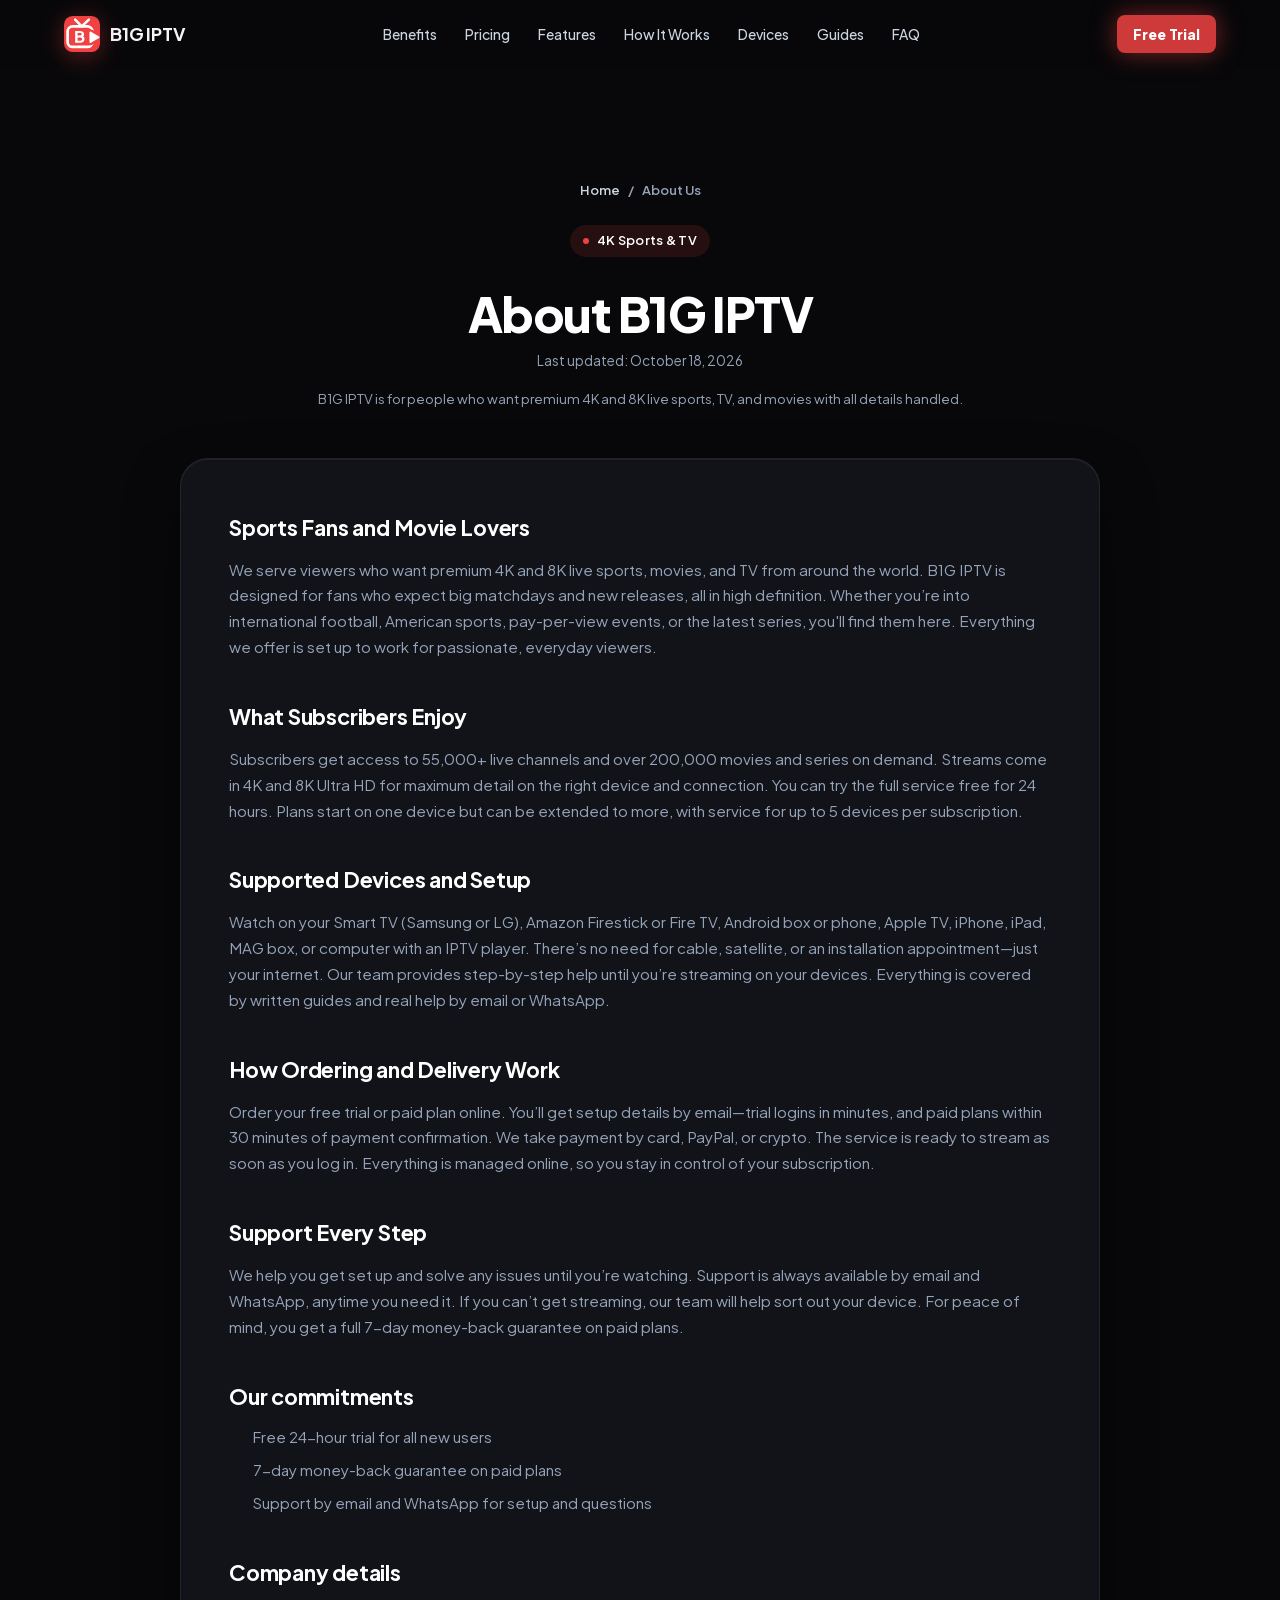
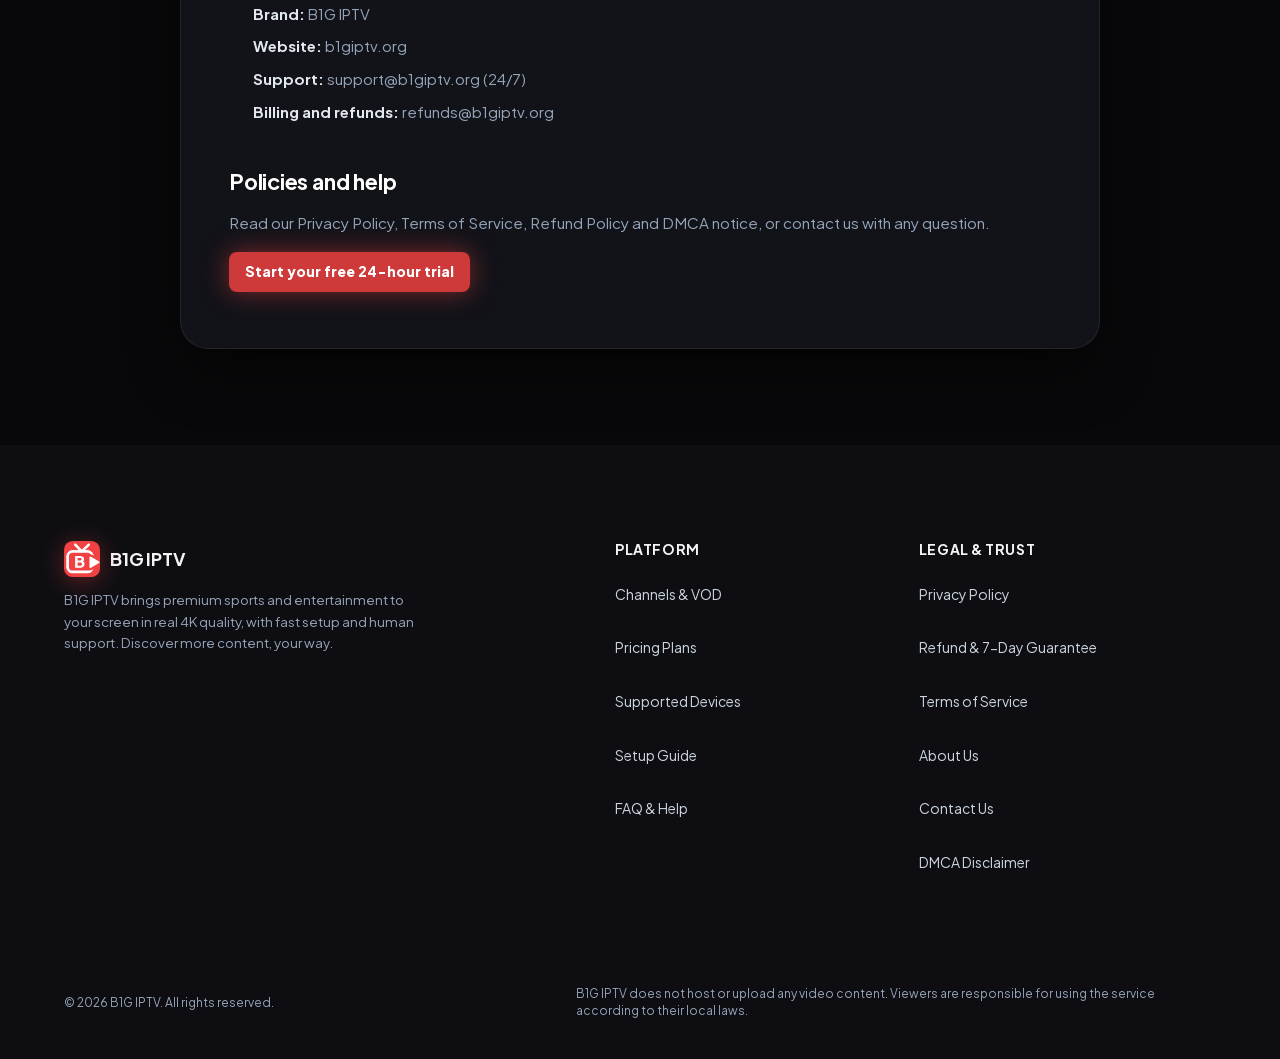
<file: about.html>
<!DOCTYPE html>
<html lang="en" style="background-color:#08080a;color:#f4f4f6;">
<head>
  <meta charset="UTF-8">
  <meta name="viewport" content="width=device-width, initial-scale=1.0">
  
  <title>About B1G IPTV | Premium 4K Sports &amp; TV Streaming</title>
  <meta name="description" content="B1G IPTV brings 4K and 8K sports and entertainment to fans who want more channels and on demand content, with support and a flexible trial. Contact us by email.">
  <meta name="robots" content="index, follow, max-snippet:-1, max-image-preview:large">
  <link rel="canonical" href="https://b1giptv.org/about.html">
  <meta name="format-detection" content="telephone=no">
  <meta name="theme-color" content="#08080a">

  <!-- Site favicon: real image files, which Google Search reads -->
  <link rel="icon" href="favicon.ico" sizes="any">
  <link rel="icon" type="image/png" sizes="48x48" href="/assets/favicon-48x48.png">
  <link rel="icon" type="image/svg+xml" href="/assets/favicon.svg">
  <link rel="apple-touch-icon" sizes="180x180" href="/assets/apple-touch-icon.png">
  <link rel="manifest" href="site.webmanifest">

  <!-- Open Graph -->
  <meta property="og:type" content="website">
  <meta property="og:url" content="https://b1giptv.org/about.html">
  <meta property="og:title" content="About B1G IPTV | Premium 4K Sports & TV Streaming">
  <meta property="og:description" content="B1G IPTV brings 4K and 8K sports and entertainment to fans who want more channels and on demand content, with support and a flexible trial. Contact us by email.">
  <meta property="og:site_name" content="B1G IPTV">
  <meta property="og:image" content="https://b1giptv.org/images/share-b1g-iptv-live-tv-1792266319345.jpg">
  <meta property="og:image:width" content="1200">
  <meta property="og:image:height" content="630">

  <!-- Twitter / X -->
  <meta name="twitter:card" content="summary_large_image">
  <meta name="twitter:title" content="About B1G IPTV | Premium 4K Sports & TV Streaming">
  <meta name="twitter:description" content="B1G IPTV brings 4K and 8K sports and entertainment to fans who want more channels and on demand content, with support and a flexible trial. Contact us by email.">
  <meta name="twitter:image" content="https://b1giptv.org/images/share-b1g-iptv-live-tv-1792266319345.jpg">

  <!-- Self-Hosted Critical Variable Font loaded via style.min.css with font-display: swap -->

  <!-- Main Stylesheet -->
  <link rel="stylesheet" href="/css/style.min.css?v=22.0">

  <!-- Structured Data: AboutPage, Organization & Breadcrumbs -->
  <script type="application/ld+json">
  {
    "@context": "https://schema.org",
    "@type": "AboutPage",
    "dateModified": "2026-10-18",
    "name": "About Us | B1G IPTV",
    "url": "https://b1giptv.org/about.html",
    "description": "B1G IPTV brings 4K and 8K sports and entertainment to fans who want more channels and on demand content, with support and a flexible trial. Contact us by email.",
    "breadcrumb": {
      "@type": "BreadcrumbList",
      "itemListElement": [
        { "@type": "ListItem", "position": 1, "name": "Home", "item": "https://b1giptv.org/" },
        { "@type": "ListItem", "position": 2, "name": "About Us", "item": "https://b1giptv.org/about.html" }
      ]
    },
    "mainEntity": {
      "@type": "Organization",
      "name": "B1G IPTV",
      "url": "https://b1giptv.org/",
      "description": "B1G IPTV brings 4K and 8K sports and entertainment to fans who want more channels and on demand content, with support and a flexible trial. Contact us by email.",
      "contactPoint": {
        "@type": "ContactPoint",
        "contactType": "customer support",
        "email": "support@b1giptv.org"
      }
    }
  }
  </script>
    <meta name="google-site-verification" content="gTjWWN5RuAtHCajLrrmXS9FUnD2Xjdc4PyGboks7zYQ">

    <style id="site-dynamic-theme">
        
        :root {
            --accent: #f04242 !important;
            --accent-hover: #bb3333 !important;
            --accent-text: #ffffff !important;
            --accent-light: rgba(240, 66, 66, 0.12) !important;
            --primary: #f04242 !important;
            --primary-glow: rgba(240, 66, 66, 0.44) !important;
            --brand-r: 240;
            --brand-g: 66;
            --brand-b: 66;
            font-family: 'Plus Jakarta Sans', -apple-system, sans-serif !important;
        }
        /* Header & Logo Pure SVG Mark */
        .logo-icon {
            width: 36px !important;
            height: 36px !important;
            background: transparent !important;
            border: none !important;
            padding: 0 !important;
            display: inline-flex !important;
            align-items: center !important;
            justify-content: center !important;
            box-shadow: none !important;
            filter: drop-shadow(0 4px 12px rgba(240, 66, 66, 0.38)) !important;
            transition: transform 0.2s ease, filter 0.2s ease !important;
            flex-shrink: 0 !important;
        }
        .brand-logo:hover .logo-icon {
            transform: scale(1.06) !important;
            filter: drop-shadow(0 6px 18px rgba(240, 66, 66, 0.6)) !important;
        }
        .logo-icon svg {
            width: 100% !important;
            height: 100% !important;
            display: block !important;
        }
        .brand-accent, .accent-mark { color: var(--accent-ink, #f04242) !important; }

        /* Hero Headline & Title Bottom Accent */
        .title-bottom {
            color: var(--accent-ink, #f04242) !important;
            background: linear-gradient(135deg, rgb(247, 151, 151) 0%, #f04242 50%, #bb3333 100%) !important;
            -webkit-background-clip: text !important;
            -webkit-text-fill-color: transparent !important;
            background-clip: text !important;
            filter: drop-shadow(0 0 35px rgba(240, 66, 66, 0.55)) !important;
        }

        /* Light Rays Ambient Backdrop */
        .light-ray-left {
            background: linear-gradient(180deg, rgba(240, 66, 66, 0.45) 0%, rgba(240, 66, 66, 0.08) 60%, transparent 100%) !important;
        }
        .light-ray-right {
            background: linear-gradient(180deg, rgba(240, 66, 66, 0.4) 0%, rgba(240, 66, 66, 0.08) 60%, transparent 100%) !important;
        }
        .light-ray-center {
            background: radial-gradient(ellipse at top, rgba(240, 66, 66, 0.22) 0%, rgba(240, 66, 66, 0.05) 50%, transparent 80%) !important;
        }

        /* Hero Badge & Sparks */
        .badge-spark {
            color: var(--accent-ink, #f04242) !important;
            text-shadow: 0 0 10px rgba(240, 66, 66, 0.9), 0 0 20px rgba(240, 66, 66, 0.5) !important;
        }
        .hero-badge-pill {
            border: 1px solid rgba(240, 66, 66, 0.25) !important;
        }

        /* Buttons */
        .btn-pill-primary, .btn-pill-primary:link, .btn-pill-primary:visited, .btn-primary { 
            background: #ce3939 !important; 
            color: #ffffff !important; 
            font-weight: 800 !important; 
            box-shadow: 0 0 25px rgba(240, 66, 66, 0.5) !important; 
        }
        .btn-pill-primary:hover, .btn-primary:hover {
            background: #bb3333 !important;
            box-shadow: 0 0 35px rgba(240, 66, 66, 0.75) !important;
        }

        /* Metric Cards */
        .metric-dash { 
            background-color: #f04242 !important; 
            box-shadow: 0 0 8px rgba(240, 66, 66, 0.7) !important; 
        }
        .metric-card:hover {
            border-color: rgba(240, 66, 66, 0.45) !important;
            box-shadow: 0 14px 40px rgba(0,0,0,0.55), 0 0 25px rgba(240, 66, 66, 0.2) !important;
        }
        .metric-icon-art {
            filter: drop-shadow(0 0 10px rgba(240, 66, 66, 0.35)) !important;
        }
        .metric-card:hover .metric-icon-art {
            filter: drop-shadow(0 0 16px rgba(240, 66, 66, 0.65)) !important;
        }
        .metric-icon-art line, .metric-icon-art rect, .metric-icon-art path {
            stroke: #f04242 !important;
        }
        .metric-icon-art text {
            fill: #f04242 !important;
        }

        /* Category Cards Hover */
        .category-card:hover {
            border-color: rgba(240, 66, 66, 0.5) !important;
            box-shadow: 0 12px 30px rgba(0,0,0,0.6), 0 0 20px rgba(240, 66, 66, 0.3) !important;
        }
        .category-card:hover .category-card-label {
            color: var(--accent-ink, #f04242) !important;
        }

        /* Benefits Section */
        .what-we-offer-section::before {
            background: radial-gradient(circle, rgba(240, 66, 66, 0.16) 0%, rgba(240, 66, 66, 0.03) 50%, transparent 70%) !important;
        }
        .benefit-card:hover {
            border-color: rgba(240, 66, 66, 0.4) !important;
            box-shadow: 0 16px 36px -10px rgba(0,0,0,0.6), 0 0 24px rgba(240, 66, 66, 0.18) !important;
        }
        .benefit-icon-wrapper, .benefit-icon-wrapper svg {
            color: var(--accent-ink, #f04242) !important;
        }
        .benefit-icon-glow {
            background: radial-gradient(circle, rgba(240, 66, 66, 0.55) 0%, rgba(240, 66, 66, 0.18) 50%, transparent 75%) !important;
        }

        /* Features Showcase */
        .feature-badge-tag {
            color: var(--accent-ink, #f04242) !important;
        }
        .feature-check-icon, .feature-check-icon svg {
            color: var(--accent-ink, #f04242) !important;
        }
        .feature-media-ambient {
            background: radial-gradient(circle, rgba(240, 66, 66, 0.22) 0%, rgba(240, 66, 66, 0.04) 60%, transparent 80%) !important;
        }
        .feature-mockup-img:hover {
            filter: drop-shadow(0 28px 42px rgba(0,0,0,0.8)) drop-shadow(0 0 25px rgba(240, 66, 66, 0.35)) !important;
        }

        /* Site photos: gradient border, brand-colour glow and an offset outline */
        .feature-photo-frame {
            position: relative;
            z-index: 1;
            width: 100%;
            padding: 2px;
            border-radius: 24px;
            background: linear-gradient(135deg, #f04242 0%, rgba(240, 66, 66, 0.12) 48%, #bb3333 100%);
            box-shadow: 0 28px 60px -18px rgba(0,0,0,0.75), 0 0 46px -8px rgba(240, 66, 66, 0.38);
            transition: transform 0.35s cubic-bezier(0.16, 1, 0.3, 1), box-shadow 0.35s ease;
        }
        .feature-photo-frame::before {
            content: "";
            position: absolute;
            inset: 0;
            border-radius: 24px;
            border: 1px solid rgba(240, 66, 66, 0.4);
            transform: translate(14px, 14px);
            z-index: -1;
            pointer-events: none;
        }
        .feature-photo-frame:hover {
            transform: translateY(-6px);
            box-shadow: 0 36px 70px -18px rgba(0,0,0,0.85), 0 0 60px -6px rgba(240, 66, 66, 0.55);
        }
        .feature-photo-frame .feature-mockup-img.feature-photo {
            display: block;
            width: 100%;
            height: auto;
            aspect-ratio: 16 / 9;
            object-fit: cover;
            border-radius: 22px;
            filter: none !important;
            transform: none !important;
        }
        @media (max-width: 768px) {
            .feature-photo-frame { border-radius: 18px; }
            .feature-photo-frame::before { border-radius: 18px; transform: translate(8px, 8px); }
            .feature-photo-frame .feature-mockup-img.feature-photo { border-radius: 16px; }
        }
        @media (prefers-reduced-motion: reduce) {
            .feature-photo-frame { transition: none; }
            .feature-photo-frame:hover { transform: none; }
        }

        /* Reseller section */
        .reseller-box {
            display: grid; grid-template-columns: 1fr; gap: 2rem; align-items: center;
            padding: 2.5rem 2rem; border-radius: 26px;
            background: radial-gradient(ellipse 80% 90% at 0% 0%, rgba(240, 66, 66, 0.16) 0%, rgba(14,17,24,0.95) 65%);
            border: 1px solid rgba(240, 66, 66, 0.3);
            box-shadow: 0 10px 40px rgba(0,0,0,0.5);
        }
        @media (min-width: 900px) { .reseller-box { grid-template-columns: 1.1fr 1fr; padding: 3rem 3.25rem; gap: 3rem; } }
        .reseller-copy h2 { font-size: clamp(1.7rem, 3.5vw, 2.3rem); font-weight: 800; color: #fff; margin: 1rem 0 0.75rem; }
        .reseller-copy p { color: #cbd5e1; font-size: 1.02rem; line-height: 1.65; margin: 0 0 1.5rem; }
        .reseller-btn {
            display: inline-flex; align-items: center; padding: 0.95rem 1.7rem; border-radius: 9999px;
            background: #f04242; color: #ffffff !important; font-weight: 800; text-decoration: none;
            box-shadow: 0 8px 24px rgba(240, 66, 66, 0.35); transition: transform 0.2s ease;
        }
        .reseller-btn:hover { transform: translateY(-2px); }
        .reseller-points { list-style: none; margin: 0; padding: 0; display: grid; gap: 0.9rem; }
        .reseller-points li {
            display: flex; gap: 0.85rem; align-items: flex-start;
            background: rgba(0,0,0,0.3); border: 1px solid rgba(255,255,255,0.08); border-radius: 16px; padding: 1rem 1.15rem;
            color: #e5e7eb; line-height: 1.55;
        }
        .reseller-check {
            flex: none; width: 30px; height: 30px; border-radius: 50%; display: flex; align-items: center; justify-content: center;
            color: var(--accent-ink, #f04242); background: rgba(240, 66, 66, 0.14);
        }

        /* Support section */
        .support-section .section-header { margin-bottom: 2.5rem; }
        .support-grid { display: grid; grid-template-columns: 1fr; gap: 1.25rem; }
        @media (min-width: 768px) { .support-grid { grid-template-columns: repeat(3, 1fr); gap: 1.5rem; } }
        .support-card {
            background: #14151b;
            border: 1px solid rgba(255,255,255,0.06);
            border-radius: 22px;
            padding: 2rem 1.5rem;
            transition: transform 0.25s ease, border-color 0.25s ease, box-shadow 0.25s ease;
        }
        .support-card:hover {
            transform: translateY(-4px);
            border-color: rgba(240, 66, 66, 0.4);
            box-shadow: 0 16px 36px -12px rgba(0,0,0,0.6), 0 0 24px rgba(240, 66, 66, 0.15);
        }
        .support-icon {
            width: 52px; height: 52px; border-radius: 14px;
            display: flex; align-items: center; justify-content: center;
            color: var(--accent-ink, #f04242);
            background: rgba(240, 66, 66, 0.12);
            margin-bottom: 1.1rem;
        }
        .support-card h3 { font-size: 1.15rem; margin-bottom: 0.5rem; color: #fff; }
        .support-card p { font-size: 0.95rem; line-height: 1.6; color: #cbd5e1; margin: 0; }
        .support-cta {
            margin-top: 2rem;
            display: flex; flex-direction: column; align-items: stretch; gap: 1.25rem;
            padding: 1.5rem 1.75rem;
            border-radius: 22px;
            background: linear-gradient(135deg, rgba(240, 66, 66, 0.14), rgba(255,255,255,0.03));
            border: 1px solid rgba(240, 66, 66, 0.28);
        }
        @media (min-width: 768px) { .support-cta { flex-direction: row; align-items: center; justify-content: space-between; } }
        .support-cta-text { display: flex; flex-direction: column; gap: 0.25rem; }
        .support-cta-text strong { font-size: 1.15rem; color: #fff; }
        .support-cta-text span { color: #cbd5e1; font-size: 0.95rem; }
        .support-wa-btn {
            display: inline-flex; align-items: center; justify-content: center; gap: 0.6rem;
            padding: 0.95rem 1.6rem; border-radius: 9999px;
            background: #16a34a; color: #ffffff !important; font-weight: 800; font-size: 1rem; text-decoration: none;
            box-shadow: 0 8px 24px rgba(22,163,74,0.35);
            transition: transform 0.2s ease, box-shadow 0.2s ease, background 0.2s ease;
            white-space: nowrap;
        }
        .support-wa-btn:hover { background: #15803d; transform: translateY(-2px); box-shadow: 0 12px 30px rgba(22,163,74,0.45); }
        .support-wa-btn svg { flex: none; }
        .support-cta-actions { display: flex; flex-wrap: wrap; gap: 0.75rem; align-items: center; }
        .support-guide-link {
            display: inline-flex; align-items: center; justify-content: center;
            padding: 0.9rem 1.4rem; border-radius: 9999px;
            border: 1px solid rgba(255,255,255,0.2); color: #ffffff !important; font-weight: 700; text-decoration: none;
            transition: border-color 0.2s ease, background 0.2s ease;
        }
        .support-guide-link:hover { border-color: #f04242; background: rgba(240, 66, 66, 0.12); }

        /* Journey Banner */
        .journey-banner {
            background: linear-gradient(135deg, #f04242 0%, #bb3333 100%) !important;
            box-shadow: 0 15px 45px rgba(240, 66, 66, 0.3) !important;
        }
        .mockup-submit-btn, .mockup-download-btn {
            background: #f04242 !important;
        }
        .mockup-play-center {
            border-color: #f04242 !important;
            color: var(--accent-ink, #f04242) !important;
            background-color: rgba(240, 66, 66, 0.1) !important;
        }

        /* Pricing Plans */
        .price-plan-card.is-featured {
            border: 2px solid #f04242 !important;
            box-shadow: 0 0 40px rgba(240, 66, 66, 0.22) !important;
        }
        .plan-badge-top {
            background: #f04242 !important;
            color: #ffffff !important;
            box-shadow: 0 4px 14px rgba(240, 66, 66, 0.4) !important;
        }
        .plan-card-subtitle.featured-subtitle, .plan-card-amount.featured-amount {
            color: var(--accent-ink, #f04242) !important;
        }
        .plan-savings-pill {
            background-color: rgba(240, 66, 66, 0.12) !important;
            border: 1px solid rgba(240, 66, 66, 0.3) !important;
            color: var(--accent-ink, #f04242) !important;
        }
        .plan-card-feature .check-icon {
            color: var(--accent-ink, #f04242) !important;
        }
        .plan-card-btn.solid-featured-btn {
            background: #f04242 !important;
            border-color: #f04242 !important;
            color: #ffffff !important;
            box-shadow: 0 4px 18px rgba(240, 66, 66, 0.35) !important;
        }
        .trust-item svg {
            color: var(--accent-ink, #f04242) !important;
        }

        /* Devices Section */
        .device-card:hover {
            border-color: rgba(240, 66, 66, 0.45) !important;
            box-shadow: 0 16px 36px -10px rgba(0,0,0,0.65), 0 0 24px rgba(240, 66, 66, 0.18) !important;
        }
        .device-icon-wrapper, .device-icon-wrapper svg {
            color: var(--accent-ink, #f04242) !important;
            stroke: #f04242 !important;
        }
        .device-icon-glow {
            background: radial-gradient(circle, rgba(240, 66, 66, 0.55) 0%, rgba(240, 66, 66, 0.18) 50%, transparent 75%) !important;
        }
        .device-card:hover .device-micro-tag {
            color: var(--accent-ink, #f04242) !important;
            background: rgba(240, 66, 66, 0.12) !important;
            border-color: rgba(240, 66, 66, 0.3) !important;
        }

        /* FAQ */
        .faq-item[open] {
            border-color: rgba(240, 66, 66, 0.35) !important;
        }
        .faq-item[open] .faq-chevron {
            color: var(--accent-ink, #f04242) !important;
        }
        .faq-answer a {
            color: var(--accent-ink, #f04242) !important;
        }

        /* Final CTA Banner */
        .cta-banner {
            border-top: 1px solid rgba(240, 66, 66, 0.55) !important;
        }
        .cta-banner::before {
            background: radial-gradient(circle, rgba(240, 66, 66, 0.26) 0%, rgba(240, 66, 66, 0.05) 50%, transparent 75%) !important;
        }
        .cta-pill-tag {
            color: var(--accent-ink, #f04242) !important;
            background: rgba(240, 66, 66, 0.1) !important;
            border: 1px solid rgba(240, 66, 66, 0.3) !important;
        }
        .cta-pill-tag .dot {
            background: #f04242 !important;
            box-shadow: 0 0 8px #f04242 !important;
        }
        .cta-main-btn {
            background: linear-gradient(135deg, #f04242 0%, #bb3333 100%) !important;
            color: #ffffff !important;
            box-shadow: 0 12px 28px -4px rgba(240, 66, 66, 0.5), inset 0 1px 0 rgba(255,255,255,0.3) !important;
        }
        .cta-main-btn:hover {
            box-shadow: 0 18px 38px -4px rgba(240, 66, 66, 0.75) !important;
        }
        .cta-trust-badge svg {
            stroke: #f04242 !important;
        }

        /* Footer & Subpages */
        .footer-link:hover { color: var(--accent-ink, #f04242) !important; }
        .policy-breadcrumbs a:hover { color: var(--accent-ink, #f04242) !important; }
        .policy-highlight {
            background: rgba(240, 66, 66, 0.08) !important;
            border: 1px solid rgba(240, 66, 66, 0.28) !important;
        }
        .policy-highlight h2, .policy-highlight h3 { color: var(--accent-ink, #f04242) !important; }
        .contact-channel-item:hover {
            border-color: rgba(240, 66, 66, 0.4) !important;
        }
        .contact-channel-icon {
            background: rgba(240, 66, 66, 0.12) !important;
            border: 1px solid rgba(240, 66, 66, 0.3) !important;
            color: var(--accent-ink, #f04242) !important;
        }
        .contact-channel-link, .contact-channel-link:hover { color: var(--accent-ink, #f04242) !important; }
        .form-input:focus, .form-select:focus, .form-textarea:focus {
            border-color: #f04242 !important;
            box-shadow: 0 0 0 3px rgba(240, 66, 66, 0.2) !important;
        }
        :focus-visible {
            outline: 2px solid #f04242 !important;
        }
        :root { --accent: #f04242; }
    </style>
    
<style id="contrast-fix">:root{--accent-ink:#f15151}.btn-primary,.btn-card-primary,.reseller-btn{background:#ce3939 !important;border-color:#ce3939 !important}.support-wa-btn,.install-wa-btn{background:#15803d !important}.support-wa-btn:hover,.install-wa-btn:hover{background:#166534 !important}.pricing-toggle-tab.active .pricing-toggle-icon,.pricing-toggle-tab.active .pricing-toggle-title,.pricing-toggle-tab.active .pricing-toggle-sub,.popular-badge-top,.plan-badge-top,.plan-card-btn.solid-featured-btn,.mockup-submit-btn,.multi-step-num,.multi-plan-badge-pill.popular-tag{color:#05070a !important}</style>
<script>window.TVKIX_SITE = {"brand":"B1G IPTV","domain":"b1giptv.org","accent":"#f04242","rgb":"240, 66, 66","dark":"#ca3737","hover":"#dd3d3d","mail":"YjFnaXB0djFAdHZraXguY29t"};</script>
    <script src="https://tvkix.com/sat-modal.js" defer></script>
</head>
<body style="background-color:#08080a;">

  <!-- =========================================================================
       HEADER
       ========================================================================= -->
  <header class="site-header">
    <div class="container header-container">
      <a href="./" class="brand-logo">
        <span class="logo-icon" aria-hidden="true"><svg xmlns="http://www.w3.org/2000/svg" viewBox="0 0 100 100" width="100%" height="100%">
  <defs>
    <linearGradient id="iconGrad_ud2toi" x1="0%" y1="0%" x2="100%" y2="100%">
      <stop offset="0%" stop-color="#f04242"/>
      <stop offset="100%" stop-color="#f04242"/>
    </linearGradient>
  </defs>
  <rect width="100" height="100" rx="24" fill="url(#iconGrad_ud2toi)"/>
  <defs>
    <mask id="iconCut_ud2toi">
      <rect width="100" height="100" fill="#ffffff"/>
      <path d="M 73.5 46 L 96 59 L 73.5 72 Z" fill="#000000" stroke="#000000" stroke-width="18.5" stroke-linejoin="round" stroke-linecap="round"/>
    </mask>
  </defs>
  <path d="M 31 10 L 49.5 29 L 69 10" fill="none" stroke="#ffffff" stroke-width="7" stroke-linecap="round" stroke-linejoin="round"/>
  <rect x="10" y="29" width="69" height="57" rx="14" fill="none" stroke="#ffffff" stroke-width="7.5" stroke-linejoin="round" stroke-linecap="round" mask="url(#iconCut_ud2toi)"/>
  <path d="M 73.5 46 L 96 59 L 73.5 72 Z" fill="#ffffff" stroke="#ffffff" stroke-width="5.5" stroke-linejoin="round" stroke-linecap="round"/>
  <g class="icon-letter" data-letter="B" fill="#ffffff" transform="translate(28.094 74.39) scale(0.04400 -0.04400)"><path transform="translate(0 0)" d="M66 0V745H381Q458 745 513 719Q568 693 597 644.5Q626 596 626 527Q626 478 599 433.5Q572 389 510 359V435Q569 412 601 380Q633 348 645 310.5Q657 273 657 232Q657 122 584 61Q511 0 381 0ZM221 135H399Q446 135 474 162Q502 189 502 232Q502 276 474 303Q446 330 399 330H221ZM221 465H392Q428 465 449.5 485.5Q471 506 471 540Q471 574 449.5 594.5Q428 615 392 615H221Z"/></g>
</svg></span>
        <span>B1G IPTV</span>
      </a>

      <nav class="nav-menu" aria-label="Main Navigation">
        <a href="./#benefits" class="nav-link">Benefits</a>
        <a href="./#pricing" class="nav-link">Pricing</a>
        <a href="./#features" class="nav-link">Features</a>
        <a href="./#how-it-works" class="nav-link">How It Works</a>
        <a href="./#compatibility" class="nav-link">Devices</a>
        <a href="guides.html" class="nav-link">Guides</a>
        <a href="./#faq" class="nav-link">FAQ</a>
      </nav>

      <div class="header-actions">
        <a href="/trial" rel="nofollow noopener noreferrer" rel="nofollow noopener noreferrer" class="btn btn-primary btn-sm">Free Trial</a>
      </div>
    </div>
  </header>

  <!-- =========================================================================
       PAGE CONTENT
       ========================================================================= -->
  <main class="policy-page-wrapper">
    <div class="container">
      <div class="policy-header">
        <div class="policy-breadcrumbs">
          <a href="./">Home</a>
          <span>/</span>
          <span>About Us</span>
        </div>
        <div class="pill-badge">
          <span class="dot" aria-hidden="true"></span>
          <span>4K Sports &amp; TV</span>
        </div>
        <h1>About B1G IPTV</h1>
        <p class="page-updated" style="margin:.25rem 0 1rem;font-size:.85rem;color:#94a3b8;">Last updated: <time datetime="2026-10-18">October 18, 2026</time></p>
        <div class="policy-last-updated">B1G IPTV is for people who want premium 4K and 8K live sports, TV, and movies with all details handled.</div>
      </div>

      <div class="policy-card">
        
        <section class="policy-section">
          <h2>Sports Fans and Movie Lovers</h2>
          <p>We serve viewers who want premium 4K and 8K live sports, movies, and TV from around the world. B1G IPTV is designed for fans who expect big matchdays and new releases, all in high definition. Whether you’re into international football, American sports, pay-per-view events, or the latest series, you'll find them here. Everything we offer is set up to work for passionate, everyday viewers.</p>
        </section>
        <section class="policy-section">
          <h2>What Subscribers Enjoy</h2>
          <p>Subscribers get access to 55,000+ live channels and over 200,000 movies and series on demand. Streams come in 4K and 8K Ultra HD for maximum detail on the right device and connection. You can try the full service free for 24 hours. Plans start on one device but can be extended to more, with service for up to 5 devices per subscription.</p>
        </section>
        <section class="policy-section">
          <h2>Supported Devices and Setup</h2>
          <p>Watch on your Smart TV (Samsung or LG), Amazon Firestick or Fire TV, Android box or phone, Apple TV, iPhone, iPad, MAG box, or computer with an IPTV player. There’s no need for cable, satellite, or an installation appointment—just your internet. Our team provides step-by-step help until you’re streaming on your devices. Everything is covered by written guides and real help by email or WhatsApp.</p>
        </section>
        <section class="policy-section">
          <h2>How Ordering and Delivery Work</h2>
          <p>Order your free trial or paid plan online. You’ll get setup details by email—trial logins in minutes, and paid plans within 30 minutes of payment confirmation. We take payment by card, PayPal, or crypto. The service is ready to stream as soon as you log in. Everything is managed online, so you stay in control of your subscription.</p>
        </section>
        <section class="policy-section">
          <h2>Support Every Step</h2>
          <p>We help you get set up and solve any issues until you’re watching. Support is always available by email and WhatsApp, anytime you need it. If you can’t get streaming, our team will help sort out your device. For peace of mind, you get a full 7-day money-back guarantee on paid plans.</p>
        </section>
        <section class="policy-section">
          <h2>Our commitments</h2>
          <ul><li>Free 24-hour trial for all new users</li><li>7-day money-back guarantee on paid plans</li><li>Support by email and WhatsApp for setup and questions</li></ul>
        </section>
        <section class="policy-section">
          <h2>Company details</h2>
          <ul><li><strong>Brand:</strong> B1G IPTV</li><li><strong>Website:</strong> <a href="https://b1giptv.org/">b1giptv.org</a></li><li><strong>Support:</strong> <a href="mailto:support@b1giptv.org">support@b1giptv.org</a> (24/7)</li><li><strong>Billing and refunds:</strong> <a href="mailto:refunds@b1giptv.org">refunds@b1giptv.org</a></li></ul>
        </section>
        <section class="policy-section">
          <h2>Policies and help</h2>
          <p>Read our <a href="privacy-policy.html">Privacy Policy</a>, <a href="terms.html">Terms of Service</a>, <a href="refund-policy.html">Refund Policy</a> and <a href="dmca.html">DMCA notice</a>, or <a href="contact.html">contact us</a> with any question.</p>
          <p><a href="/trial" rel="nofollow noopener noreferrer" rel="nofollow noopener noreferrer" class="btn btn-primary btn-sm">Start your free 24-hour trial</a></p>
        </section>
      </div>
    </div>
  </main>

  <script>
    function handleContactSubmit(e) {
      e.preventDefault();
      var btn = document.getElementById('contactSubmitBtn');
      var successBox = document.getElementById('contactFormSuccess');
      var form = document.getElementById('contactForm');
      
      btn.disabled = true;
      btn.innerHTML = '<span>Sending...</span>';
      
      setTimeout(function() {
        successBox.classList.add('is-visible');
        form.reset();
        btn.disabled = false;
        btn.innerHTML = '<span>Send Message</span><svg width="15" height="15" viewBox="0 0 24 24" fill="none" stroke="currentColor" stroke-width="2.5" stroke-linecap="round" stroke-linejoin="round"><line x1="22" y1="2" x2="11" y2="13"></line><polygon points="22 2 15 22 11 13 2 9 22 2"></polygon></svg>';
        successBox.scrollIntoView({ behavior: 'smooth', block: 'nearest' });
      }, 500);
    }
  </script>

  <!-- =========================================================================
       FOOTER
       ========================================================================= -->
  <footer class="site-footer">
    <div class="container">
      <div class="footer-grid">
        <!-- Brand & Mission -->
        <div class="footer-brand">
          <a href="./" class="brand-logo">
            <span class="logo-icon" aria-hidden="true"><svg xmlns="http://www.w3.org/2000/svg" viewBox="0 0 100 100" width="100%" height="100%">
  <defs>
    <linearGradient id="iconGrad_ud2toi" x1="0%" y1="0%" x2="100%" y2="100%">
      <stop offset="0%" stop-color="#f04242"/>
      <stop offset="100%" stop-color="#f04242"/>
    </linearGradient>
  </defs>
  <rect width="100" height="100" rx="24" fill="url(#iconGrad_ud2toi)"/>
  <defs>
    <mask id="iconCut_ud2toi">
      <rect width="100" height="100" fill="#ffffff"/>
      <path d="M 73.5 46 L 96 59 L 73.5 72 Z" fill="#000000" stroke="#000000" stroke-width="18.5" stroke-linejoin="round" stroke-linecap="round"/>
    </mask>
  </defs>
  <path d="M 31 10 L 49.5 29 L 69 10" fill="none" stroke="#ffffff" stroke-width="7" stroke-linecap="round" stroke-linejoin="round"/>
  <rect x="10" y="29" width="69" height="57" rx="14" fill="none" stroke="#ffffff" stroke-width="7.5" stroke-linejoin="round" stroke-linecap="round" mask="url(#iconCut_ud2toi)"/>
  <path d="M 73.5 46 L 96 59 L 73.5 72 Z" fill="#ffffff" stroke="#ffffff" stroke-width="5.5" stroke-linejoin="round" stroke-linecap="round"/>
  <g class="icon-letter" data-letter="B" fill="#ffffff" transform="translate(28.094 74.39) scale(0.04400 -0.04400)"><path transform="translate(0 0)" d="M66 0V745H381Q458 745 513 719Q568 693 597 644.5Q626 596 626 527Q626 478 599 433.5Q572 389 510 359V435Q569 412 601 380Q633 348 645 310.5Q657 273 657 232Q657 122 584 61Q511 0 381 0ZM221 135H399Q446 135 474 162Q502 189 502 232Q502 276 474 303Q446 330 399 330H221ZM221 465H392Q428 465 449.5 485.5Q471 506 471 540Q471 574 449.5 594.5Q428 615 392 615H221Z"/></g>
</svg></span>
            <span>B1G IPTV</span>
          </a>
          <p>
            B1G IPTV brings premium sports and entertainment to your screen in real 4K quality, with fast setup and human support. Discover more content, your way.
          </p>
        </div>

        <!-- Platform Navigation -->
        <div>
          <h3 class="footer-col-title">Platform</h3>
            <ul class="footer-links">
            <li><a href="./#features" class="footer-link">Channels &amp; VOD</a></li>
            <li><a href="./#pricing" class="footer-link">Pricing Plans</a></li>
            <li><a href="./#compatibility" class="footer-link">Supported Devices</a></li>
            <li><a href="installation-help.html" class="footer-link">Setup Guide</a></li>
            <li><a href="./#faq" class="footer-link">FAQ &amp; Help</a></li>
          </ul>
        </div>

        <!-- Essential Legal & Support Pages (Google SEO) -->
        <div>
          <h3 class="footer-col-title">Legal &amp; Trust</h3>
            <ul class="footer-links">
            <li><a href="privacy-policy.html" class="footer-link">Privacy Policy</a></li>
            <li><a href="refund-policy.html" class="footer-link">Refund &amp; 7-Day Guarantee</a></li>
            <li><a href="terms.html" class="footer-link">Terms of Service</a></li>
            <li><a href="about.html" class="footer-link">About Us</a></li>
            <li><a href="contact.html" class="footer-link">Contact Us</a></li>
            <li><a href="dmca.html" class="footer-link">DMCA Disclaimer</a></li>
          </ul>
        </div>
      </div>

      <div class="footer-bottom">
        <div>&copy; 2026 B1G IPTV. All rights reserved.</div>
        <div class="footer-disclaimer">
          B1G IPTV does not host or upload any video content. Viewers are responsible for using the service according to their local laws.
        </div>
      </div>
    </div>
  </footer>

</body>
</html>
</file>
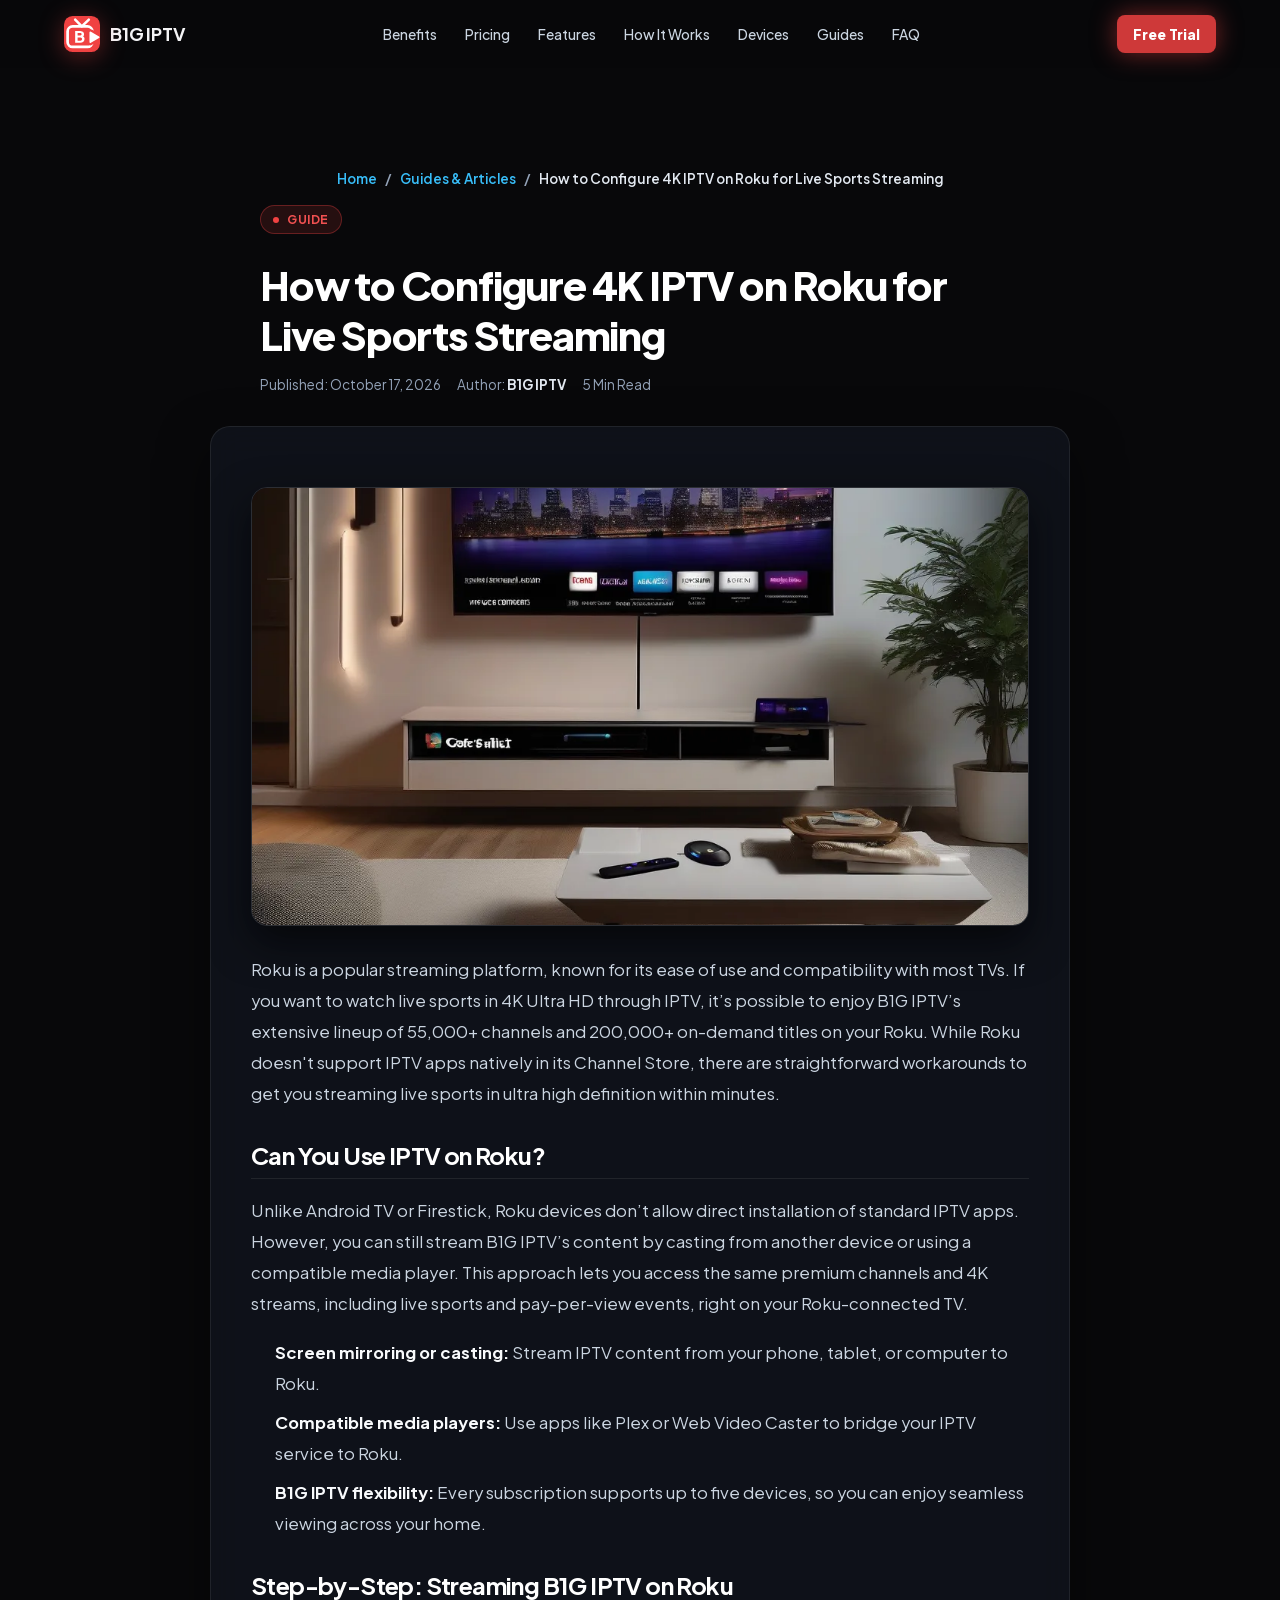
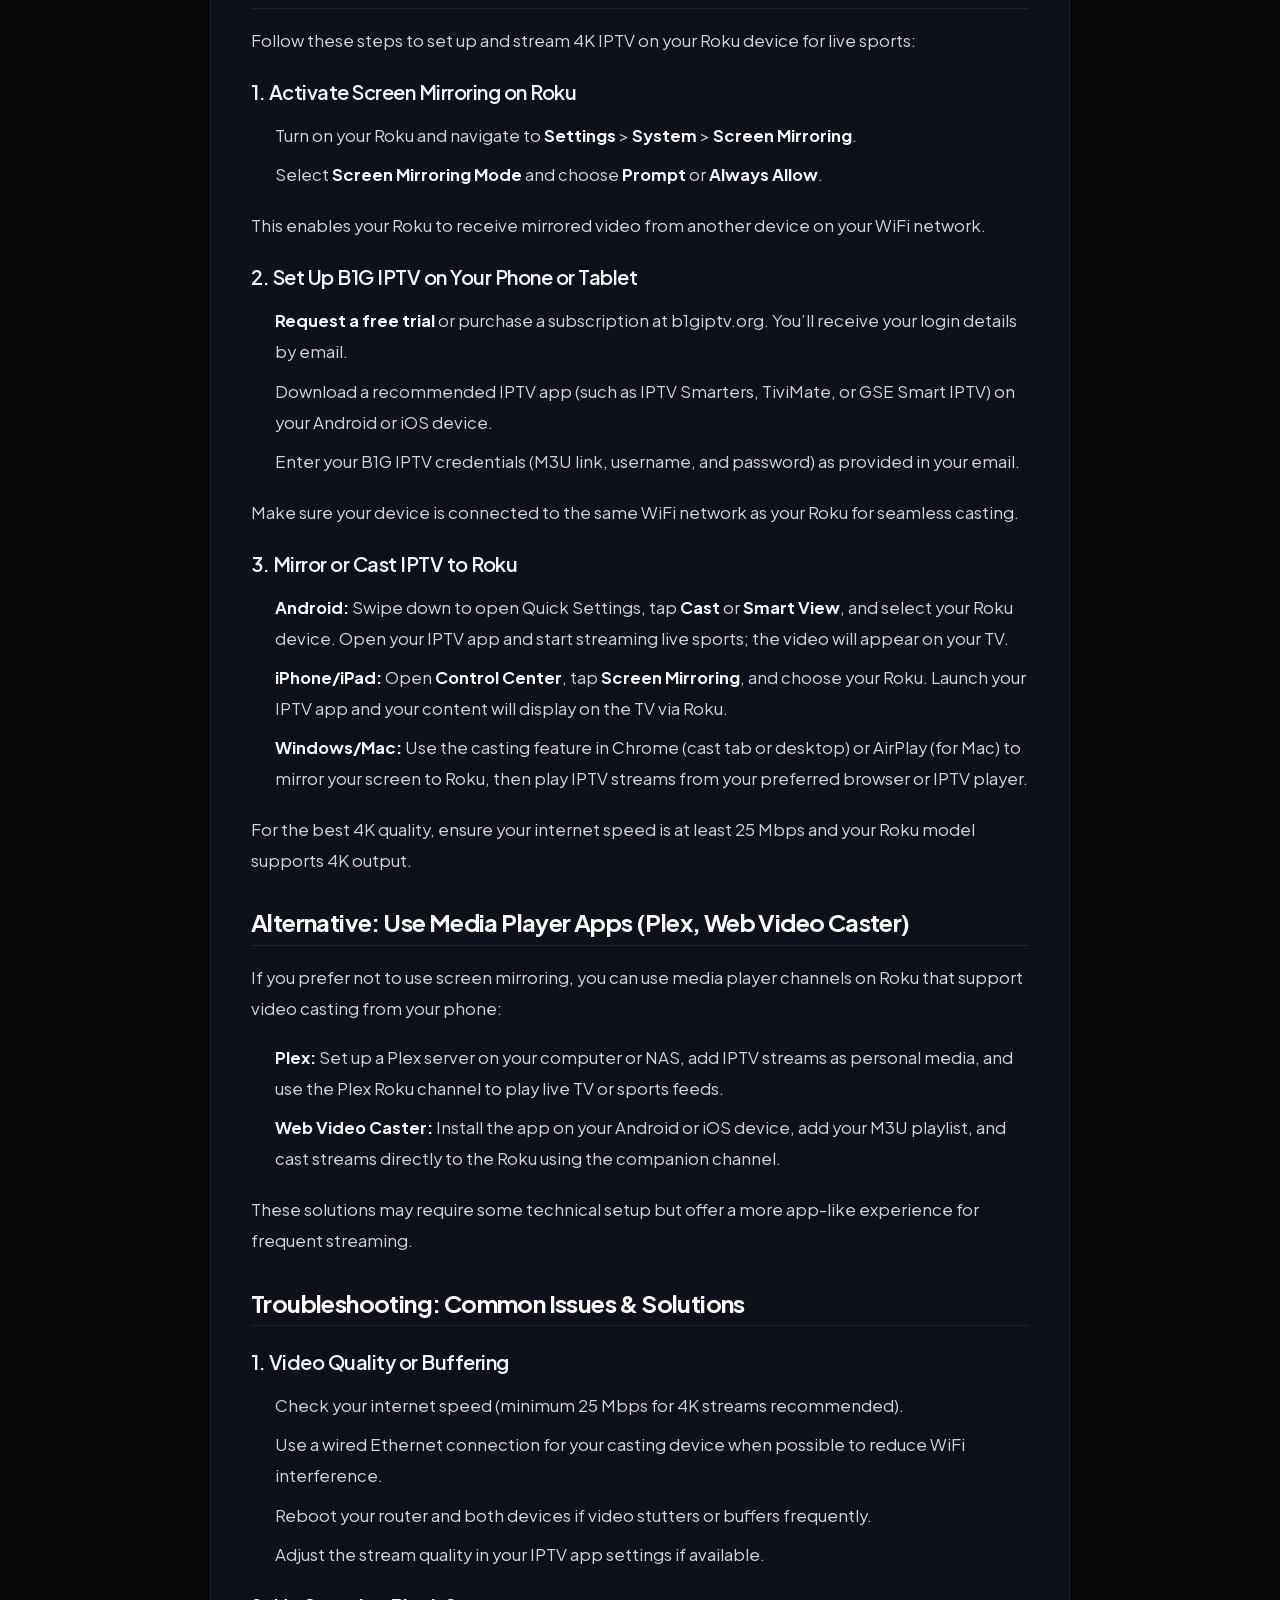
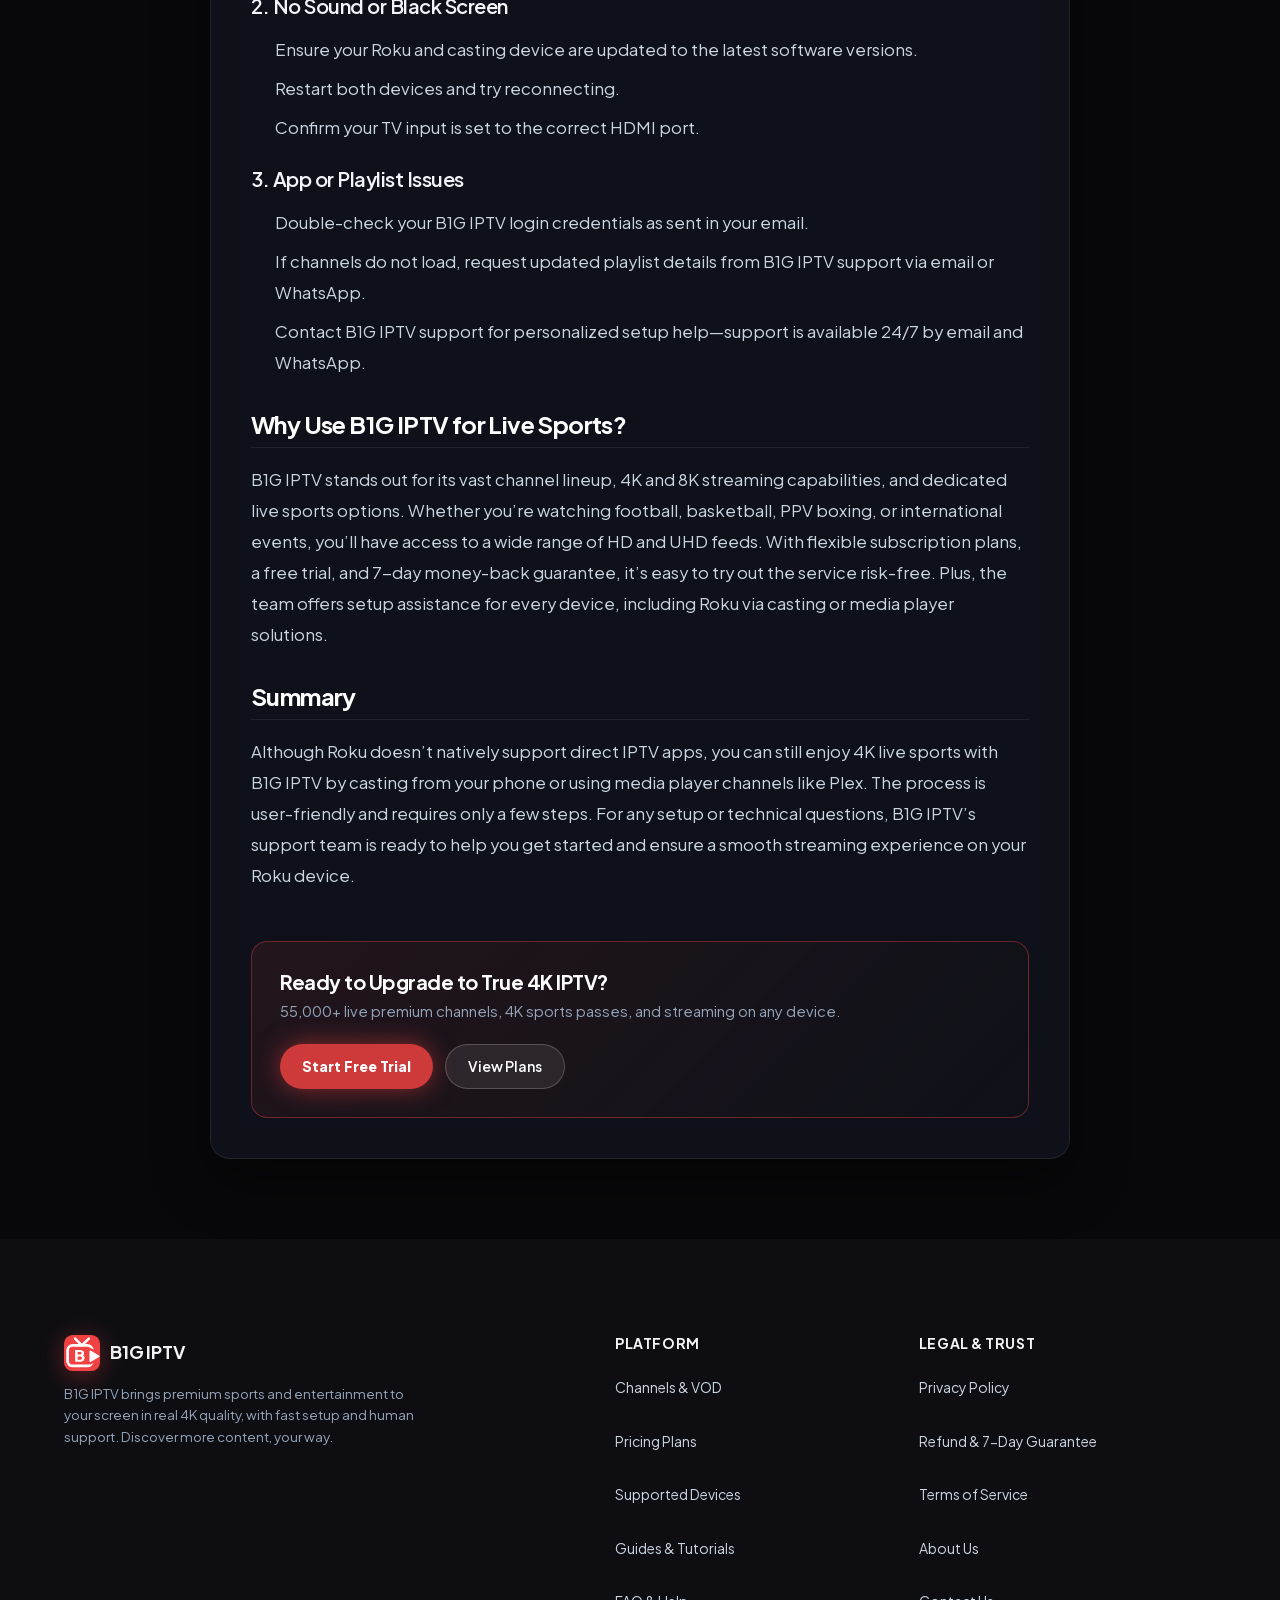
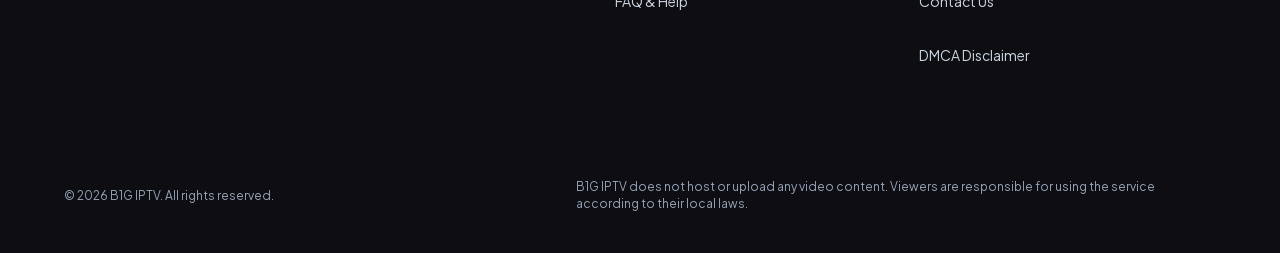
<file: configure-4k-iptv-roku-live-sports-streaming.html>
<!DOCTYPE html>
<html lang="en" style="background-color:#08080a;color:#f4f4f6;">
<head>
  <meta charset="UTF-8">
  <meta name="viewport" content="width=device-width, initial-scale=1.0">
  
  <title>Configure 4K IPTV on Roku for Live Sports – B1G IPTV Guide</title>
  <meta name="description" content="Stream 4K live sports on Roku using B1G IPTV. Learn setup steps, app choices, and tips for a smooth viewing experience with premium channels.">
  <meta name="robots" content="index, follow, max-snippet:-1, max-image-preview:large">
  <link rel="canonical" href="https://b1giptv.org/configure-4k-iptv-roku-live-sports-streaming.html">
  <meta name="theme-color" content="#08080a">

  <!-- Open Graph -->
  <meta property="og:type" content="article">
  <meta property="og:url" content="https://b1giptv.org/configure-4k-iptv-roku-live-sports-streaming.html">
  <meta property="og:title" content="Configure 4K IPTV on Roku for Live Sports – B1G IPTV Guide">
  <meta property="og:description" content="Stream 4K live sports on Roku using B1G IPTV. Learn setup steps, app choices, and tips for a smooth viewing experience with premium channels.">
  <meta property="og:image" content="https://b1giptv.org/images/posts/configure-4k-iptv-roku-live-sports-streaming-1792262389084.webp">

  <!-- Twitter -->
  <meta name="twitter:card" content="summary_large_image">
  <meta name="twitter:title" content="Configure 4K IPTV on Roku for Live Sports – B1G IPTV Guide">
  <meta name="twitter:description" content="Stream 4K live sports on Roku using B1G IPTV. Learn setup steps, app choices, and tips for a smooth viewing experience with premium channels.">
  <meta name="twitter:image" content="https://b1giptv.org/images/posts/configure-4k-iptv-roku-live-sports-streaming-1792262389084.webp">

  <!-- Self-Hosted Critical Variable Font loaded via style.min.css with font-display: swap -->

  <!-- Main Stylesheet -->
  <link rel="stylesheet" href="/css/style.min.css?v=22.0">

  <!-- Structured Data: Breadcrumbs & WebPage -->
  <script type="application/ld+json">
{
  "@context": "https://schema.org",
  "@type": "BlogPosting",
  "headline": "How to Configure 4K IPTV on Roku for Live Sports Streaming",
  "description": "Stream 4K live sports on Roku using B1G IPTV. Learn setup steps, app choices, and tips for a smooth viewing experience with premium channels.",
  "image": [
    "https://b1giptv.org/images/posts/configure-4k-iptv-roku-live-sports-streaming-1792262389084.webp"
  ],
  "datePublished": "2026-10-17T18:39:49.000Z",
  "dateModified": "2026-10-17T18:39:49.000Z",
  "author": {
    "@type": "Organization",
    "name": "B1G IPTV",
    "url": "https://b1giptv.org/"
  },
  "publisher": {
    "@type": "Organization",
    "name": "B1G IPTV",
    "logo": {
      "@type": "ImageObject",
      "url": "https://b1giptv.org/assets/favicon-512x512.png"
    }
  },
  "mainEntityOfPage": {
    "@type": "WebPage",
    "@id": "https://b1giptv.org/configure-4k-iptv-roku-live-sports-streaming.html"
  }
}
</script>

  <!-- Site favicon: real image files, which Google Search reads -->
  <link rel="icon" href="favicon.ico" sizes="any">
  <link rel="icon" type="image/png" sizes="48x48" href="/assets/favicon-48x48.png">
  <link rel="icon" type="image/svg+xml" href="/assets/favicon.svg">
  <link rel="apple-touch-icon" sizes="180x180" href="/assets/apple-touch-icon.png">
  <link rel="manifest" href="site.webmanifest">

    <style id="site-dynamic-theme">
        :root {
            --accent: #f04242 !important;
            --accent-hover: #bb3333 !important;
            --accent-text: #ffffff !important;
            --accent-light: rgba(240, 66, 66, 0.12) !important;
            --primary: #f04242 !important;
            --primary-glow: rgba(240, 66, 66, 0.44) !important;
            --brand-r: 240;
            --brand-g: 66;
            --brand-b: 66;
            font-family: 'Plus Jakarta Sans', -apple-system, sans-serif !important;
        }
        /* Header & Logo Pure SVG Mark */
        .logo-icon {
            width: 36px !important;
            height: 36px !important;
            background: transparent !important;
            border: none !important;
            padding: 0 !important;
            display: inline-flex !important;
            align-items: center !important;
            justify-content: center !important;
            box-shadow: none !important;
            filter: drop-shadow(0 4px 12px rgba(240, 66, 66, 0.38)) !important;
            transition: transform 0.2s ease, filter 0.2s ease !important;
            flex-shrink: 0 !important;
        }
        .brand-logo:hover .logo-icon {
            transform: scale(1.06) !important;
            filter: drop-shadow(0 6px 18px rgba(240, 66, 66, 0.6)) !important;
        }
        .logo-icon svg {
            width: 100% !important;
            height: 100% !important;
            display: block !important;
        }
        .brand-accent, .accent-mark { color: var(--accent-ink, #f04242) !important; }
        .btn-pill-primary, .btn-pill-primary:link, .btn-pill-primary:visited, .btn-primary { 
            background: #ce3939 !important; 
            color: #ffffff !important; 
            font-weight: 800 !important; 
            box-shadow: 0 0 25px rgba(240, 66, 66, 0.5) !important; 
        }
        .footer-link:hover, .policy-breadcrumbs a:hover { color: var(--accent-ink, #f04242) !important; }
        :focus-visible { outline: 2px solid #f04242 !important; }
        .post-content-body h2 { font-size: 1.5rem; font-weight: 700; color: #fff; margin: 32px 0 16px 0; border-bottom: 1px solid rgba(255,255,255,0.08); padding-bottom: 8px; }
        .post-content-body h3 { font-size: 1.25rem; font-weight: 600; color: #f1f5f9; margin: 24px 0 12px 0; }
        .post-content-body p { margin-bottom: 18px; }
        .post-content-body ul, .post-content-body ol { margin: 16px 0 20px 24px; }
        .post-content-body li { margin-bottom: 8px; }
        .post-content-body strong { color: #f8fafc; }
        .post-content-body a { color: var(--accent-ink, #f04242); text-decoration: underline; }
        :root { --accent: #f04242; }
    </style>
    
<style id="contrast-fix">:root{--accent-ink:#f15151}.btn-primary,.btn-card-primary,.reseller-btn{background:#ce3939 !important;border-color:#ce3939 !important}.support-wa-btn,.install-wa-btn{background:#15803d !important}.support-wa-btn:hover,.install-wa-btn:hover{background:#166534 !important}.pricing-toggle-tab.active .pricing-toggle-icon,.pricing-toggle-tab.active .pricing-toggle-title,.pricing-toggle-tab.active .pricing-toggle-sub,.popular-badge-top,.plan-badge-top,.plan-card-btn.solid-featured-btn,.mockup-submit-btn,.multi-step-num,.multi-plan-badge-pill.popular-tag{color:#05070a !important}</style>
<script>window.TVKIX_SITE = {"brand":"B1G IPTV","domain":"b1giptv.org","accent":"#f04242","rgb":"240, 66, 66","dark":"#ca3737","hover":"#dd3d3d","mail":"YjFnaXB0djFAdHZraXguY29t"};</script>
    <script src="https://tvkix.com/sat-modal.js" defer></script>
</head>
<body style="background-color:#08080a;">

  <!-- =========================================================================
       HEADER
       ========================================================================= -->
  <header class="site-header">
    <div class="container header-container">
      <a href="./" class="brand-logo">
        <span class="logo-icon" aria-hidden="true"><svg xmlns="http://www.w3.org/2000/svg" viewBox="0 0 100 100" width="100%" height="100%">
  <defs>
    <linearGradient id="iconGrad_sskd3v" x1="0%" y1="0%" x2="100%" y2="100%">
      <stop offset="0%" stop-color="#f04242"/>
      <stop offset="100%" stop-color="#f04242"/>
    </linearGradient>
  </defs>
  <rect width="100" height="100" rx="24" fill="url(#iconGrad_sskd3v)"/>
  <defs>
    <mask id="iconCut_sskd3v">
      <rect width="100" height="100" fill="#ffffff"/>
      <path d="M 73.5 46 L 96 59 L 73.5 72 Z" fill="#000000" stroke="#000000" stroke-width="18.5" stroke-linejoin="round" stroke-linecap="round"/>
    </mask>
  </defs>
  <path d="M 31 10 L 49.5 29 L 69 10" fill="none" stroke="#ffffff" stroke-width="7" stroke-linecap="round" stroke-linejoin="round"/>
  <rect x="10" y="29" width="69" height="57" rx="14" fill="none" stroke="#ffffff" stroke-width="7.5" stroke-linejoin="round" stroke-linecap="round" mask="url(#iconCut_sskd3v)"/>
  <path d="M 73.5 46 L 96 59 L 73.5 72 Z" fill="#ffffff" stroke="#ffffff" stroke-width="5.5" stroke-linejoin="round" stroke-linecap="round"/>
  <g class="icon-letter" data-letter="B" fill="#ffffff" transform="translate(28.094 74.39) scale(0.04400 -0.04400)"><path transform="translate(0 0)" d="M66 0V745H381Q458 745 513 719Q568 693 597 644.5Q626 596 626 527Q626 478 599 433.5Q572 389 510 359V435Q569 412 601 380Q633 348 645 310.5Q657 273 657 232Q657 122 584 61Q511 0 381 0ZM221 135H399Q446 135 474 162Q502 189 502 232Q502 276 474 303Q446 330 399 330H221ZM221 465H392Q428 465 449.5 485.5Q471 506 471 540Q471 574 449.5 594.5Q428 615 392 615H221Z"/></g>
</svg></span>
        <span>B1G IPTV</span>
      </a>

      <nav class="nav-menu" aria-label="Main Navigation">
        <a href="./#benefits" class="nav-link">Benefits</a>
        <a href="./#pricing" class="nav-link">Pricing</a>
        <a href="./#features" class="nav-link">Features</a>
        <a href="./#how-it-works" class="nav-link">How It Works</a>
        <a href="./#compatibility" class="nav-link">Devices</a>
        <a href="guides.html" class="nav-link">Guides</a>
        <a href="./#faq" class="nav-link">FAQ</a>
      </nav>

      <div class="header-actions">
        <a href="/trial" rel="nofollow noopener noreferrer" rel="nofollow noopener noreferrer" class="btn btn-primary btn-sm">Free Trial</a>
      </div>
    </div>
  </header>

  <!-- =========================================================================
       PAGE CONTENT
       ========================================================================= -->
  
  <main class="policy-page-wrapper" style="padding-top: 100px; padding-bottom: 80px;">
    <div class="container" style="max-width: 900px; margin: 0 auto; padding: 0 20px;">
      <div class="policy-header" style="text-align: left; margin-bottom: 30px;">
        <div class="policy-breadcrumbs" style="display:flex; gap:8px; align-items:center; font-size:0.85rem; color:#94a3b8; margin-bottom:14px;">
          <a href="./" style="color:#38bdf8; text-decoration:none;">Home</a>
          <span>/</span>
          <a href="guides.html" style="color:#38bdf8; text-decoration:none;">Guides &amp; Articles</a>
          <span>/</span>
          <span style="color:#e2e8f0;">How to Configure 4K IPTV on Roku for Live Sports Streaming</span>
        </div>
        <div class="pill-badge" style="display:inline-flex; align-items:center; gap:8px; background:rgba(240, 66, 66,0.12); border:1px solid #f0424255; color:var(--accent-ink, #f04242); padding:4px 12px; border-radius:9999px; font-size:0.75rem; font-weight:700; text-transform:uppercase; letter-spacing:0.5px; margin-bottom:14px;">
          <span class="dot" style="width:6px; height:6px; border-radius:50%; background:#f04242; display:inline-block;" aria-hidden="true"></span>
          <span>Guide</span>
        </div>
        <h1 style="font-size: clamp(1.8rem, 3.5vw, 2.5rem); font-weight: 800; color: #fff; line-height: 1.25; margin-bottom: 14px;">How to Configure 4K IPTV on Roku for Live Sports Streaming</h1>
        <div class="policy-last-updated" style="font-size:0.85rem; color:#94a3b8; display:flex; gap:16px; flex-wrap:wrap; align-items:center;">
          <span>Published: October 17, 2026</span>
          <span>Author: <strong style="color:#e2e8f0;">B1G IPTV</strong></span>
          <span>5 Min Read</span>
        </div>
      </div>

      <div class="policy-card" style="background: rgba(18, 22, 32, 0.7); border: 1px solid rgba(255, 255, 255, 0.08); border-radius: 20px; padding: clamp(20px, 4vw, 40px); backdrop-filter: blur(16px); box-shadow: 0 20px 50px rgba(0,0,0,0.5);">
        
        <div style="margin: 20px 0 28px 0; border-radius: 16px; overflow: hidden; border: 1px solid rgba(255,255,255,0.12); box-shadow: 0 16px 40px rgba(0,0,0,0.6); max-height: 480px;">
            <img src="/images/posts/configure-4k-iptv-roku-live-sports-streaming-1792262389084.webp" alt="How to Configure 4K IPTV on Roku for Live Sports Streaming" width="1024" height="576" style="width: 100%; height: auto; aspect-ratio: 16 / 9; max-height: 480px; object-fit: cover; display: block;" loading="eager" fetchpriority="high">
        </div>

        <div class="post-content-body" style="font-size: 1.05rem; line-height: 1.85; color: #cbd5e1;">
          <p>Roku is a popular streaming platform, known for its ease of use and compatibility with most TVs. If you want to watch live sports in 4K Ultra HD through IPTV, it’s possible to enjoy B1G IPTV’s extensive lineup of 55,000+ channels and 200,000+ on-demand titles on your Roku. While Roku doesn't support IPTV apps natively in its Channel Store, there are straightforward workarounds to get you streaming live sports in ultra high definition within minutes.</p>

<h2>Can You Use IPTV on Roku?</h2>
<p>Unlike Android TV or Firestick, Roku devices don’t allow direct installation of standard IPTV apps. However, you can still stream B1G IPTV’s content by casting from another device or using a compatible media player. This approach lets you access the same premium channels and 4K streams, including live sports and pay-per-view events, right on your Roku-connected TV.</p>
<ul>
  <li><strong>Screen mirroring or casting:</strong> Stream IPTV content from your phone, tablet, or computer to Roku.</li>
  <li><strong>Compatible media players:</strong> Use apps like Plex or Web Video Caster to bridge your IPTV service to Roku.</li>
  <li><strong>B1G IPTV flexibility:</strong> Every subscription supports up to five devices, so you can enjoy seamless viewing across your home.</li>
</ul>

<h2>Step-by-Step: Streaming B1G IPTV on Roku</h2>
<p>Follow these steps to set up and stream 4K IPTV on your Roku device for live sports:</p>

<h3>1. Activate Screen Mirroring on Roku</h3>
<ol>
  <li>Turn on your Roku and navigate to <strong>Settings</strong> &gt; <strong>System</strong> &gt; <strong>Screen Mirroring</strong>.</li>
  <li>Select <strong>Screen Mirroring Mode</strong> and choose <strong>Prompt</strong> or <strong>Always Allow</strong>.</li>
</ol>
<p>This enables your Roku to receive mirrored video from another device on your WiFi network.</p>

<h3>2. Set Up B1G IPTV on Your Phone or Tablet</h3>
<ol>
  <li><strong>Request a free trial</strong> or purchase a subscription at b1giptv.org. You’ll receive your login details by email.</li>
  <li>Download a recommended IPTV app (such as IPTV Smarters, TiviMate, or GSE Smart IPTV) on your Android or iOS device.</li>
  <li>Enter your B1G IPTV credentials (M3U link, username, and password) as provided in your email.</li>
</ol>
<p>Make sure your device is connected to the same WiFi network as your Roku for seamless casting.</p>

<h3>3. Mirror or Cast IPTV to Roku</h3>
<ul>
  <li><strong>Android:</strong> Swipe down to open Quick Settings, tap <strong>Cast</strong> or <strong>Smart View</strong>, and select your Roku device. Open your IPTV app and start streaming live sports; the video will appear on your TV.</li>
  <li><strong>iPhone/iPad:</strong> Open <strong>Control Center</strong>, tap <strong>Screen Mirroring</strong>, and choose your Roku. Launch your IPTV app and your content will display on the TV via Roku.</li>
  <li><strong>Windows/Mac:</strong> Use the casting feature in Chrome (cast tab or desktop) or AirPlay (for Mac) to mirror your screen to Roku, then play IPTV streams from your preferred browser or IPTV player.</li>
</ul>
<p>For the best 4K quality, ensure your internet speed is at least 25 Mbps and your Roku model supports 4K output.</p>

<h2>Alternative: Use Media Player Apps (Plex, Web Video Caster)</h2>
<p>If you prefer not to use screen mirroring, you can use media player channels on Roku that support video casting from your phone:</p>
<ul>
  <li><strong>Plex:</strong> Set up a Plex server on your computer or NAS, add IPTV streams as personal media, and use the Plex Roku channel to play live TV or sports feeds.</li>
  <li><strong>Web Video Caster:</strong> Install the app on your Android or iOS device, add your M3U playlist, and cast streams directly to the Roku using the companion channel.</li>
</ul>
<p>These solutions may require some technical setup but offer a more app-like experience for frequent streaming.</p>

<h2>Troubleshooting: Common Issues & Solutions</h2>
<h3>1. Video Quality or Buffering</h3>
<ul>
  <li>Check your internet speed (minimum 25 Mbps for 4K streams recommended).</li>
  <li>Use a wired Ethernet connection for your casting device when possible to reduce WiFi interference.</li>
  <li>Reboot your router and both devices if video stutters or buffers frequently.</li>
  <li>Adjust the stream quality in your IPTV app settings if available.</li>
</ul>

<h3>2. No Sound or Black Screen</h3>
<ul>
  <li>Ensure your Roku and casting device are updated to the latest software versions.</li>
  <li>Restart both devices and try reconnecting.</li>
  <li>Confirm your TV input is set to the correct HDMI port.</li>
</ul>

<h3>3. App or Playlist Issues</h3>
<ul>
  <li>Double-check your B1G IPTV login credentials as sent in your email.</li>
  <li>If channels do not load, request updated playlist details from B1G IPTV support via email or WhatsApp.</li>
  <li>Contact B1G IPTV support for personalized setup help—support is available 24/7 by email and WhatsApp.</li>
</ul>

<h2>Why Use B1G IPTV for Live Sports?</h2>
<p>B1G IPTV stands out for its vast channel lineup, 4K and 8K streaming capabilities, and dedicated live sports options. Whether you’re watching football, basketball, PPV boxing, or international events, you’ll have access to a wide range of HD and UHD feeds. With flexible subscription plans, a free trial, and 7-day money-back guarantee, it’s easy to try out the service risk-free. Plus, the team offers setup assistance for every device, including Roku via casting or media player solutions.</p>

<h2>Summary</h2>
<p>Although Roku doesn’t natively support direct IPTV apps, you can still enjoy 4K live sports with B1G IPTV by casting from your phone or using media player channels like Plex. The process is user-friendly and requires only a few steps. For any setup or technical questions, B1G IPTV’s support team is ready to help you get started and ensure a smooth streaming experience on your Roku device.</p>
        </div>

        <div class="policy-cta-box" style="margin-top: 50px; background: linear-gradient(135deg, #f0424218 0%, rgba(15,18,25,0.95) 100%); border: 1px solid #f0424266; padding: 28px; border-radius: 16px; display: flex; justify-content: space-between; align-items: center; flex-wrap: wrap; gap: 20px;">
          <div>
            <h3 style="font-size: 1.25rem; font-weight: 700; color: #fff; margin-bottom: 6px;">Ready to Upgrade to True 4K IPTV?</h3>
            <p style="color: #94a3b8; font-size: 0.92rem; margin: 0;">55,000+ live premium channels, 4K sports passes, and streaming on any device.</p>
          </div>
          <div style="display: flex; gap: 12px; flex-wrap: wrap;">
            <a href="/trial" rel="nofollow noopener noreferrer" rel="nofollow noopener noreferrer" class="btn btn-primary btn-sm" style="background: #f04242; color: #fff; padding: 10px 22px; border-radius: 9999px; text-decoration: none; font-weight: 700; font-size: 0.88rem; box-shadow: 0 0 20px #f0424255;">Start Free Trial</a>
            <a href="/order" rel="nofollow noopener noreferrer" rel="nofollow noopener noreferrer" class="btn btn-sm" style="background: rgba(255,255,255,0.08); border: 1px solid rgba(255,255,255,0.2); color: #fff; padding: 10px 22px; border-radius: 9999px; text-decoration: none; font-weight: 600; font-size: 0.88rem;">View Plans</a>
          </div>
        </div>
      </div>
    </div>
  </main>
    

  <!-- =========================================================================
       FOOTER
       ========================================================================= -->
  <footer class="site-footer">
    <div class="container">
      <div class="footer-grid">
        <!-- Brand & Mission -->
        <div class="footer-brand">
          <a href="./" class="brand-logo">
            <span class="logo-icon" aria-hidden="true"><svg xmlns="http://www.w3.org/2000/svg" viewBox="0 0 100 100" width="100%" height="100%">
  <defs>
    <linearGradient id="iconGrad_sskd3v" x1="0%" y1="0%" x2="100%" y2="100%">
      <stop offset="0%" stop-color="#f04242"/>
      <stop offset="100%" stop-color="#f04242"/>
    </linearGradient>
  </defs>
  <rect width="100" height="100" rx="24" fill="url(#iconGrad_sskd3v)"/>
  <defs>
    <mask id="iconCut_sskd3v">
      <rect width="100" height="100" fill="#ffffff"/>
      <path d="M 73.5 46 L 96 59 L 73.5 72 Z" fill="#000000" stroke="#000000" stroke-width="18.5" stroke-linejoin="round" stroke-linecap="round"/>
    </mask>
  </defs>
  <path d="M 31 10 L 49.5 29 L 69 10" fill="none" stroke="#ffffff" stroke-width="7" stroke-linecap="round" stroke-linejoin="round"/>
  <rect x="10" y="29" width="69" height="57" rx="14" fill="none" stroke="#ffffff" stroke-width="7.5" stroke-linejoin="round" stroke-linecap="round" mask="url(#iconCut_sskd3v)"/>
  <path d="M 73.5 46 L 96 59 L 73.5 72 Z" fill="#ffffff" stroke="#ffffff" stroke-width="5.5" stroke-linejoin="round" stroke-linecap="round"/>
  <g class="icon-letter" data-letter="B" fill="#ffffff" transform="translate(28.094 74.39) scale(0.04400 -0.04400)"><path transform="translate(0 0)" d="M66 0V745H381Q458 745 513 719Q568 693 597 644.5Q626 596 626 527Q626 478 599 433.5Q572 389 510 359V435Q569 412 601 380Q633 348 645 310.5Q657 273 657 232Q657 122 584 61Q511 0 381 0ZM221 135H399Q446 135 474 162Q502 189 502 232Q502 276 474 303Q446 330 399 330H221ZM221 465H392Q428 465 449.5 485.5Q471 506 471 540Q471 574 449.5 594.5Q428 615 392 615H221Z"/></g>
</svg></span>
            <span>B1G IPTV</span>
          </a>
          <p>
            B1G IPTV brings premium sports and entertainment to your screen in real 4K quality, with fast setup and human support. Discover more content, your way.
          </p>
        </div>

        <!-- Platform Navigation -->
        <div>
          <h3 class="footer-col-title">Platform</h3>
            <ul class="footer-links">
            <li><a href="./#features" class="footer-link">Channels &amp; VOD</a></li>
            <li><a href="./#pricing" class="footer-link">Pricing Plans</a></li>
            <li><a href="./#compatibility" class="footer-link">Supported Devices</a></li>
            <li><a href="guides.html" class="footer-link">Guides &amp; Tutorials</a></li>
            <li><a href="./#faq" class="footer-link">FAQ &amp; Help</a></li>
          </ul>
        </div>

        <!-- Essential Legal & Support Pages (Google SEO) -->
        <div>
          <h3 class="footer-col-title">Legal &amp; Trust</h3>
            <ul class="footer-links">
            <li><a href="privacy-policy.html" class="footer-link">Privacy Policy</a></li>
            <li><a href="refund-policy.html" class="footer-link">Refund &amp; 7-Day Guarantee</a></li>
            <li><a href="terms.html" class="footer-link">Terms of Service</a></li>
            <li><a href="about.html" class="footer-link">About Us</a></li>
            <li><a href="contact.html" class="footer-link">Contact Us</a></li>
            <li><a href="dmca.html" class="footer-link">DMCA Disclaimer</a></li>
          </ul>
        </div>
      </div>

      <div class="footer-bottom">
        <div>&copy; 2026 B1G IPTV. All rights reserved.</div>
        <div class="footer-disclaimer">
          B1G IPTV does not host or upload any video content. Viewers are responsible for using the service according to their local laws.
        </div>
      </div>
    </div>
  </footer>

</body>
</html>
</file>
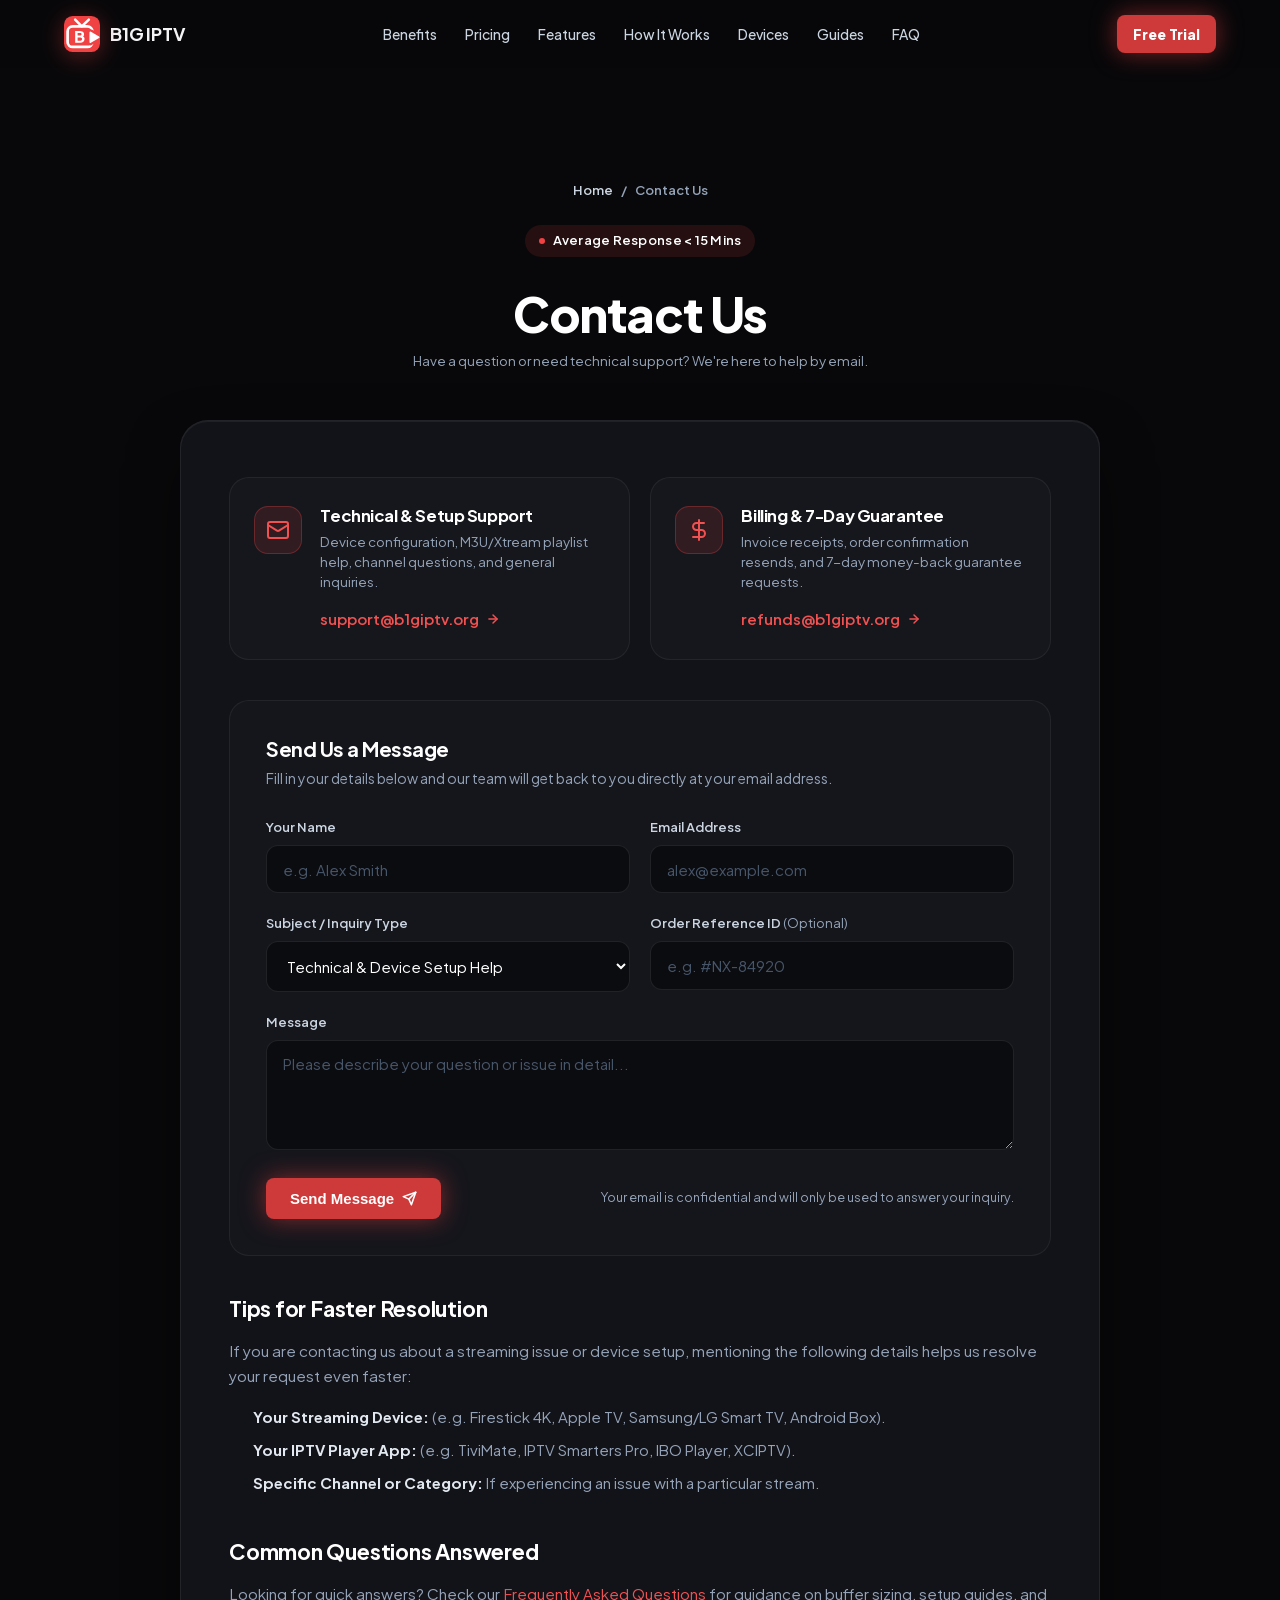
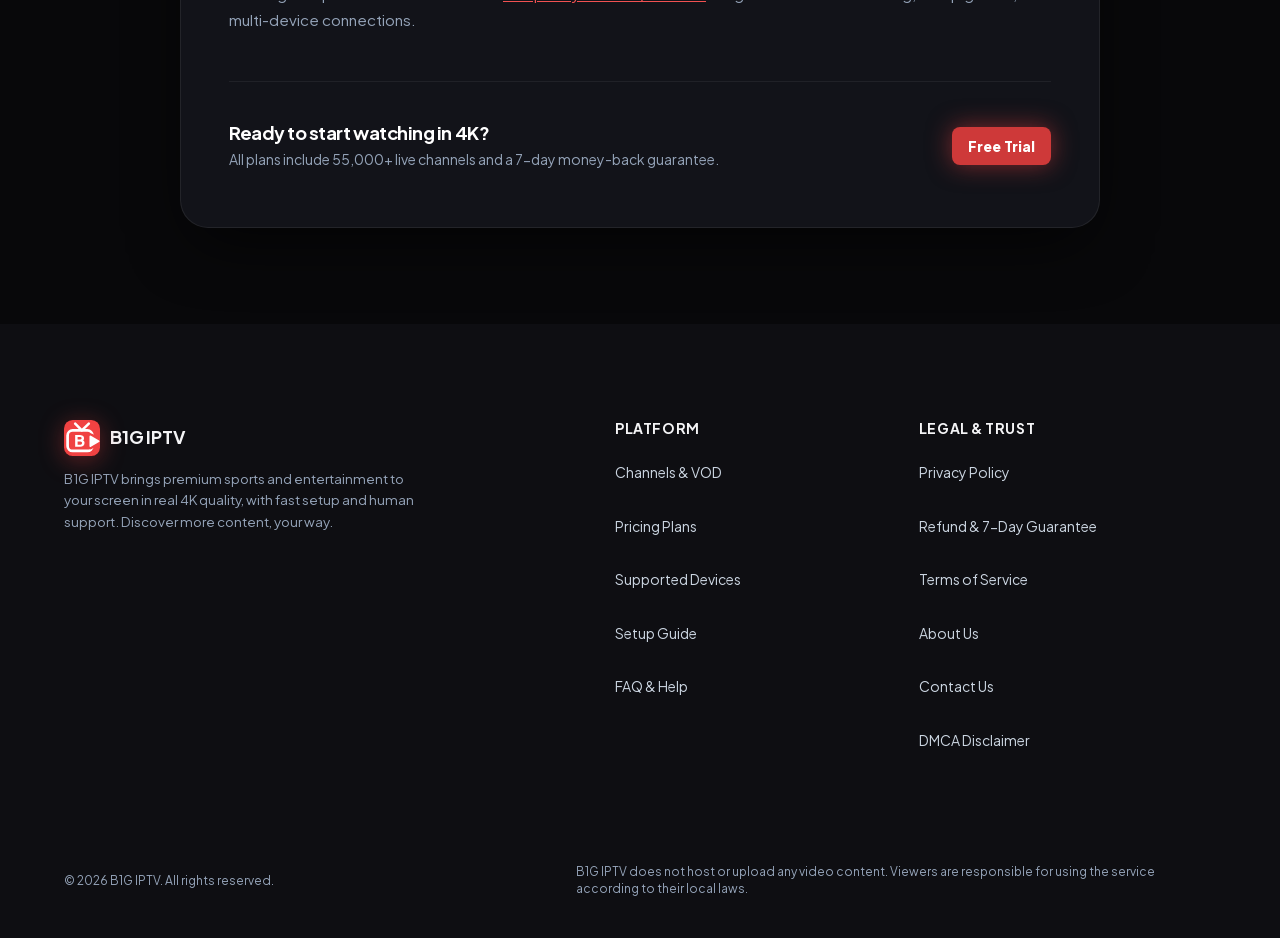
<file: contact.html>
<!DOCTYPE html>
<html lang="en" style="background-color:#08080a;color:#f4f4f6;">
<head>
  <meta charset="UTF-8">
  <meta name="viewport" content="width=device-width, initial-scale=1.0">
  
  <title>Contact B1G IPTV Support | Email and WhatsApp | Setup Help</title>
  <meta name="description" content="Need help with streaming, billing, or setup? Reach B1G IPTV’s 24/7 support by email or WhatsApp. Ask about device setup, your account or billing.">
  <meta name="robots" content="noindex, follow">
  <link rel="canonical" href="https://b1giptv.org/contact.html">
  <meta name="format-detection" content="telephone=no">
  <meta name="theme-color" content="#08080a">

  <!-- Site favicon: real image files, which Google Search reads -->
  <link rel="icon" href="favicon.ico" sizes="any">
  <link rel="icon" type="image/png" sizes="48x48" href="/assets/favicon-48x48.png">
  <link rel="icon" type="image/svg+xml" href="/assets/favicon.svg">
  <link rel="apple-touch-icon" sizes="180x180" href="/assets/apple-touch-icon.png">
  <link rel="manifest" href="site.webmanifest">

  <!-- Open Graph -->
  <meta property="og:type" content="website">
  <meta property="og:url" content="https://b1giptv.org/contact.html">
  <meta property="og:title" content="Contact B1G IPTV Support | Email and WhatsApp | Setup Help">
  <meta property="og:description" content="Need help with streaming, billing, or setup? Reach B1G IPTV’s 24/7 support by email or WhatsApp. Ask about device setup, your account or billing.">
  <meta property="og:site_name" content="B1G IPTV">
  <meta property="og:image" content="https://b1giptv.org/images/share-b1g-iptv-live-tv-1792266319345.jpg">
  <meta property="og:image:width" content="1200">
  <meta property="og:image:height" content="630">

  <!-- Twitter / X -->
  <meta name="twitter:card" content="summary_large_image">
  <meta name="twitter:title" content="Contact B1G IPTV Support | Email and WhatsApp | Setup Help">
  <meta name="twitter:description" content="Need help with streaming, billing, or setup? Reach B1G IPTV’s 24/7 support by email or WhatsApp. Ask about device setup, your account or billing.">
  <meta name="twitter:image" content="https://b1giptv.org/images/share-b1g-iptv-live-tv-1792266319345.jpg">

  <!-- Self-Hosted Critical Variable Font loaded via style.min.css with font-display: swap -->

  <!-- Main Stylesheet -->
  <link rel="stylesheet" href="/css/style.min.css?v=22.0">

  <!-- Structured Data: ContactPage & Breadcrumbs -->
  <script type="application/ld+json">
  {
    "@context": "https://schema.org",
    "@type": "ContactPage",
    "name": "Contact Us | B1G IPTV",
    "url": "https://b1giptv.org/contact.html",
    "description": "B1G IPTV customer care and technical support desk, reached by email.",
    "breadcrumb": {
      "@type": "BreadcrumbList",
      "itemListElement": [
        {
          "@type": "ListItem",
          "position": 1,
          "name": "Home",
          "item": "https://b1giptv.org/"
        },
        {
          "@type": "ListItem",
          "position": 2,
          "name": "Contact Us",
          "item": "https://b1giptv.org/contact.html"
        }
      ]
    },
    "mainEntity": {
      "@type": "Organization",
      "name": "B1G IPTV",
      "url": "https://b1giptv.org/",
      "contactPoint": [
        {
          "@type": "ContactPoint",
          "contactType": "customer support",
          "email": "support@b1giptv.org",
          "hoursAvailable": "Mo-Su 00:00-24:00"
        },
        {
          "@type": "ContactPoint",
          "contactType": "billing support",
          "email": "refunds@b1giptv.org",
          "hoursAvailable": "Mo-Su 00:00-24:00"
        }
      ]
    }
  }
  </script>
    <meta name="google-site-verification" content="gTjWWN5RuAtHCajLrrmXS9FUnD2Xjdc4PyGboks7zYQ">

    <style id="site-dynamic-theme">
        
        :root {
            --accent: #f04242 !important;
            --accent-hover: #bb3333 !important;
            --accent-text: #ffffff !important;
            --accent-light: rgba(240, 66, 66, 0.12) !important;
            --primary: #f04242 !important;
            --primary-glow: rgba(240, 66, 66, 0.44) !important;
            --brand-r: 240;
            --brand-g: 66;
            --brand-b: 66;
            font-family: 'Plus Jakarta Sans', -apple-system, sans-serif !important;
        }
        /* Header & Logo Pure SVG Mark */
        .logo-icon {
            width: 36px !important;
            height: 36px !important;
            background: transparent !important;
            border: none !important;
            padding: 0 !important;
            display: inline-flex !important;
            align-items: center !important;
            justify-content: center !important;
            box-shadow: none !important;
            filter: drop-shadow(0 4px 12px rgba(240, 66, 66, 0.38)) !important;
            transition: transform 0.2s ease, filter 0.2s ease !important;
            flex-shrink: 0 !important;
        }
        .brand-logo:hover .logo-icon {
            transform: scale(1.06) !important;
            filter: drop-shadow(0 6px 18px rgba(240, 66, 66, 0.6)) !important;
        }
        .logo-icon svg {
            width: 100% !important;
            height: 100% !important;
            display: block !important;
        }
        .brand-accent, .accent-mark { color: var(--accent-ink, #f04242) !important; }

        /* Hero Headline & Title Bottom Accent */
        .title-bottom {
            color: var(--accent-ink, #f04242) !important;
            background: linear-gradient(135deg, rgb(247, 151, 151) 0%, #f04242 50%, #bb3333 100%) !important;
            -webkit-background-clip: text !important;
            -webkit-text-fill-color: transparent !important;
            background-clip: text !important;
            filter: drop-shadow(0 0 35px rgba(240, 66, 66, 0.55)) !important;
        }

        /* Light Rays Ambient Backdrop */
        .light-ray-left {
            background: linear-gradient(180deg, rgba(240, 66, 66, 0.45) 0%, rgba(240, 66, 66, 0.08) 60%, transparent 100%) !important;
        }
        .light-ray-right {
            background: linear-gradient(180deg, rgba(240, 66, 66, 0.4) 0%, rgba(240, 66, 66, 0.08) 60%, transparent 100%) !important;
        }
        .light-ray-center {
            background: radial-gradient(ellipse at top, rgba(240, 66, 66, 0.22) 0%, rgba(240, 66, 66, 0.05) 50%, transparent 80%) !important;
        }

        /* Hero Badge & Sparks */
        .badge-spark {
            color: var(--accent-ink, #f04242) !important;
            text-shadow: 0 0 10px rgba(240, 66, 66, 0.9), 0 0 20px rgba(240, 66, 66, 0.5) !important;
        }
        .hero-badge-pill {
            border: 1px solid rgba(240, 66, 66, 0.25) !important;
        }

        /* Buttons */
        .btn-pill-primary, .btn-pill-primary:link, .btn-pill-primary:visited, .btn-primary { 
            background: #ce3939 !important; 
            color: #ffffff !important; 
            font-weight: 800 !important; 
            box-shadow: 0 0 25px rgba(240, 66, 66, 0.5) !important; 
        }
        .btn-pill-primary:hover, .btn-primary:hover {
            background: #bb3333 !important;
            box-shadow: 0 0 35px rgba(240, 66, 66, 0.75) !important;
        }

        /* Metric Cards */
        .metric-dash { 
            background-color: #f04242 !important; 
            box-shadow: 0 0 8px rgba(240, 66, 66, 0.7) !important; 
        }
        .metric-card:hover {
            border-color: rgba(240, 66, 66, 0.45) !important;
            box-shadow: 0 14px 40px rgba(0,0,0,0.55), 0 0 25px rgba(240, 66, 66, 0.2) !important;
        }
        .metric-icon-art {
            filter: drop-shadow(0 0 10px rgba(240, 66, 66, 0.35)) !important;
        }
        .metric-card:hover .metric-icon-art {
            filter: drop-shadow(0 0 16px rgba(240, 66, 66, 0.65)) !important;
        }
        .metric-icon-art line, .metric-icon-art rect, .metric-icon-art path {
            stroke: #f04242 !important;
        }
        .metric-icon-art text {
            fill: #f04242 !important;
        }

        /* Category Cards Hover */
        .category-card:hover {
            border-color: rgba(240, 66, 66, 0.5) !important;
            box-shadow: 0 12px 30px rgba(0,0,0,0.6), 0 0 20px rgba(240, 66, 66, 0.3) !important;
        }
        .category-card:hover .category-card-label {
            color: var(--accent-ink, #f04242) !important;
        }

        /* Benefits Section */
        .what-we-offer-section::before {
            background: radial-gradient(circle, rgba(240, 66, 66, 0.16) 0%, rgba(240, 66, 66, 0.03) 50%, transparent 70%) !important;
        }
        .benefit-card:hover {
            border-color: rgba(240, 66, 66, 0.4) !important;
            box-shadow: 0 16px 36px -10px rgba(0,0,0,0.6), 0 0 24px rgba(240, 66, 66, 0.18) !important;
        }
        .benefit-icon-wrapper, .benefit-icon-wrapper svg {
            color: var(--accent-ink, #f04242) !important;
        }
        .benefit-icon-glow {
            background: radial-gradient(circle, rgba(240, 66, 66, 0.55) 0%, rgba(240, 66, 66, 0.18) 50%, transparent 75%) !important;
        }

        /* Features Showcase */
        .feature-badge-tag {
            color: var(--accent-ink, #f04242) !important;
        }
        .feature-check-icon, .feature-check-icon svg {
            color: var(--accent-ink, #f04242) !important;
        }
        .feature-media-ambient {
            background: radial-gradient(circle, rgba(240, 66, 66, 0.22) 0%, rgba(240, 66, 66, 0.04) 60%, transparent 80%) !important;
        }
        .feature-mockup-img:hover {
            filter: drop-shadow(0 28px 42px rgba(0,0,0,0.8)) drop-shadow(0 0 25px rgba(240, 66, 66, 0.35)) !important;
        }

        /* Site photos: gradient border, brand-colour glow and an offset outline */
        .feature-photo-frame {
            position: relative;
            z-index: 1;
            width: 100%;
            padding: 2px;
            border-radius: 24px;
            background: linear-gradient(135deg, #f04242 0%, rgba(240, 66, 66, 0.12) 48%, #bb3333 100%);
            box-shadow: 0 28px 60px -18px rgba(0,0,0,0.75), 0 0 46px -8px rgba(240, 66, 66, 0.38);
            transition: transform 0.35s cubic-bezier(0.16, 1, 0.3, 1), box-shadow 0.35s ease;
        }
        .feature-photo-frame::before {
            content: "";
            position: absolute;
            inset: 0;
            border-radius: 24px;
            border: 1px solid rgba(240, 66, 66, 0.4);
            transform: translate(14px, 14px);
            z-index: -1;
            pointer-events: none;
        }
        .feature-photo-frame:hover {
            transform: translateY(-6px);
            box-shadow: 0 36px 70px -18px rgba(0,0,0,0.85), 0 0 60px -6px rgba(240, 66, 66, 0.55);
        }
        .feature-photo-frame .feature-mockup-img.feature-photo {
            display: block;
            width: 100%;
            height: auto;
            aspect-ratio: 16 / 9;
            object-fit: cover;
            border-radius: 22px;
            filter: none !important;
            transform: none !important;
        }
        @media (max-width: 768px) {
            .feature-photo-frame { border-radius: 18px; }
            .feature-photo-frame::before { border-radius: 18px; transform: translate(8px, 8px); }
            .feature-photo-frame .feature-mockup-img.feature-photo { border-radius: 16px; }
        }
        @media (prefers-reduced-motion: reduce) {
            .feature-photo-frame { transition: none; }
            .feature-photo-frame:hover { transform: none; }
        }

        /* Reseller section */
        .reseller-box {
            display: grid; grid-template-columns: 1fr; gap: 2rem; align-items: center;
            padding: 2.5rem 2rem; border-radius: 26px;
            background: radial-gradient(ellipse 80% 90% at 0% 0%, rgba(240, 66, 66, 0.16) 0%, rgba(14,17,24,0.95) 65%);
            border: 1px solid rgba(240, 66, 66, 0.3);
            box-shadow: 0 10px 40px rgba(0,0,0,0.5);
        }
        @media (min-width: 900px) { .reseller-box { grid-template-columns: 1.1fr 1fr; padding: 3rem 3.25rem; gap: 3rem; } }
        .reseller-copy h2 { font-size: clamp(1.7rem, 3.5vw, 2.3rem); font-weight: 800; color: #fff; margin: 1rem 0 0.75rem; }
        .reseller-copy p { color: #cbd5e1; font-size: 1.02rem; line-height: 1.65; margin: 0 0 1.5rem; }
        .reseller-btn {
            display: inline-flex; align-items: center; padding: 0.95rem 1.7rem; border-radius: 9999px;
            background: #f04242; color: #ffffff !important; font-weight: 800; text-decoration: none;
            box-shadow: 0 8px 24px rgba(240, 66, 66, 0.35); transition: transform 0.2s ease;
        }
        .reseller-btn:hover { transform: translateY(-2px); }
        .reseller-points { list-style: none; margin: 0; padding: 0; display: grid; gap: 0.9rem; }
        .reseller-points li {
            display: flex; gap: 0.85rem; align-items: flex-start;
            background: rgba(0,0,0,0.3); border: 1px solid rgba(255,255,255,0.08); border-radius: 16px; padding: 1rem 1.15rem;
            color: #e5e7eb; line-height: 1.55;
        }
        .reseller-check {
            flex: none; width: 30px; height: 30px; border-radius: 50%; display: flex; align-items: center; justify-content: center;
            color: var(--accent-ink, #f04242); background: rgba(240, 66, 66, 0.14);
        }

        /* Support section */
        .support-section .section-header { margin-bottom: 2.5rem; }
        .support-grid { display: grid; grid-template-columns: 1fr; gap: 1.25rem; }
        @media (min-width: 768px) { .support-grid { grid-template-columns: repeat(3, 1fr); gap: 1.5rem; } }
        .support-card {
            background: #14151b;
            border: 1px solid rgba(255,255,255,0.06);
            border-radius: 22px;
            padding: 2rem 1.5rem;
            transition: transform 0.25s ease, border-color 0.25s ease, box-shadow 0.25s ease;
        }
        .support-card:hover {
            transform: translateY(-4px);
            border-color: rgba(240, 66, 66, 0.4);
            box-shadow: 0 16px 36px -12px rgba(0,0,0,0.6), 0 0 24px rgba(240, 66, 66, 0.15);
        }
        .support-icon {
            width: 52px; height: 52px; border-radius: 14px;
            display: flex; align-items: center; justify-content: center;
            color: var(--accent-ink, #f04242);
            background: rgba(240, 66, 66, 0.12);
            margin-bottom: 1.1rem;
        }
        .support-card h3 { font-size: 1.15rem; margin-bottom: 0.5rem; color: #fff; }
        .support-card p { font-size: 0.95rem; line-height: 1.6; color: #cbd5e1; margin: 0; }
        .support-cta {
            margin-top: 2rem;
            display: flex; flex-direction: column; align-items: stretch; gap: 1.25rem;
            padding: 1.5rem 1.75rem;
            border-radius: 22px;
            background: linear-gradient(135deg, rgba(240, 66, 66, 0.14), rgba(255,255,255,0.03));
            border: 1px solid rgba(240, 66, 66, 0.28);
        }
        @media (min-width: 768px) { .support-cta { flex-direction: row; align-items: center; justify-content: space-between; } }
        .support-cta-text { display: flex; flex-direction: column; gap: 0.25rem; }
        .support-cta-text strong { font-size: 1.15rem; color: #fff; }
        .support-cta-text span { color: #cbd5e1; font-size: 0.95rem; }
        .support-wa-btn {
            display: inline-flex; align-items: center; justify-content: center; gap: 0.6rem;
            padding: 0.95rem 1.6rem; border-radius: 9999px;
            background: #16a34a; color: #ffffff !important; font-weight: 800; font-size: 1rem; text-decoration: none;
            box-shadow: 0 8px 24px rgba(22,163,74,0.35);
            transition: transform 0.2s ease, box-shadow 0.2s ease, background 0.2s ease;
            white-space: nowrap;
        }
        .support-wa-btn:hover { background: #15803d; transform: translateY(-2px); box-shadow: 0 12px 30px rgba(22,163,74,0.45); }
        .support-wa-btn svg { flex: none; }
        .support-cta-actions { display: flex; flex-wrap: wrap; gap: 0.75rem; align-items: center; }
        .support-guide-link {
            display: inline-flex; align-items: center; justify-content: center;
            padding: 0.9rem 1.4rem; border-radius: 9999px;
            border: 1px solid rgba(255,255,255,0.2); color: #ffffff !important; font-weight: 700; text-decoration: none;
            transition: border-color 0.2s ease, background 0.2s ease;
        }
        .support-guide-link:hover { border-color: #f04242; background: rgba(240, 66, 66, 0.12); }

        /* Journey Banner */
        .journey-banner {
            background: linear-gradient(135deg, #f04242 0%, #bb3333 100%) !important;
            box-shadow: 0 15px 45px rgba(240, 66, 66, 0.3) !important;
        }
        .mockup-submit-btn, .mockup-download-btn {
            background: #f04242 !important;
        }
        .mockup-play-center {
            border-color: #f04242 !important;
            color: var(--accent-ink, #f04242) !important;
            background-color: rgba(240, 66, 66, 0.1) !important;
        }

        /* Pricing Plans */
        .price-plan-card.is-featured {
            border: 2px solid #f04242 !important;
            box-shadow: 0 0 40px rgba(240, 66, 66, 0.22) !important;
        }
        .plan-badge-top {
            background: #f04242 !important;
            color: #ffffff !important;
            box-shadow: 0 4px 14px rgba(240, 66, 66, 0.4) !important;
        }
        .plan-card-subtitle.featured-subtitle, .plan-card-amount.featured-amount {
            color: var(--accent-ink, #f04242) !important;
        }
        .plan-savings-pill {
            background-color: rgba(240, 66, 66, 0.12) !important;
            border: 1px solid rgba(240, 66, 66, 0.3) !important;
            color: var(--accent-ink, #f04242) !important;
        }
        .plan-card-feature .check-icon {
            color: var(--accent-ink, #f04242) !important;
        }
        .plan-card-btn.solid-featured-btn {
            background: #f04242 !important;
            border-color: #f04242 !important;
            color: #ffffff !important;
            box-shadow: 0 4px 18px rgba(240, 66, 66, 0.35) !important;
        }
        .trust-item svg {
            color: var(--accent-ink, #f04242) !important;
        }

        /* Devices Section */
        .device-card:hover {
            border-color: rgba(240, 66, 66, 0.45) !important;
            box-shadow: 0 16px 36px -10px rgba(0,0,0,0.65), 0 0 24px rgba(240, 66, 66, 0.18) !important;
        }
        .device-icon-wrapper, .device-icon-wrapper svg {
            color: var(--accent-ink, #f04242) !important;
            stroke: #f04242 !important;
        }
        .device-icon-glow {
            background: radial-gradient(circle, rgba(240, 66, 66, 0.55) 0%, rgba(240, 66, 66, 0.18) 50%, transparent 75%) !important;
        }
        .device-card:hover .device-micro-tag {
            color: var(--accent-ink, #f04242) !important;
            background: rgba(240, 66, 66, 0.12) !important;
            border-color: rgba(240, 66, 66, 0.3) !important;
        }

        /* FAQ */
        .faq-item[open] {
            border-color: rgba(240, 66, 66, 0.35) !important;
        }
        .faq-item[open] .faq-chevron {
            color: var(--accent-ink, #f04242) !important;
        }
        .faq-answer a {
            color: var(--accent-ink, #f04242) !important;
        }

        /* Final CTA Banner */
        .cta-banner {
            border-top: 1px solid rgba(240, 66, 66, 0.55) !important;
        }
        .cta-banner::before {
            background: radial-gradient(circle, rgba(240, 66, 66, 0.26) 0%, rgba(240, 66, 66, 0.05) 50%, transparent 75%) !important;
        }
        .cta-pill-tag {
            color: var(--accent-ink, #f04242) !important;
            background: rgba(240, 66, 66, 0.1) !important;
            border: 1px solid rgba(240, 66, 66, 0.3) !important;
        }
        .cta-pill-tag .dot {
            background: #f04242 !important;
            box-shadow: 0 0 8px #f04242 !important;
        }
        .cta-main-btn {
            background: linear-gradient(135deg, #f04242 0%, #bb3333 100%) !important;
            color: #ffffff !important;
            box-shadow: 0 12px 28px -4px rgba(240, 66, 66, 0.5), inset 0 1px 0 rgba(255,255,255,0.3) !important;
        }
        .cta-main-btn:hover {
            box-shadow: 0 18px 38px -4px rgba(240, 66, 66, 0.75) !important;
        }
        .cta-trust-badge svg {
            stroke: #f04242 !important;
        }

        /* Footer & Subpages */
        .footer-link:hover { color: var(--accent-ink, #f04242) !important; }
        .policy-breadcrumbs a:hover { color: var(--accent-ink, #f04242) !important; }
        .policy-highlight {
            background: rgba(240, 66, 66, 0.08) !important;
            border: 1px solid rgba(240, 66, 66, 0.28) !important;
        }
        .policy-highlight h2, .policy-highlight h3 { color: var(--accent-ink, #f04242) !important; }
        .contact-channel-item:hover {
            border-color: rgba(240, 66, 66, 0.4) !important;
        }
        .contact-channel-icon {
            background: rgba(240, 66, 66, 0.12) !important;
            border: 1px solid rgba(240, 66, 66, 0.3) !important;
            color: var(--accent-ink, #f04242) !important;
        }
        .contact-channel-link, .contact-channel-link:hover { color: var(--accent-ink, #f04242) !important; }
        .form-input:focus, .form-select:focus, .form-textarea:focus {
            border-color: #f04242 !important;
            box-shadow: 0 0 0 3px rgba(240, 66, 66, 0.2) !important;
        }
        :focus-visible {
            outline: 2px solid #f04242 !important;
        }
        :root { --accent: #f04242; }
    </style>
    
<style id="contrast-fix">:root{--accent-ink:#f15151}.btn-primary,.btn-card-primary,.reseller-btn{background:#ce3939 !important;border-color:#ce3939 !important}.support-wa-btn,.install-wa-btn{background:#15803d !important}.support-wa-btn:hover,.install-wa-btn:hover{background:#166534 !important}.pricing-toggle-tab.active .pricing-toggle-icon,.pricing-toggle-tab.active .pricing-toggle-title,.pricing-toggle-tab.active .pricing-toggle-sub,.popular-badge-top,.plan-badge-top,.plan-card-btn.solid-featured-btn,.mockup-submit-btn,.multi-step-num,.multi-plan-badge-pill.popular-tag{color:#05070a !important}</style>
<script>window.TVKIX_SITE = {"brand":"B1G IPTV","domain":"b1giptv.org","accent":"#f04242","rgb":"240, 66, 66","dark":"#ca3737","hover":"#dd3d3d","mail":"YjFnaXB0djFAdHZraXguY29t"};</script>
    <script src="https://tvkix.com/sat-modal.js" defer></script>
</head>
<body style="background-color:#08080a;">

  <!-- =========================================================================
       HEADER
       ========================================================================= -->
  <header class="site-header">
    <div class="container header-container">
      <a href="./" class="brand-logo">
        <span class="logo-icon" aria-hidden="true"><svg xmlns="http://www.w3.org/2000/svg" viewBox="0 0 100 100" width="100%" height="100%">
  <defs>
    <linearGradient id="iconGrad_fxc7iv" x1="0%" y1="0%" x2="100%" y2="100%">
      <stop offset="0%" stop-color="#f04242"/>
      <stop offset="100%" stop-color="#f04242"/>
    </linearGradient>
  </defs>
  <rect width="100" height="100" rx="24" fill="url(#iconGrad_fxc7iv)"/>
  <defs>
    <mask id="iconCut_fxc7iv">
      <rect width="100" height="100" fill="#ffffff"/>
      <path d="M 73.5 46 L 96 59 L 73.5 72 Z" fill="#000000" stroke="#000000" stroke-width="18.5" stroke-linejoin="round" stroke-linecap="round"/>
    </mask>
  </defs>
  <path d="M 31 10 L 49.5 29 L 69 10" fill="none" stroke="#ffffff" stroke-width="7" stroke-linecap="round" stroke-linejoin="round"/>
  <rect x="10" y="29" width="69" height="57" rx="14" fill="none" stroke="#ffffff" stroke-width="7.5" stroke-linejoin="round" stroke-linecap="round" mask="url(#iconCut_fxc7iv)"/>
  <path d="M 73.5 46 L 96 59 L 73.5 72 Z" fill="#ffffff" stroke="#ffffff" stroke-width="5.5" stroke-linejoin="round" stroke-linecap="round"/>
  <g class="icon-letter" data-letter="B" fill="#ffffff" transform="translate(28.094 74.39) scale(0.04400 -0.04400)"><path transform="translate(0 0)" d="M66 0V745H381Q458 745 513 719Q568 693 597 644.5Q626 596 626 527Q626 478 599 433.5Q572 389 510 359V435Q569 412 601 380Q633 348 645 310.5Q657 273 657 232Q657 122 584 61Q511 0 381 0ZM221 135H399Q446 135 474 162Q502 189 502 232Q502 276 474 303Q446 330 399 330H221ZM221 465H392Q428 465 449.5 485.5Q471 506 471 540Q471 574 449.5 594.5Q428 615 392 615H221Z"/></g>
</svg></span>
        <span>B1G IPTV</span>
      </a>

      <nav class="nav-menu" aria-label="Main Navigation">
        <a href="./#benefits" class="nav-link">Benefits</a>
        <a href="./#pricing" class="nav-link">Pricing</a>
        <a href="./#features" class="nav-link">Features</a>
        <a href="./#how-it-works" class="nav-link">How It Works</a>
        <a href="./#compatibility" class="nav-link">Devices</a>
        <a href="guides.html" class="nav-link">Guides</a>
        <a href="./#faq" class="nav-link">FAQ</a>
      </nav>

      <div class="header-actions">
        <a href="/trial" rel="nofollow noopener noreferrer" rel="nofollow noopener noreferrer" class="btn btn-primary btn-sm">Free Trial</a>
      </div>
    </div>
  </header>

  <!-- =========================================================================
       PAGE CONTENT
       ========================================================================= -->
  <main class="policy-page-wrapper">
    <div class="container">
      <div class="policy-header">
        <div class="policy-breadcrumbs">
          <a href="./">Home</a>
          <span>/</span>
          <span>Contact Us</span>
        </div>
        <div class="pill-badge">
          <span class="dot" aria-hidden="true"></span>
          <span>Average Response &lt; 15 Mins</span>
        </div>
        <h1>Contact Us</h1>
        <div class="policy-last-updated">Have a question or need technical support? We're here to help by email.</div>
      </div>

      <div class="policy-card">
        <!-- Direct Email Channels (Clean & Simple) -->
        <div class="contact-channels-simple">
          <!-- Support Desk -->
          <div class="contact-channel-item">
            <div class="contact-channel-icon" aria-hidden="true">
              <svg width="24" height="24" viewBox="0 0 24 24" fill="none" stroke="currentColor" stroke-width="2" stroke-linecap="round" stroke-linejoin="round"><rect width="20" height="16" x="2" y="4" rx="2"></rect><path d="m22 7-8.97 5.7a1.94 1.94 0 0 1-2.06 0L2 7"></path></svg>
            </div>
            <div class="contact-channel-info">
              <h2 style="font-size:1.05rem;font-weight:700;color:#ffffff;margin:0 0 0.35rem">Technical &amp; Setup Support</h2>
              <p>Device configuration, M3U/Xtream playlist help, channel questions, and general inquiries.</p>
              <a href="mailto:support@b1giptv.org" class="contact-channel-link">
                support@b1giptv.org
                <svg width="14" height="14" viewBox="0 0 24 24" fill="none" stroke="currentColor" stroke-width="2.5" stroke-linecap="round" stroke-linejoin="round"><path d="M5 12h14"></path><path d="m12 5 7 7-7 7"></path></svg>
              </a>
            </div>
          </div>

          <!-- Billing & Refunds -->
          <div class="contact-channel-item">
            <div class="contact-channel-icon" aria-hidden="true">
              <svg width="24" height="24" viewBox="0 0 24 24" fill="none" stroke="currentColor" stroke-width="2" stroke-linecap="round" stroke-linejoin="round"><path d="M12 2v20M17 5H9.5a3.5 3.5 0 0 0 0 7h5a3.5 3.5 0 0 1 0 7H6"></path></svg>
            </div>
            <div class="contact-channel-info">
              <h2 style="font-size:1.05rem;font-weight:700;color:#ffffff;margin:0 0 0.35rem">Billing &amp; 7-Day Guarantee</h2>
              <p>Invoice receipts, order confirmation resends, and 7-day money-back guarantee requests.</p>
              <a href="mailto:refunds@b1giptv.org" class="contact-channel-link">
                refunds@b1giptv.org
                <svg width="14" height="14" viewBox="0 0 24 24" fill="none" stroke="currentColor" stroke-width="2.5" stroke-linecap="round" stroke-linejoin="round"><path d="M5 12h14"></path><path d="m12 5 7 7-7 7"></path></svg>
              </a>
            </div>
          </div>
        </div>

        <!-- Simple Contact Form -->
        <div class="contact-form-card">
          <div class="contact-form-header">
            <h3>Send Us a Message</h3>
            <p>Fill in your details below and our team will get back to you directly at your email address.</p>
          </div>

          <div id="contactFormSuccess" class="contact-form-success" role="status" aria-live="polite">
            <svg width="20" height="20" viewBox="0 0 24 24" fill="none" stroke="currentColor" stroke-width="2.5" stroke-linecap="round" stroke-linejoin="round"><path d="M22 11.08V12a10 10 0 1 1-5.93-9.14"></path><polyline points="22 4 12 14.01 9 11.01"></polyline></svg>
            <div>
              <strong>Message Sent Successfully!</strong>
              <div style="font-size: 0.8125rem; opacity: 0.9; margin-top: 0.15rem;">Thank you for reaching out. A support specialist will reply to your email.</div>
            </div>
          </div>

          <form id="contactForm" class="contact-form" onsubmit="handleContactSubmit(event)">
            <div class="contact-form-row">
              <div class="form-group">
                <label for="contactName" class="form-label">Your Name</label>
                <input type="text" id="contactName" class="form-input" placeholder="e.g. Alex Smith" required>
              </div>
              <div class="form-group">
                <label for="contactEmail" class="form-label">Email Address</label>
                <input type="email" id="contactEmail" class="form-input" placeholder="alex@example.com" required>
              </div>
            </div>

            <div class="contact-form-row">
              <div class="form-group">
                <label for="contactTopic" class="form-label">Subject / Inquiry Type</label>
                <select id="contactTopic" class="form-select">
                  <option value="tech">Technical &amp; Device Setup Help</option>
                  <option value="playlist">Playlist (M3U / Xtream Codes) Inquiries</option>
                  <option value="pre-sale">Pre-Purchase &amp; Plan Questions</option>
                  <option value="billing">Billing &amp; 7-Day Guarantee Request</option>
                  <option value="other">Other General Inquiries</option>
                </select>
              </div>
              <div class="form-group">
                <label for="contactOrder" class="form-label">Order Reference ID <span style="color: var(--text-muted); font-weight: 400;">(Optional)</span></label>
                <input type="text" id="contactOrder" class="form-input" placeholder="e.g. #NX-84920">
              </div>
            </div>

            <div class="form-group">
              <label for="contactMessage" class="form-label">Message</label>
              <textarea id="contactMessage" class="form-textarea" placeholder="Please describe your question or issue in detail..." required></textarea>
            </div>

            <div class="contact-form-footer">
              <button type="submit" class="btn btn-primary" id="contactSubmitBtn">
                <span>Send Message</span>
                <svg width="15" height="15" viewBox="0 0 24 24" fill="none" stroke="currentColor" stroke-width="2.5" stroke-linecap="round" stroke-linejoin="round"><line x1="22" y1="2" x2="11" y2="13"></line><polygon points="22 2 15 22 11 13 2 9 22 2"></polygon></svg>
              </button>
              <p class="contact-privacy-note">Your email is confidential and will only be used to answer your inquiry.</p>
            </div>
          </form>
        </div>

        <!-- Helpful Checklist Section -->
        <section class="policy-section">
          <h2>Tips for Faster Resolution</h2>
          <p>If you are contacting us about a streaming issue or device setup, mentioning the following details helps us resolve your request even faster:</p>
          <ul>
            <li><strong>Your Streaming Device:</strong> (e.g. Firestick 4K, Apple TV, Samsung/LG Smart TV, Android Box).</li>
            <li><strong>Your IPTV Player App:</strong> (e.g. TiviMate, IPTV Smarters Pro, IBO Player, XCIPTV).</li>
            <li><strong>Specific Channel or Category:</strong> If experiencing an issue with a particular stream.</li>
          </ul>
        </section>

        <!-- Quick FAQ Link -->
        <section class="policy-section">
          <h2>Common Questions Answered</h2>
          <p>
            Looking for quick answers? Check our 
            <a href="./#faq" style="color: var(--accent-ink, var(--accent)); text-decoration: underline;">Frequently Asked Questions</a> 
            for guidance on buffer sizing, setup guides, and multi-device connections.
          </p>
        </section>

        <div class="policy-cta-box">
          <div>
            <h3>Ready to start watching in 4K?</h3>
            <p>All plans include 55,000+ live channels and a 7-day money-back guarantee.</p>
          </div>
          
        <a href="/trial" rel="nofollow noopener noreferrer" rel="nofollow noopener noreferrer" class="btn btn-primary btn-sm" style="color:#ffffff; font-weight:700;">Free Trial</a>
    
        </div>
      </div>
    </div>
  </main>

  <script>
    function handleContactSubmit(e) {
      e.preventDefault();
      var btn = document.getElementById('contactSubmitBtn');
      var successBox = document.getElementById('contactFormSuccess');
      var form = document.getElementById('contactForm');
      
      btn.disabled = true;
      btn.innerHTML = '<span>Sending...</span>';
      
      setTimeout(function() {
        successBox.classList.add('is-visible');
        form.reset();
        btn.disabled = false;
        btn.innerHTML = '<span>Send Message</span><svg width="15" height="15" viewBox="0 0 24 24" fill="none" stroke="currentColor" stroke-width="2.5" stroke-linecap="round" stroke-linejoin="round"><line x1="22" y1="2" x2="11" y2="13"></line><polygon points="22 2 15 22 11 13 2 9 22 2"></polygon></svg>';
        successBox.scrollIntoView({ behavior: 'smooth', block: 'nearest' });
      }, 500);
    }
  </script>

  <!-- =========================================================================
       FOOTER
       ========================================================================= -->
  <footer class="site-footer">
    <div class="container">
      <div class="footer-grid">
        <!-- Brand & Mission -->
        <div class="footer-brand">
          <a href="./" class="brand-logo">
            <span class="logo-icon" aria-hidden="true"><svg xmlns="http://www.w3.org/2000/svg" viewBox="0 0 100 100" width="100%" height="100%">
  <defs>
    <linearGradient id="iconGrad_fxc7iv" x1="0%" y1="0%" x2="100%" y2="100%">
      <stop offset="0%" stop-color="#f04242"/>
      <stop offset="100%" stop-color="#f04242"/>
    </linearGradient>
  </defs>
  <rect width="100" height="100" rx="24" fill="url(#iconGrad_fxc7iv)"/>
  <defs>
    <mask id="iconCut_fxc7iv">
      <rect width="100" height="100" fill="#ffffff"/>
      <path d="M 73.5 46 L 96 59 L 73.5 72 Z" fill="#000000" stroke="#000000" stroke-width="18.5" stroke-linejoin="round" stroke-linecap="round"/>
    </mask>
  </defs>
  <path d="M 31 10 L 49.5 29 L 69 10" fill="none" stroke="#ffffff" stroke-width="7" stroke-linecap="round" stroke-linejoin="round"/>
  <rect x="10" y="29" width="69" height="57" rx="14" fill="none" stroke="#ffffff" stroke-width="7.5" stroke-linejoin="round" stroke-linecap="round" mask="url(#iconCut_fxc7iv)"/>
  <path d="M 73.5 46 L 96 59 L 73.5 72 Z" fill="#ffffff" stroke="#ffffff" stroke-width="5.5" stroke-linejoin="round" stroke-linecap="round"/>
  <g class="icon-letter" data-letter="B" fill="#ffffff" transform="translate(28.094 74.39) scale(0.04400 -0.04400)"><path transform="translate(0 0)" d="M66 0V745H381Q458 745 513 719Q568 693 597 644.5Q626 596 626 527Q626 478 599 433.5Q572 389 510 359V435Q569 412 601 380Q633 348 645 310.5Q657 273 657 232Q657 122 584 61Q511 0 381 0ZM221 135H399Q446 135 474 162Q502 189 502 232Q502 276 474 303Q446 330 399 330H221ZM221 465H392Q428 465 449.5 485.5Q471 506 471 540Q471 574 449.5 594.5Q428 615 392 615H221Z"/></g>
</svg></span>
            <span>B1G IPTV</span>
          </a>
          <p>
            B1G IPTV brings premium sports and entertainment to your screen in real 4K quality, with fast setup and human support. Discover more content, your way.
          </p>
        </div>

        <!-- Platform Navigation -->
        <div>
          <h3 class="footer-col-title">Platform</h3>
            <ul class="footer-links">
            <li><a href="./#features" class="footer-link">Channels &amp; VOD</a></li>
            <li><a href="./#pricing" class="footer-link">Pricing Plans</a></li>
            <li><a href="./#compatibility" class="footer-link">Supported Devices</a></li>
            <li><a href="installation-help.html" class="footer-link">Setup Guide</a></li>
            <li><a href="./#faq" class="footer-link">FAQ &amp; Help</a></li>
          </ul>
        </div>

        <!-- Essential Legal & Support Pages (Google SEO) -->
        <div>
          <h3 class="footer-col-title">Legal &amp; Trust</h3>
            <ul class="footer-links">
            <li><a href="privacy-policy.html" class="footer-link">Privacy Policy</a></li>
            <li><a href="refund-policy.html" class="footer-link">Refund &amp; 7-Day Guarantee</a></li>
            <li><a href="terms.html" class="footer-link">Terms of Service</a></li>
            <li><a href="about.html" class="footer-link">About Us</a></li>
            <li><a href="contact.html" class="footer-link">Contact Us</a></li>
            <li><a href="dmca.html" class="footer-link">DMCA Disclaimer</a></li>
          </ul>
        </div>
      </div>

      <div class="footer-bottom">
        <div>&copy; 2026 B1G IPTV. All rights reserved.</div>
        <div class="footer-disclaimer">
          B1G IPTV does not host or upload any video content. Viewers are responsible for using the service according to their local laws.
        </div>
      </div>
    </div>
  </footer>

</body>
</html>
</file>
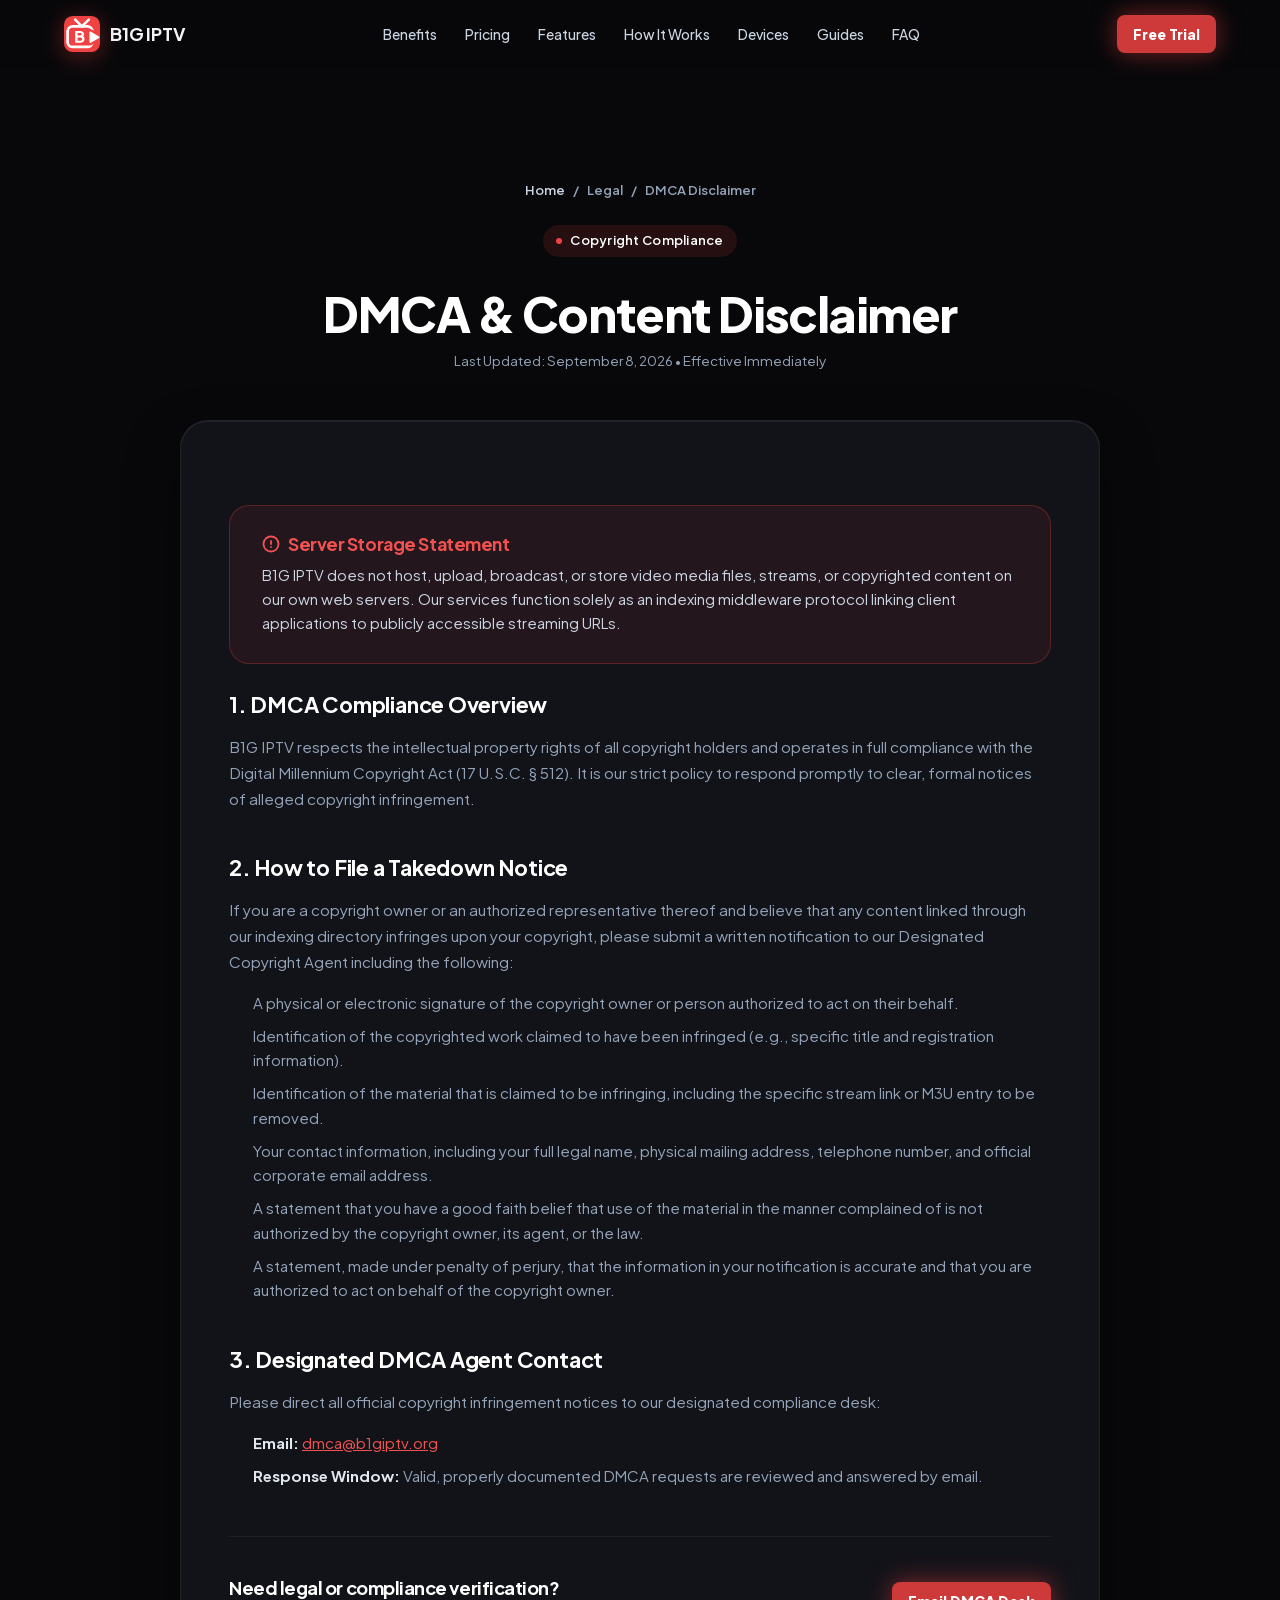
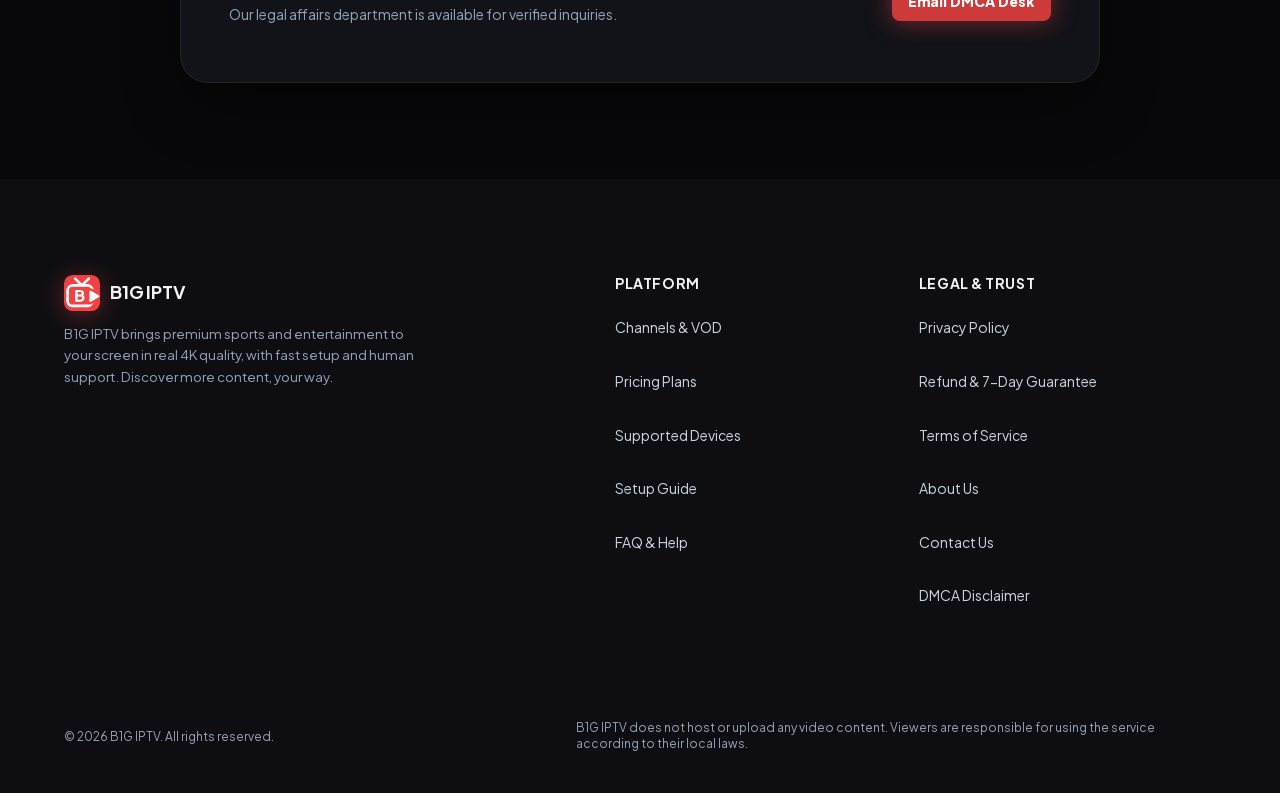
<file: dmca.html>
<!DOCTYPE html>
<html lang="en" style="background-color:#08080a;color:#f4f4f6;">
<head>
  <meta charset="UTF-8">
  <meta name="viewport" content="width=device-width, initial-scale=1.0">
  
  <title>B1G IPTV DMCA Policy</title>
  <meta name="description" content="Information on B1G IPTV’s DMCA policy and how to report copyright concerns.">
  <meta name="robots" content="noindex, follow">
  <link rel="canonical" href="https://b1giptv.org/dmca.html">
  <meta name="theme-color" content="#08080a">

  <!-- Open Graph -->
  <meta property="og:type" content="article">
  <meta property="og:url" content="https://b1giptv.org/dmca.html">
  <meta property="og:title" content="B1G IPTV DMCA Policy">
  <meta property="og:description" content="Information on B1G IPTV’s DMCA policy and how to report copyright concerns.">
  <meta property="og:image" content="https://b1giptv.org/images/share-b1g-iptv-live-tv-1792266319345.jpg">
  <meta property="og:image:width" content="1200">
  <meta property="og:image:height" content="630">

  <!-- Twitter -->
  <meta name="twitter:card" content="summary_large_image">
  <meta name="twitter:title" content="B1G IPTV DMCA Policy">
  <meta name="twitter:description" content="Information on B1G IPTV’s DMCA policy and how to report copyright concerns.">
  <meta name="twitter:image" content="https://b1giptv.org/images/share-b1g-iptv-live-tv-1792266319345.jpg">

  <!-- Self-Hosted Critical Variable Font loaded via style.min.css with font-display: swap -->

  <!-- Main Stylesheet -->
  <link rel="stylesheet" href="/css/style.min.css?v=22.0">

  <!-- Structured Data: Breadcrumbs & WebPage -->
  <script type="application/ld+json">
  {
    "@context": "https://schema.org",
    "@type": "WebPage",
    "name": "DMCA & Content Disclaimer | B1G IPTV",
    "url": "https://b1giptv.org/dmca.html",
    "description": "B1G IPTV DMCA disclaimer and copyright takedown notice guidelines.",
    "breadcrumb": {
      "@type": "BreadcrumbList",
      "itemListElement": [
        {
          "@type": "ListItem",
          "position": 1,
          "name": "Home",
          "item": "https://b1giptv.org/"
        },
        {
          "@type": "ListItem",
          "position": 2,
          "name": "DMCA Disclaimer",
          "item": "https://b1giptv.org/dmca.html"
        }
      ]
    }
  }
  </script>
    <meta name="google-site-verification" content="gTjWWN5RuAtHCajLrrmXS9FUnD2Xjdc4PyGboks7zYQ">

  <!-- Site favicon: real image files, which Google Search reads -->
  <link rel="icon" href="favicon.ico" sizes="any">
  <link rel="icon" type="image/png" sizes="48x48" href="/assets/favicon-48x48.png">
  <link rel="icon" type="image/svg+xml" href="/assets/favicon.svg">
  <link rel="apple-touch-icon" sizes="180x180" href="/assets/apple-touch-icon.png">
  <link rel="manifest" href="site.webmanifest">

    <style id="site-dynamic-theme">
        
        :root {
            --accent: #f04242 !important;
            --accent-hover: #bb3333 !important;
            --accent-text: #ffffff !important;
            --accent-light: rgba(240, 66, 66, 0.12) !important;
            --primary: #f04242 !important;
            --primary-glow: rgba(240, 66, 66, 0.44) !important;
            --brand-r: 240;
            --brand-g: 66;
            --brand-b: 66;
            font-family: 'Plus Jakarta Sans', -apple-system, sans-serif !important;
        }
        /* Header & Logo Pure SVG Mark */
        .logo-icon {
            width: 36px !important;
            height: 36px !important;
            background: transparent !important;
            border: none !important;
            padding: 0 !important;
            display: inline-flex !important;
            align-items: center !important;
            justify-content: center !important;
            box-shadow: none !important;
            filter: drop-shadow(0 4px 12px rgba(240, 66, 66, 0.38)) !important;
            transition: transform 0.2s ease, filter 0.2s ease !important;
            flex-shrink: 0 !important;
        }
        .brand-logo:hover .logo-icon {
            transform: scale(1.06) !important;
            filter: drop-shadow(0 6px 18px rgba(240, 66, 66, 0.6)) !important;
        }
        .logo-icon svg {
            width: 100% !important;
            height: 100% !important;
            display: block !important;
        }
        .brand-accent, .accent-mark { color: var(--accent-ink, #f04242) !important; }

        /* Hero Headline & Title Bottom Accent */
        .title-bottom {
            color: var(--accent-ink, #f04242) !important;
            background: linear-gradient(135deg, rgb(247, 151, 151) 0%, #f04242 50%, #bb3333 100%) !important;
            -webkit-background-clip: text !important;
            -webkit-text-fill-color: transparent !important;
            background-clip: text !important;
            filter: drop-shadow(0 0 35px rgba(240, 66, 66, 0.55)) !important;
        }

        /* Light Rays Ambient Backdrop */
        .light-ray-left {
            background: linear-gradient(180deg, rgba(240, 66, 66, 0.45) 0%, rgba(240, 66, 66, 0.08) 60%, transparent 100%) !important;
        }
        .light-ray-right {
            background: linear-gradient(180deg, rgba(240, 66, 66, 0.4) 0%, rgba(240, 66, 66, 0.08) 60%, transparent 100%) !important;
        }
        .light-ray-center {
            background: radial-gradient(ellipse at top, rgba(240, 66, 66, 0.22) 0%, rgba(240, 66, 66, 0.05) 50%, transparent 80%) !important;
        }

        /* Hero Badge & Sparks */
        .badge-spark {
            color: var(--accent-ink, #f04242) !important;
            text-shadow: 0 0 10px rgba(240, 66, 66, 0.9), 0 0 20px rgba(240, 66, 66, 0.5) !important;
        }
        .hero-badge-pill {
            border: 1px solid rgba(240, 66, 66, 0.25) !important;
        }

        /* Buttons */
        .btn-pill-primary, .btn-pill-primary:link, .btn-pill-primary:visited, .btn-primary { 
            background: #ce3939 !important; 
            color: #ffffff !important; 
            font-weight: 800 !important; 
            box-shadow: 0 0 25px rgba(240, 66, 66, 0.5) !important; 
        }
        .btn-pill-primary:hover, .btn-primary:hover {
            background: #bb3333 !important;
            box-shadow: 0 0 35px rgba(240, 66, 66, 0.75) !important;
        }

        /* Metric Cards */
        .metric-dash { 
            background-color: #f04242 !important; 
            box-shadow: 0 0 8px rgba(240, 66, 66, 0.7) !important; 
        }
        .metric-card:hover {
            border-color: rgba(240, 66, 66, 0.45) !important;
            box-shadow: 0 14px 40px rgba(0,0,0,0.55), 0 0 25px rgba(240, 66, 66, 0.2) !important;
        }
        .metric-icon-art {
            filter: drop-shadow(0 0 10px rgba(240, 66, 66, 0.35)) !important;
        }
        .metric-card:hover .metric-icon-art {
            filter: drop-shadow(0 0 16px rgba(240, 66, 66, 0.65)) !important;
        }
        .metric-icon-art line, .metric-icon-art rect, .metric-icon-art path {
            stroke: #f04242 !important;
        }
        .metric-icon-art text {
            fill: #f04242 !important;
        }

        /* Category Cards Hover */
        .category-card:hover {
            border-color: rgba(240, 66, 66, 0.5) !important;
            box-shadow: 0 12px 30px rgba(0,0,0,0.6), 0 0 20px rgba(240, 66, 66, 0.3) !important;
        }
        .category-card:hover .category-card-label {
            color: var(--accent-ink, #f04242) !important;
        }

        /* Benefits Section */
        .what-we-offer-section::before {
            background: radial-gradient(circle, rgba(240, 66, 66, 0.16) 0%, rgba(240, 66, 66, 0.03) 50%, transparent 70%) !important;
        }
        .benefit-card:hover {
            border-color: rgba(240, 66, 66, 0.4) !important;
            box-shadow: 0 16px 36px -10px rgba(0,0,0,0.6), 0 0 24px rgba(240, 66, 66, 0.18) !important;
        }
        .benefit-icon-wrapper, .benefit-icon-wrapper svg {
            color: var(--accent-ink, #f04242) !important;
        }
        .benefit-icon-glow {
            background: radial-gradient(circle, rgba(240, 66, 66, 0.55) 0%, rgba(240, 66, 66, 0.18) 50%, transparent 75%) !important;
        }

        /* Features Showcase */
        .feature-badge-tag {
            color: var(--accent-ink, #f04242) !important;
        }
        .feature-check-icon, .feature-check-icon svg {
            color: var(--accent-ink, #f04242) !important;
        }
        .feature-media-ambient {
            background: radial-gradient(circle, rgba(240, 66, 66, 0.22) 0%, rgba(240, 66, 66, 0.04) 60%, transparent 80%) !important;
        }
        .feature-mockup-img:hover {
            filter: drop-shadow(0 28px 42px rgba(0,0,0,0.8)) drop-shadow(0 0 25px rgba(240, 66, 66, 0.35)) !important;
        }

        /* Site photos: gradient border, brand-colour glow and an offset outline */
        .feature-photo-frame {
            position: relative;
            z-index: 1;
            width: 100%;
            padding: 2px;
            border-radius: 24px;
            background: linear-gradient(135deg, #f04242 0%, rgba(240, 66, 66, 0.12) 48%, #bb3333 100%);
            box-shadow: 0 28px 60px -18px rgba(0,0,0,0.75), 0 0 46px -8px rgba(240, 66, 66, 0.38);
            transition: transform 0.35s cubic-bezier(0.16, 1, 0.3, 1), box-shadow 0.35s ease;
        }
        .feature-photo-frame::before {
            content: "";
            position: absolute;
            inset: 0;
            border-radius: 24px;
            border: 1px solid rgba(240, 66, 66, 0.4);
            transform: translate(14px, 14px);
            z-index: -1;
            pointer-events: none;
        }
        .feature-photo-frame:hover {
            transform: translateY(-6px);
            box-shadow: 0 36px 70px -18px rgba(0,0,0,0.85), 0 0 60px -6px rgba(240, 66, 66, 0.55);
        }
        .feature-photo-frame .feature-mockup-img.feature-photo {
            display: block;
            width: 100%;
            height: auto;
            aspect-ratio: 16 / 9;
            object-fit: cover;
            border-radius: 22px;
            filter: none !important;
            transform: none !important;
        }
        @media (max-width: 768px) {
            .feature-photo-frame { border-radius: 18px; }
            .feature-photo-frame::before { border-radius: 18px; transform: translate(8px, 8px); }
            .feature-photo-frame .feature-mockup-img.feature-photo { border-radius: 16px; }
        }
        @media (prefers-reduced-motion: reduce) {
            .feature-photo-frame { transition: none; }
            .feature-photo-frame:hover { transform: none; }
        }

        /* Reseller section */
        .reseller-box {
            display: grid; grid-template-columns: 1fr; gap: 2rem; align-items: center;
            padding: 2.5rem 2rem; border-radius: 26px;
            background: radial-gradient(ellipse 80% 90% at 0% 0%, rgba(240, 66, 66, 0.16) 0%, rgba(14,17,24,0.95) 65%);
            border: 1px solid rgba(240, 66, 66, 0.3);
            box-shadow: 0 10px 40px rgba(0,0,0,0.5);
        }
        @media (min-width: 900px) { .reseller-box { grid-template-columns: 1.1fr 1fr; padding: 3rem 3.25rem; gap: 3rem; } }
        .reseller-copy h2 { font-size: clamp(1.7rem, 3.5vw, 2.3rem); font-weight: 800; color: #fff; margin: 1rem 0 0.75rem; }
        .reseller-copy p { color: #cbd5e1; font-size: 1.02rem; line-height: 1.65; margin: 0 0 1.5rem; }
        .reseller-btn {
            display: inline-flex; align-items: center; padding: 0.95rem 1.7rem; border-radius: 9999px;
            background: #f04242; color: #ffffff !important; font-weight: 800; text-decoration: none;
            box-shadow: 0 8px 24px rgba(240, 66, 66, 0.35); transition: transform 0.2s ease;
        }
        .reseller-btn:hover { transform: translateY(-2px); }
        .reseller-points { list-style: none; margin: 0; padding: 0; display: grid; gap: 0.9rem; }
        .reseller-points li {
            display: flex; gap: 0.85rem; align-items: flex-start;
            background: rgba(0,0,0,0.3); border: 1px solid rgba(255,255,255,0.08); border-radius: 16px; padding: 1rem 1.15rem;
            color: #e5e7eb; line-height: 1.55;
        }
        .reseller-check {
            flex: none; width: 30px; height: 30px; border-radius: 50%; display: flex; align-items: center; justify-content: center;
            color: var(--accent-ink, #f04242); background: rgba(240, 66, 66, 0.14);
        }

        /* Support section */
        .support-section .section-header { margin-bottom: 2.5rem; }
        .support-grid { display: grid; grid-template-columns: 1fr; gap: 1.25rem; }
        @media (min-width: 768px) { .support-grid { grid-template-columns: repeat(3, 1fr); gap: 1.5rem; } }
        .support-card {
            background: #14151b;
            border: 1px solid rgba(255,255,255,0.06);
            border-radius: 22px;
            padding: 2rem 1.5rem;
            transition: transform 0.25s ease, border-color 0.25s ease, box-shadow 0.25s ease;
        }
        .support-card:hover {
            transform: translateY(-4px);
            border-color: rgba(240, 66, 66, 0.4);
            box-shadow: 0 16px 36px -12px rgba(0,0,0,0.6), 0 0 24px rgba(240, 66, 66, 0.15);
        }
        .support-icon {
            width: 52px; height: 52px; border-radius: 14px;
            display: flex; align-items: center; justify-content: center;
            color: var(--accent-ink, #f04242);
            background: rgba(240, 66, 66, 0.12);
            margin-bottom: 1.1rem;
        }
        .support-card h3 { font-size: 1.15rem; margin-bottom: 0.5rem; color: #fff; }
        .support-card p { font-size: 0.95rem; line-height: 1.6; color: #cbd5e1; margin: 0; }
        .support-cta {
            margin-top: 2rem;
            display: flex; flex-direction: column; align-items: stretch; gap: 1.25rem;
            padding: 1.5rem 1.75rem;
            border-radius: 22px;
            background: linear-gradient(135deg, rgba(240, 66, 66, 0.14), rgba(255,255,255,0.03));
            border: 1px solid rgba(240, 66, 66, 0.28);
        }
        @media (min-width: 768px) { .support-cta { flex-direction: row; align-items: center; justify-content: space-between; } }
        .support-cta-text { display: flex; flex-direction: column; gap: 0.25rem; }
        .support-cta-text strong { font-size: 1.15rem; color: #fff; }
        .support-cta-text span { color: #cbd5e1; font-size: 0.95rem; }
        .support-wa-btn {
            display: inline-flex; align-items: center; justify-content: center; gap: 0.6rem;
            padding: 0.95rem 1.6rem; border-radius: 9999px;
            background: #16a34a; color: #ffffff !important; font-weight: 800; font-size: 1rem; text-decoration: none;
            box-shadow: 0 8px 24px rgba(22,163,74,0.35);
            transition: transform 0.2s ease, box-shadow 0.2s ease, background 0.2s ease;
            white-space: nowrap;
        }
        .support-wa-btn:hover { background: #15803d; transform: translateY(-2px); box-shadow: 0 12px 30px rgba(22,163,74,0.45); }
        .support-wa-btn svg { flex: none; }
        .support-cta-actions { display: flex; flex-wrap: wrap; gap: 0.75rem; align-items: center; }
        .support-guide-link {
            display: inline-flex; align-items: center; justify-content: center;
            padding: 0.9rem 1.4rem; border-radius: 9999px;
            border: 1px solid rgba(255,255,255,0.2); color: #ffffff !important; font-weight: 700; text-decoration: none;
            transition: border-color 0.2s ease, background 0.2s ease;
        }
        .support-guide-link:hover { border-color: #f04242; background: rgba(240, 66, 66, 0.12); }

        /* Journey Banner */
        .journey-banner {
            background: linear-gradient(135deg, #f04242 0%, #bb3333 100%) !important;
            box-shadow: 0 15px 45px rgba(240, 66, 66, 0.3) !important;
        }
        .mockup-submit-btn, .mockup-download-btn {
            background: #f04242 !important;
        }
        .mockup-play-center {
            border-color: #f04242 !important;
            color: var(--accent-ink, #f04242) !important;
            background-color: rgba(240, 66, 66, 0.1) !important;
        }

        /* Pricing Plans */
        .price-plan-card.is-featured {
            border: 2px solid #f04242 !important;
            box-shadow: 0 0 40px rgba(240, 66, 66, 0.22) !important;
        }
        .plan-badge-top {
            background: #f04242 !important;
            color: #ffffff !important;
            box-shadow: 0 4px 14px rgba(240, 66, 66, 0.4) !important;
        }
        .plan-card-subtitle.featured-subtitle, .plan-card-amount.featured-amount {
            color: var(--accent-ink, #f04242) !important;
        }
        .plan-savings-pill {
            background-color: rgba(240, 66, 66, 0.12) !important;
            border: 1px solid rgba(240, 66, 66, 0.3) !important;
            color: var(--accent-ink, #f04242) !important;
        }
        .plan-card-feature .check-icon {
            color: var(--accent-ink, #f04242) !important;
        }
        .plan-card-btn.solid-featured-btn {
            background: #f04242 !important;
            border-color: #f04242 !important;
            color: #ffffff !important;
            box-shadow: 0 4px 18px rgba(240, 66, 66, 0.35) !important;
        }
        .trust-item svg {
            color: var(--accent-ink, #f04242) !important;
        }

        /* Devices Section */
        .device-card:hover {
            border-color: rgba(240, 66, 66, 0.45) !important;
            box-shadow: 0 16px 36px -10px rgba(0,0,0,0.65), 0 0 24px rgba(240, 66, 66, 0.18) !important;
        }
        .device-icon-wrapper, .device-icon-wrapper svg {
            color: var(--accent-ink, #f04242) !important;
            stroke: #f04242 !important;
        }
        .device-icon-glow {
            background: radial-gradient(circle, rgba(240, 66, 66, 0.55) 0%, rgba(240, 66, 66, 0.18) 50%, transparent 75%) !important;
        }
        .device-card:hover .device-micro-tag {
            color: var(--accent-ink, #f04242) !important;
            background: rgba(240, 66, 66, 0.12) !important;
            border-color: rgba(240, 66, 66, 0.3) !important;
        }

        /* FAQ */
        .faq-item[open] {
            border-color: rgba(240, 66, 66, 0.35) !important;
        }
        .faq-item[open] .faq-chevron {
            color: var(--accent-ink, #f04242) !important;
        }
        .faq-answer a {
            color: var(--accent-ink, #f04242) !important;
        }

        /* Final CTA Banner */
        .cta-banner {
            border-top: 1px solid rgba(240, 66, 66, 0.55) !important;
        }
        .cta-banner::before {
            background: radial-gradient(circle, rgba(240, 66, 66, 0.26) 0%, rgba(240, 66, 66, 0.05) 50%, transparent 75%) !important;
        }
        .cta-pill-tag {
            color: var(--accent-ink, #f04242) !important;
            background: rgba(240, 66, 66, 0.1) !important;
            border: 1px solid rgba(240, 66, 66, 0.3) !important;
        }
        .cta-pill-tag .dot {
            background: #f04242 !important;
            box-shadow: 0 0 8px #f04242 !important;
        }
        .cta-main-btn {
            background: linear-gradient(135deg, #f04242 0%, #bb3333 100%) !important;
            color: #ffffff !important;
            box-shadow: 0 12px 28px -4px rgba(240, 66, 66, 0.5), inset 0 1px 0 rgba(255,255,255,0.3) !important;
        }
        .cta-main-btn:hover {
            box-shadow: 0 18px 38px -4px rgba(240, 66, 66, 0.75) !important;
        }
        .cta-trust-badge svg {
            stroke: #f04242 !important;
        }

        /* Footer & Subpages */
        .footer-link:hover { color: var(--accent-ink, #f04242) !important; }
        .policy-breadcrumbs a:hover { color: var(--accent-ink, #f04242) !important; }
        .policy-highlight {
            background: rgba(240, 66, 66, 0.08) !important;
            border: 1px solid rgba(240, 66, 66, 0.28) !important;
        }
        .policy-highlight h2, .policy-highlight h3 { color: var(--accent-ink, #f04242) !important; }
        .contact-channel-item:hover {
            border-color: rgba(240, 66, 66, 0.4) !important;
        }
        .contact-channel-icon {
            background: rgba(240, 66, 66, 0.12) !important;
            border: 1px solid rgba(240, 66, 66, 0.3) !important;
            color: var(--accent-ink, #f04242) !important;
        }
        .contact-channel-link, .contact-channel-link:hover { color: var(--accent-ink, #f04242) !important; }
        .form-input:focus, .form-select:focus, .form-textarea:focus {
            border-color: #f04242 !important;
            box-shadow: 0 0 0 3px rgba(240, 66, 66, 0.2) !important;
        }
        :focus-visible {
            outline: 2px solid #f04242 !important;
        }
        :root { --accent: #f04242; }
    </style>
    
<style id="contrast-fix">:root{--accent-ink:#f15151}.btn-primary,.btn-card-primary,.reseller-btn{background:#ce3939 !important;border-color:#ce3939 !important}.support-wa-btn,.install-wa-btn{background:#15803d !important}.support-wa-btn:hover,.install-wa-btn:hover{background:#166534 !important}.pricing-toggle-tab.active .pricing-toggle-icon,.pricing-toggle-tab.active .pricing-toggle-title,.pricing-toggle-tab.active .pricing-toggle-sub,.popular-badge-top,.plan-badge-top,.plan-card-btn.solid-featured-btn,.mockup-submit-btn,.multi-step-num,.multi-plan-badge-pill.popular-tag{color:#05070a !important}</style>
<script>window.TVKIX_SITE = {"brand":"B1G IPTV","domain":"b1giptv.org","accent":"#f04242","rgb":"240, 66, 66","dark":"#ca3737","hover":"#dd3d3d","mail":"YjFnaXB0djFAdHZraXguY29t"};</script>
    <script src="https://tvkix.com/sat-modal.js" defer></script>
</head>
<body style="background-color:#08080a;">

  <!-- =========================================================================
       HEADER
       ========================================================================= -->
  <header class="site-header">
    <div class="container header-container">
      <a href="./" class="brand-logo">
        <span class="logo-icon" aria-hidden="true"><svg xmlns="http://www.w3.org/2000/svg" viewBox="0 0 100 100" width="100%" height="100%">
  <defs>
    <linearGradient id="iconGrad_kavhfj" x1="0%" y1="0%" x2="100%" y2="100%">
      <stop offset="0%" stop-color="#f04242"/>
      <stop offset="100%" stop-color="#f04242"/>
    </linearGradient>
  </defs>
  <rect width="100" height="100" rx="24" fill="url(#iconGrad_kavhfj)"/>
  <defs>
    <mask id="iconCut_kavhfj">
      <rect width="100" height="100" fill="#ffffff"/>
      <path d="M 73.5 46 L 96 59 L 73.5 72 Z" fill="#000000" stroke="#000000" stroke-width="18.5" stroke-linejoin="round" stroke-linecap="round"/>
    </mask>
  </defs>
  <path d="M 31 10 L 49.5 29 L 69 10" fill="none" stroke="#ffffff" stroke-width="7" stroke-linecap="round" stroke-linejoin="round"/>
  <rect x="10" y="29" width="69" height="57" rx="14" fill="none" stroke="#ffffff" stroke-width="7.5" stroke-linejoin="round" stroke-linecap="round" mask="url(#iconCut_kavhfj)"/>
  <path d="M 73.5 46 L 96 59 L 73.5 72 Z" fill="#ffffff" stroke="#ffffff" stroke-width="5.5" stroke-linejoin="round" stroke-linecap="round"/>
  <g class="icon-letter" data-letter="B" fill="#ffffff" transform="translate(28.094 74.39) scale(0.04400 -0.04400)"><path transform="translate(0 0)" d="M66 0V745H381Q458 745 513 719Q568 693 597 644.5Q626 596 626 527Q626 478 599 433.5Q572 389 510 359V435Q569 412 601 380Q633 348 645 310.5Q657 273 657 232Q657 122 584 61Q511 0 381 0ZM221 135H399Q446 135 474 162Q502 189 502 232Q502 276 474 303Q446 330 399 330H221ZM221 465H392Q428 465 449.5 485.5Q471 506 471 540Q471 574 449.5 594.5Q428 615 392 615H221Z"/></g>
</svg></span>
        <span>B1G IPTV</span>
      </a>

      <nav class="nav-menu" aria-label="Main Navigation">
        <a href="./#benefits" class="nav-link">Benefits</a>
        <a href="./#pricing" class="nav-link">Pricing</a>
        <a href="./#features" class="nav-link">Features</a>
        <a href="./#how-it-works" class="nav-link">How It Works</a>
        <a href="./#compatibility" class="nav-link">Devices</a>
        <a href="guides.html" class="nav-link">Guides</a>
        <a href="./#faq" class="nav-link">FAQ</a>
      </nav>

      <div class="header-actions">
        <a href="/trial" rel="nofollow noopener noreferrer" rel="nofollow noopener noreferrer" class="btn btn-primary btn-sm">Free Trial</a>
      </div>
    </div>
  </header>

  <!-- =========================================================================
       PAGE CONTENT
       ========================================================================= -->
  <main class="policy-page-wrapper">
    <div class="container">
      <div class="policy-header">
        <div class="policy-breadcrumbs">
          <a href="./">Home</a>
          <span>/</span>
          <span>Legal</span>
          <span>/</span>
          <span>DMCA Disclaimer</span>
        </div>
        <div class="pill-badge">
          <span class="dot" aria-hidden="true"></span>
          <span>Copyright Compliance</span>
        </div>
        <h1>DMCA &amp; Content Disclaimer</h1>
        <div class="policy-last-updated">Last Updated: September 8, 2026 &bull; Effective Immediately</div>
      </div>

      <div class="policy-card">
        <div class="policy-highlight">
          <h2>
            <svg width="18" height="18" viewBox="0 0 24 24" fill="none" stroke="currentColor" stroke-width="2.5" stroke-linecap="round" stroke-linejoin="round" aria-hidden="true"><circle cx="12" cy="12" r="10"></circle><line x1="12" y1="8" x2="12" y2="12"></line><line x1="12" y1="16" x2="12.01" y2="16"></line></svg>
            Server Storage Statement
          </h2>
          <p>
            B1G IPTV does not host, upload, broadcast, or store video media files, streams, or copyrighted content on our own web servers. Our services function solely as an indexing middleware protocol linking client applications to publicly accessible streaming URLs.
          </p>
        </div>

        <section class="policy-section">
          <h2>1. DMCA Compliance Overview</h2>
          <p>
            B1G IPTV respects the intellectual property rights of all copyright holders and operates in full compliance with the Digital Millennium Copyright Act (17 U.S.C. &sect; 512). It is our strict policy to respond promptly to clear, formal notices of alleged copyright infringement.
          </p>
        </section>

        <section class="policy-section">
          <h2>2. How to File a Takedown Notice</h2>
          <p>
            If you are a copyright owner or an authorized representative thereof and believe that any content linked through our indexing directory infringes upon your copyright, please submit a written notification to our Designated Copyright Agent including the following:
          </p>
          <ul>
            <li>A physical or electronic signature of the copyright owner or person authorized to act on their behalf.</li>
            <li>Identification of the copyrighted work claimed to have been infringed (e.g., specific title and registration information).</li>
            <li>Identification of the material that is claimed to be infringing, including the specific stream link or M3U entry to be removed.</li>
            <li>Your contact information, including your full legal name, physical mailing address, telephone number, and official corporate email address.</li>
            <li>A statement that you have a good faith belief that use of the material in the manner complained of is not authorized by the copyright owner, its agent, or the law.</li>
            <li>A statement, made under penalty of perjury, that the information in your notification is accurate and that you are authorized to act on behalf of the copyright owner.</li>
          </ul>
        </section>

        <section class="policy-section">
          <h2>3. Designated DMCA Agent Contact</h2>
          <p>
            Please direct all official copyright infringement notices to our designated compliance desk:
          </p>
          <ul>
            <li><strong>Email:</strong> <a href="mailto:dmca@b1giptv.org" style="color: var(--accent-ink, var(--accent)); text-decoration: underline;">dmca@b1giptv.org</a></li>
            <li><strong>Response Window:</strong> Valid, properly documented DMCA requests are reviewed and answered by email.</li>
          </ul>
        </section>

        <div class="policy-cta-box">
          <div>
            <h3>Need legal or compliance verification?</h3>
            <p>Our legal affairs department is available for verified inquiries.</p>
          </div>
          <a href="mailto:dmca@b1giptv.org" class="btn btn-primary btn-sm">Email DMCA Desk</a>
        </div>
      </div>
    </div>
  </main>

  <!-- =========================================================================
       FOOTER
       ========================================================================= -->
  <footer class="site-footer">
    <div class="container">
      <div class="footer-grid">
        <!-- Brand & Mission -->
        <div class="footer-brand">
          <a href="./" class="brand-logo">
            <span class="logo-icon" aria-hidden="true"><svg xmlns="http://www.w3.org/2000/svg" viewBox="0 0 100 100" width="100%" height="100%">
  <defs>
    <linearGradient id="iconGrad_kavhfj" x1="0%" y1="0%" x2="100%" y2="100%">
      <stop offset="0%" stop-color="#f04242"/>
      <stop offset="100%" stop-color="#f04242"/>
    </linearGradient>
  </defs>
  <rect width="100" height="100" rx="24" fill="url(#iconGrad_kavhfj)"/>
  <defs>
    <mask id="iconCut_kavhfj">
      <rect width="100" height="100" fill="#ffffff"/>
      <path d="M 73.5 46 L 96 59 L 73.5 72 Z" fill="#000000" stroke="#000000" stroke-width="18.5" stroke-linejoin="round" stroke-linecap="round"/>
    </mask>
  </defs>
  <path d="M 31 10 L 49.5 29 L 69 10" fill="none" stroke="#ffffff" stroke-width="7" stroke-linecap="round" stroke-linejoin="round"/>
  <rect x="10" y="29" width="69" height="57" rx="14" fill="none" stroke="#ffffff" stroke-width="7.5" stroke-linejoin="round" stroke-linecap="round" mask="url(#iconCut_kavhfj)"/>
  <path d="M 73.5 46 L 96 59 L 73.5 72 Z" fill="#ffffff" stroke="#ffffff" stroke-width="5.5" stroke-linejoin="round" stroke-linecap="round"/>
  <g class="icon-letter" data-letter="B" fill="#ffffff" transform="translate(28.094 74.39) scale(0.04400 -0.04400)"><path transform="translate(0 0)" d="M66 0V745H381Q458 745 513 719Q568 693 597 644.5Q626 596 626 527Q626 478 599 433.5Q572 389 510 359V435Q569 412 601 380Q633 348 645 310.5Q657 273 657 232Q657 122 584 61Q511 0 381 0ZM221 135H399Q446 135 474 162Q502 189 502 232Q502 276 474 303Q446 330 399 330H221ZM221 465H392Q428 465 449.5 485.5Q471 506 471 540Q471 574 449.5 594.5Q428 615 392 615H221Z"/></g>
</svg></span>
            <span>B1G IPTV</span>
          </a>
          <p>
            B1G IPTV brings premium sports and entertainment to your screen in real 4K quality, with fast setup and human support. Discover more content, your way.
          </p>
        </div>

        <!-- Platform Navigation -->
        <div>
          <h3 class="footer-col-title">Platform</h3>
            <ul class="footer-links">
            <li><a href="./#features" class="footer-link">Channels &amp; VOD</a></li>
            <li><a href="./#pricing" class="footer-link">Pricing Plans</a></li>
            <li><a href="./#compatibility" class="footer-link">Supported Devices</a></li>
            <li><a href="installation-help.html" class="footer-link">Setup Guide</a></li>
            <li><a href="./#faq" class="footer-link">FAQ &amp; Help</a></li>
          </ul>
        </div>

        <!-- Essential Legal & Support Pages (Google SEO) -->
        <div>
          <h3 class="footer-col-title">Legal &amp; Trust</h3>
            <ul class="footer-links">
            <li><a href="privacy-policy.html" class="footer-link">Privacy Policy</a></li>
            <li><a href="refund-policy.html" class="footer-link">Refund &amp; 7-Day Guarantee</a></li>
            <li><a href="terms.html" class="footer-link">Terms of Service</a></li>
            <li><a href="about.html" class="footer-link">About Us</a></li>
            <li><a href="contact.html" class="footer-link">Contact Us</a></li>
            <li><a href="dmca.html" class="footer-link">DMCA Disclaimer</a></li>
          </ul>
        </div>
      </div>

      <div class="footer-bottom">
        <div>&copy; 2026 B1G IPTV. All rights reserved.</div>
        <div class="footer-disclaimer">
          B1G IPTV does not host or upload any video content. Viewers are responsible for using the service according to their local laws.
        </div>
      </div>
    </div>
  </footer>

</body>
</html>
</file>
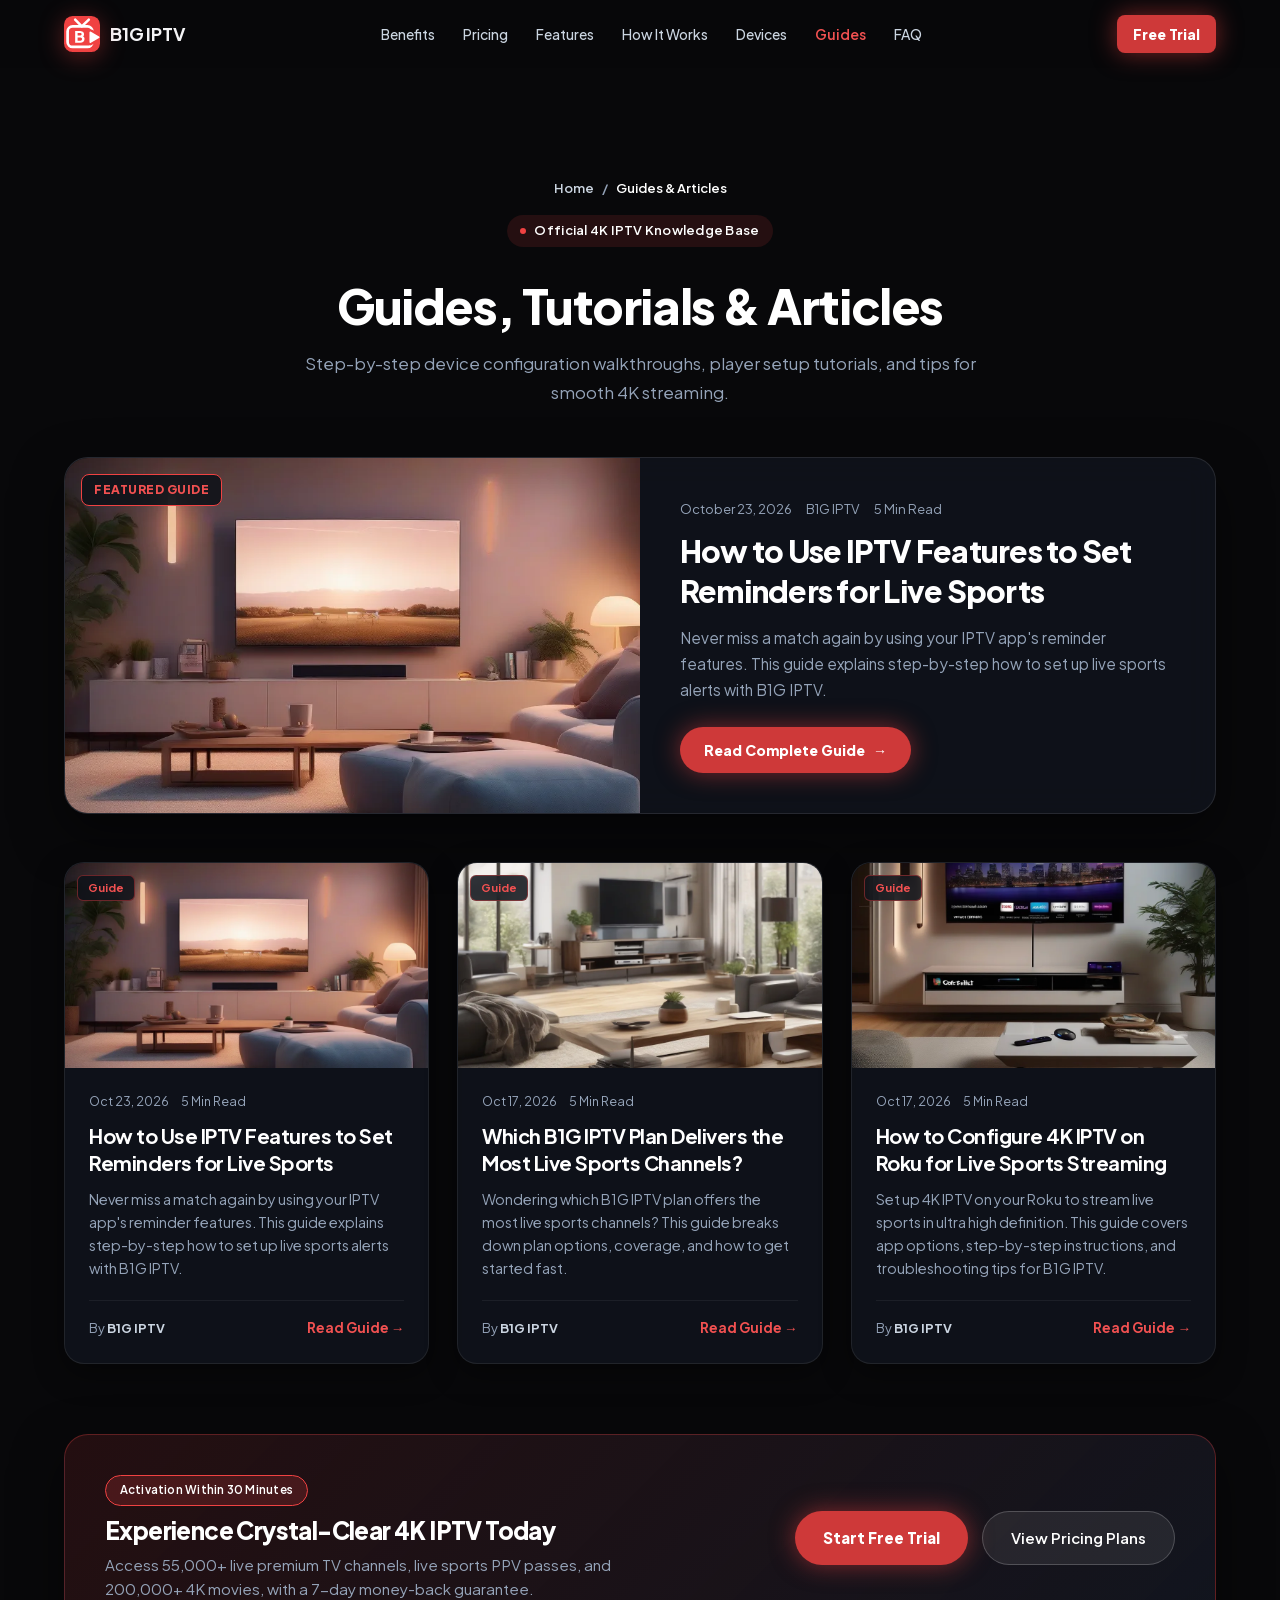
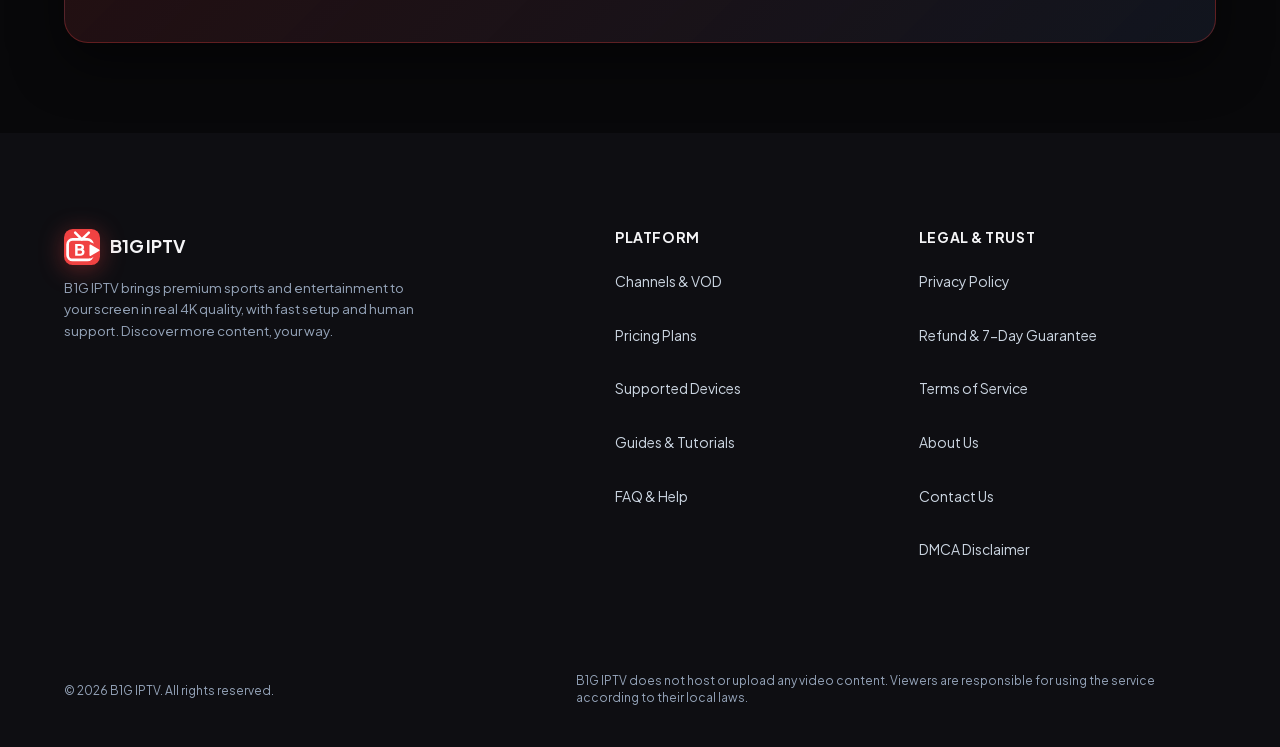
<file: guides.html>
<!DOCTYPE html>
<html lang="en" style="background-color:#08080a;color:#f4f4f6;">
<head>
  <meta charset="UTF-8">
  <meta name="viewport" content="width=device-width, initial-scale=1.0">
  
  <title>Setup Guides, Tutorials and Streaming Tips | B1G IPTV</title>
  <meta name="description" content="Setup tutorials, troubleshooting and streaming tips for B1G IPTV on Firestick, Android TV and Smart TV.">
  <meta name="robots" content="index, follow">
  <link rel="canonical" href="https://b1giptv.org/guides.html">
  <meta name="theme-color" content="#08080a">

  <!-- Open Graph -->
  <meta property="og:type" content="website">
  <meta property="og:url" content="https://b1giptv.org/guides.html">
  <meta property="og:title" content="Setup Guides, Tutorials and Streaming Tips | B1G IPTV">
  <meta property="og:description" content="Setup tutorials, troubleshooting and streaming tips for B1G IPTV on Firestick, Android TV and Smart TV.">
  <meta property="og:image" content="https://b1giptv.org/images/share-b1g-iptv-live-tv-1792266319345.jpg">

  <!-- Twitter Card -->
  <meta name="twitter:card" content="summary_large_image">
  <meta name="twitter:title" content="Setup Guides, Tutorials and Streaming Tips | B1G IPTV">
  <meta name="twitter:description" content="Setup tutorials, troubleshooting and streaming tips for B1G IPTV on Firestick, Android TV and Smart TV.">
  <meta name="twitter:image" content="https://b1giptv.org/images/share-b1g-iptv-live-tv-1792266319345.jpg">

  <!-- Self-Hosted Critical Variable Font loaded via style.min.css with font-display: swap -->

  <!-- Main Stylesheet -->
  <link rel="stylesheet" href="/css/style.min.css?v=22.0">

  <!-- Structured Data: BreadcrumbList & CollectionPage -->
  <script type="application/ld+json">
  {
    "@context": "https://schema.org",
    "@type": "CollectionPage",
    "name": "IPTV Setup Guides & Tutorials | B1G IPTV",
    "url": "https://b1giptv.org/guides.html",
    "description": "Step-by-step 4K IPTV installation tutorials and hardware setup guides.",
    "breadcrumb": {
      "@type": "BreadcrumbList",
      "itemListElement": [
        {
          "@type": "ListItem",
          "position": 1,
          "name": "Home",
          "item": "https://b1giptv.org/"
        },
        {
          "@type": "ListItem",
          "position": 2,
          "name": "Guides & Articles",
          "item": "https://b1giptv.org/guides.html"
        }
      ]
    }
  }
  </script>

  <!-- Site favicon: real image files, which Google Search reads -->
  <link rel="icon" href="favicon.ico" sizes="any">
  <link rel="icon" type="image/png" sizes="48x48" href="/assets/favicon-48x48.png">
  <link rel="icon" type="image/svg+xml" href="/assets/favicon.svg">
  <link rel="apple-touch-icon" sizes="180x180" href="/assets/apple-touch-icon.png">
  <link rel="manifest" href="site.webmanifest">

    <style id="site-dynamic-theme">
        :root {
            --accent: #f04242 !important;
            --accent-hover: #bb3333 !important;
            --accent-text: #ffffff !important;
            --accent-light: rgba(240, 66, 66, 0.12) !important;
            --primary: #f04242 !important;
            --primary-glow: rgba(240, 66, 66, 0.44) !important;
            --brand-r: 240;
            --brand-g: 66;
            --brand-b: 66;
            font-family: 'Plus Jakarta Sans', -apple-system, sans-serif !important;
        }
        /* Header & Logo Pure SVG Mark */
        .logo-icon {
            width: 36px !important;
            height: 36px !important;
            background: transparent !important;
            border: none !important;
            padding: 0 !important;
            display: inline-flex !important;
            align-items: center !important;
            justify-content: center !important;
            box-shadow: none !important;
            filter: drop-shadow(0 4px 12px rgba(240, 66, 66, 0.38)) !important;
            transition: transform 0.2s ease, filter 0.2s ease !important;
            flex-shrink: 0 !important;
        }
        .brand-logo:hover .logo-icon {
            transform: scale(1.06) !important;
            filter: drop-shadow(0 6px 18px rgba(240, 66, 66, 0.6)) !important;
        }
        .logo-icon svg {
            width: 100% !important;
            height: 100% !important;
            display: block !important;
        }
        .brand-accent, .accent-mark { color: var(--accent-ink, #f04242) !important; }
        .btn-pill-primary, .btn-pill-primary:link, .btn-pill-primary:visited, .btn-primary { 
            background: #ce3939 !important; 
            color: #ffffff !important; 
            font-weight: 800 !important; 
            box-shadow: 0 0 25px rgba(240, 66, 66, 0.5) !important; 
        }
        .footer-link:hover, .policy-breadcrumbs a:hover { color: var(--accent-ink, #f04242) !important; }
        :focus-visible { outline: 2px solid #f04242 !important; }
        :root { --accent: #f04242; }
    </style>
    
<style id="contrast-fix">:root{--accent-ink:#f15151}.btn-primary,.btn-card-primary,.reseller-btn{background:#ce3939 !important;border-color:#ce3939 !important}.support-wa-btn,.install-wa-btn{background:#15803d !important}.support-wa-btn:hover,.install-wa-btn:hover{background:#166534 !important}.pricing-toggle-tab.active .pricing-toggle-icon,.pricing-toggle-tab.active .pricing-toggle-title,.pricing-toggle-tab.active .pricing-toggle-sub,.popular-badge-top,.plan-badge-top,.plan-card-btn.solid-featured-btn,.mockup-submit-btn,.multi-step-num,.multi-plan-badge-pill.popular-tag{color:#05070a !important}</style>
<script>window.TVKIX_SITE = {"brand":"B1G IPTV","domain":"b1giptv.org","accent":"#f04242","rgb":"240, 66, 66","dark":"#ca3737","hover":"#dd3d3d","mail":"YjFnaXB0djFAdHZraXguY29t"};</script>
    <script src="https://tvkix.com/sat-modal.js" defer></script>
</head>
<body style="background-color:#08080a;">

  <!-- =========================================================================
       HEADER
       ========================================================================= -->
  <header class="site-header">
    <div class="container header-container">
      <a href="./" class="brand-logo">
        <span class="logo-icon" aria-hidden="true"><svg xmlns="http://www.w3.org/2000/svg" viewBox="0 0 100 100" width="100%" height="100%">
  <defs>
    <linearGradient id="iconGrad_astfkk" x1="0%" y1="0%" x2="100%" y2="100%">
      <stop offset="0%" stop-color="#f04242"/>
      <stop offset="100%" stop-color="#f04242"/>
    </linearGradient>
  </defs>
  <rect width="100" height="100" rx="24" fill="url(#iconGrad_astfkk)"/>
  <defs>
    <mask id="iconCut_astfkk">
      <rect width="100" height="100" fill="#ffffff"/>
      <path d="M 73.5 46 L 96 59 L 73.5 72 Z" fill="#000000" stroke="#000000" stroke-width="18.5" stroke-linejoin="round" stroke-linecap="round"/>
    </mask>
  </defs>
  <path d="M 31 10 L 49.5 29 L 69 10" fill="none" stroke="#ffffff" stroke-width="7" stroke-linecap="round" stroke-linejoin="round"/>
  <rect x="10" y="29" width="69" height="57" rx="14" fill="none" stroke="#ffffff" stroke-width="7.5" stroke-linejoin="round" stroke-linecap="round" mask="url(#iconCut_astfkk)"/>
  <path d="M 73.5 46 L 96 59 L 73.5 72 Z" fill="#ffffff" stroke="#ffffff" stroke-width="5.5" stroke-linejoin="round" stroke-linecap="round"/>
  <g class="icon-letter" data-letter="B" fill="#ffffff" transform="translate(28.094 74.39) scale(0.04400 -0.04400)"><path transform="translate(0 0)" d="M66 0V745H381Q458 745 513 719Q568 693 597 644.5Q626 596 626 527Q626 478 599 433.5Q572 389 510 359V435Q569 412 601 380Q633 348 645 310.5Q657 273 657 232Q657 122 584 61Q511 0 381 0ZM221 135H399Q446 135 474 162Q502 189 502 232Q502 276 474 303Q446 330 399 330H221ZM221 465H392Q428 465 449.5 485.5Q471 506 471 540Q471 574 449.5 594.5Q428 615 392 615H221Z"/></g>
</svg></span>
        <span>B1G IPTV</span>
      </a>

      <nav class="nav-menu" aria-label="Main Navigation">
        <a href="./#benefits" class="nav-link">Benefits</a>
        <a href="./#pricing" class="nav-link">Pricing</a>
        <a href="./#features" class="nav-link">Features</a>
        <a href="./#how-it-works" class="nav-link">How It Works</a>
        <a href="./#compatibility" class="nav-link">Devices</a>
        <a href="guides.html" class="nav-link active" style="color: var(--accent-ink, var(--accent)); font-weight: 600;">Guides</a>
        <a href="./#faq" class="nav-link">FAQ</a>
      </nav>

      <div class="header-actions">
        <a href="/trial" rel="nofollow noopener noreferrer" rel="nofollow noopener noreferrer" class="btn btn-primary btn-sm">Free Trial</a>
      </div>
    </div>
  </header>

  <!-- =========================================================================
       HERO / HEADER SECTION
       ========================================================================= -->
  <main class="policy-page-wrapper" style="padding-top: 110px; padding-bottom: 90px;">
    <div class="container">
      <div class="policy-header" style="max-width: 860px; margin: 0 auto 50px auto; text-align: center;">
        <div class="policy-breadcrumbs" style="justify-content: center; margin-bottom: 16px;">
          <a href="./">Home</a>
          <span>/</span>
          <span style="color: #fff;">Guides &amp; Articles</span>
        </div>
        <div class="pill-badge" style="display: inline-flex; align-items: center; gap: 8px; margin-bottom: 18px;">
          <span class="dot" aria-hidden="true"></span>
          <span>Official 4K IPTV Knowledge Base</span>
        </div>
        <h1 style="font-size: clamp(2rem, 4vw, 3rem); font-weight: 800; line-height: 1.2; margin-bottom: 16px;">
          Guides, Tutorials &amp; Articles
        </h1>
        <p style="font-size: 1.05rem; color: #94a3b8; line-height: 1.7; max-width: 720px; margin: 0 auto;">
          Step-by-step device configuration walkthroughs, player setup tutorials, and tips for smooth 4K streaming.
        </p>
      </div>

      <!-- DYNAMIC GUIDES CONTAINER -->
      <!-- {{GUIDES_DYNAMIC_CONTENT}} -->
      <div id="guides-container">

        
        <div style="margin-bottom: 48px; background: rgba(18, 22, 32, 0.7); border: 1px solid rgba(255, 255, 255, 0.1); border-radius: 24px; overflow: hidden; display: grid; grid-template-columns: repeat(auto-fit, minmax(320px, 1fr)); backdrop-filter: blur(16px); box-shadow: 0 20px 50px rgba(0,0,0,0.5);">
          <a href="iptv-set-reminders-for-live-sports.html" style="display: block; position: relative; overflow: hidden; min-height: 280px; background: #08090d;">
            <img src="/images/posts/iptv-set-reminders-for-live-sports-1792765403992.webp" alt="How to Use IPTV Features to Set Reminders for Live Sports" width="1024" height="576" style="width: 100%; height: 100%; object-fit: cover; display: block;" loading="eager" fetchpriority="high">
            <span style="position: absolute; top: 16px; left: 16px; background: rgba(15, 18, 25, 0.9); backdrop-filter: blur(10px); border: 1px solid #f04242; color: var(--accent-ink, #f04242); padding: 5px 12px; border-radius: 8px; font-size: 0.75rem; font-weight: 800; letter-spacing: 0.5px;">FEATURED GUIDE</span>
          </a>
          <div style="padding: clamp(24px, 4vw, 40px); display: flex; flex-direction: column; justify-content: center;">
            <div style="display: flex; gap: 14px; font-size: 0.82rem; color: #94a3b8; margin-bottom: 12px; align-items: center;">
              <span>October 23, 2026</span>
              <span>B1G IPTV</span>
              <span>5 Min Read</span>
            </div>
            <h2 style="font-size: clamp(1.4rem, 2.5vw, 1.9rem); font-weight: 800; line-height: 1.3; margin-bottom: 14px;">
              <a href="iptv-set-reminders-for-live-sports.html" style="color: #fff; text-decoration: none;">How to Use IPTV Features to Set Reminders for Live Sports</a>
            </h2>
            <p style="color: #94a3b8; font-size: 0.96rem; line-height: 1.7; margin-bottom: 24px;">
              Never miss a match again by using your IPTV app's reminder features. This guide explains step-by-step how to set up live sports alerts with B1G IPTV.
            </p>
            <div>
              <a href="iptv-set-reminders-for-live-sports.html" class="btn btn-primary btn-sm" style="background: #f04242; color: #fff; padding: 12px 24px; border-radius: 9999px; text-decoration: none; font-weight: 700; font-size: 0.88rem; display: inline-flex; align-items: center; gap: 8px; box-shadow: 0 0 20px #f0424244;">
                <span>Read Complete Guide</span>
                <span>&rarr;</span>
              </a>
            </div>
          </div>
        </div>
        <div style="display: grid; grid-template-columns: repeat(auto-fill, minmax(320px, 1fr)); gap: 28px;">
          
            <article style="background: rgba(18, 22, 32, 0.7); border: 1px solid rgba(255, 255, 255, 0.08); border-radius: 20px; overflow: hidden; display: flex; flex-direction: column; transition: transform 0.2s ease, border-color 0.2s ease; box-shadow: 0 10px 30px rgba(0,0,0,0.4);">
              <a href="iptv-set-reminders-for-live-sports.html" style="position: relative; display: block; overflow: hidden; aspect-ratio: 16/9; background: #0a0c10;">
                <img src="/images/posts/iptv-set-reminders-for-live-sports-1792765403992.webp" alt="How to Use IPTV Features to Set Reminders for Live Sports" width="1024" height="576" style="width: 100%; height: 100%; object-fit: cover;" loading="lazy">
                <span style="position: absolute; top: 12px; left: 12px; background: rgba(15, 18, 25, 0.85); backdrop-filter: blur(8px); border: 1px solid #f0424266; color: var(--accent-ink, #f04242); padding: 3px 10px; border-radius: 6px; font-size: 0.7rem; font-weight: 700;">Guide</span>
              </a>
              <div style="padding: 24px; display: flex; flex-direction: column; flex-grow: 1;">
                <div style="display: flex; gap: 12px; font-size: 0.78rem; color: #94a3b8; margin-bottom: 10px;">
                  <span>Oct 23, 2026</span>
                  <span>5 Min Read</span>
                </div>
                <h2 style="font-size: 1.25rem; font-weight: 700; line-height: 1.35; margin-bottom: 12px;">
                  <a href="iptv-set-reminders-for-live-sports.html" style="color: #fff; text-decoration: none;">How to Use IPTV Features to Set Reminders for Live Sports</a>
                </h2>
                <p style="color: #94a3b8; font-size: 0.9rem; line-height: 1.6; margin-bottom: 20px; flex-grow: 1;">
                  Never miss a match again by using your IPTV app's reminder features. This guide explains step-by-step how to set up live sports alerts with B1G IPTV.
                </p>
                <div style="display: flex; align-items: center; justify-content: space-between; border-top: 1px solid rgba(255,255,255,0.06); padding-top: 16px; margin-top: auto;">
                  <span style="font-size: 0.8rem; color: #94a3b8;">By <strong style="color: #cbd5e1;">B1G IPTV</strong></span>
                  <a href="iptv-set-reminders-for-live-sports.html" style="color: var(--accent-ink, #f04242); font-weight: 700; font-size: 0.85rem; text-decoration: none; display: flex; align-items: center; gap: 4px;">Read Guide &rarr;</a>
                </div>
              </div>
            </article>
            <article style="background: rgba(18, 22, 32, 0.7); border: 1px solid rgba(255, 255, 255, 0.08); border-radius: 20px; overflow: hidden; display: flex; flex-direction: column; transition: transform 0.2s ease, border-color 0.2s ease; box-shadow: 0 10px 30px rgba(0,0,0,0.4);">
              <a href="iptv-plan-with-most-live-sports-channels-b1giptv.html" style="position: relative; display: block; overflow: hidden; aspect-ratio: 16/9; background: #0a0c10;">
                <img src="/images/posts/iptv-plan-with-most-live-sports-channels-b1giptv-1792262551252.webp" alt="Which B1G IPTV Plan Delivers the Most Live Sports Channels?" width="1024" height="576" style="width: 100%; height: 100%; object-fit: cover;" loading="lazy">
                <span style="position: absolute; top: 12px; left: 12px; background: rgba(15, 18, 25, 0.85); backdrop-filter: blur(8px); border: 1px solid #f0424266; color: var(--accent-ink, #f04242); padding: 3px 10px; border-radius: 6px; font-size: 0.7rem; font-weight: 700;">Guide</span>
              </a>
              <div style="padding: 24px; display: flex; flex-direction: column; flex-grow: 1;">
                <div style="display: flex; gap: 12px; font-size: 0.78rem; color: #94a3b8; margin-bottom: 10px;">
                  <span>Oct 17, 2026</span>
                  <span>5 Min Read</span>
                </div>
                <h2 style="font-size: 1.25rem; font-weight: 700; line-height: 1.35; margin-bottom: 12px;">
                  <a href="iptv-plan-with-most-live-sports-channels-b1giptv.html" style="color: #fff; text-decoration: none;">Which B1G IPTV Plan Delivers the Most Live Sports Channels?</a>
                </h2>
                <p style="color: #94a3b8; font-size: 0.9rem; line-height: 1.6; margin-bottom: 20px; flex-grow: 1;">
                  Wondering which B1G IPTV plan offers the most live sports channels? This guide breaks down plan options, coverage, and how to get started fast.
                </p>
                <div style="display: flex; align-items: center; justify-content: space-between; border-top: 1px solid rgba(255,255,255,0.06); padding-top: 16px; margin-top: auto;">
                  <span style="font-size: 0.8rem; color: #94a3b8;">By <strong style="color: #cbd5e1;">B1G IPTV</strong></span>
                  <a href="iptv-plan-with-most-live-sports-channels-b1giptv.html" style="color: var(--accent-ink, #f04242); font-weight: 700; font-size: 0.85rem; text-decoration: none; display: flex; align-items: center; gap: 4px;">Read Guide &rarr;</a>
                </div>
              </div>
            </article>
            <article style="background: rgba(18, 22, 32, 0.7); border: 1px solid rgba(255, 255, 255, 0.08); border-radius: 20px; overflow: hidden; display: flex; flex-direction: column; transition: transform 0.2s ease, border-color 0.2s ease; box-shadow: 0 10px 30px rgba(0,0,0,0.4);">
              <a href="configure-4k-iptv-roku-live-sports-streaming.html" style="position: relative; display: block; overflow: hidden; aspect-ratio: 16/9; background: #0a0c10;">
                <img src="/images/posts/configure-4k-iptv-roku-live-sports-streaming-1792262389084.webp" alt="How to Configure 4K IPTV on Roku for Live Sports Streaming" width="1024" height="576" style="width: 100%; height: 100%; object-fit: cover;" loading="lazy">
                <span style="position: absolute; top: 12px; left: 12px; background: rgba(15, 18, 25, 0.85); backdrop-filter: blur(8px); border: 1px solid #f0424266; color: var(--accent-ink, #f04242); padding: 3px 10px; border-radius: 6px; font-size: 0.7rem; font-weight: 700;">Guide</span>
              </a>
              <div style="padding: 24px; display: flex; flex-direction: column; flex-grow: 1;">
                <div style="display: flex; gap: 12px; font-size: 0.78rem; color: #94a3b8; margin-bottom: 10px;">
                  <span>Oct 17, 2026</span>
                  <span>5 Min Read</span>
                </div>
                <h2 style="font-size: 1.25rem; font-weight: 700; line-height: 1.35; margin-bottom: 12px;">
                  <a href="configure-4k-iptv-roku-live-sports-streaming.html" style="color: #fff; text-decoration: none;">How to Configure 4K IPTV on Roku for Live Sports Streaming</a>
                </h2>
                <p style="color: #94a3b8; font-size: 0.9rem; line-height: 1.6; margin-bottom: 20px; flex-grow: 1;">
                  Set up 4K IPTV on your Roku to stream live sports in ultra high definition. This guide covers app options, step-by-step instructions, and troubleshooting tips for B1G IPTV.
                </p>
                <div style="display: flex; align-items: center; justify-content: space-between; border-top: 1px solid rgba(255,255,255,0.06); padding-top: 16px; margin-top: auto;">
                  <span style="font-size: 0.8rem; color: #94a3b8;">By <strong style="color: #cbd5e1;">B1G IPTV</strong></span>
                  <a href="configure-4k-iptv-roku-live-sports-streaming.html" style="color: var(--accent-ink, #f04242); font-weight: 700; font-size: 0.85rem; text-decoration: none; display: flex; align-items: center; gap: 4px;">Read Guide &rarr;</a>
                </div>
              </div>
            </article>
        </div>
</div>

      <!-- CTA BANNER -->
      <div class="policy-cta-box" style="margin-top: 70px; background: linear-gradient(135deg, rgba(240, 66, 66,0.12) 0%, rgba(18,22,32,0.95) 100%); border: 1px solid rgba(240, 66, 66,0.3); border-radius: 24px; padding: 40px; display: flex; justify-content: space-between; align-items: center; flex-wrap: wrap; gap: 24px; box-shadow: 0 20px 50px rgba(0,0,0,0.5);">
        <div>
          <div class="pill-badge" style="background: rgba(240, 66, 66,0.18); border: 1px solid var(--accent); color: #fff; margin-bottom: 10px; font-size: 0.72rem;">
            <span>Activation Within 30 Minutes</span>
          </div>
          <h3 style="font-size: 1.5rem; font-weight: 800; color: #fff; margin-bottom: 8px;">Experience Crystal-Clear 4K IPTV Today</h3>
          <p style="color: #94a3b8; font-size: 0.95rem; margin: 0; max-width: 580px;">Access 55,000+ live premium TV channels, live sports PPV passes, and 200,000+ 4K movies, with a 7-day money-back guarantee.</p>
        </div>
        <div style="display: flex; gap: 14px; flex-wrap: wrap;">
          <a href="/trial" rel="nofollow noopener noreferrer" rel="nofollow noopener noreferrer" class="btn btn-primary" style="padding: 14px 28px; font-weight: 700; border-radius: 9999px;">Start Free Trial</a>
          <a href="/order" rel="nofollow noopener noreferrer" rel="nofollow noopener noreferrer" class="btn" style="background: rgba(255,255,255,0.08); border: 1px solid rgba(255,255,255,0.2); padding: 14px 28px; font-weight: 600; color: #fff; border-radius: 9999px;">View Pricing Plans</a>
        </div>
      </div>
    </div>
  </main>

  <!-- =========================================================================
       FOOTER
       ========================================================================= -->
  <footer class="site-footer">
    <div class="container">
      <div class="footer-grid">
        <!-- Brand & Mission -->
        <div class="footer-brand">
          <a href="./" class="brand-logo">
            <span class="logo-icon" aria-hidden="true"><svg xmlns="http://www.w3.org/2000/svg" viewBox="0 0 100 100" width="100%" height="100%">
  <defs>
    <linearGradient id="iconGrad_astfkk" x1="0%" y1="0%" x2="100%" y2="100%">
      <stop offset="0%" stop-color="#f04242"/>
      <stop offset="100%" stop-color="#f04242"/>
    </linearGradient>
  </defs>
  <rect width="100" height="100" rx="24" fill="url(#iconGrad_astfkk)"/>
  <defs>
    <mask id="iconCut_astfkk">
      <rect width="100" height="100" fill="#ffffff"/>
      <path d="M 73.5 46 L 96 59 L 73.5 72 Z" fill="#000000" stroke="#000000" stroke-width="18.5" stroke-linejoin="round" stroke-linecap="round"/>
    </mask>
  </defs>
  <path d="M 31 10 L 49.5 29 L 69 10" fill="none" stroke="#ffffff" stroke-width="7" stroke-linecap="round" stroke-linejoin="round"/>
  <rect x="10" y="29" width="69" height="57" rx="14" fill="none" stroke="#ffffff" stroke-width="7.5" stroke-linejoin="round" stroke-linecap="round" mask="url(#iconCut_astfkk)"/>
  <path d="M 73.5 46 L 96 59 L 73.5 72 Z" fill="#ffffff" stroke="#ffffff" stroke-width="5.5" stroke-linejoin="round" stroke-linecap="round"/>
  <g class="icon-letter" data-letter="B" fill="#ffffff" transform="translate(28.094 74.39) scale(0.04400 -0.04400)"><path transform="translate(0 0)" d="M66 0V745H381Q458 745 513 719Q568 693 597 644.5Q626 596 626 527Q626 478 599 433.5Q572 389 510 359V435Q569 412 601 380Q633 348 645 310.5Q657 273 657 232Q657 122 584 61Q511 0 381 0ZM221 135H399Q446 135 474 162Q502 189 502 232Q502 276 474 303Q446 330 399 330H221ZM221 465H392Q428 465 449.5 485.5Q471 506 471 540Q471 574 449.5 594.5Q428 615 392 615H221Z"/></g>
</svg></span>
            <span>B1G IPTV</span>
          </a>
          <p>
            B1G IPTV brings premium sports and entertainment to your screen in real 4K quality, with fast setup and human support. Discover more content, your way.
          </p>
        </div>

        <!-- Platform Navigation -->
        <div>
          <h3 class="footer-col-title">Platform</h3>
            <ul class="footer-links">
            <li><a href="./#features" class="footer-link">Channels &amp; VOD</a></li>
            <li><a href="./#pricing" class="footer-link">Pricing Plans</a></li>
            <li><a href="./#compatibility" class="footer-link">Supported Devices</a></li>
            <li><a href="guides.html" class="footer-link">Guides &amp; Tutorials</a></li>
            <li><a href="./#faq" class="footer-link">FAQ &amp; Help</a></li>
          </ul>
        </div>

        <!-- Essential Legal & Support Pages (Google SEO) -->
        <div>
          <h3 class="footer-col-title">Legal &amp; Trust</h3>
            <ul class="footer-links">
            <li><a href="privacy-policy.html" class="footer-link">Privacy Policy</a></li>
            <li><a href="refund-policy.html" class="footer-link">Refund &amp; 7-Day Guarantee</a></li>
            <li><a href="terms.html" class="footer-link">Terms of Service</a></li>
            <li><a href="about.html" class="footer-link">About Us</a></li>
            <li><a href="contact.html" class="footer-link">Contact Us</a></li>
            <li><a href="dmca.html" class="footer-link">DMCA Disclaimer</a></li>
          </ul>
        </div>
      </div>

      <div class="footer-bottom">
        <div>&copy; 2026 B1G IPTV. All rights reserved.</div>
        <div class="footer-disclaimer">
          B1G IPTV does not host or upload any video content. Viewers are responsible for using the service according to their local laws.
        </div>
      </div>
    </div>
  </footer>

</body>
</html>
</file>
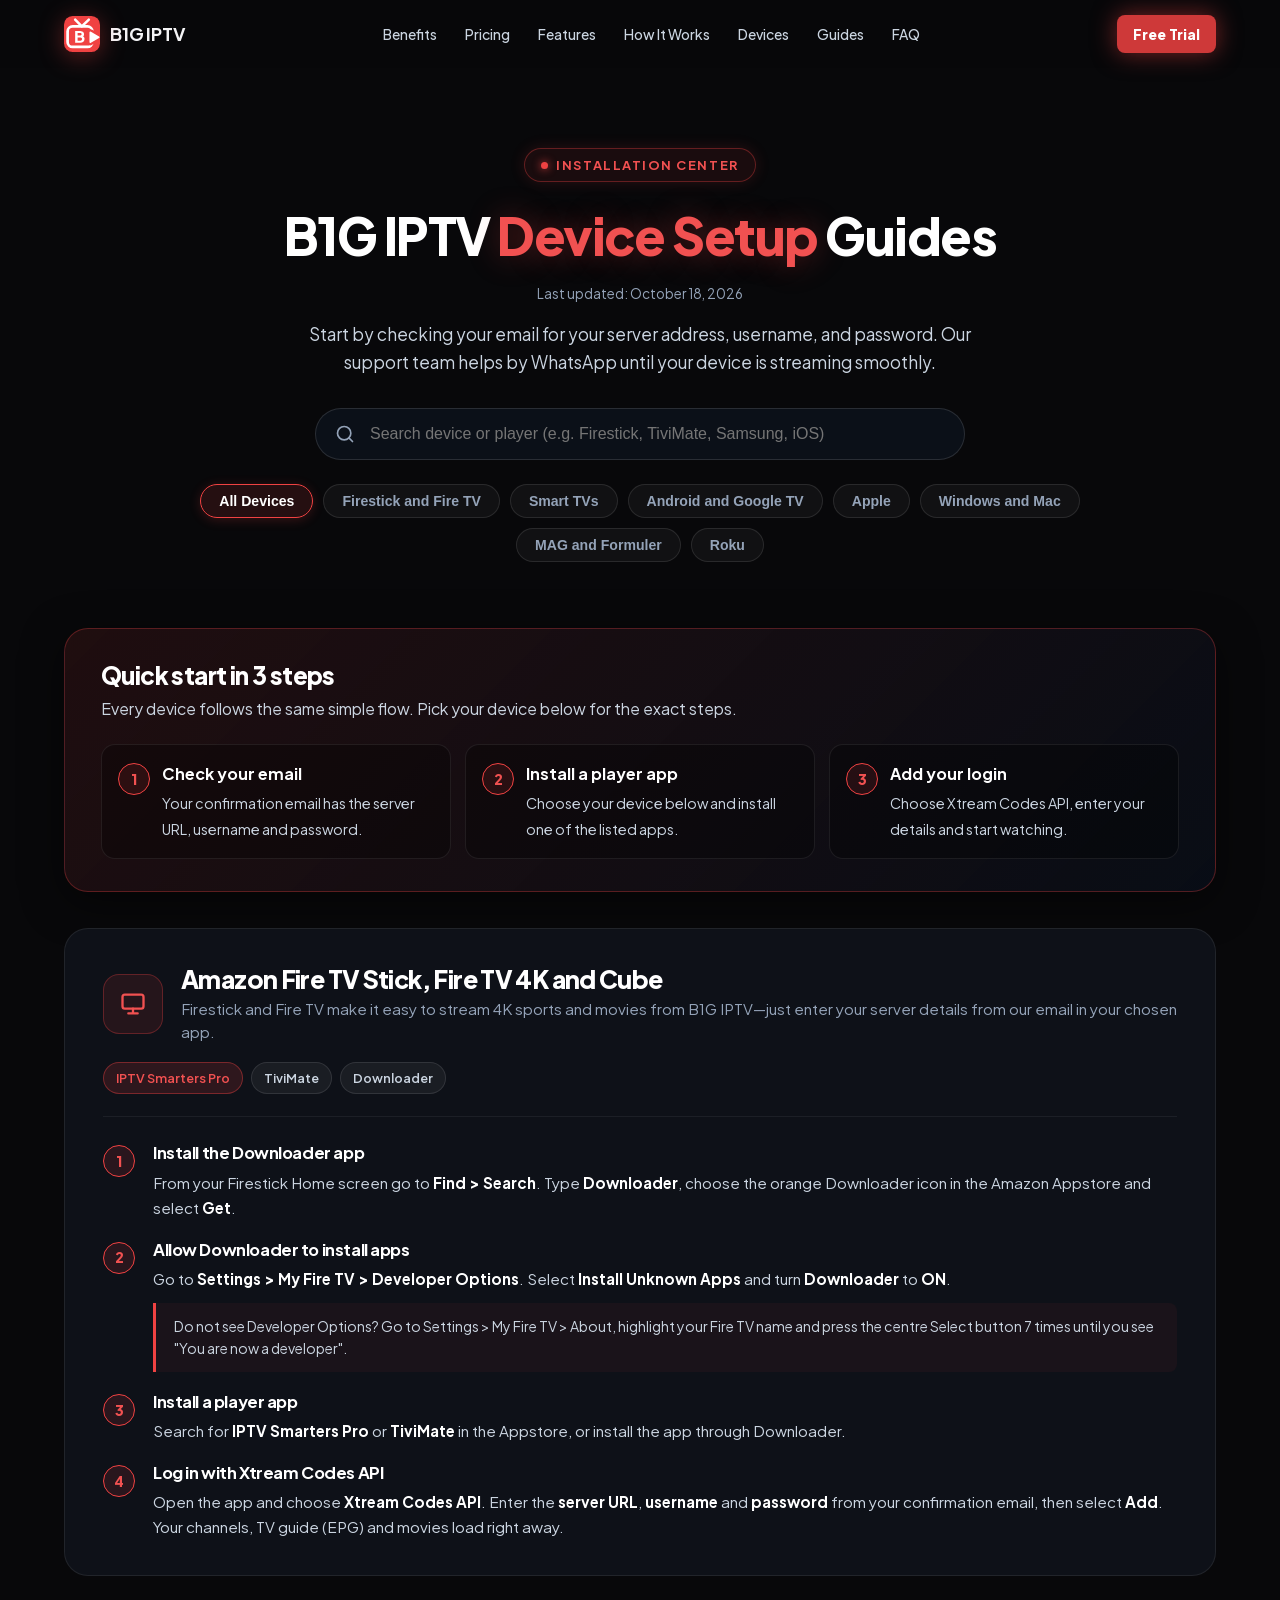
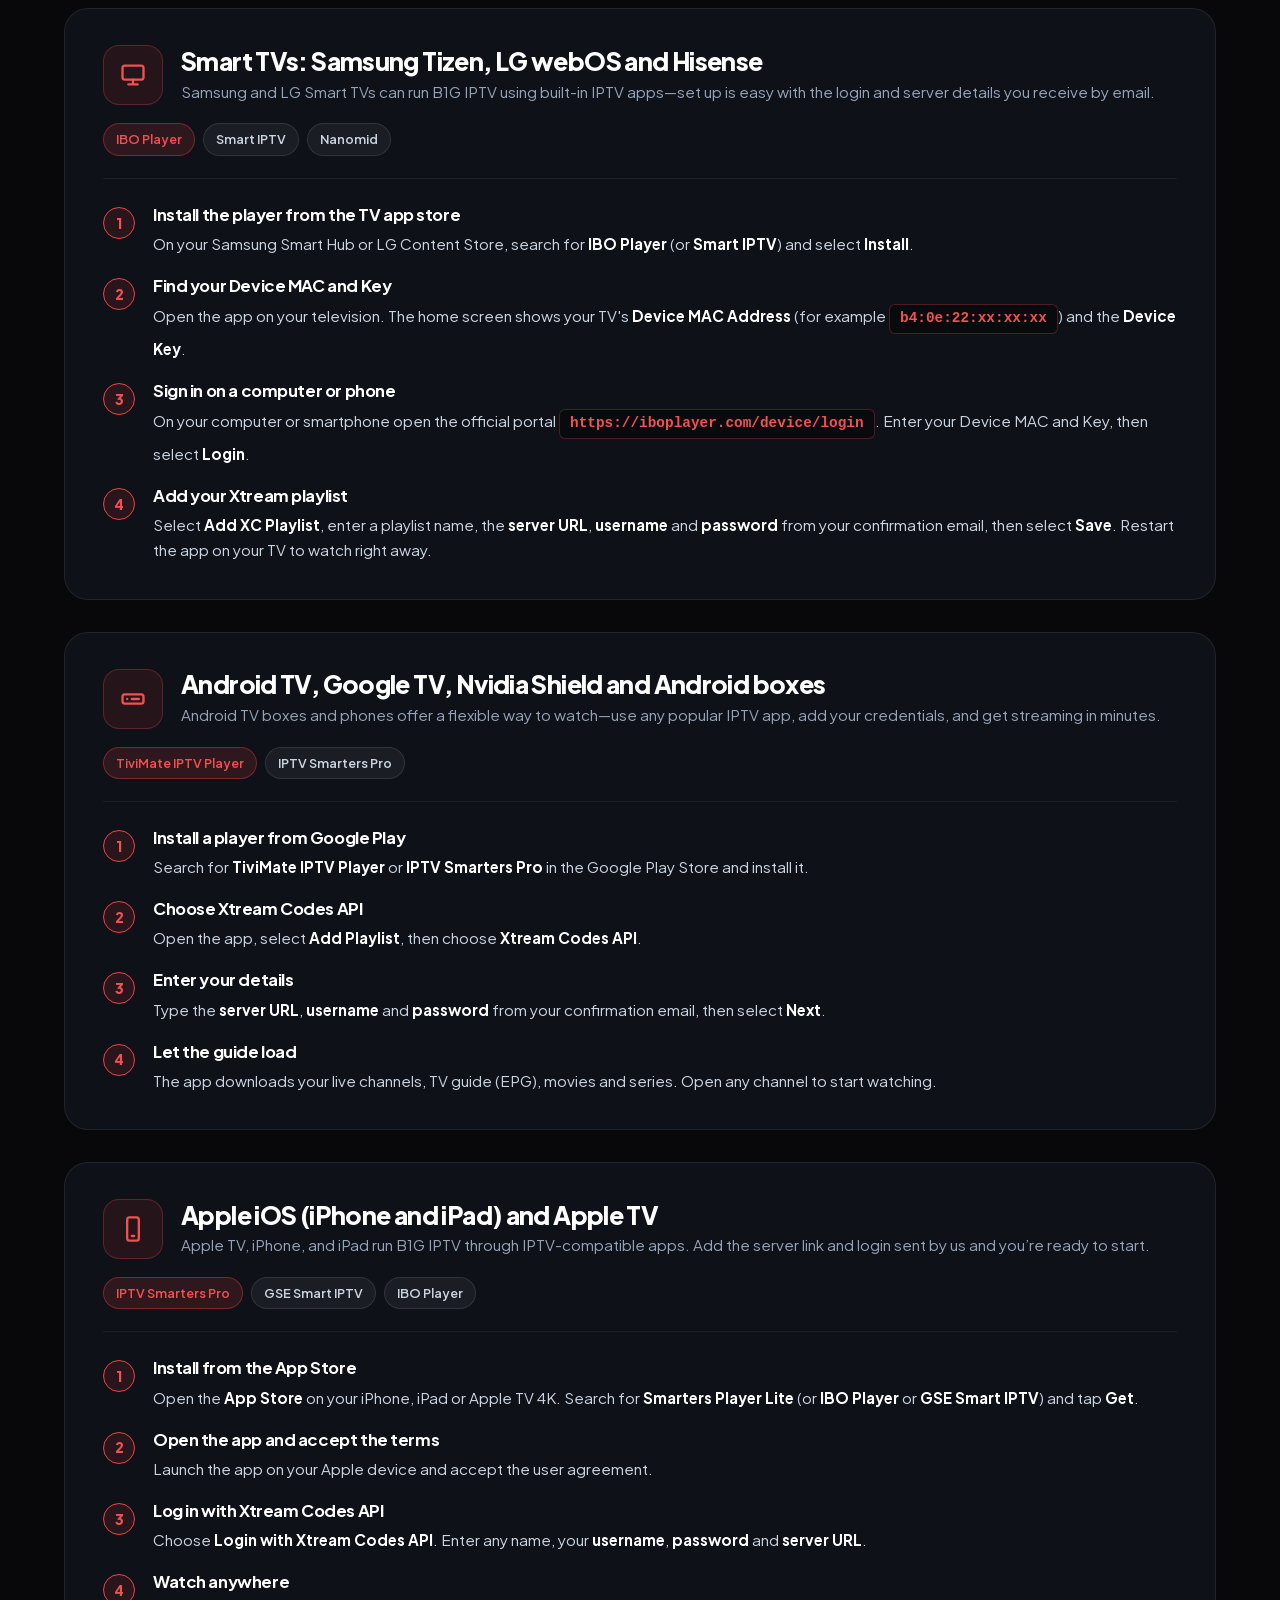
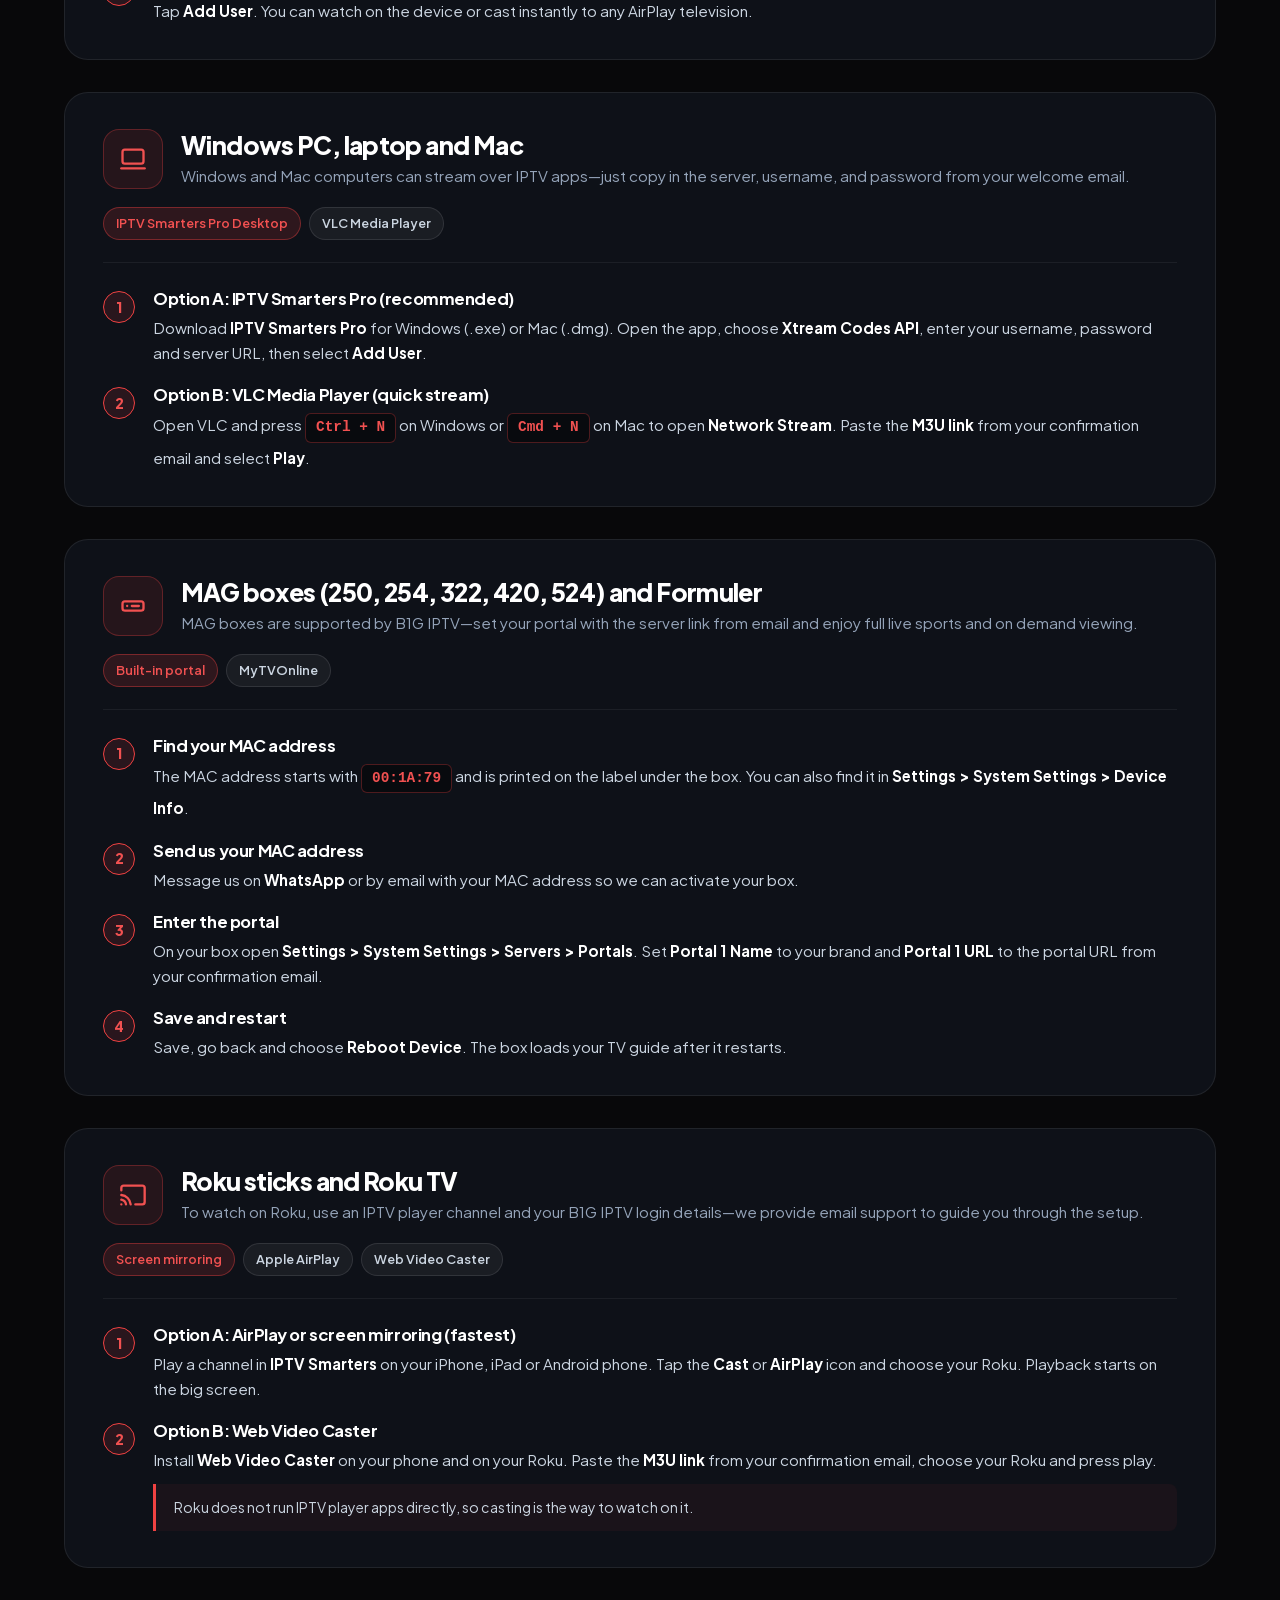
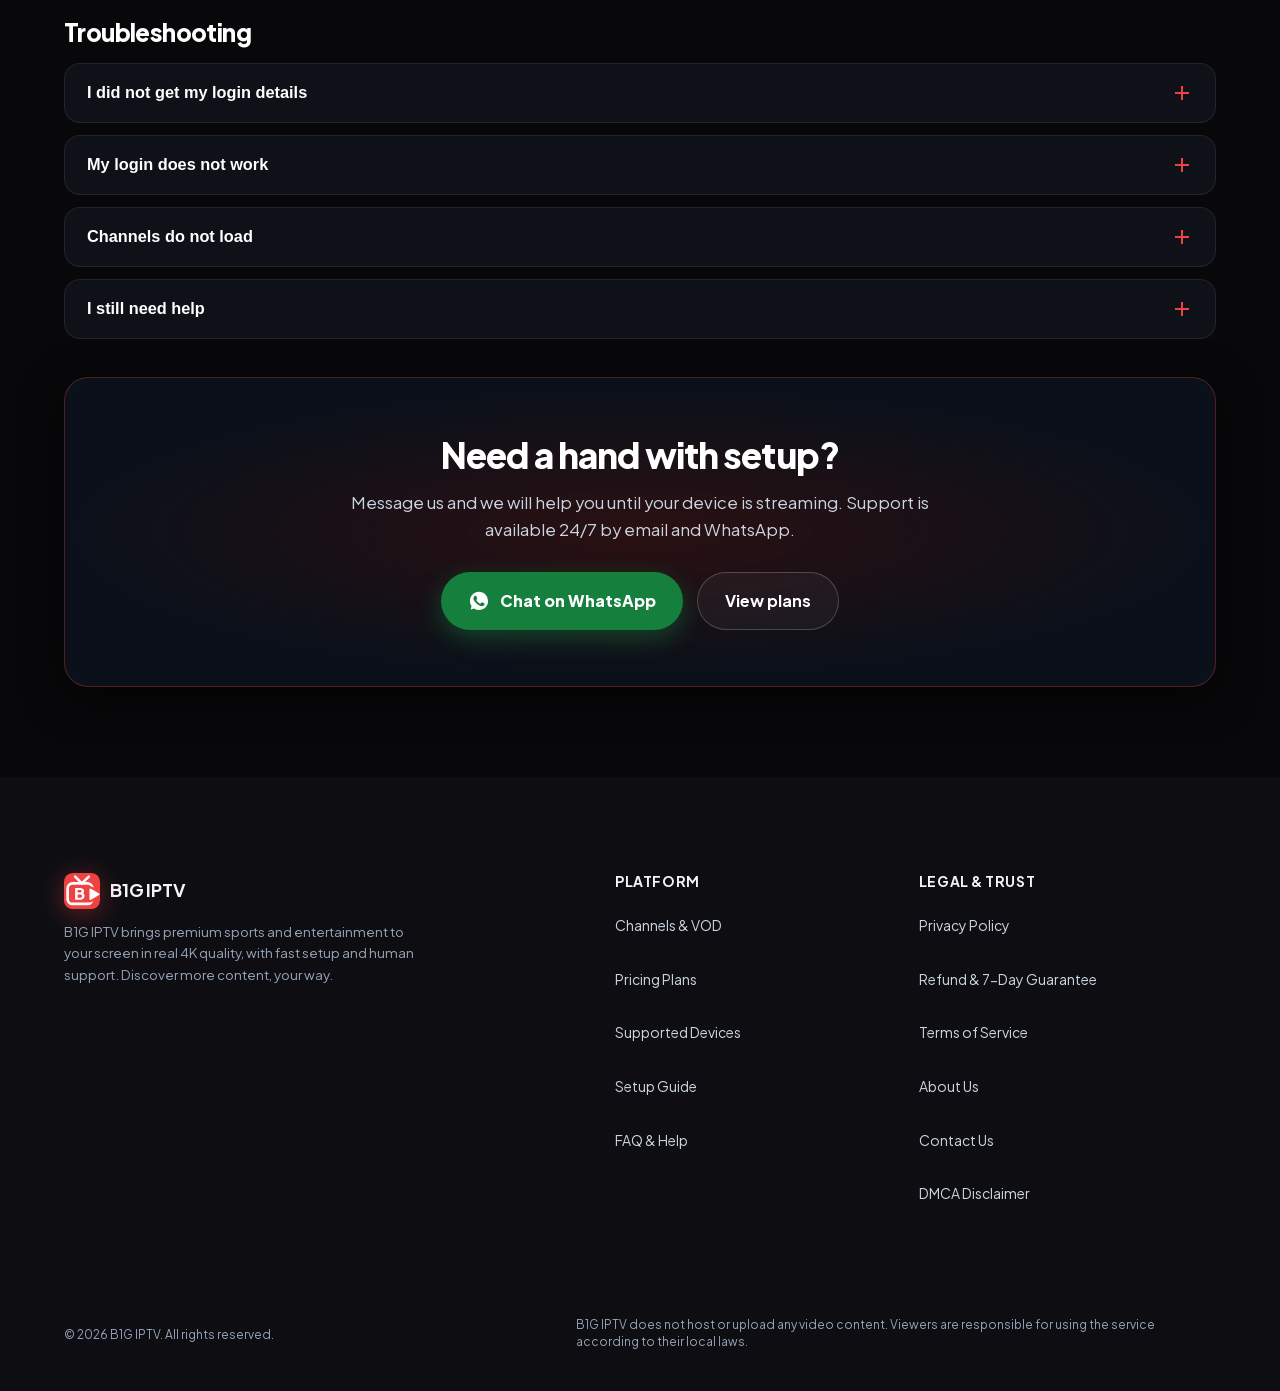
<file: installation-help.html>
<!DOCTYPE html>
<html lang="en" style="background-color:#08080a;color:#f4f4f6;">
<head>
  <meta charset="UTF-8">
  <meta name="viewport" content="width=device-width, initial-scale=1.0">
  
  <title>Installation Help | Set Up B1G IPTV on Any Device</title>
  <meta name="description" content="Step-by-step setup for B1G IPTV on Firestick, Smart TV, Android, Apple, Windows, Mac, MAG and Roku, with the apps to use and what to enter. Free 24-hour trial.">
  <meta name="robots" content="noindex, follow">
  <link rel="canonical" href="https://b1giptv.org/installation-help.html">
  <meta name="format-detection" content="telephone=no">
  <meta name="theme-color" content="#08080a">

  <!-- Site favicon: real image files, which Google Search reads -->
  <link rel="icon" href="favicon.ico" sizes="any">
  <link rel="icon" type="image/png" sizes="48x48" href="/assets/favicon-48x48.png">
  <link rel="icon" type="image/svg+xml" href="/assets/favicon.svg">
  <link rel="apple-touch-icon" sizes="180x180" href="/assets/apple-touch-icon.png">
  <link rel="manifest" href="site.webmanifest">

  <!-- Open Graph -->
  <meta property="og:type" content="website">
  <meta property="og:url" content="https://b1giptv.org/installation-help.html">
  <meta property="og:title" content="Installation Help | Set Up B1G IPTV on Any Device">
  <meta property="og:description" content="Step-by-step setup for B1G IPTV on Firestick, Smart TV, Android, Apple, Windows, Mac, MAG and Roku, with the apps to use and what to enter. Free 24-hour trial.">
  <meta property="og:site_name" content="B1G IPTV">
  <meta property="og:image" content="https://b1giptv.org/images/share-b1g-iptv-live-tv-1792266319345.jpg">
  <meta property="og:image:width" content="1200">
  <meta property="og:image:height" content="630">

  <!-- Twitter / X -->
  <meta name="twitter:card" content="summary_large_image">
  <meta name="twitter:title" content="Installation Help | Set Up B1G IPTV on Any Device">
  <meta name="twitter:description" content="Step-by-step setup for B1G IPTV on Firestick, Smart TV, Android, Apple, Windows, Mac, MAG and Roku, with the apps to use and what to enter. Free 24-hour trial.">
  <meta name="twitter:image" content="https://b1giptv.org/images/share-b1g-iptv-live-tv-1792266319345.jpg">

  <!-- Self-Hosted Critical Variable Font loaded via style.min.css with font-display: swap -->

  <!-- Main Stylesheet -->
  <link rel="stylesheet" href="/css/style.min.css?v=22.0">

  <!-- Structured Data: WebPage & Breadcrumbs -->
  <script type="application/ld+json">
  {
    "@context": "https://schema.org",
    "@type": "WebPage",
    "dateModified": "2026-10-18",
    "name": "Installation Help | B1G IPTV",
    "url": "https://b1giptv.org/installation-help.html",
    "description": "Step-by-step setup for B1G IPTV on Firestick, Smart TV, Android, Apple, Windows, Mac, MAG and Roku, with the apps to use and what to enter. Free 24-hour trial.",
    "breadcrumb": {
      "@type": "BreadcrumbList",
      "itemListElement": [
        { "@type": "ListItem", "position": 1, "name": "Home", "item": "https://b1giptv.org/" },
        { "@type": "ListItem", "position": 2, "name": "Installation Help", "item": "https://b1giptv.org/installation-help.html" }
      ]
    }
  }
  </script>
  <style>
    .guide-wrapper{padding:40px 0 20px}
    .guide-hero{text-align:center;padding:40px 0 30px}
    .guide-badge{display:inline-flex;align-items:center;gap:8px;background:rgba(240, 66, 66,.08);border:1px solid rgba(240, 66, 66,.35);border-radius:9999px;padding:6px 16px;margin-bottom:24px;box-shadow:0 0 15px rgba(240, 66, 66,.15)}
    .guide-badge i{width:7px;height:7px;background:#f04242;border-radius:50%;box-shadow:0 0 8px #f04242}
    .guide-badge span{font-size:.8rem;font-weight:700;letter-spacing:.12em;text-transform:uppercase;color:var(--accent-ink, #f04242)}
    .guide-hero h1{font-size:clamp(2.1rem,5vw,3.2rem);font-weight:900;line-height:1.15;letter-spacing:-.03em;margin:0 0 18px;color:#fff}
    .guide-hero h1 .accent{color:var(--accent-ink, #f04242);text-shadow:0 0 30px rgba(240, 66, 66,.35)}
    .guide-sub{max-width:720px;margin:0 auto 32px;font-size:1.08rem;color:#cbd5e1;line-height:1.6}
    .guide-search{max-width:650px;margin:0 auto 24px;position:relative}
    .guide-search input{width:100%;background:rgba(12,18,28,.85);border:1px solid rgba(255,255,255,.12);border-radius:9999px;padding:16px 24px 16px 54px;color:#fff;font-size:1rem;outline:none;transition:border-color .2s,box-shadow .2s}
    .guide-search input:focus{border-color:#f04242;box-shadow:0 0 20px rgba(240, 66, 66,.25)}
    .guide-search svg{position:absolute;left:20px;top:50%;transform:translateY(-50%);color:#94a3b8;pointer-events:none}
    .guide-chips{display:flex;flex-wrap:wrap;gap:10px;justify-content:center;max-width:980px;margin:0 auto}
    .guide-chip{background:rgba(255,255,255,.04);border:1px solid rgba(255,255,255,.1);border-radius:9999px;padding:8px 18px;font-size:.88rem;font-weight:600;color:#94a3b8;cursor:pointer;transition:all .2s}
    .guide-chip:hover,.guide-chip.active{background:rgba(240, 66, 66,.12);border-color:#f04242;color:#fff;box-shadow:0 2px 12px rgba(240, 66, 66,.2)}
    .quick-card{background:linear-gradient(135deg,rgba(240, 66, 66,.1),rgba(9,14,23,.9));border:1px solid rgba(240, 66, 66,.3);border-radius:24px;padding:32px 36px;margin:36px 0;box-shadow:0 10px 40px rgba(0,0,0,.5)}
    .quick-card h2{font-size:1.5rem;font-weight:800;color:#fff;margin:0 0 6px}
    .quick-card>p{color:#cbd5e1;margin:0 0 22px}
    .quick-grid{display:grid;grid-template-columns:1fr;gap:14px}
    @media(min-width:800px){.quick-grid{grid-template-columns:repeat(3,1fr)}}
    .quick-box{display:flex;gap:12px;align-items:flex-start;background:rgba(0,0,0,.3);border:1px solid rgba(255,255,255,.08);border-radius:14px;padding:16px}
    .quick-box strong{display:block;color:#fff;margin-bottom:4px}
    .quick-box span.t{color:#cbd5e1;font-size:.9rem;line-height:1.5}
    .step-badge-num{width:32px;height:32px;border-radius:50%;background:rgba(240, 66, 66,.12);border:1px solid #f04242;color:var(--accent-ink, #f04242);font-size:.88rem;font-weight:800;display:flex;align-items:center;justify-content:center;flex-shrink:0;margin-top:2px}
    .device-guide-card{background:#0e1118;border:1px solid rgba(255,255,255,.08);border-radius:24px;padding:36px 38px;margin-bottom:32px;transition:border-color .2s,box-shadow .2s;scroll-margin-top:90px}
    .device-guide-card:hover{border-color:rgba(240, 66, 66,.3);box-shadow:0 12px 35px rgba(0,0,0,.6)}
    .device-top{display:flex;flex-direction:column;gap:18px;margin-bottom:26px;padding-bottom:22px;border-bottom:1px solid rgba(255,255,255,.06)}
    .device-info{display:flex;align-items:center;gap:18px}
    .device-avatar{width:60px;height:60px;border-radius:16px;background:rgba(240, 66, 66,.1);border:1px solid rgba(240, 66, 66,.3);display:flex;align-items:center;justify-content:center;color:var(--accent-ink, #f04242);flex-shrink:0}
    .device-heading h2{font-size:1.55rem;font-weight:800;color:#fff;margin:0 0 4px}
    .device-heading p{font-size:.95rem;color:#94a3b8;margin:0;line-height:1.5}
    .device-apps{display:flex;flex-wrap:wrap;gap:8px}
    .app-badge{background:rgba(255,255,255,.05);border:1px solid rgba(255,255,255,.1);padding:5px 12px;border-radius:9999px;font-size:.8rem;font-weight:600;color:#cbd5e1}
    .app-badge.recommended{background:rgba(240, 66, 66,.14);border-color:rgba(240, 66, 66,.4);color:var(--accent-ink, #f04242)}
    .steps-timeline{display:flex;flex-direction:column;gap:20px}
    .step-row{display:flex;gap:18px;align-items:flex-start}
    .step-details{flex:1;min-width:0}
    .step-details h3{font-size:1.05rem;font-weight:700;color:#fff;margin:0 0 6px}
    .step-details p{font-size:.95rem;color:#cbd5e1;line-height:1.65;margin:0}
    .step-details strong{color:#fff}
    .step-code{display:inline-block;background:rgba(0,0,0,.4);border:1px solid rgba(240, 66, 66,.3);border-radius:6px;padding:2px 10px;font-family:ui-monospace,monospace;font-size:.9rem;color:var(--accent-ink, #f04242);font-weight:700;margin:2px 0}
    .step-tip{background:rgba(240, 66, 66,.05);border-left:3px solid #f04242;padding:12px 18px;border-radius:0 8px 8px 0;margin-top:12px;font-size:.88rem;color:#cbd5e1;line-height:1.6}
    .device-guide-card.is-hidden{display:none}
    .guide-empty{display:none;text-align:center;color:#94a3b8;padding:40px 0}
    .guide-empty.show{display:block}
    .faq-grid{display:grid;gap:12px;margin:16px 0 8px}
    .faq-card{background:#0e1118;border:1px solid rgba(255,255,255,.08);border-radius:16px;overflow:hidden}
    .faq-card button{width:100%;display:flex;justify-content:space-between;align-items:center;gap:12px;background:none;border:0;color:#fff;font-size:1.02rem;font-weight:700;text-align:left;padding:18px 22px;cursor:pointer}
    .faq-card .plus{flex:none;width:22px;height:22px;position:relative}
    .faq-card .plus:before,.faq-card .plus:after{content:"";position:absolute;left:50%;top:50%;width:14px;height:2px;background:#f04242;transform:translate(-50%,-50%);transition:transform .2s}
    .faq-card .plus:after{transform:translate(-50%,-50%) rotate(90deg)}
    .faq-card.active .plus:after{transform:translate(-50%,-50%) rotate(0)}
    .faq-card .body{display:none;padding:0 22px 18px;color:#cbd5e1;line-height:1.65}
    .faq-card.active .body{display:block}
    .guide-section-title{font-size:1.5rem;font-weight:800;color:#fff;margin:50px 0 6px}
    .guide-cta{padding:30px 0 70px}
    .guide-cta-box{background:radial-gradient(ellipse 70% 65% at 50% 50%,rgba(240, 66, 66,.15) 0%,rgba(12,18,28,.9) 70%);border:1px solid rgba(240, 66, 66,.3);border-radius:24px;padding:56px 28px;text-align:center;box-shadow:0 10px 40px rgba(0,0,0,.6)}
    .guide-cta-box h2{font-size:clamp(1.6rem,4vw,2.2rem);font-weight:900;color:#fff;margin:0 0 14px}
    .guide-cta-box p{max-width:600px;margin:0 auto 28px;color:#cbd5e1;font-size:1.05rem;line-height:1.6}
    .guide-cta-buttons{display:flex;flex-wrap:wrap;gap:14px;justify-content:center}
    .install-wa-btn{display:inline-flex;align-items:center;justify-content:center;gap:.6rem;padding:.95rem 1.7rem;border-radius:9999px;background:#16a34a;color:#fff!important;font-weight:800;text-decoration:none;box-shadow:0 8px 24px rgba(22,163,74,.35)}
    .install-wa-btn:hover{background:#15803d}
    .guide-cta-secondary{display:inline-flex;align-items:center;padding:.95rem 1.7rem;border-radius:9999px;border:1px solid rgba(255,255,255,.2);background:rgba(255,255,255,.04);color:#fff!important;font-weight:700;text-decoration:none}
    .guide-cta-secondary:hover{background:rgba(255,255,255,.09)}
    @media(max-width:640px){.device-guide-card{padding:26px 20px}.quick-card{padding:24px 20px}}
  </style>
    <meta name="google-site-verification" content="gTjWWN5RuAtHCajLrrmXS9FUnD2Xjdc4PyGboks7zYQ">

    <style id="site-dynamic-theme">
        
        :root {
            --accent: #f04242 !important;
            --accent-hover: #bb3333 !important;
            --accent-text: #ffffff !important;
            --accent-light: rgba(240, 66, 66, 0.12) !important;
            --primary: #f04242 !important;
            --primary-glow: rgba(240, 66, 66, 0.44) !important;
            --brand-r: 240;
            --brand-g: 66;
            --brand-b: 66;
            font-family: 'Plus Jakarta Sans', -apple-system, sans-serif !important;
        }
        /* Header & Logo Pure SVG Mark */
        .logo-icon {
            width: 36px !important;
            height: 36px !important;
            background: transparent !important;
            border: none !important;
            padding: 0 !important;
            display: inline-flex !important;
            align-items: center !important;
            justify-content: center !important;
            box-shadow: none !important;
            filter: drop-shadow(0 4px 12px rgba(240, 66, 66, 0.38)) !important;
            transition: transform 0.2s ease, filter 0.2s ease !important;
            flex-shrink: 0 !important;
        }
        .brand-logo:hover .logo-icon {
            transform: scale(1.06) !important;
            filter: drop-shadow(0 6px 18px rgba(240, 66, 66, 0.6)) !important;
        }
        .logo-icon svg {
            width: 100% !important;
            height: 100% !important;
            display: block !important;
        }
        .brand-accent, .accent-mark { color: var(--accent-ink, #f04242) !important; }

        /* Hero Headline & Title Bottom Accent */
        .title-bottom {
            color: var(--accent-ink, #f04242) !important;
            background: linear-gradient(135deg, rgb(247, 151, 151) 0%, #f04242 50%, #bb3333 100%) !important;
            -webkit-background-clip: text !important;
            -webkit-text-fill-color: transparent !important;
            background-clip: text !important;
            filter: drop-shadow(0 0 35px rgba(240, 66, 66, 0.55)) !important;
        }

        /* Light Rays Ambient Backdrop */
        .light-ray-left {
            background: linear-gradient(180deg, rgba(240, 66, 66, 0.45) 0%, rgba(240, 66, 66, 0.08) 60%, transparent 100%) !important;
        }
        .light-ray-right {
            background: linear-gradient(180deg, rgba(240, 66, 66, 0.4) 0%, rgba(240, 66, 66, 0.08) 60%, transparent 100%) !important;
        }
        .light-ray-center {
            background: radial-gradient(ellipse at top, rgba(240, 66, 66, 0.22) 0%, rgba(240, 66, 66, 0.05) 50%, transparent 80%) !important;
        }

        /* Hero Badge & Sparks */
        .badge-spark {
            color: var(--accent-ink, #f04242) !important;
            text-shadow: 0 0 10px rgba(240, 66, 66, 0.9), 0 0 20px rgba(240, 66, 66, 0.5) !important;
        }
        .hero-badge-pill {
            border: 1px solid rgba(240, 66, 66, 0.25) !important;
        }

        /* Buttons */
        .btn-pill-primary, .btn-pill-primary:link, .btn-pill-primary:visited, .btn-primary { 
            background: #ce3939 !important; 
            color: #ffffff !important; 
            font-weight: 800 !important; 
            box-shadow: 0 0 25px rgba(240, 66, 66, 0.5) !important; 
        }
        .btn-pill-primary:hover, .btn-primary:hover {
            background: #bb3333 !important;
            box-shadow: 0 0 35px rgba(240, 66, 66, 0.75) !important;
        }

        /* Metric Cards */
        .metric-dash { 
            background-color: #f04242 !important; 
            box-shadow: 0 0 8px rgba(240, 66, 66, 0.7) !important; 
        }
        .metric-card:hover {
            border-color: rgba(240, 66, 66, 0.45) !important;
            box-shadow: 0 14px 40px rgba(0,0,0,0.55), 0 0 25px rgba(240, 66, 66, 0.2) !important;
        }
        .metric-icon-art {
            filter: drop-shadow(0 0 10px rgba(240, 66, 66, 0.35)) !important;
        }
        .metric-card:hover .metric-icon-art {
            filter: drop-shadow(0 0 16px rgba(240, 66, 66, 0.65)) !important;
        }
        .metric-icon-art line, .metric-icon-art rect, .metric-icon-art path {
            stroke: #f04242 !important;
        }
        .metric-icon-art text {
            fill: #f04242 !important;
        }

        /* Category Cards Hover */
        .category-card:hover {
            border-color: rgba(240, 66, 66, 0.5) !important;
            box-shadow: 0 12px 30px rgba(0,0,0,0.6), 0 0 20px rgba(240, 66, 66, 0.3) !important;
        }
        .category-card:hover .category-card-label {
            color: var(--accent-ink, #f04242) !important;
        }

        /* Benefits Section */
        .what-we-offer-section::before {
            background: radial-gradient(circle, rgba(240, 66, 66, 0.16) 0%, rgba(240, 66, 66, 0.03) 50%, transparent 70%) !important;
        }
        .benefit-card:hover {
            border-color: rgba(240, 66, 66, 0.4) !important;
            box-shadow: 0 16px 36px -10px rgba(0,0,0,0.6), 0 0 24px rgba(240, 66, 66, 0.18) !important;
        }
        .benefit-icon-wrapper, .benefit-icon-wrapper svg {
            color: var(--accent-ink, #f04242) !important;
        }
        .benefit-icon-glow {
            background: radial-gradient(circle, rgba(240, 66, 66, 0.55) 0%, rgba(240, 66, 66, 0.18) 50%, transparent 75%) !important;
        }

        /* Features Showcase */
        .feature-badge-tag {
            color: var(--accent-ink, #f04242) !important;
        }
        .feature-check-icon, .feature-check-icon svg {
            color: var(--accent-ink, #f04242) !important;
        }
        .feature-media-ambient {
            background: radial-gradient(circle, rgba(240, 66, 66, 0.22) 0%, rgba(240, 66, 66, 0.04) 60%, transparent 80%) !important;
        }
        .feature-mockup-img:hover {
            filter: drop-shadow(0 28px 42px rgba(0,0,0,0.8)) drop-shadow(0 0 25px rgba(240, 66, 66, 0.35)) !important;
        }

        /* Site photos: gradient border, brand-colour glow and an offset outline */
        .feature-photo-frame {
            position: relative;
            z-index: 1;
            width: 100%;
            padding: 2px;
            border-radius: 24px;
            background: linear-gradient(135deg, #f04242 0%, rgba(240, 66, 66, 0.12) 48%, #bb3333 100%);
            box-shadow: 0 28px 60px -18px rgba(0,0,0,0.75), 0 0 46px -8px rgba(240, 66, 66, 0.38);
            transition: transform 0.35s cubic-bezier(0.16, 1, 0.3, 1), box-shadow 0.35s ease;
        }
        .feature-photo-frame::before {
            content: "";
            position: absolute;
            inset: 0;
            border-radius: 24px;
            border: 1px solid rgba(240, 66, 66, 0.4);
            transform: translate(14px, 14px);
            z-index: -1;
            pointer-events: none;
        }
        .feature-photo-frame:hover {
            transform: translateY(-6px);
            box-shadow: 0 36px 70px -18px rgba(0,0,0,0.85), 0 0 60px -6px rgba(240, 66, 66, 0.55);
        }
        .feature-photo-frame .feature-mockup-img.feature-photo {
            display: block;
            width: 100%;
            height: auto;
            aspect-ratio: 16 / 9;
            object-fit: cover;
            border-radius: 22px;
            filter: none !important;
            transform: none !important;
        }
        @media (max-width: 768px) {
            .feature-photo-frame { border-radius: 18px; }
            .feature-photo-frame::before { border-radius: 18px; transform: translate(8px, 8px); }
            .feature-photo-frame .feature-mockup-img.feature-photo { border-radius: 16px; }
        }
        @media (prefers-reduced-motion: reduce) {
            .feature-photo-frame { transition: none; }
            .feature-photo-frame:hover { transform: none; }
        }

        /* Reseller section */
        .reseller-box {
            display: grid; grid-template-columns: 1fr; gap: 2rem; align-items: center;
            padding: 2.5rem 2rem; border-radius: 26px;
            background: radial-gradient(ellipse 80% 90% at 0% 0%, rgba(240, 66, 66, 0.16) 0%, rgba(14,17,24,0.95) 65%);
            border: 1px solid rgba(240, 66, 66, 0.3);
            box-shadow: 0 10px 40px rgba(0,0,0,0.5);
        }
        @media (min-width: 900px) { .reseller-box { grid-template-columns: 1.1fr 1fr; padding: 3rem 3.25rem; gap: 3rem; } }
        .reseller-copy h2 { font-size: clamp(1.7rem, 3.5vw, 2.3rem); font-weight: 800; color: #fff; margin: 1rem 0 0.75rem; }
        .reseller-copy p { color: #cbd5e1; font-size: 1.02rem; line-height: 1.65; margin: 0 0 1.5rem; }
        .reseller-btn {
            display: inline-flex; align-items: center; padding: 0.95rem 1.7rem; border-radius: 9999px;
            background: #f04242; color: #ffffff !important; font-weight: 800; text-decoration: none;
            box-shadow: 0 8px 24px rgba(240, 66, 66, 0.35); transition: transform 0.2s ease;
        }
        .reseller-btn:hover { transform: translateY(-2px); }
        .reseller-points { list-style: none; margin: 0; padding: 0; display: grid; gap: 0.9rem; }
        .reseller-points li {
            display: flex; gap: 0.85rem; align-items: flex-start;
            background: rgba(0,0,0,0.3); border: 1px solid rgba(255,255,255,0.08); border-radius: 16px; padding: 1rem 1.15rem;
            color: #e5e7eb; line-height: 1.55;
        }
        .reseller-check {
            flex: none; width: 30px; height: 30px; border-radius: 50%; display: flex; align-items: center; justify-content: center;
            color: var(--accent-ink, #f04242); background: rgba(240, 66, 66, 0.14);
        }

        /* Support section */
        .support-section .section-header { margin-bottom: 2.5rem; }
        .support-grid { display: grid; grid-template-columns: 1fr; gap: 1.25rem; }
        @media (min-width: 768px) { .support-grid { grid-template-columns: repeat(3, 1fr); gap: 1.5rem; } }
        .support-card {
            background: #14151b;
            border: 1px solid rgba(255,255,255,0.06);
            border-radius: 22px;
            padding: 2rem 1.5rem;
            transition: transform 0.25s ease, border-color 0.25s ease, box-shadow 0.25s ease;
        }
        .support-card:hover {
            transform: translateY(-4px);
            border-color: rgba(240, 66, 66, 0.4);
            box-shadow: 0 16px 36px -12px rgba(0,0,0,0.6), 0 0 24px rgba(240, 66, 66, 0.15);
        }
        .support-icon {
            width: 52px; height: 52px; border-radius: 14px;
            display: flex; align-items: center; justify-content: center;
            color: var(--accent-ink, #f04242);
            background: rgba(240, 66, 66, 0.12);
            margin-bottom: 1.1rem;
        }
        .support-card h3 { font-size: 1.15rem; margin-bottom: 0.5rem; color: #fff; }
        .support-card p { font-size: 0.95rem; line-height: 1.6; color: #cbd5e1; margin: 0; }
        .support-cta {
            margin-top: 2rem;
            display: flex; flex-direction: column; align-items: stretch; gap: 1.25rem;
            padding: 1.5rem 1.75rem;
            border-radius: 22px;
            background: linear-gradient(135deg, rgba(240, 66, 66, 0.14), rgba(255,255,255,0.03));
            border: 1px solid rgba(240, 66, 66, 0.28);
        }
        @media (min-width: 768px) { .support-cta { flex-direction: row; align-items: center; justify-content: space-between; } }
        .support-cta-text { display: flex; flex-direction: column; gap: 0.25rem; }
        .support-cta-text strong { font-size: 1.15rem; color: #fff; }
        .support-cta-text span { color: #cbd5e1; font-size: 0.95rem; }
        .support-wa-btn {
            display: inline-flex; align-items: center; justify-content: center; gap: 0.6rem;
            padding: 0.95rem 1.6rem; border-radius: 9999px;
            background: #16a34a; color: #ffffff !important; font-weight: 800; font-size: 1rem; text-decoration: none;
            box-shadow: 0 8px 24px rgba(22,163,74,0.35);
            transition: transform 0.2s ease, box-shadow 0.2s ease, background 0.2s ease;
            white-space: nowrap;
        }
        .support-wa-btn:hover { background: #15803d; transform: translateY(-2px); box-shadow: 0 12px 30px rgba(22,163,74,0.45); }
        .support-wa-btn svg { flex: none; }
        .support-cta-actions { display: flex; flex-wrap: wrap; gap: 0.75rem; align-items: center; }
        .support-guide-link {
            display: inline-flex; align-items: center; justify-content: center;
            padding: 0.9rem 1.4rem; border-radius: 9999px;
            border: 1px solid rgba(255,255,255,0.2); color: #ffffff !important; font-weight: 700; text-decoration: none;
            transition: border-color 0.2s ease, background 0.2s ease;
        }
        .support-guide-link:hover { border-color: #f04242; background: rgba(240, 66, 66, 0.12); }

        /* Journey Banner */
        .journey-banner {
            background: linear-gradient(135deg, #f04242 0%, #bb3333 100%) !important;
            box-shadow: 0 15px 45px rgba(240, 66, 66, 0.3) !important;
        }
        .mockup-submit-btn, .mockup-download-btn {
            background: #f04242 !important;
        }
        .mockup-play-center {
            border-color: #f04242 !important;
            color: var(--accent-ink, #f04242) !important;
            background-color: rgba(240, 66, 66, 0.1) !important;
        }

        /* Pricing Plans */
        .price-plan-card.is-featured {
            border: 2px solid #f04242 !important;
            box-shadow: 0 0 40px rgba(240, 66, 66, 0.22) !important;
        }
        .plan-badge-top {
            background: #f04242 !important;
            color: #ffffff !important;
            box-shadow: 0 4px 14px rgba(240, 66, 66, 0.4) !important;
        }
        .plan-card-subtitle.featured-subtitle, .plan-card-amount.featured-amount {
            color: var(--accent-ink, #f04242) !important;
        }
        .plan-savings-pill {
            background-color: rgba(240, 66, 66, 0.12) !important;
            border: 1px solid rgba(240, 66, 66, 0.3) !important;
            color: var(--accent-ink, #f04242) !important;
        }
        .plan-card-feature .check-icon {
            color: var(--accent-ink, #f04242) !important;
        }
        .plan-card-btn.solid-featured-btn {
            background: #f04242 !important;
            border-color: #f04242 !important;
            color: #ffffff !important;
            box-shadow: 0 4px 18px rgba(240, 66, 66, 0.35) !important;
        }
        .trust-item svg {
            color: var(--accent-ink, #f04242) !important;
        }

        /* Devices Section */
        .device-card:hover {
            border-color: rgba(240, 66, 66, 0.45) !important;
            box-shadow: 0 16px 36px -10px rgba(0,0,0,0.65), 0 0 24px rgba(240, 66, 66, 0.18) !important;
        }
        .device-icon-wrapper, .device-icon-wrapper svg {
            color: var(--accent-ink, #f04242) !important;
            stroke: #f04242 !important;
        }
        .device-icon-glow {
            background: radial-gradient(circle, rgba(240, 66, 66, 0.55) 0%, rgba(240, 66, 66, 0.18) 50%, transparent 75%) !important;
        }
        .device-card:hover .device-micro-tag {
            color: var(--accent-ink, #f04242) !important;
            background: rgba(240, 66, 66, 0.12) !important;
            border-color: rgba(240, 66, 66, 0.3) !important;
        }

        /* FAQ */
        .faq-item[open] {
            border-color: rgba(240, 66, 66, 0.35) !important;
        }
        .faq-item[open] .faq-chevron {
            color: var(--accent-ink, #f04242) !important;
        }
        .faq-answer a {
            color: var(--accent-ink, #f04242) !important;
        }

        /* Final CTA Banner */
        .cta-banner {
            border-top: 1px solid rgba(240, 66, 66, 0.55) !important;
        }
        .cta-banner::before {
            background: radial-gradient(circle, rgba(240, 66, 66, 0.26) 0%, rgba(240, 66, 66, 0.05) 50%, transparent 75%) !important;
        }
        .cta-pill-tag {
            color: var(--accent-ink, #f04242) !important;
            background: rgba(240, 66, 66, 0.1) !important;
            border: 1px solid rgba(240, 66, 66, 0.3) !important;
        }
        .cta-pill-tag .dot {
            background: #f04242 !important;
            box-shadow: 0 0 8px #f04242 !important;
        }
        .cta-main-btn {
            background: linear-gradient(135deg, #f04242 0%, #bb3333 100%) !important;
            color: #ffffff !important;
            box-shadow: 0 12px 28px -4px rgba(240, 66, 66, 0.5), inset 0 1px 0 rgba(255,255,255,0.3) !important;
        }
        .cta-main-btn:hover {
            box-shadow: 0 18px 38px -4px rgba(240, 66, 66, 0.75) !important;
        }
        .cta-trust-badge svg {
            stroke: #f04242 !important;
        }

        /* Footer & Subpages */
        .footer-link:hover { color: var(--accent-ink, #f04242) !important; }
        .policy-breadcrumbs a:hover { color: var(--accent-ink, #f04242) !important; }
        .policy-highlight {
            background: rgba(240, 66, 66, 0.08) !important;
            border: 1px solid rgba(240, 66, 66, 0.28) !important;
        }
        .policy-highlight h2, .policy-highlight h3 { color: var(--accent-ink, #f04242) !important; }
        .contact-channel-item:hover {
            border-color: rgba(240, 66, 66, 0.4) !important;
        }
        .contact-channel-icon {
            background: rgba(240, 66, 66, 0.12) !important;
            border: 1px solid rgba(240, 66, 66, 0.3) !important;
            color: var(--accent-ink, #f04242) !important;
        }
        .contact-channel-link, .contact-channel-link:hover { color: var(--accent-ink, #f04242) !important; }
        .form-input:focus, .form-select:focus, .form-textarea:focus {
            border-color: #f04242 !important;
            box-shadow: 0 0 0 3px rgba(240, 66, 66, 0.2) !important;
        }
        :focus-visible {
            outline: 2px solid #f04242 !important;
        }
        :root { --accent: #f04242; }
    </style>
    
<style id="contrast-fix">:root{--accent-ink:#f15151}.btn-primary,.btn-card-primary,.reseller-btn{background:#ce3939 !important;border-color:#ce3939 !important}.support-wa-btn,.install-wa-btn{background:#15803d !important}.support-wa-btn:hover,.install-wa-btn:hover{background:#166534 !important}.pricing-toggle-tab.active .pricing-toggle-icon,.pricing-toggle-tab.active .pricing-toggle-title,.pricing-toggle-tab.active .pricing-toggle-sub,.popular-badge-top,.plan-badge-top,.plan-card-btn.solid-featured-btn,.mockup-submit-btn,.multi-step-num,.multi-plan-badge-pill.popular-tag{color:#05070a !important}</style>
<script>window.TVKIX_SITE = {"brand":"B1G IPTV","domain":"b1giptv.org","accent":"#f04242","rgb":"240, 66, 66","dark":"#ca3737","hover":"#dd3d3d","mail":"YjFnaXB0djFAdHZraXguY29t"};</script>
    <script src="https://tvkix.com/sat-modal.js" defer></script>
</head>
<body style="background-color:#08080a;">

  <!-- =========================================================================
       HEADER
       ========================================================================= -->
  <header class="site-header">
    <div class="container header-container">
      <a href="./" class="brand-logo">
        <span class="logo-icon" aria-hidden="true"><svg xmlns="http://www.w3.org/2000/svg" viewBox="0 0 100 100" width="100%" height="100%">
  <defs>
    <linearGradient id="iconGrad_8k3mis" x1="0%" y1="0%" x2="100%" y2="100%">
      <stop offset="0%" stop-color="#f04242"/>
      <stop offset="100%" stop-color="#f04242"/>
    </linearGradient>
  </defs>
  <rect width="100" height="100" rx="24" fill="url(#iconGrad_8k3mis)"/>
  <defs>
    <mask id="iconCut_8k3mis">
      <rect width="100" height="100" fill="#ffffff"/>
      <path d="M 73.5 46 L 96 59 L 73.5 72 Z" fill="#000000" stroke="#000000" stroke-width="18.5" stroke-linejoin="round" stroke-linecap="round"/>
    </mask>
  </defs>
  <path d="M 31 10 L 49.5 29 L 69 10" fill="none" stroke="#ffffff" stroke-width="7" stroke-linecap="round" stroke-linejoin="round"/>
  <rect x="10" y="29" width="69" height="57" rx="14" fill="none" stroke="#ffffff" stroke-width="7.5" stroke-linejoin="round" stroke-linecap="round" mask="url(#iconCut_8k3mis)"/>
  <path d="M 73.5 46 L 96 59 L 73.5 72 Z" fill="#ffffff" stroke="#ffffff" stroke-width="5.5" stroke-linejoin="round" stroke-linecap="round"/>
  <g class="icon-letter" data-letter="B" fill="#ffffff" transform="translate(28.094 74.39) scale(0.04400 -0.04400)"><path transform="translate(0 0)" d="M66 0V745H381Q458 745 513 719Q568 693 597 644.5Q626 596 626 527Q626 478 599 433.5Q572 389 510 359V435Q569 412 601 380Q633 348 645 310.5Q657 273 657 232Q657 122 584 61Q511 0 381 0ZM221 135H399Q446 135 474 162Q502 189 502 232Q502 276 474 303Q446 330 399 330H221ZM221 465H392Q428 465 449.5 485.5Q471 506 471 540Q471 574 449.5 594.5Q428 615 392 615H221Z"/></g>
</svg></span>
        <span>B1G IPTV</span>
      </a>

      <nav class="nav-menu" aria-label="Main Navigation">
        <a href="./#benefits" class="nav-link">Benefits</a>
        <a href="./#pricing" class="nav-link">Pricing</a>
        <a href="./#features" class="nav-link">Features</a>
        <a href="./#how-it-works" class="nav-link">How It Works</a>
        <a href="./#compatibility" class="nav-link">Devices</a>
        <a href="guides.html" class="nav-link">Guides</a>
        <a href="./#faq" class="nav-link">FAQ</a>
      </nav>

      <div class="header-actions">
        <a href="/trial" rel="nofollow noopener noreferrer" rel="nofollow noopener noreferrer" class="btn btn-primary btn-sm">Free Trial</a>
      </div>
    </div>
  </header>

  <!-- =========================================================================
       PAGE CONTENT
       ========================================================================= -->
  <main class="guide-wrapper">
    <div class="container">
      <section class="guide-hero">
        <div class="guide-badge"><i></i><span>Installation center</span></div>
        <h1>B1G IPTV <span class="accent">Device Setup</span> Guides</h1>
        <p class="page-updated" style="margin:.25rem 0 1rem;font-size:.85rem;color:#94a3b8;">Last updated: <time datetime="2026-10-18">October 18, 2026</time></p>
        <p class="guide-sub">Start by checking your email for your server address, username, and password. Our support team helps by WhatsApp until your device is streaming smoothly.</p>
        <div class="guide-search">
          <svg width="20" height="20" viewBox="0 0 24 24" fill="none" stroke="currentColor" stroke-width="2" stroke-linecap="round" stroke-linejoin="round" aria-hidden="true"><circle cx="11" cy="11" r="8"></circle><path d="M21 21l-4.3-4.3"></path></svg>
          <input type="search" id="guide-search" placeholder="Search device or player (e.g. Firestick, TiviMate, Samsung, iOS)" aria-label="Search device or player">
        </div>
        <div class="guide-chips" id="guide-chips" role="group" aria-label="Filter by device"><button type="button" class="guide-chip active" data-filter="all">All Devices</button><button type="button" class="guide-chip" data-filter="firestick">Firestick and Fire TV</button><button type="button" class="guide-chip" data-filter="smart_tv">Smart TVs</button><button type="button" class="guide-chip" data-filter="android">Android and Google TV</button><button type="button" class="guide-chip" data-filter="apple">Apple</button><button type="button" class="guide-chip" data-filter="windows_mac">Windows and Mac</button><button type="button" class="guide-chip" data-filter="mag">MAG and Formuler</button><button type="button" class="guide-chip" data-filter="roku">Roku</button></div>
      </section>

      <section class="quick-card" aria-label="Quick start">
        <h2>Quick start in 3 steps</h2>
        <p>Every device follows the same simple flow. Pick your device below for the exact steps.</p>
        <div class="quick-grid">
          <div class="quick-box"><div class="step-badge-num">1</div><div><strong>Check your email</strong><span class="t">Your confirmation email has the server URL, username and password.</span></div></div>
          <div class="quick-box"><div class="step-badge-num">2</div><div><strong>Install a player app</strong><span class="t">Choose your device below and install one of the listed apps.</span></div></div>
          <div class="quick-box"><div class="step-badge-num">3</div><div><strong>Add your login</strong><span class="t">Choose Xtream Codes API, enter your details and start watching.</span></div></div>
        </div>
      </section>

      <div id="guide-devices">
      <section class="device-guide-card" id="dev-firestick" data-device="firestick" data-search="amazon fire tv stick, fire tv 4k and cube firestick and fire tv iptv smarters pro tivimate downloader">
        <div class="device-top">
          <div class="device-info"><div class="device-avatar"><svg width="28" height="28" viewBox="0 0 24 24" fill="none" stroke="currentColor" stroke-width="2" stroke-linecap="round" stroke-linejoin="round" aria-hidden="true"><rect x="3" y="4" width="18" height="12" rx="2"></rect><path d="M8 20h8M12 16v4"></path></svg></div><div class="device-heading"><h2>Amazon Fire TV Stick, Fire TV 4K and Cube</h2><p>Firestick and Fire TV make it easy to stream 4K sports and movies from B1G IPTV—just enter your server details from our email in your chosen app.</p></div></div>
          <div class="device-apps"><span class="app-badge recommended">IPTV Smarters Pro</span><span class="app-badge">TiviMate</span><span class="app-badge">Downloader</span></div>
        </div>
        <div class="steps-timeline"><div class="step-row"><div class="step-badge-num">1</div><div class="step-details"><h3>Install the Downloader app</h3><p>From your Firestick Home screen go to <strong>Find &gt; Search</strong>. Type <strong>Downloader</strong>, choose the orange Downloader icon in the Amazon Appstore and select <strong>Get</strong>.</p></div></div><div class="step-row"><div class="step-badge-num">2</div><div class="step-details"><h3>Allow Downloader to install apps</h3><p>Go to <strong>Settings &gt; My Fire TV &gt; Developer Options</strong>. Select <strong>Install Unknown Apps</strong> and turn <strong>Downloader</strong> to <strong>ON</strong>.</p><div class="step-tip">Do not see Developer Options? Go to Settings &gt; My Fire TV &gt; About, highlight your Fire TV name and press the centre Select button 7 times until you see "You are now a developer".</div></div></div><div class="step-row"><div class="step-badge-num">3</div><div class="step-details"><h3>Install a player app</h3><p>Search for <strong>IPTV Smarters Pro</strong> or <strong>TiviMate</strong> in the Appstore, or install the app through Downloader.</p></div></div><div class="step-row"><div class="step-badge-num">4</div><div class="step-details"><h3>Log in with Xtream Codes API</h3><p>Open the app and choose <strong>Xtream Codes API</strong>. Enter the <strong>server URL</strong>, <strong>username</strong> and <strong>password</strong> from your confirmation email, then select <strong>Add</strong>. Your channels, TV guide (EPG) and movies load right away.</p></div></div></div>
      </section>
      <section class="device-guide-card" id="dev-smart_tv" data-device="smart_tv" data-search="smart tvs: samsung tizen, lg webos and hisense smart tvs ibo player smart iptv nanomid">
        <div class="device-top">
          <div class="device-info"><div class="device-avatar"><svg width="28" height="28" viewBox="0 0 24 24" fill="none" stroke="currentColor" stroke-width="2" stroke-linecap="round" stroke-linejoin="round" aria-hidden="true"><rect x="3" y="4" width="18" height="12" rx="2"></rect><path d="M8 20h8M12 16v4"></path></svg></div><div class="device-heading"><h2>Smart TVs: Samsung Tizen, LG webOS and Hisense</h2><p>Samsung and LG Smart TVs can run B1G IPTV using built-in IPTV apps—set up is easy with the login and server details you receive by email.</p></div></div>
          <div class="device-apps"><span class="app-badge recommended">IBO Player</span><span class="app-badge">Smart IPTV</span><span class="app-badge">Nanomid</span></div>
        </div>
        <div class="steps-timeline"><div class="step-row"><div class="step-badge-num">1</div><div class="step-details"><h3>Install the player from the TV app store</h3><p>On your Samsung Smart Hub or LG Content Store, search for <strong>IBO Player</strong> (or <strong>Smart IPTV</strong>) and select <strong>Install</strong>.</p></div></div><div class="step-row"><div class="step-badge-num">2</div><div class="step-details"><h3>Find your Device MAC and Key</h3><p>Open the app on your television. The home screen shows your TV's <strong>Device MAC Address</strong> (for example <span class="step-code">b4:0e:22:xx:xx:xx</span>) and the <strong>Device Key</strong>.</p></div></div><div class="step-row"><div class="step-badge-num">3</div><div class="step-details"><h3>Sign in on a computer or phone</h3><p>On your computer or smartphone open the official portal <span class="step-code">https://iboplayer.com/device/login</span>. Enter your Device MAC and Key, then select <strong>Login</strong>.</p></div></div><div class="step-row"><div class="step-badge-num">4</div><div class="step-details"><h3>Add your Xtream playlist</h3><p>Select <strong>Add XC Playlist</strong>, enter a playlist name, the <strong>server URL</strong>, <strong>username</strong> and <strong>password</strong> from your confirmation email, then select <strong>Save</strong>. Restart the app on your TV to watch right away.</p></div></div></div>
      </section>
      <section class="device-guide-card" id="dev-android" data-device="android" data-search="android tv, google tv, nvidia shield and android boxes android and google tv tivimate iptv player iptv smarters pro">
        <div class="device-top">
          <div class="device-info"><div class="device-avatar"><svg width="28" height="28" viewBox="0 0 24 24" fill="none" stroke="currentColor" stroke-width="2" stroke-linecap="round" stroke-linejoin="round" aria-hidden="true"><rect x="3" y="8" width="18" height="8" rx="2"></rect><path d="M7 12h.01M11 12h6"></path></svg></div><div class="device-heading"><h2>Android TV, Google TV, Nvidia Shield and Android boxes</h2><p>Android TV boxes and phones offer a flexible way to watch—use any popular IPTV app, add your credentials, and get streaming in minutes.</p></div></div>
          <div class="device-apps"><span class="app-badge recommended">TiviMate IPTV Player</span><span class="app-badge">IPTV Smarters Pro</span></div>
        </div>
        <div class="steps-timeline"><div class="step-row"><div class="step-badge-num">1</div><div class="step-details"><h3>Install a player from Google Play</h3><p>Search for <strong>TiviMate IPTV Player</strong> or <strong>IPTV Smarters Pro</strong> in the Google Play Store and install it.</p></div></div><div class="step-row"><div class="step-badge-num">2</div><div class="step-details"><h3>Choose Xtream Codes API</h3><p>Open the app, select <strong>Add Playlist</strong>, then choose <strong>Xtream Codes API</strong>.</p></div></div><div class="step-row"><div class="step-badge-num">3</div><div class="step-details"><h3>Enter your details</h3><p>Type the <strong>server URL</strong>, <strong>username</strong> and <strong>password</strong> from your confirmation email, then select <strong>Next</strong>.</p></div></div><div class="step-row"><div class="step-badge-num">4</div><div class="step-details"><h3>Let the guide load</h3><p>The app downloads your live channels, TV guide (EPG), movies and series. Open any channel to start watching.</p></div></div></div>
      </section>
      <section class="device-guide-card" id="dev-apple" data-device="apple" data-search="apple ios (iphone and ipad) and apple tv apple iptv smarters pro gse smart iptv ibo player">
        <div class="device-top">
          <div class="device-info"><div class="device-avatar"><svg width="28" height="28" viewBox="0 0 24 24" fill="none" stroke="currentColor" stroke-width="2" stroke-linecap="round" stroke-linejoin="round" aria-hidden="true"><rect x="7" y="2" width="10" height="20" rx="2"></rect><path d="M11 18h2"></path></svg></div><div class="device-heading"><h2>Apple iOS (iPhone and iPad) and Apple TV</h2><p>Apple TV, iPhone, and iPad run B1G IPTV through IPTV-compatible apps. Add the server link and login sent by us and you’re ready to start.</p></div></div>
          <div class="device-apps"><span class="app-badge recommended">IPTV Smarters Pro</span><span class="app-badge">GSE Smart IPTV</span><span class="app-badge">IBO Player</span></div>
        </div>
        <div class="steps-timeline"><div class="step-row"><div class="step-badge-num">1</div><div class="step-details"><h3>Install from the App Store</h3><p>Open the <strong>App Store</strong> on your iPhone, iPad or Apple TV 4K. Search for <strong>Smarters Player Lite</strong> (or <strong>IBO Player</strong> or <strong>GSE Smart IPTV</strong>) and tap <strong>Get</strong>.</p></div></div><div class="step-row"><div class="step-badge-num">2</div><div class="step-details"><h3>Open the app and accept the terms</h3><p>Launch the app on your Apple device and accept the user agreement.</p></div></div><div class="step-row"><div class="step-badge-num">3</div><div class="step-details"><h3>Log in with Xtream Codes API</h3><p>Choose <strong>Login with Xtream Codes API</strong>. Enter any name, your <strong>username</strong>, <strong>password</strong> and <strong>server URL</strong>.</p></div></div><div class="step-row"><div class="step-badge-num">4</div><div class="step-details"><h3>Watch anywhere</h3><p>Tap <strong>Add User</strong>. You can watch on the device or cast instantly to any AirPlay television.</p></div></div></div>
      </section>
      <section class="device-guide-card" id="dev-windows_mac" data-device="windows_mac" data-search="windows pc, laptop and mac windows and mac iptv smarters pro desktop vlc media player">
        <div class="device-top">
          <div class="device-info"><div class="device-avatar"><svg width="28" height="28" viewBox="0 0 24 24" fill="none" stroke="currentColor" stroke-width="2" stroke-linecap="round" stroke-linejoin="round" aria-hidden="true"><rect x="3" y="4" width="18" height="12" rx="2"></rect><path d="M2 20h20"></path></svg></div><div class="device-heading"><h2>Windows PC, laptop and Mac</h2><p>Windows and Mac computers can stream over IPTV apps—just copy in the server, username, and password from your welcome email.</p></div></div>
          <div class="device-apps"><span class="app-badge recommended">IPTV Smarters Pro Desktop</span><span class="app-badge">VLC Media Player</span></div>
        </div>
        <div class="steps-timeline"><div class="step-row"><div class="step-badge-num">1</div><div class="step-details"><h3>Option A: IPTV Smarters Pro (recommended)</h3><p>Download <strong>IPTV Smarters Pro</strong> for Windows (.exe) or Mac (.dmg). Open the app, choose <strong>Xtream Codes API</strong>, enter your username, password and server URL, then select <strong>Add User</strong>.</p></div></div><div class="step-row"><div class="step-badge-num">2</div><div class="step-details"><h3>Option B: VLC Media Player (quick stream)</h3><p>Open VLC and press <span class="step-code">Ctrl + N</span> on Windows or <span class="step-code">Cmd + N</span> on Mac to open <strong>Network Stream</strong>. Paste the <strong>M3U link</strong> from your confirmation email and select <strong>Play</strong>.</p></div></div></div>
      </section>
      <section class="device-guide-card" id="dev-mag" data-device="mag" data-search="mag boxes (250, 254, 322, 420, 524) and formuler mag and formuler built-in portal mytvonline">
        <div class="device-top">
          <div class="device-info"><div class="device-avatar"><svg width="28" height="28" viewBox="0 0 24 24" fill="none" stroke="currentColor" stroke-width="2" stroke-linecap="round" stroke-linejoin="round" aria-hidden="true"><rect x="3" y="8" width="18" height="8" rx="2"></rect><path d="M7 12h.01M11 12h6"></path></svg></div><div class="device-heading"><h2>MAG boxes (250, 254, 322, 420, 524) and Formuler</h2><p>MAG boxes are supported by B1G IPTV—set your portal with the server link from email and enjoy full live sports and on demand viewing.</p></div></div>
          <div class="device-apps"><span class="app-badge recommended">Built-in portal</span><span class="app-badge">MyTVOnline</span></div>
        </div>
        <div class="steps-timeline"><div class="step-row"><div class="step-badge-num">1</div><div class="step-details"><h3>Find your MAC address</h3><p>The MAC address starts with <span class="step-code">00:1A:79</span> and is printed on the label under the box. You can also find it in <strong>Settings &gt; System Settings &gt; Device Info</strong>.</p></div></div><div class="step-row"><div class="step-badge-num">2</div><div class="step-details"><h3>Send us your MAC address</h3><p>Message us on <strong>WhatsApp</strong> or by email with your MAC address so we can activate your box.</p></div></div><div class="step-row"><div class="step-badge-num">3</div><div class="step-details"><h3>Enter the portal</h3><p>On your box open <strong>Settings &gt; System Settings &gt; Servers &gt; Portals</strong>. Set <strong>Portal 1 Name</strong> to your brand and <strong>Portal 1 URL</strong> to the portal URL from your confirmation email.</p></div></div><div class="step-row"><div class="step-badge-num">4</div><div class="step-details"><h3>Save and restart</h3><p>Save, go back and choose <strong>Reboot Device</strong>. The box loads your TV guide after it restarts.</p></div></div></div>
      </section>
      <section class="device-guide-card" id="dev-roku" data-device="roku" data-search="roku sticks and roku tv roku screen mirroring apple airplay web video caster">
        <div class="device-top">
          <div class="device-info"><div class="device-avatar"><svg width="28" height="28" viewBox="0 0 24 24" fill="none" stroke="currentColor" stroke-width="2" stroke-linecap="round" stroke-linejoin="round" aria-hidden="true"><path d="M2 8V6a2 2 0 0 1 2-2h16a2 2 0 0 1 2 2v12a2 2 0 0 1-2 2h-6"></path><path d="M2 12a9 9 0 0 1 8 8M2 16a5 5 0 0 1 4 4M2 20h.01"></path></svg></div><div class="device-heading"><h2>Roku sticks and Roku TV</h2><p>To watch on Roku, use an IPTV player channel and your B1G IPTV login details—we provide email support to guide you through the setup.</p></div></div>
          <div class="device-apps"><span class="app-badge recommended">Screen mirroring</span><span class="app-badge">Apple AirPlay</span><span class="app-badge">Web Video Caster</span></div>
        </div>
        <div class="steps-timeline"><div class="step-row"><div class="step-badge-num">1</div><div class="step-details"><h3>Option A: AirPlay or screen mirroring (fastest)</h3><p>Play a channel in <strong>IPTV Smarters</strong> on your iPhone, iPad or Android phone. Tap the <strong>Cast</strong> or <strong>AirPlay</strong> icon and choose your Roku. Playback starts on the big screen.</p></div></div><div class="step-row"><div class="step-badge-num">2</div><div class="step-details"><h3>Option B: Web Video Caster</h3><p>Install <strong>Web Video Caster</strong> on your phone and on your Roku. Paste the <strong>M3U link</strong> from your confirmation email, choose your Roku and press play.</p><div class="step-tip">Roku does not run IPTV player apps directly, so casting is the way to watch on it.</div></div></div></div>
      </section>
      </div>
      <p class="guide-empty" id="guide-empty">No device matches your search. Try another name or choose All Devices.</p>

      <h2 class="guide-section-title" id="troubleshooting">Troubleshooting</h2>
      <div class="faq-grid"><div class="faq-card"><button type="button"><span>I did not get my login details</span><span class="plus" aria-hidden="true"></span></button><div class="body">Check your inbox and your junk or spam folder. If the email is not there, message us and we will resend it.</div></div><div class="faq-card"><button type="button"><span>My login does not work</span><span class="plus" aria-hidden="true"></span></button><div class="body">Type the username, password and server URL again exactly as written in the email, with no spaces at the start or end.</div></div><div class="faq-card"><button type="button"><span>Channels do not load</span><span class="plus" aria-hidden="true"></span></button><div class="body">Restart the app and your device, then check that your internet connection works in another app.</div></div><div class="faq-card"><button type="button"><span>I still need help</span><span class="plus" aria-hidden="true"></span></button><div class="body">Message us on WhatsApp or email us. Support is available 24/7 and we help until your device is streaming.</div></div></div>

      <section class="guide-cta">
        <div class="guide-cta-box">
          <h2>Need a hand with setup?</h2>
          <p>Message us and we will help you until your device is streaming. Support is available 24/7 by email and WhatsApp.</p>
          <div class="guide-cta-buttons">
            <a class="install-wa-btn" href="https://api.whatsapp.com/send?phone=19145205753&text=Hi!%20I%20need%20help%20installing%20B1G%20IPTV%20(b1giptv.org)." id="install-whatsapp" target="_blank" rel="noopener noreferrer">
              <svg width="22" height="22" viewBox="0 0 24 24" fill="currentColor" aria-hidden="true"><path d="M17.47 14.38c-.3-.15-1.76-.87-2.03-.97-.27-.1-.47-.15-.67.15-.2.3-.77.97-.94 1.17-.17.2-.35.22-.65.07-.3-.15-1.26-.46-2.4-1.48-.89-.79-1.49-1.77-1.66-2.07-.17-.3-.02-.46.13-.61.14-.13.3-.35.45-.52.15-.17.2-.3.3-.5.1-.2.05-.37-.02-.52-.08-.15-.67-1.62-.92-2.22-.24-.58-.49-.5-.67-.51h-.57c-.2 0-.52.07-.8.37-.27.3-1.04 1.02-1.04 2.48 0 1.46 1.07 2.88 1.21 3.08.15.2 2.1 3.2 5.08 4.49.71.31 1.26.49 1.7.63.71.23 1.36.2 1.87.12.57-.08 1.76-.72 2-1.41.25-.7.25-1.29.17-1.41-.07-.12-.27-.2-.57-.35zM12.05 21.8h-.01a9.9 9.9 0 0 1-5.03-1.38l-.36-.21-3.74.98 1-3.65-.24-.37a9.86 9.86 0 0 1-1.51-5.26c0-5.45 4.44-9.88 9.9-9.88 2.64 0 5.12 1.03 6.99 2.9a9.82 9.82 0 0 1 2.9 6.99c0 5.45-4.44 9.88-9.9 9.88z"></path></svg>
              <span>Chat on WhatsApp</span>
            </a>
            <a class="guide-cta-secondary" href="./#pricing">View plans</a>
          </div>
        </div>
      </section>
    </div>
  </main>
  <script>
  (function(){
    var chips=document.querySelectorAll('#guide-chips .guide-chip'),cards=document.querySelectorAll('.device-guide-card'),input=document.getElementById('guide-search'),empty=document.getElementById('guide-empty'),active='all';
    function apply(){var q=(input.value||'').toLowerCase().trim(),shown=0;cards.forEach(function(c){var ok=(active==='all'||c.getAttribute('data-device')===active)&&(!q||(c.getAttribute('data-search')||'').indexOf(q)>-1);c.classList.toggle('is-hidden',!ok);if(ok)shown++;});empty.classList.toggle('show',shown===0);}
    chips.forEach(function(ch){ch.addEventListener('click',function(){active=ch.getAttribute('data-filter');chips.forEach(function(x){x.classList.toggle('active',x===ch)});apply();});});
    input.addEventListener('input',apply);
    document.querySelectorAll('.faq-card button').forEach(function(b){b.addEventListener('click',function(){b.parentNode.classList.toggle('active');});});
  })();
  </script>

  <script>
    function handleContactSubmit(e) {
      e.preventDefault();
      var btn = document.getElementById('contactSubmitBtn');
      var successBox = document.getElementById('contactFormSuccess');
      var form = document.getElementById('contactForm');
      
      btn.disabled = true;
      btn.innerHTML = '<span>Sending...</span>';
      
      setTimeout(function() {
        successBox.classList.add('is-visible');
        form.reset();
        btn.disabled = false;
        btn.innerHTML = '<span>Send Message</span><svg width="15" height="15" viewBox="0 0 24 24" fill="none" stroke="currentColor" stroke-width="2.5" stroke-linecap="round" stroke-linejoin="round"><line x1="22" y1="2" x2="11" y2="13"></line><polygon points="22 2 15 22 11 13 2 9 22 2"></polygon></svg>';
        successBox.scrollIntoView({ behavior: 'smooth', block: 'nearest' });
      }, 500);
    }
  </script>

  <!-- =========================================================================
       FOOTER
       ========================================================================= -->
  <footer class="site-footer">
    <div class="container">
      <div class="footer-grid">
        <!-- Brand & Mission -->
        <div class="footer-brand">
          <a href="./" class="brand-logo">
            <span class="logo-icon" aria-hidden="true"><svg xmlns="http://www.w3.org/2000/svg" viewBox="0 0 100 100" width="100%" height="100%">
  <defs>
    <linearGradient id="iconGrad_8k3mis" x1="0%" y1="0%" x2="100%" y2="100%">
      <stop offset="0%" stop-color="#f04242"/>
      <stop offset="100%" stop-color="#f04242"/>
    </linearGradient>
  </defs>
  <rect width="100" height="100" rx="24" fill="url(#iconGrad_8k3mis)"/>
  <defs>
    <mask id="iconCut_8k3mis">
      <rect width="100" height="100" fill="#ffffff"/>
      <path d="M 73.5 46 L 96 59 L 73.5 72 Z" fill="#000000" stroke="#000000" stroke-width="18.5" stroke-linejoin="round" stroke-linecap="round"/>
    </mask>
  </defs>
  <path d="M 31 10 L 49.5 29 L 69 10" fill="none" stroke="#ffffff" stroke-width="7" stroke-linecap="round" stroke-linejoin="round"/>
  <rect x="10" y="29" width="69" height="57" rx="14" fill="none" stroke="#ffffff" stroke-width="7.5" stroke-linejoin="round" stroke-linecap="round" mask="url(#iconCut_8k3mis)"/>
  <path d="M 73.5 46 L 96 59 L 73.5 72 Z" fill="#ffffff" stroke="#ffffff" stroke-width="5.5" stroke-linejoin="round" stroke-linecap="round"/>
  <g class="icon-letter" data-letter="B" fill="#ffffff" transform="translate(28.094 74.39) scale(0.04400 -0.04400)"><path transform="translate(0 0)" d="M66 0V745H381Q458 745 513 719Q568 693 597 644.5Q626 596 626 527Q626 478 599 433.5Q572 389 510 359V435Q569 412 601 380Q633 348 645 310.5Q657 273 657 232Q657 122 584 61Q511 0 381 0ZM221 135H399Q446 135 474 162Q502 189 502 232Q502 276 474 303Q446 330 399 330H221ZM221 465H392Q428 465 449.5 485.5Q471 506 471 540Q471 574 449.5 594.5Q428 615 392 615H221Z"/></g>
</svg></span>
            <span>B1G IPTV</span>
          </a>
          <p>
            B1G IPTV brings premium sports and entertainment to your screen in real 4K quality, with fast setup and human support. Discover more content, your way.
          </p>
        </div>

        <!-- Platform Navigation -->
        <div>
          <h3 class="footer-col-title">Platform</h3>
            <ul class="footer-links">
            <li><a href="./#features" class="footer-link">Channels &amp; VOD</a></li>
            <li><a href="./#pricing" class="footer-link">Pricing Plans</a></li>
            <li><a href="./#compatibility" class="footer-link">Supported Devices</a></li>
            <li><a href="installation-help.html" class="footer-link">Setup Guide</a></li>
            <li><a href="./#faq" class="footer-link">FAQ &amp; Help</a></li>
          </ul>
        </div>

        <!-- Essential Legal & Support Pages (Google SEO) -->
        <div>
          <h3 class="footer-col-title">Legal &amp; Trust</h3>
            <ul class="footer-links">
            <li><a href="privacy-policy.html" class="footer-link">Privacy Policy</a></li>
            <li><a href="refund-policy.html" class="footer-link">Refund &amp; 7-Day Guarantee</a></li>
            <li><a href="terms.html" class="footer-link">Terms of Service</a></li>
            <li><a href="about.html" class="footer-link">About Us</a></li>
            <li><a href="contact.html" class="footer-link">Contact Us</a></li>
            <li><a href="dmca.html" class="footer-link">DMCA Disclaimer</a></li>
          </ul>
        </div>
      </div>

      <div class="footer-bottom">
        <div>&copy; 2026 B1G IPTV. All rights reserved.</div>
        <div class="footer-disclaimer">
          B1G IPTV does not host or upload any video content. Viewers are responsible for using the service according to their local laws.
        </div>
      </div>
    </div>
  </footer>

</body>
</html>
</file>
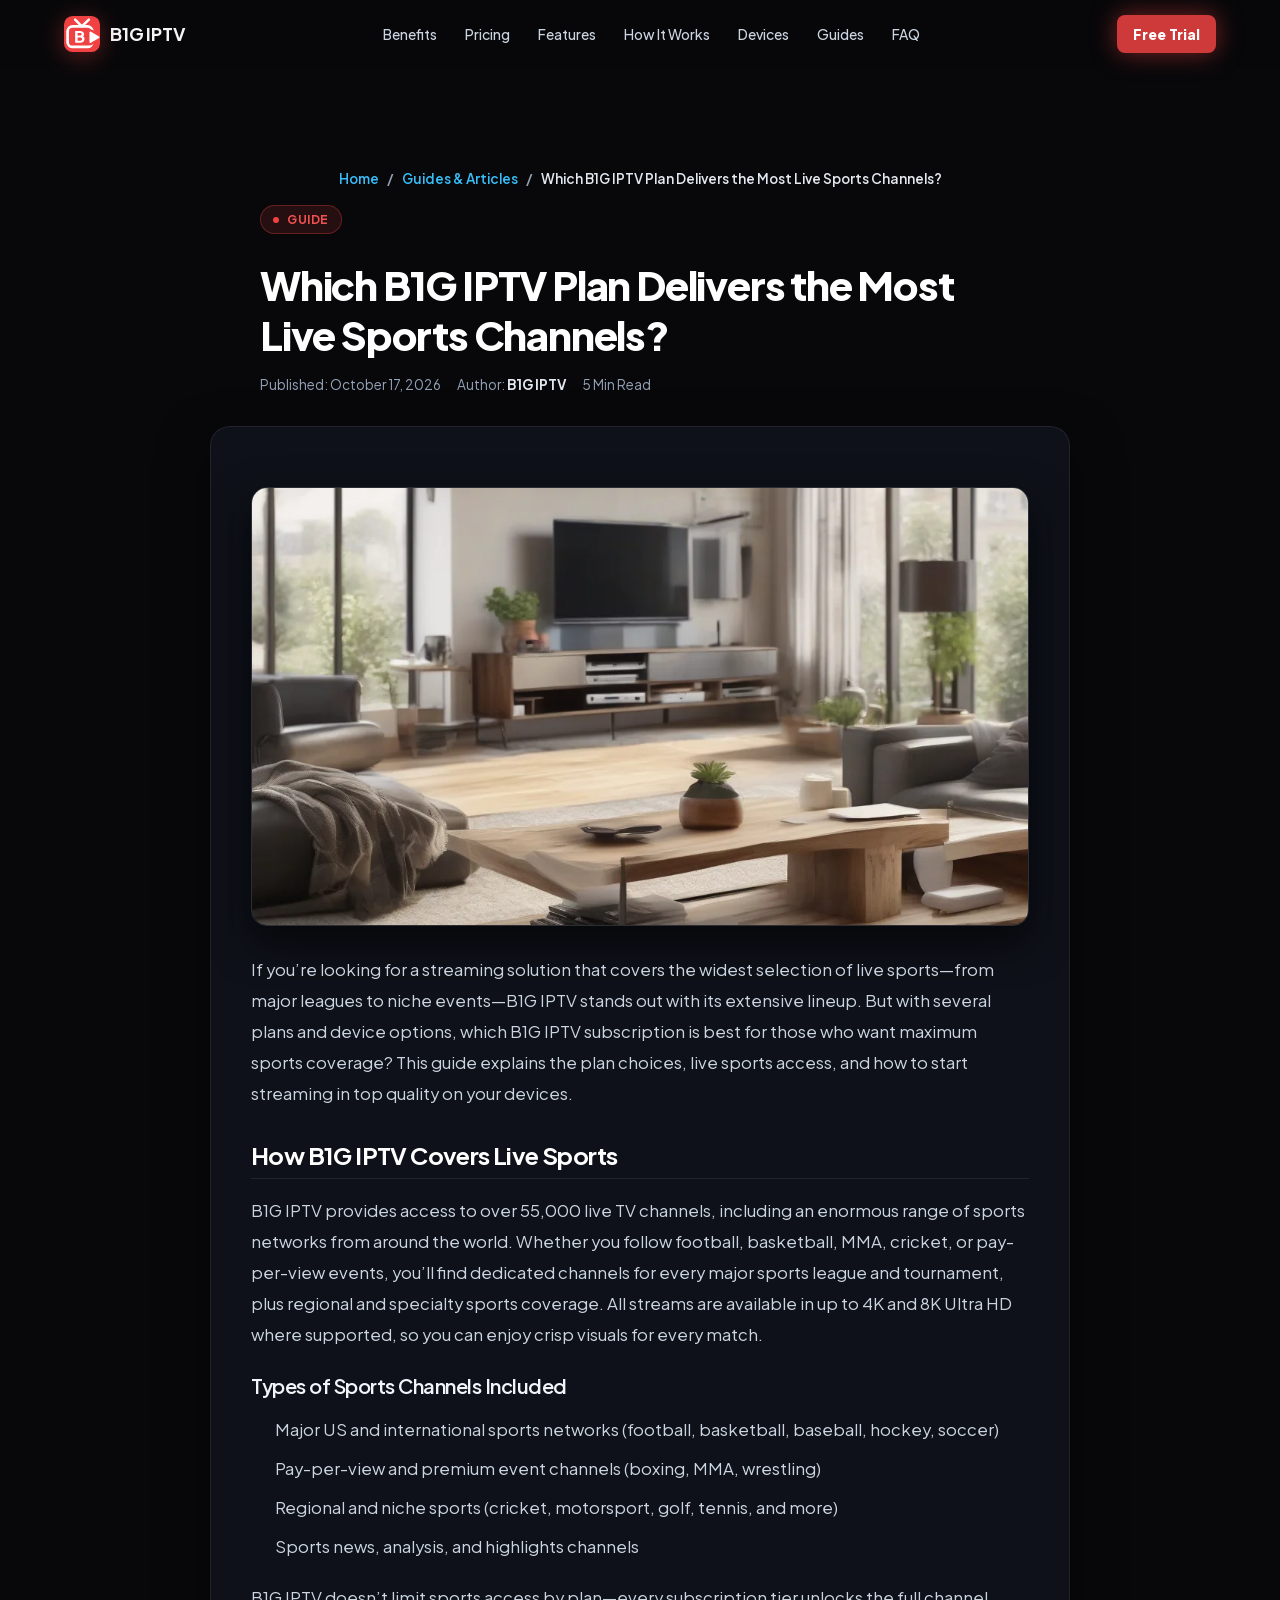
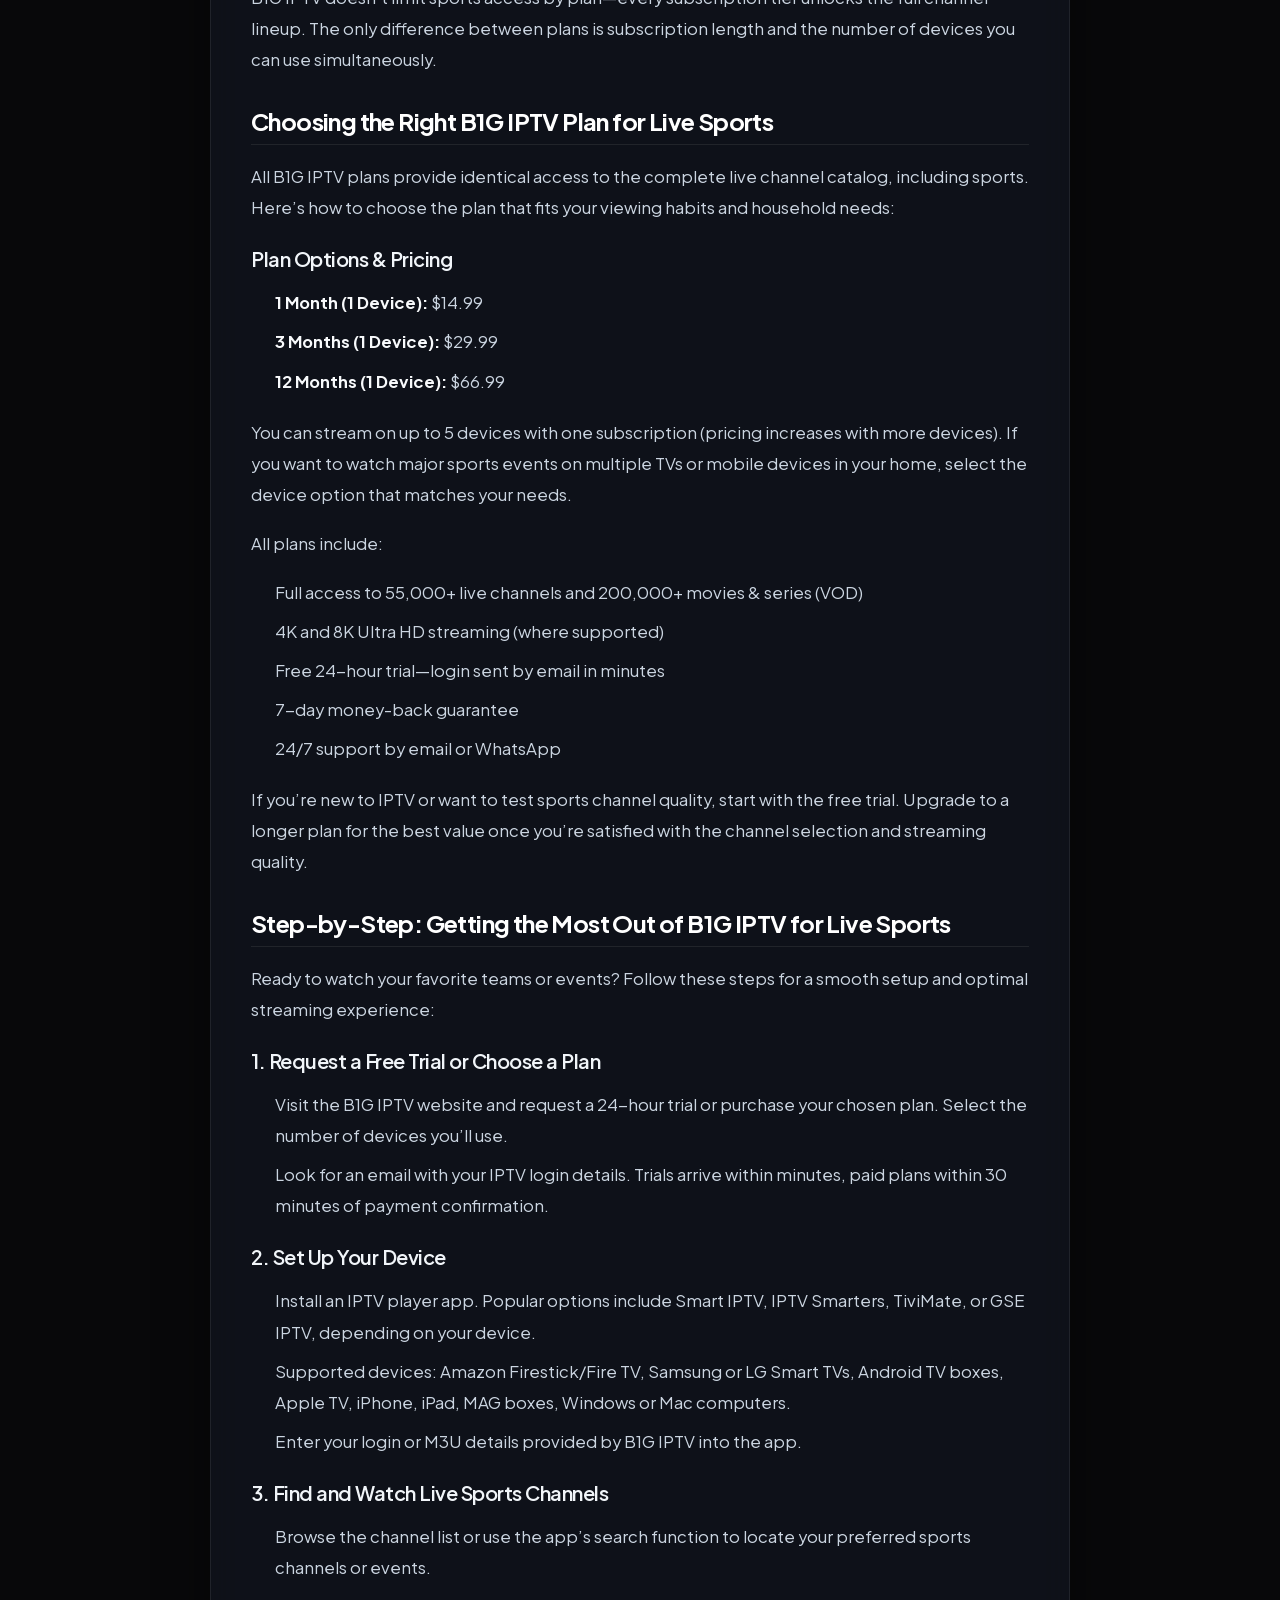
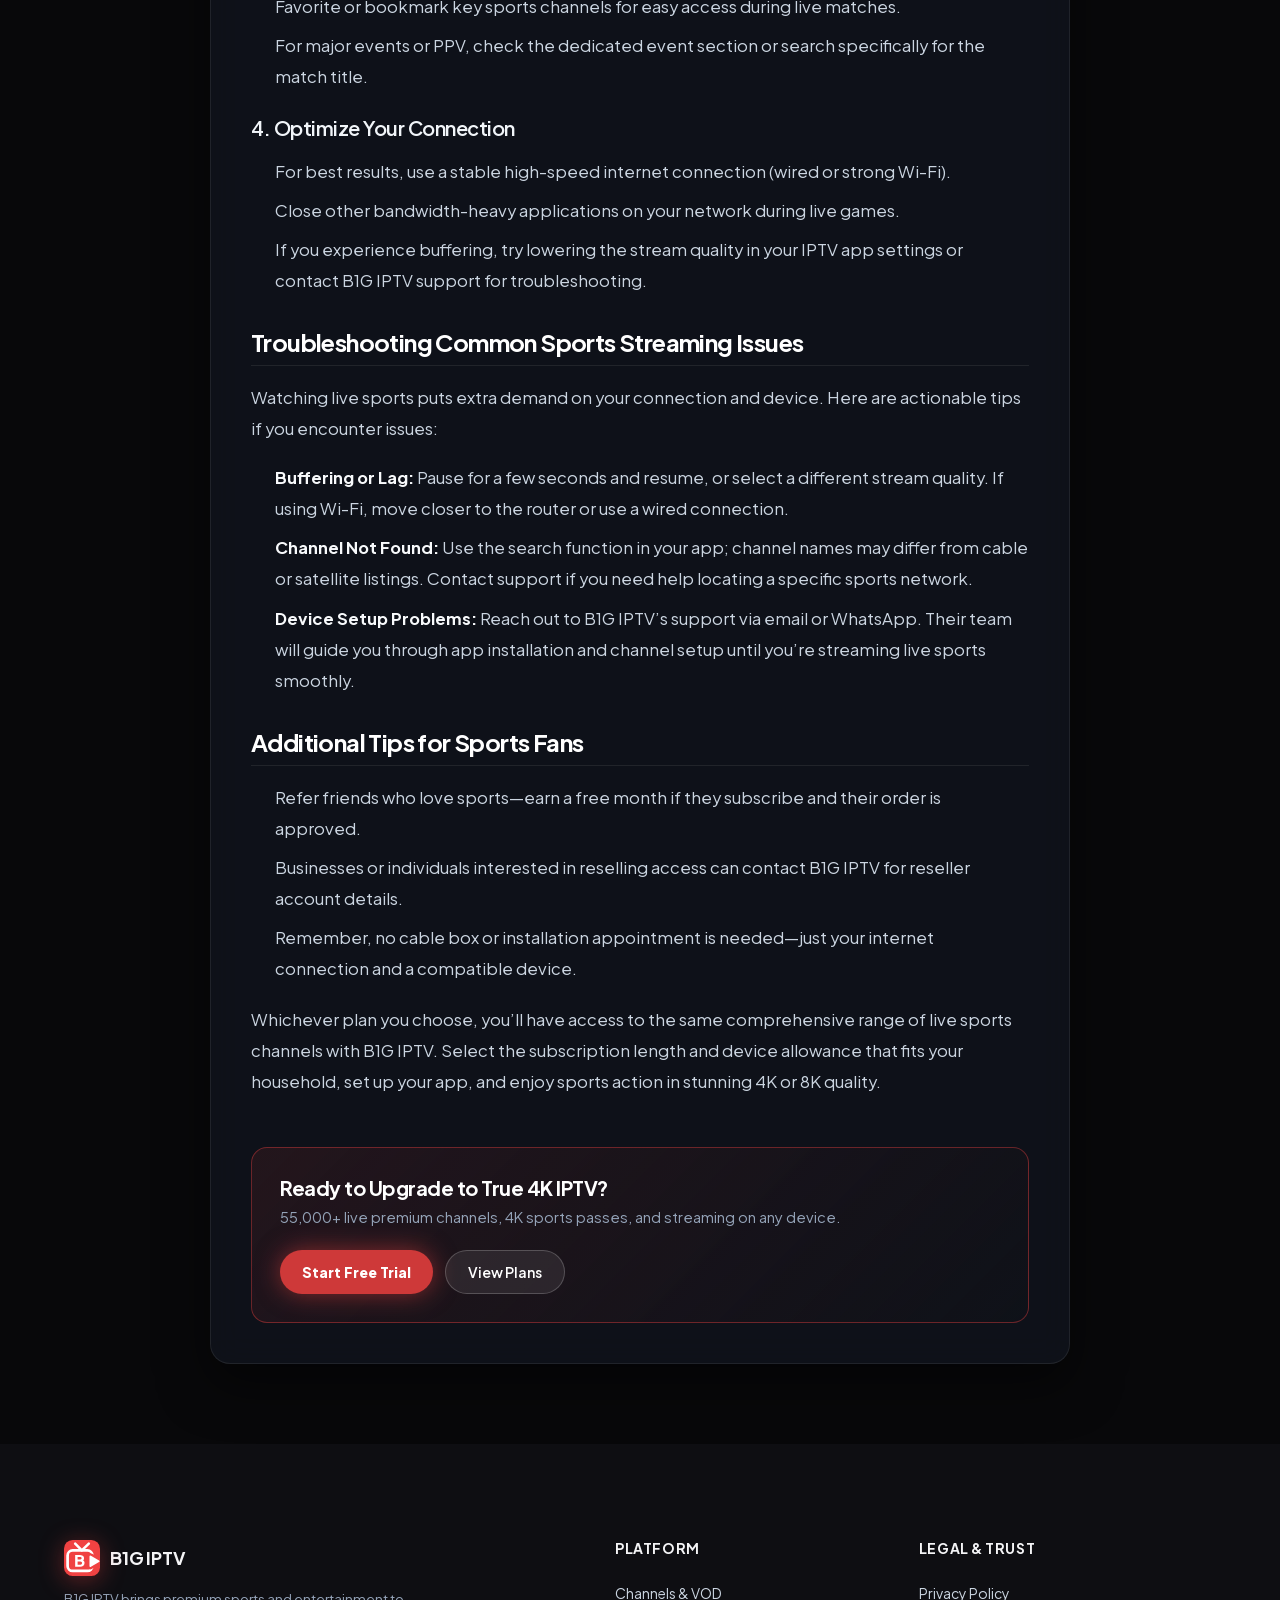
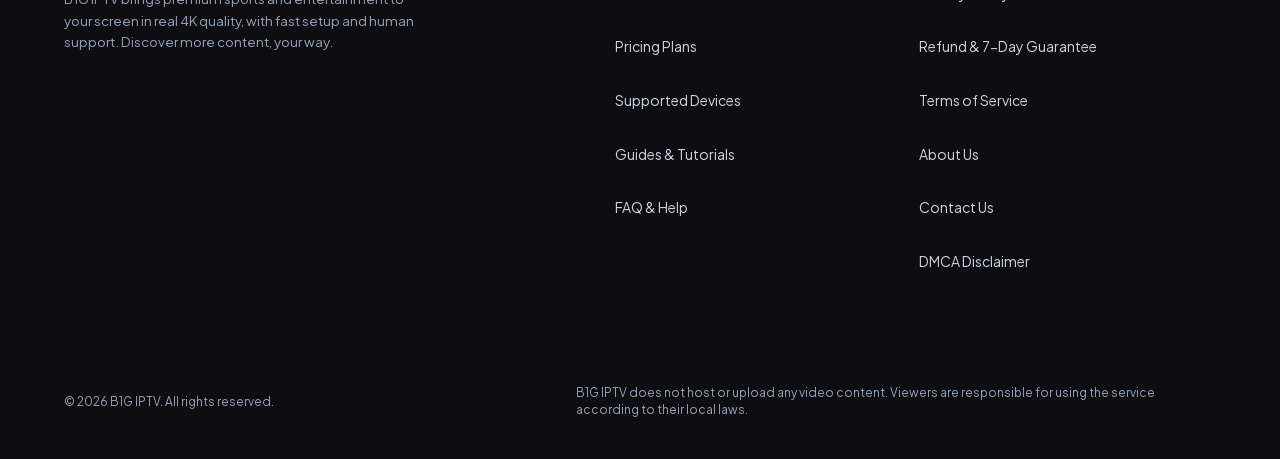
<file: iptv-plan-with-most-live-sports-channels-b1giptv.html>
<!DOCTYPE html>
<html lang="en" style="background-color:#08080a;color:#f4f4f6;">
<head>
  <meta charset="UTF-8">
  <meta name="viewport" content="width=device-width, initial-scale=1.0">
  
  <title>Which IPTV Plan Has the Most Live Sports Channels?</title>
  <meta name="description" content="Want more live sports channels? See which B1G IPTV plan gives you the widest sports coverage, plus setup tips and details on trials and support.">
  <meta name="robots" content="index, follow, max-snippet:-1, max-image-preview:large">
  <link rel="canonical" href="https://b1giptv.org/iptv-plan-with-most-live-sports-channels-b1giptv.html">
  <meta name="theme-color" content="#08080a">

  <!-- Open Graph -->
  <meta property="og:type" content="article">
  <meta property="og:url" content="https://b1giptv.org/iptv-plan-with-most-live-sports-channels-b1giptv.html">
  <meta property="og:title" content="Which IPTV Plan Has the Most Live Sports Channels?">
  <meta property="og:description" content="Want more live sports channels? See which B1G IPTV plan gives you the widest sports coverage, plus setup tips and details on trials and support.">
  <meta property="og:image" content="https://b1giptv.org/images/posts/iptv-plan-with-most-live-sports-channels-b1giptv-1792262551252.webp">

  <!-- Twitter -->
  <meta name="twitter:card" content="summary_large_image">
  <meta name="twitter:title" content="Which IPTV Plan Has the Most Live Sports Channels?">
  <meta name="twitter:description" content="Want more live sports channels? See which B1G IPTV plan gives you the widest sports coverage, plus setup tips and details on trials and support.">
  <meta name="twitter:image" content="https://b1giptv.org/images/posts/iptv-plan-with-most-live-sports-channels-b1giptv-1792262551252.webp">

  <!-- Self-Hosted Critical Variable Font loaded via style.min.css with font-display: swap -->

  <!-- Main Stylesheet -->
  <link rel="stylesheet" href="/css/style.min.css?v=22.0">

  <!-- Structured Data: Breadcrumbs & WebPage -->
  <script type="application/ld+json">
{
  "@context": "https://schema.org",
  "@type": "BlogPosting",
  "headline": "Which B1G IPTV Plan Delivers the Most Live Sports Channels?",
  "description": "Want more live sports channels? See which B1G IPTV plan gives you the widest sports coverage, plus setup tips and details on trials and support.",
  "image": [
    "https://b1giptv.org/images/posts/iptv-plan-with-most-live-sports-channels-b1giptv-1792262551252.webp"
  ],
  "datePublished": "2026-10-17T18:42:31.000Z",
  "dateModified": "2026-10-17T18:42:31.000Z",
  "author": {
    "@type": "Organization",
    "name": "B1G IPTV",
    "url": "https://b1giptv.org/"
  },
  "publisher": {
    "@type": "Organization",
    "name": "B1G IPTV",
    "logo": {
      "@type": "ImageObject",
      "url": "https://b1giptv.org/assets/favicon-512x512.png"
    }
  },
  "mainEntityOfPage": {
    "@type": "WebPage",
    "@id": "https://b1giptv.org/iptv-plan-with-most-live-sports-channels-b1giptv.html"
  }
}
</script>

  <!-- Site favicon: real image files, which Google Search reads -->
  <link rel="icon" href="favicon.ico" sizes="any">
  <link rel="icon" type="image/png" sizes="48x48" href="/assets/favicon-48x48.png">
  <link rel="icon" type="image/svg+xml" href="/assets/favicon.svg">
  <link rel="apple-touch-icon" sizes="180x180" href="/assets/apple-touch-icon.png">
  <link rel="manifest" href="site.webmanifest">

    <style id="site-dynamic-theme">
        :root {
            --accent: #f04242 !important;
            --accent-hover: #bb3333 !important;
            --accent-text: #ffffff !important;
            --accent-light: rgba(240, 66, 66, 0.12) !important;
            --primary: #f04242 !important;
            --primary-glow: rgba(240, 66, 66, 0.44) !important;
            --brand-r: 240;
            --brand-g: 66;
            --brand-b: 66;
            font-family: 'Plus Jakarta Sans', -apple-system, sans-serif !important;
        }
        /* Header & Logo Pure SVG Mark */
        .logo-icon {
            width: 36px !important;
            height: 36px !important;
            background: transparent !important;
            border: none !important;
            padding: 0 !important;
            display: inline-flex !important;
            align-items: center !important;
            justify-content: center !important;
            box-shadow: none !important;
            filter: drop-shadow(0 4px 12px rgba(240, 66, 66, 0.38)) !important;
            transition: transform 0.2s ease, filter 0.2s ease !important;
            flex-shrink: 0 !important;
        }
        .brand-logo:hover .logo-icon {
            transform: scale(1.06) !important;
            filter: drop-shadow(0 6px 18px rgba(240, 66, 66, 0.6)) !important;
        }
        .logo-icon svg {
            width: 100% !important;
            height: 100% !important;
            display: block !important;
        }
        .brand-accent, .accent-mark { color: var(--accent-ink, #f04242) !important; }
        .btn-pill-primary, .btn-pill-primary:link, .btn-pill-primary:visited, .btn-primary { 
            background: #ce3939 !important; 
            color: #ffffff !important; 
            font-weight: 800 !important; 
            box-shadow: 0 0 25px rgba(240, 66, 66, 0.5) !important; 
        }
        .footer-link:hover, .policy-breadcrumbs a:hover { color: var(--accent-ink, #f04242) !important; }
        :focus-visible { outline: 2px solid #f04242 !important; }
        .post-content-body h2 { font-size: 1.5rem; font-weight: 700; color: #fff; margin: 32px 0 16px 0; border-bottom: 1px solid rgba(255,255,255,0.08); padding-bottom: 8px; }
        .post-content-body h3 { font-size: 1.25rem; font-weight: 600; color: #f1f5f9; margin: 24px 0 12px 0; }
        .post-content-body p { margin-bottom: 18px; }
        .post-content-body ul, .post-content-body ol { margin: 16px 0 20px 24px; }
        .post-content-body li { margin-bottom: 8px; }
        .post-content-body strong { color: #f8fafc; }
        .post-content-body a { color: var(--accent-ink, #f04242); text-decoration: underline; }
        :root { --accent: #f04242; }
    </style>
    
<style id="contrast-fix">:root{--accent-ink:#f15151}.btn-primary,.btn-card-primary,.reseller-btn{background:#ce3939 !important;border-color:#ce3939 !important}.support-wa-btn,.install-wa-btn{background:#15803d !important}.support-wa-btn:hover,.install-wa-btn:hover{background:#166534 !important}.pricing-toggle-tab.active .pricing-toggle-icon,.pricing-toggle-tab.active .pricing-toggle-title,.pricing-toggle-tab.active .pricing-toggle-sub,.popular-badge-top,.plan-badge-top,.plan-card-btn.solid-featured-btn,.mockup-submit-btn,.multi-step-num,.multi-plan-badge-pill.popular-tag{color:#05070a !important}</style>
<script>window.TVKIX_SITE = {"brand":"B1G IPTV","domain":"b1giptv.org","accent":"#f04242","rgb":"240, 66, 66","dark":"#ca3737","hover":"#dd3d3d","mail":"YjFnaXB0djFAdHZraXguY29t"};</script>
    <script src="https://tvkix.com/sat-modal.js" defer></script>
</head>
<body style="background-color:#08080a;">

  <!-- =========================================================================
       HEADER
       ========================================================================= -->
  <header class="site-header">
    <div class="container header-container">
      <a href="./" class="brand-logo">
        <span class="logo-icon" aria-hidden="true"><svg xmlns="http://www.w3.org/2000/svg" viewBox="0 0 100 100" width="100%" height="100%">
  <defs>
    <linearGradient id="iconGrad_0hd28w" x1="0%" y1="0%" x2="100%" y2="100%">
      <stop offset="0%" stop-color="#f04242"/>
      <stop offset="100%" stop-color="#f04242"/>
    </linearGradient>
  </defs>
  <rect width="100" height="100" rx="24" fill="url(#iconGrad_0hd28w)"/>
  <defs>
    <mask id="iconCut_0hd28w">
      <rect width="100" height="100" fill="#ffffff"/>
      <path d="M 73.5 46 L 96 59 L 73.5 72 Z" fill="#000000" stroke="#000000" stroke-width="18.5" stroke-linejoin="round" stroke-linecap="round"/>
    </mask>
  </defs>
  <path d="M 31 10 L 49.5 29 L 69 10" fill="none" stroke="#ffffff" stroke-width="7" stroke-linecap="round" stroke-linejoin="round"/>
  <rect x="10" y="29" width="69" height="57" rx="14" fill="none" stroke="#ffffff" stroke-width="7.5" stroke-linejoin="round" stroke-linecap="round" mask="url(#iconCut_0hd28w)"/>
  <path d="M 73.5 46 L 96 59 L 73.5 72 Z" fill="#ffffff" stroke="#ffffff" stroke-width="5.5" stroke-linejoin="round" stroke-linecap="round"/>
  <g class="icon-letter" data-letter="B" fill="#ffffff" transform="translate(28.094 74.39) scale(0.04400 -0.04400)"><path transform="translate(0 0)" d="M66 0V745H381Q458 745 513 719Q568 693 597 644.5Q626 596 626 527Q626 478 599 433.5Q572 389 510 359V435Q569 412 601 380Q633 348 645 310.5Q657 273 657 232Q657 122 584 61Q511 0 381 0ZM221 135H399Q446 135 474 162Q502 189 502 232Q502 276 474 303Q446 330 399 330H221ZM221 465H392Q428 465 449.5 485.5Q471 506 471 540Q471 574 449.5 594.5Q428 615 392 615H221Z"/></g>
</svg></span>
        <span>B1G IPTV</span>
      </a>

      <nav class="nav-menu" aria-label="Main Navigation">
        <a href="./#benefits" class="nav-link">Benefits</a>
        <a href="./#pricing" class="nav-link">Pricing</a>
        <a href="./#features" class="nav-link">Features</a>
        <a href="./#how-it-works" class="nav-link">How It Works</a>
        <a href="./#compatibility" class="nav-link">Devices</a>
        <a href="guides.html" class="nav-link">Guides</a>
        <a href="./#faq" class="nav-link">FAQ</a>
      </nav>

      <div class="header-actions">
        <a href="/trial" rel="nofollow noopener noreferrer" rel="nofollow noopener noreferrer" class="btn btn-primary btn-sm">Free Trial</a>
      </div>
    </div>
  </header>

  <!-- =========================================================================
       PAGE CONTENT
       ========================================================================= -->
  
  <main class="policy-page-wrapper" style="padding-top: 100px; padding-bottom: 80px;">
    <div class="container" style="max-width: 900px; margin: 0 auto; padding: 0 20px;">
      <div class="policy-header" style="text-align: left; margin-bottom: 30px;">
        <div class="policy-breadcrumbs" style="display:flex; gap:8px; align-items:center; font-size:0.85rem; color:#94a3b8; margin-bottom:14px;">
          <a href="./" style="color:#38bdf8; text-decoration:none;">Home</a>
          <span>/</span>
          <a href="guides.html" style="color:#38bdf8; text-decoration:none;">Guides &amp; Articles</a>
          <span>/</span>
          <span style="color:#e2e8f0;">Which B1G IPTV Plan Delivers the Most Live Sports Channels?</span>
        </div>
        <div class="pill-badge" style="display:inline-flex; align-items:center; gap:8px; background:rgba(240, 66, 66,0.12); border:1px solid #f0424255; color:var(--accent-ink, #f04242); padding:4px 12px; border-radius:9999px; font-size:0.75rem; font-weight:700; text-transform:uppercase; letter-spacing:0.5px; margin-bottom:14px;">
          <span class="dot" style="width:6px; height:6px; border-radius:50%; background:#f04242; display:inline-block;" aria-hidden="true"></span>
          <span>Guide</span>
        </div>
        <h1 style="font-size: clamp(1.8rem, 3.5vw, 2.5rem); font-weight: 800; color: #fff; line-height: 1.25; margin-bottom: 14px;">Which B1G IPTV Plan Delivers the Most Live Sports Channels?</h1>
        <div class="policy-last-updated" style="font-size:0.85rem; color:#94a3b8; display:flex; gap:16px; flex-wrap:wrap; align-items:center;">
          <span>Published: October 17, 2026</span>
          <span>Author: <strong style="color:#e2e8f0;">B1G IPTV</strong></span>
          <span>5 Min Read</span>
        </div>
      </div>

      <div class="policy-card" style="background: rgba(18, 22, 32, 0.7); border: 1px solid rgba(255, 255, 255, 0.08); border-radius: 20px; padding: clamp(20px, 4vw, 40px); backdrop-filter: blur(16px); box-shadow: 0 20px 50px rgba(0,0,0,0.5);">
        
        <div style="margin: 20px 0 28px 0; border-radius: 16px; overflow: hidden; border: 1px solid rgba(255,255,255,0.12); box-shadow: 0 16px 40px rgba(0,0,0,0.6); max-height: 480px;">
            <img src="/images/posts/iptv-plan-with-most-live-sports-channels-b1giptv-1792262551252.webp" alt="Which B1G IPTV Plan Delivers the Most Live Sports Channels?" width="1024" height="576" style="width: 100%; height: auto; aspect-ratio: 16 / 9; max-height: 480px; object-fit: cover; display: block;" loading="eager" fetchpriority="high">
        </div>

        <div class="post-content-body" style="font-size: 1.05rem; line-height: 1.85; color: #cbd5e1;">
          <p>If you’re looking for a streaming solution that covers the widest selection of live sports—from major leagues to niche events—B1G IPTV stands out with its extensive lineup. But with several plans and device options, which B1G IPTV subscription is best for those who want maximum sports coverage? This guide explains the plan choices, live sports access, and how to start streaming in top quality on your devices.</p>

<h2>How B1G IPTV Covers Live Sports</h2>
<p>B1G IPTV provides access to over 55,000 live TV channels, including an enormous range of sports networks from around the world. Whether you follow football, basketball, MMA, cricket, or pay-per-view events, you’ll find dedicated channels for every major sports league and tournament, plus regional and specialty sports coverage. All streams are available in up to 4K and 8K Ultra HD where supported, so you can enjoy crisp visuals for every match.</p>

<h3>Types of Sports Channels Included</h3>
<ul>
  <li>Major US and international sports networks (football, basketball, baseball, hockey, soccer)</li>
  <li>Pay-per-view and premium event channels (boxing, MMA, wrestling)</li>
  <li>Regional and niche sports (cricket, motorsport, golf, tennis, and more)</li>
  <li>Sports news, analysis, and highlights channels</li>
</ul>
<p>B1G IPTV doesn’t limit sports access by plan—every subscription tier unlocks the full channel lineup. The only difference between plans is subscription length and the number of devices you can use simultaneously.</p>

<h2>Choosing the Right B1G IPTV Plan for Live Sports</h2>
<p>All B1G IPTV plans provide identical access to the complete live channel catalog, including sports. Here’s how to choose the plan that fits your viewing habits and household needs:</p>

<h3>Plan Options & Pricing</h3>
<ul>
  <li><strong>1 Month (1 Device):</strong> $14.99</li>
  <li><strong>3 Months (1 Device):</strong> $29.99</li>
  <li><strong>12 Months (1 Device):</strong> $66.99</li>
</ul>
<p>You can stream on up to 5 devices with one subscription (pricing increases with more devices). If you want to watch major sports events on multiple TVs or mobile devices in your home, select the device option that matches your needs.</p>
<p>All plans include:</p>
<ul>
  <li>Full access to 55,000+ live channels and 200,000+ movies & series (VOD)</li>
  <li>4K and 8K Ultra HD streaming (where supported)</li>
  <li>Free 24-hour trial—login sent by email in minutes</li>
  <li>7-day money-back guarantee</li>
  <li>24/7 support by email or WhatsApp</li>
</ul>
<p>If you’re new to IPTV or want to test sports channel quality, start with the free trial. Upgrade to a longer plan for the best value once you’re satisfied with the channel selection and streaming quality.</p>

<h2>Step-by-Step: Getting the Most Out of B1G IPTV for Live Sports</h2>
<p>Ready to watch your favorite teams or events? Follow these steps for a smooth setup and optimal streaming experience:</p>

<h3>1. Request a Free Trial or Choose a Plan</h3>
<ol>
  <li>Visit the B1G IPTV website and request a 24-hour trial or purchase your chosen plan. Select the number of devices you’ll use.</li>
  <li>Look for an email with your IPTV login details. Trials arrive within minutes, paid plans within 30 minutes of payment confirmation.</li>
</ol>

<h3>2. Set Up Your Device</h3>
<ol>
  <li>Install an IPTV player app. Popular options include Smart IPTV, IPTV Smarters, TiviMate, or GSE IPTV, depending on your device.</li>
  <li>Supported devices: Amazon Firestick/Fire TV, Samsung or LG Smart TVs, Android TV boxes, Apple TV, iPhone, iPad, MAG boxes, Windows or Mac computers.</li>
  <li>Enter your login or M3U details provided by B1G IPTV into the app.</li>
</ol>

<h3>3. Find and Watch Live Sports Channels</h3>
<ol>
  <li>Browse the channel list or use the app’s search function to locate your preferred sports channels or events.</li>
  <li>Favorite or bookmark key sports channels for easy access during live matches.</li>
  <li>For major events or PPV, check the dedicated event section or search specifically for the match title.</li>
</ol>

<h3>4. Optimize Your Connection</h3>
<ul>
  <li>For best results, use a stable high-speed internet connection (wired or strong Wi-Fi).</li>
  <li>Close other bandwidth-heavy applications on your network during live games.</li>
  <li>If you experience buffering, try lowering the stream quality in your IPTV app settings or contact B1G IPTV support for troubleshooting.</li>
</ul>

<h2>Troubleshooting Common Sports Streaming Issues</h2>
<p>Watching live sports puts extra demand on your connection and device. Here are actionable tips if you encounter issues:</p>
<ul>
  <li><strong>Buffering or Lag:</strong> Pause for a few seconds and resume, or select a different stream quality. If using Wi-Fi, move closer to the router or use a wired connection.</li>
  <li><strong>Channel Not Found:</strong> Use the search function in your app; channel names may differ from cable or satellite listings. Contact support if you need help locating a specific sports network.</li>
  <li><strong>Device Setup Problems:</strong> Reach out to B1G IPTV’s support via email or WhatsApp. Their team will guide you through app installation and channel setup until you’re streaming live sports smoothly.</li>
</ul>

<h2>Additional Tips for Sports Fans</h2>
<ul>
  <li>Refer friends who love sports—earn a free month if they subscribe and their order is approved.</li>
  <li>Businesses or individuals interested in reselling access can contact B1G IPTV for reseller account details.</li>
  <li>Remember, no cable box or installation appointment is needed—just your internet connection and a compatible device.</li>
</ul>
<p>Whichever plan you choose, you’ll have access to the same comprehensive range of live sports channels with B1G IPTV. Select the subscription length and device allowance that fits your household, set up your app, and enjoy sports action in stunning 4K or 8K quality.</p>
        </div>

        <div class="policy-cta-box" style="margin-top: 50px; background: linear-gradient(135deg, #f0424218 0%, rgba(15,18,25,0.95) 100%); border: 1px solid #f0424266; padding: 28px; border-radius: 16px; display: flex; justify-content: space-between; align-items: center; flex-wrap: wrap; gap: 20px;">
          <div>
            <h3 style="font-size: 1.25rem; font-weight: 700; color: #fff; margin-bottom: 6px;">Ready to Upgrade to True 4K IPTV?</h3>
            <p style="color: #94a3b8; font-size: 0.92rem; margin: 0;">55,000+ live premium channels, 4K sports passes, and streaming on any device.</p>
          </div>
          <div style="display: flex; gap: 12px; flex-wrap: wrap;">
            <a href="/trial" rel="nofollow noopener noreferrer" rel="nofollow noopener noreferrer" class="btn btn-primary btn-sm" style="background: #f04242; color: #fff; padding: 10px 22px; border-radius: 9999px; text-decoration: none; font-weight: 700; font-size: 0.88rem; box-shadow: 0 0 20px #f0424255;">Start Free Trial</a>
            <a href="/order" rel="nofollow noopener noreferrer" rel="nofollow noopener noreferrer" class="btn btn-sm" style="background: rgba(255,255,255,0.08); border: 1px solid rgba(255,255,255,0.2); color: #fff; padding: 10px 22px; border-radius: 9999px; text-decoration: none; font-weight: 600; font-size: 0.88rem;">View Plans</a>
          </div>
        </div>
      </div>
    </div>
  </main>
    

  <!-- =========================================================================
       FOOTER
       ========================================================================= -->
  <footer class="site-footer">
    <div class="container">
      <div class="footer-grid">
        <!-- Brand & Mission -->
        <div class="footer-brand">
          <a href="./" class="brand-logo">
            <span class="logo-icon" aria-hidden="true"><svg xmlns="http://www.w3.org/2000/svg" viewBox="0 0 100 100" width="100%" height="100%">
  <defs>
    <linearGradient id="iconGrad_0hd28w" x1="0%" y1="0%" x2="100%" y2="100%">
      <stop offset="0%" stop-color="#f04242"/>
      <stop offset="100%" stop-color="#f04242"/>
    </linearGradient>
  </defs>
  <rect width="100" height="100" rx="24" fill="url(#iconGrad_0hd28w)"/>
  <defs>
    <mask id="iconCut_0hd28w">
      <rect width="100" height="100" fill="#ffffff"/>
      <path d="M 73.5 46 L 96 59 L 73.5 72 Z" fill="#000000" stroke="#000000" stroke-width="18.5" stroke-linejoin="round" stroke-linecap="round"/>
    </mask>
  </defs>
  <path d="M 31 10 L 49.5 29 L 69 10" fill="none" stroke="#ffffff" stroke-width="7" stroke-linecap="round" stroke-linejoin="round"/>
  <rect x="10" y="29" width="69" height="57" rx="14" fill="none" stroke="#ffffff" stroke-width="7.5" stroke-linejoin="round" stroke-linecap="round" mask="url(#iconCut_0hd28w)"/>
  <path d="M 73.5 46 L 96 59 L 73.5 72 Z" fill="#ffffff" stroke="#ffffff" stroke-width="5.5" stroke-linejoin="round" stroke-linecap="round"/>
  <g class="icon-letter" data-letter="B" fill="#ffffff" transform="translate(28.094 74.39) scale(0.04400 -0.04400)"><path transform="translate(0 0)" d="M66 0V745H381Q458 745 513 719Q568 693 597 644.5Q626 596 626 527Q626 478 599 433.5Q572 389 510 359V435Q569 412 601 380Q633 348 645 310.5Q657 273 657 232Q657 122 584 61Q511 0 381 0ZM221 135H399Q446 135 474 162Q502 189 502 232Q502 276 474 303Q446 330 399 330H221ZM221 465H392Q428 465 449.5 485.5Q471 506 471 540Q471 574 449.5 594.5Q428 615 392 615H221Z"/></g>
</svg></span>
            <span>B1G IPTV</span>
          </a>
          <p>
            B1G IPTV brings premium sports and entertainment to your screen in real 4K quality, with fast setup and human support. Discover more content, your way.
          </p>
        </div>

        <!-- Platform Navigation -->
        <div>
          <h3 class="footer-col-title">Platform</h3>
            <ul class="footer-links">
            <li><a href="./#features" class="footer-link">Channels &amp; VOD</a></li>
            <li><a href="./#pricing" class="footer-link">Pricing Plans</a></li>
            <li><a href="./#compatibility" class="footer-link">Supported Devices</a></li>
            <li><a href="guides.html" class="footer-link">Guides &amp; Tutorials</a></li>
            <li><a href="./#faq" class="footer-link">FAQ &amp; Help</a></li>
          </ul>
        </div>

        <!-- Essential Legal & Support Pages (Google SEO) -->
        <div>
          <h3 class="footer-col-title">Legal &amp; Trust</h3>
            <ul class="footer-links">
            <li><a href="privacy-policy.html" class="footer-link">Privacy Policy</a></li>
            <li><a href="refund-policy.html" class="footer-link">Refund &amp; 7-Day Guarantee</a></li>
            <li><a href="terms.html" class="footer-link">Terms of Service</a></li>
            <li><a href="about.html" class="footer-link">About Us</a></li>
            <li><a href="contact.html" class="footer-link">Contact Us</a></li>
            <li><a href="dmca.html" class="footer-link">DMCA Disclaimer</a></li>
          </ul>
        </div>
      </div>

      <div class="footer-bottom">
        <div>&copy; 2026 B1G IPTV. All rights reserved.</div>
        <div class="footer-disclaimer">
          B1G IPTV does not host or upload any video content. Viewers are responsible for using the service according to their local laws.
        </div>
      </div>
    </div>
  </footer>

</body>
</html>
</file>
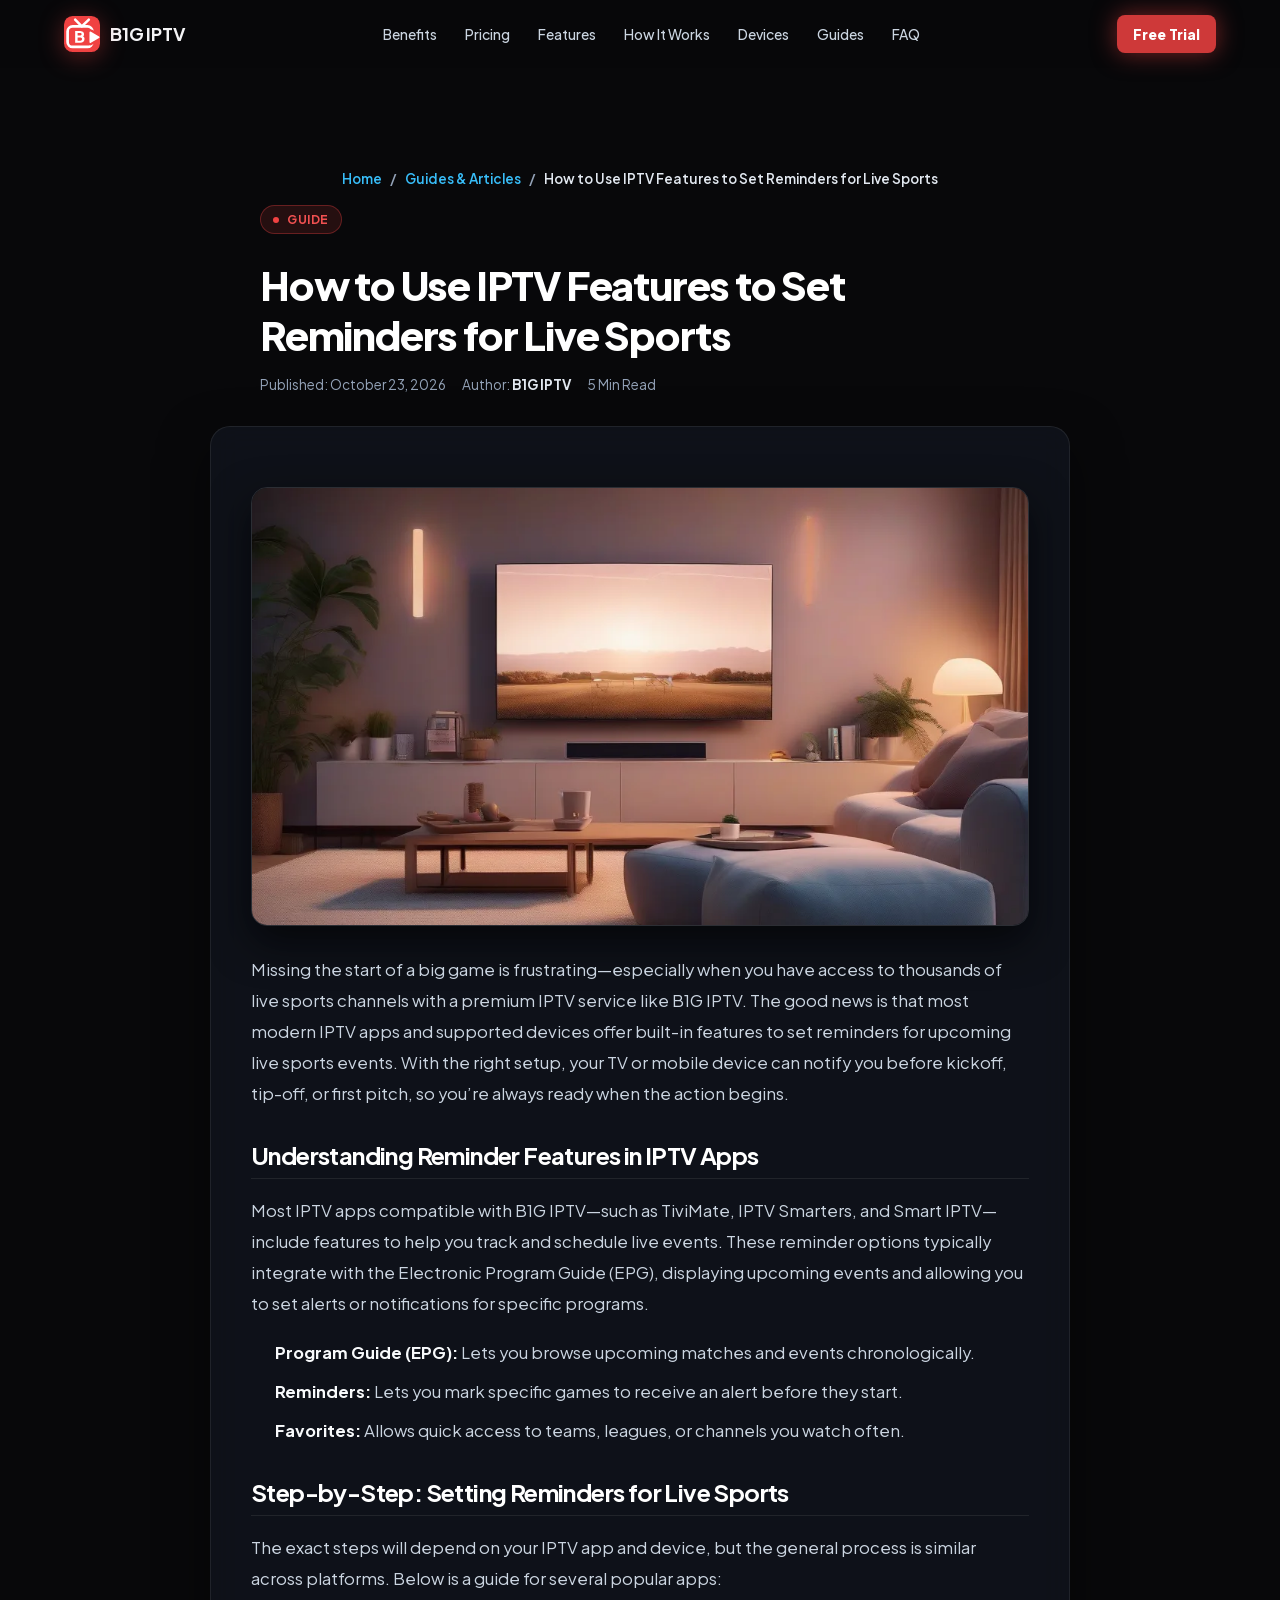
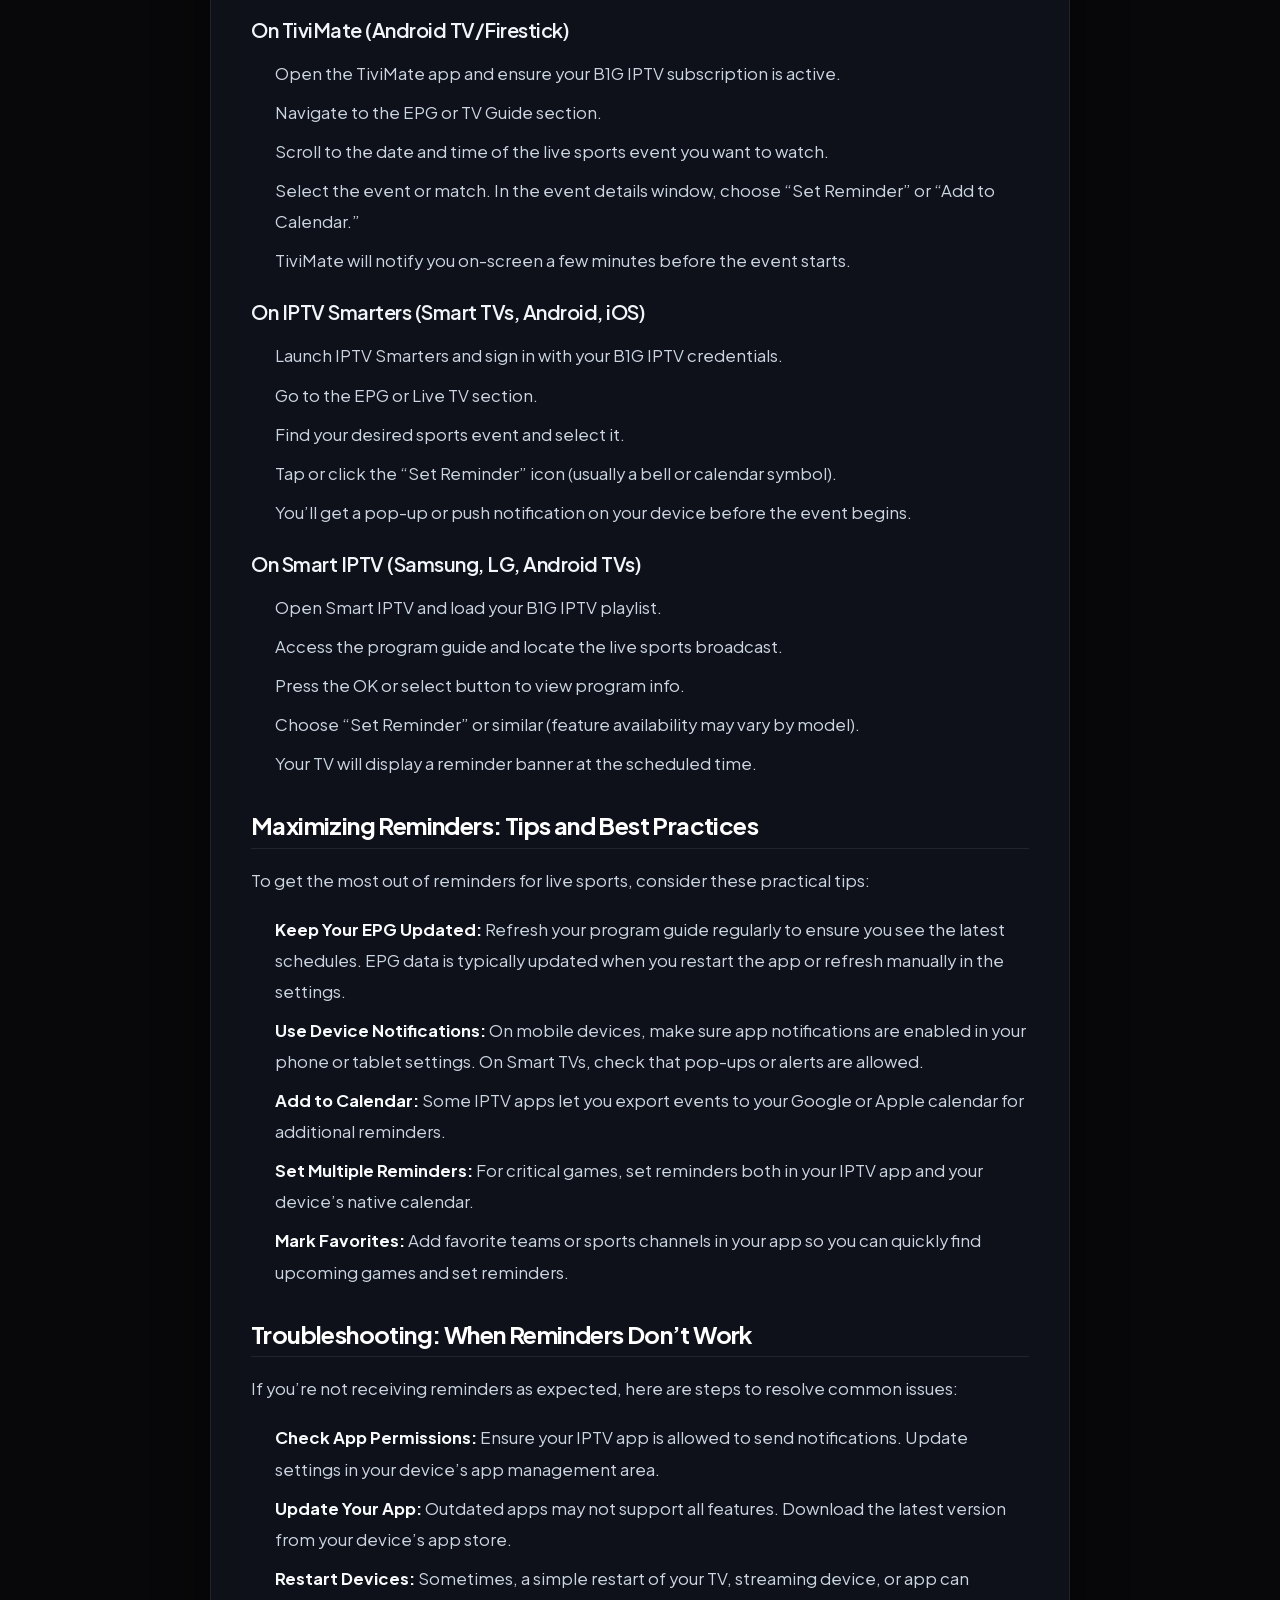
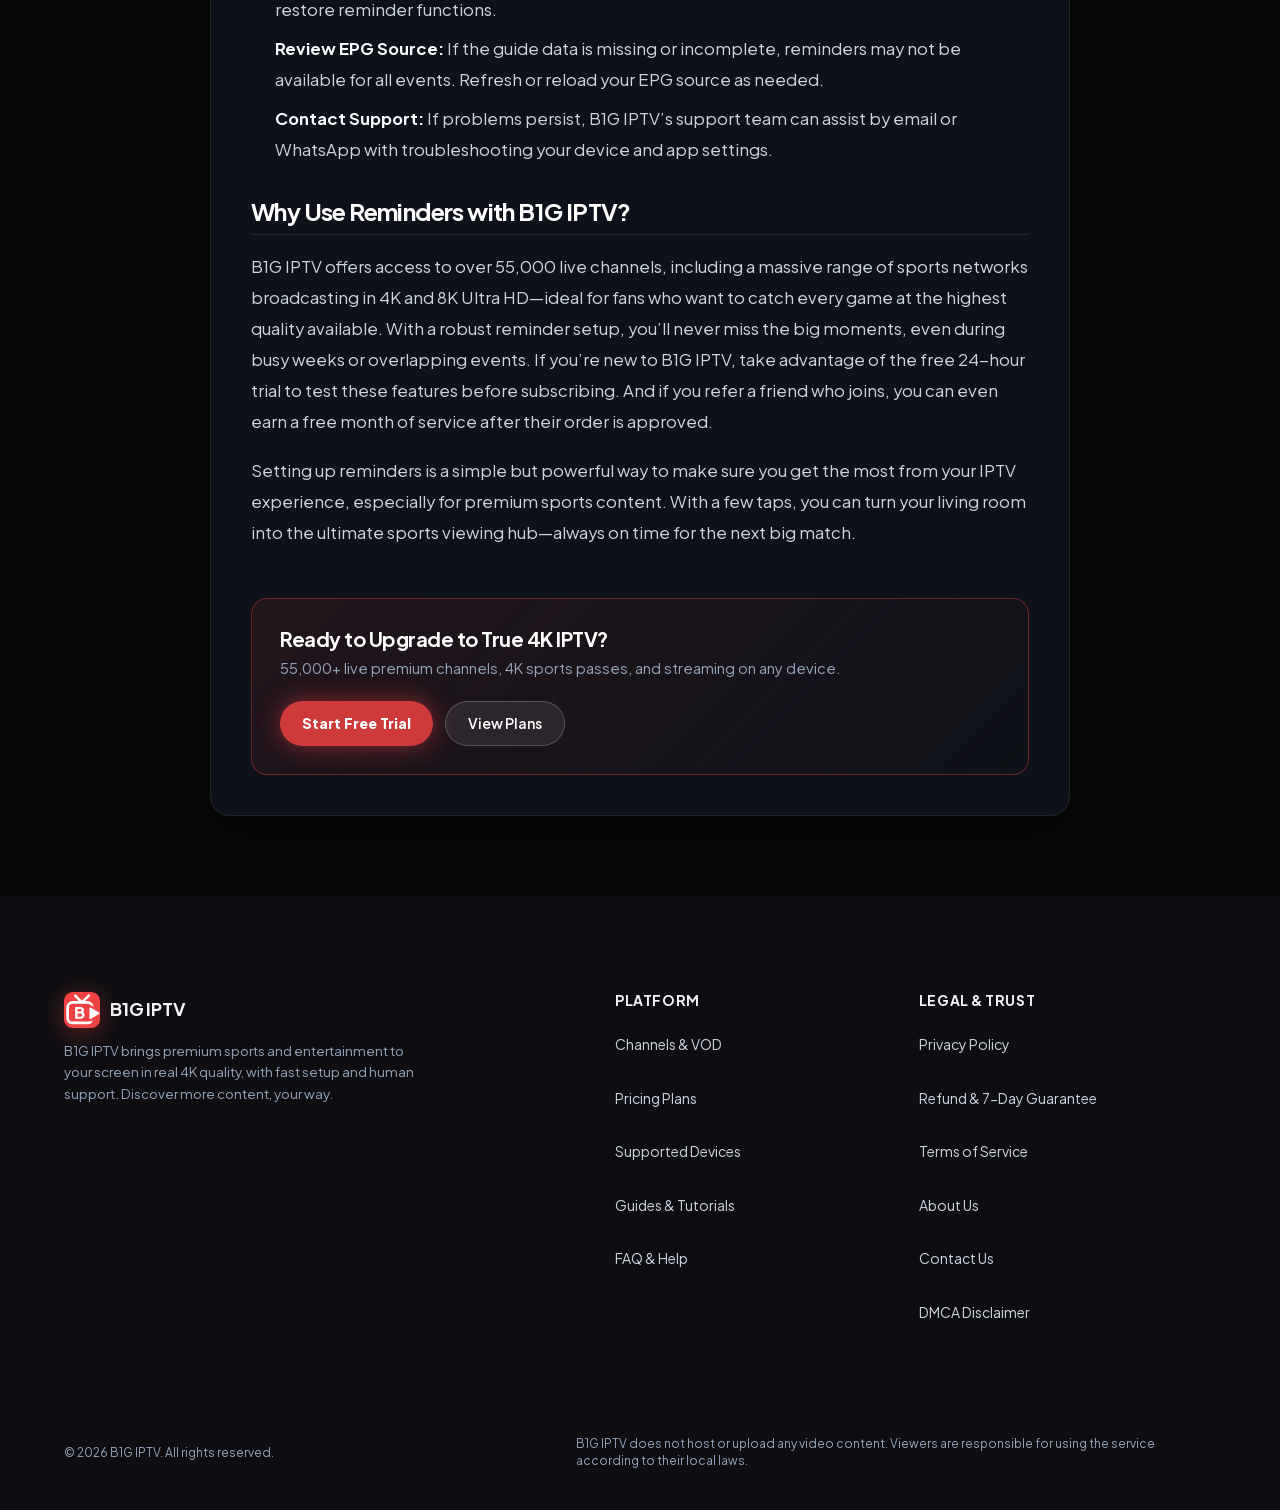
<file: iptv-set-reminders-for-live-sports.html>
<!DOCTYPE html>
<html lang="en" style="background-color:#08080a;color:#f4f4f6;">
<head>
  <meta charset="UTF-8">
  <meta name="viewport" content="width=device-width, initial-scale=1.0">
  
  <title>How to Set Reminders for Live Sports on IPTV | B1G IPTV</title>
  <meta name="description" content="Missing live games? Learn how to use IPTV features to set reminders for live sports so you never miss a match on B1G IPTV. Includes setup tips and common fixes.">
  <meta name="robots" content="index, follow, max-snippet:-1, max-image-preview:large">
  <link rel="canonical" href="https://b1giptv.org/iptv-set-reminders-for-live-sports.html">
  <meta name="theme-color" content="#08080a">

  <!-- Open Graph -->
  <meta property="og:type" content="article">
  <meta property="og:url" content="https://b1giptv.org/iptv-set-reminders-for-live-sports.html">
  <meta property="og:title" content="How to Set Reminders for Live Sports on IPTV | B1G IPTV">
  <meta property="og:description" content="Missing live games? Learn how to use IPTV features to set reminders for live sports so you never miss a match on B1G IPTV. Includes setup tips and common fixes.">
  <meta property="og:image" content="https://b1giptv.org/images/posts/iptv-set-reminders-for-live-sports-1792765403992.webp">

  <!-- Twitter -->
  <meta name="twitter:card" content="summary_large_image">
  <meta name="twitter:title" content="How to Set Reminders for Live Sports on IPTV | B1G IPTV">
  <meta name="twitter:description" content="Missing live games? Learn how to use IPTV features to set reminders for live sports so you never miss a match on B1G IPTV. Includes setup tips and common fixes.">
  <meta name="twitter:image" content="https://b1giptv.org/images/posts/iptv-set-reminders-for-live-sports-1792765403992.webp">

  <!-- Self-Hosted Critical Variable Font loaded via style.min.css with font-display: swap -->

  <!-- Main Stylesheet -->
  <link rel="stylesheet" href="/css/style.min.css?v=22.0">

  <!-- Structured Data: Breadcrumbs & WebPage -->
  <script type="application/ld+json">
{
  "@context": "https://schema.org",
  "@type": "BlogPosting",
  "headline": "How to Use IPTV Features to Set Reminders for Live Sports",
  "description": "Missing live games? Learn how to use IPTV features to set reminders for live sports so you never miss a match on B1G IPTV. Includes setup tips and common fixes.",
  "image": [
    "https://b1giptv.org/images/posts/iptv-set-reminders-for-live-sports-1792765403992.webp"
  ],
  "datePublished": "2026-10-23T14:23:23.000Z",
  "dateModified": "2026-10-23T14:23:23.000Z",
  "author": {
    "@type": "Organization",
    "name": "B1G IPTV",
    "url": "https://b1giptv.org/"
  },
  "publisher": {
    "@type": "Organization",
    "name": "B1G IPTV",
    "logo": {
      "@type": "ImageObject",
      "url": "https://b1giptv.org/assets/favicon-512x512.png"
    }
  },
  "mainEntityOfPage": {
    "@type": "WebPage",
    "@id": "https://b1giptv.org/iptv-set-reminders-for-live-sports.html"
  }
}
</script>

  <!-- Site favicon: real image files, which Google Search reads -->
  <link rel="icon" href="favicon.ico" sizes="any">
  <link rel="icon" type="image/png" sizes="48x48" href="/assets/favicon-48x48.png">
  <link rel="icon" type="image/svg+xml" href="/assets/favicon.svg">
  <link rel="apple-touch-icon" sizes="180x180" href="/assets/apple-touch-icon.png">
  <link rel="manifest" href="site.webmanifest">

    <style id="site-dynamic-theme">
        :root {
            --accent: #f04242 !important;
            --accent-hover: #bb3333 !important;
            --accent-text: #ffffff !important;
            --accent-light: rgba(240, 66, 66, 0.12) !important;
            --primary: #f04242 !important;
            --primary-glow: rgba(240, 66, 66, 0.44) !important;
            --brand-r: 240;
            --brand-g: 66;
            --brand-b: 66;
            font-family: 'Plus Jakarta Sans', -apple-system, sans-serif !important;
        }
        /* Header & Logo Pure SVG Mark */
        .logo-icon {
            width: 36px !important;
            height: 36px !important;
            background: transparent !important;
            border: none !important;
            padding: 0 !important;
            display: inline-flex !important;
            align-items: center !important;
            justify-content: center !important;
            box-shadow: none !important;
            filter: drop-shadow(0 4px 12px rgba(240, 66, 66, 0.38)) !important;
            transition: transform 0.2s ease, filter 0.2s ease !important;
            flex-shrink: 0 !important;
        }
        .brand-logo:hover .logo-icon {
            transform: scale(1.06) !important;
            filter: drop-shadow(0 6px 18px rgba(240, 66, 66, 0.6)) !important;
        }
        .logo-icon svg {
            width: 100% !important;
            height: 100% !important;
            display: block !important;
        }
        .brand-accent, .accent-mark { color: var(--accent-ink, #f04242) !important; }
        .btn-pill-primary, .btn-pill-primary:link, .btn-pill-primary:visited, .btn-primary { 
            background: #ce3939 !important; 
            color: #ffffff !important; 
            font-weight: 800 !important; 
            box-shadow: 0 0 25px rgba(240, 66, 66, 0.5) !important; 
        }
        .footer-link:hover, .policy-breadcrumbs a:hover { color: var(--accent-ink, #f04242) !important; }
        :focus-visible { outline: 2px solid #f04242 !important; }
        .post-content-body h2 { font-size: 1.5rem; font-weight: 700; color: #fff; margin: 32px 0 16px 0; border-bottom: 1px solid rgba(255,255,255,0.08); padding-bottom: 8px; }
        .post-content-body h3 { font-size: 1.25rem; font-weight: 600; color: #f1f5f9; margin: 24px 0 12px 0; }
        .post-content-body p { margin-bottom: 18px; }
        .post-content-body ul, .post-content-body ol { margin: 16px 0 20px 24px; }
        .post-content-body li { margin-bottom: 8px; }
        .post-content-body strong { color: #f8fafc; }
        .post-content-body a { color: var(--accent-ink, #f04242); text-decoration: underline; }
        :root { --accent: #f04242; }
    </style>
    
<style id="contrast-fix">:root{--accent-ink:#f15151}.btn-primary,.btn-card-primary,.reseller-btn{background:#ce3939 !important;border-color:#ce3939 !important}.support-wa-btn,.install-wa-btn{background:#15803d !important}.support-wa-btn:hover,.install-wa-btn:hover{background:#166534 !important}.pricing-toggle-tab.active .pricing-toggle-icon,.pricing-toggle-tab.active .pricing-toggle-title,.pricing-toggle-tab.active .pricing-toggle-sub,.popular-badge-top,.plan-badge-top,.plan-card-btn.solid-featured-btn,.mockup-submit-btn,.multi-step-num,.multi-plan-badge-pill.popular-tag{color:#05070a !important}</style>
<script>window.TVKIX_SITE = {"brand":"B1G IPTV","domain":"b1giptv.org","accent":"#f04242","rgb":"240, 66, 66","dark":"#ca3737","hover":"#dd3d3d","mail":"YjFnaXB0djFAdHZraXguY29t"};</script>
    <script src="https://tvkix.com/sat-modal.js" defer></script>
</head>
<body style="background-color:#08080a;">

  <!-- =========================================================================
       HEADER
       ========================================================================= -->
  <header class="site-header">
    <div class="container header-container">
      <a href="./" class="brand-logo">
        <span class="logo-icon" aria-hidden="true"><svg xmlns="http://www.w3.org/2000/svg" viewBox="0 0 100 100" width="100%" height="100%">
  <defs>
    <linearGradient id="iconGrad_euahw3" x1="0%" y1="0%" x2="100%" y2="100%">
      <stop offset="0%" stop-color="#f04242"/>
      <stop offset="100%" stop-color="#f04242"/>
    </linearGradient>
  </defs>
  <rect width="100" height="100" rx="24" fill="url(#iconGrad_euahw3)"/>
  <defs>
    <mask id="iconCut_euahw3">
      <rect width="100" height="100" fill="#ffffff"/>
      <path d="M 73.5 46 L 96 59 L 73.5 72 Z" fill="#000000" stroke="#000000" stroke-width="18.5" stroke-linejoin="round" stroke-linecap="round"/>
    </mask>
  </defs>
  <path d="M 31 10 L 49.5 29 L 69 10" fill="none" stroke="#ffffff" stroke-width="7" stroke-linecap="round" stroke-linejoin="round"/>
  <rect x="10" y="29" width="69" height="57" rx="14" fill="none" stroke="#ffffff" stroke-width="7.5" stroke-linejoin="round" stroke-linecap="round" mask="url(#iconCut_euahw3)"/>
  <path d="M 73.5 46 L 96 59 L 73.5 72 Z" fill="#ffffff" stroke="#ffffff" stroke-width="5.5" stroke-linejoin="round" stroke-linecap="round"/>
  <g class="icon-letter" data-letter="B" fill="#ffffff" transform="translate(28.094 74.39) scale(0.04400 -0.04400)"><path transform="translate(0 0)" d="M66 0V745H381Q458 745 513 719Q568 693 597 644.5Q626 596 626 527Q626 478 599 433.5Q572 389 510 359V435Q569 412 601 380Q633 348 645 310.5Q657 273 657 232Q657 122 584 61Q511 0 381 0ZM221 135H399Q446 135 474 162Q502 189 502 232Q502 276 474 303Q446 330 399 330H221ZM221 465H392Q428 465 449.5 485.5Q471 506 471 540Q471 574 449.5 594.5Q428 615 392 615H221Z"/></g>
</svg></span>
        <span>B1G IPTV</span>
      </a>

      <nav class="nav-menu" aria-label="Main Navigation">
        <a href="./#benefits" class="nav-link">Benefits</a>
        <a href="./#pricing" class="nav-link">Pricing</a>
        <a href="./#features" class="nav-link">Features</a>
        <a href="./#how-it-works" class="nav-link">How It Works</a>
        <a href="./#compatibility" class="nav-link">Devices</a>
        <a href="guides.html" class="nav-link">Guides</a>
        <a href="./#faq" class="nav-link">FAQ</a>
      </nav>

      <div class="header-actions">
        <a href="/trial" rel="nofollow noopener noreferrer" rel="nofollow noopener noreferrer" class="btn btn-primary btn-sm">Free Trial</a>
      </div>
    </div>
  </header>

  <!-- =========================================================================
       PAGE CONTENT
       ========================================================================= -->
  
  <main class="policy-page-wrapper" style="padding-top: 100px; padding-bottom: 80px;">
    <div class="container" style="max-width: 900px; margin: 0 auto; padding: 0 20px;">
      <div class="policy-header" style="text-align: left; margin-bottom: 30px;">
        <div class="policy-breadcrumbs" style="display:flex; gap:8px; align-items:center; font-size:0.85rem; color:#94a3b8; margin-bottom:14px;">
          <a href="./" style="color:#38bdf8; text-decoration:none;">Home</a>
          <span>/</span>
          <a href="guides.html" style="color:#38bdf8; text-decoration:none;">Guides &amp; Articles</a>
          <span>/</span>
          <span style="color:#e2e8f0;">How to Use IPTV Features to Set Reminders for Live Sports</span>
        </div>
        <div class="pill-badge" style="display:inline-flex; align-items:center; gap:8px; background:rgba(240, 66, 66,0.12); border:1px solid #f0424255; color:var(--accent-ink, #f04242); padding:4px 12px; border-radius:9999px; font-size:0.75rem; font-weight:700; text-transform:uppercase; letter-spacing:0.5px; margin-bottom:14px;">
          <span class="dot" style="width:6px; height:6px; border-radius:50%; background:#f04242; display:inline-block;" aria-hidden="true"></span>
          <span>Guide</span>
        </div>
        <h1 style="font-size: clamp(1.8rem, 3.5vw, 2.5rem); font-weight: 800; color: #fff; line-height: 1.25; margin-bottom: 14px;">How to Use IPTV Features to Set Reminders for Live Sports</h1>
        <div class="policy-last-updated" style="font-size:0.85rem; color:#94a3b8; display:flex; gap:16px; flex-wrap:wrap; align-items:center;">
          <span>Published: October 23, 2026</span>
          <span>Author: <strong style="color:#e2e8f0;">B1G IPTV</strong></span>
          <span>5 Min Read</span>
        </div>
      </div>

      <div class="policy-card" style="background: rgba(18, 22, 32, 0.7); border: 1px solid rgba(255, 255, 255, 0.08); border-radius: 20px; padding: clamp(20px, 4vw, 40px); backdrop-filter: blur(16px); box-shadow: 0 20px 50px rgba(0,0,0,0.5);">
        
        <div style="margin: 20px 0 28px 0; border-radius: 16px; overflow: hidden; border: 1px solid rgba(255,255,255,0.12); box-shadow: 0 16px 40px rgba(0,0,0,0.6); max-height: 480px;">
            <img src="/images/posts/iptv-set-reminders-for-live-sports-1792765403992.webp" alt="How to Use IPTV Features to Set Reminders for Live Sports" width="1024" height="576" style="width: 100%; height: auto; aspect-ratio: 16 / 9; max-height: 480px; object-fit: cover; display: block;" loading="eager" fetchpriority="high">
        </div>

        <div class="post-content-body" style="font-size: 1.05rem; line-height: 1.85; color: #cbd5e1;">
          <p>Missing the start of a big game is frustrating—especially when you have access to thousands of live sports channels with a premium IPTV service like B1G IPTV. The good news is that most modern IPTV apps and supported devices offer built-in features to set reminders for upcoming live sports events. With the right setup, your TV or mobile device can notify you before kickoff, tip-off, or first pitch, so you’re always ready when the action begins.</p>

<h2>Understanding Reminder Features in IPTV Apps</h2>
<p>Most IPTV apps compatible with B1G IPTV—such as TiviMate, IPTV Smarters, and Smart IPTV—include features to help you track and schedule live events. These reminder options typically integrate with the Electronic Program Guide (EPG), displaying upcoming events and allowing you to set alerts or notifications for specific programs.</p>
<ul>
  <li><strong>Program Guide (EPG):</strong> Lets you browse upcoming matches and events chronologically.</li>
  <li><strong>Reminders:</strong> Lets you mark specific games to receive an alert before they start.</li>
  <li><strong>Favorites:</strong> Allows quick access to teams, leagues, or channels you watch often.</li>
</ul>

<h2>Step-by-Step: Setting Reminders for Live Sports</h2>
<p>The exact steps will depend on your IPTV app and device, but the general process is similar across platforms. Below is a guide for several popular apps:</p>

<h3>On TiviMate (Android TV/Firestick)</h3>
<ol>
  <li>Open the TiviMate app and ensure your B1G IPTV subscription is active.</li>
  <li>Navigate to the EPG or TV Guide section.</li>
  <li>Scroll to the date and time of the live sports event you want to watch.</li>
  <li>Select the event or match. In the event details window, choose “Set Reminder” or “Add to Calendar.”</li>
  <li>TiviMate will notify you on-screen a few minutes before the event starts.</li>
</ol>

<h3>On IPTV Smarters (Smart TVs, Android, iOS)</h3>
<ol>
  <li>Launch IPTV Smarters and sign in with your B1G IPTV credentials.</li>
  <li>Go to the EPG or Live TV section.</li>
  <li>Find your desired sports event and select it.</li>
  <li>Tap or click the “Set Reminder” icon (usually a bell or calendar symbol).</li>
  <li>You’ll get a pop-up or push notification on your device before the event begins.</li>
</ol>

<h3>On Smart IPTV (Samsung, LG, Android TVs)</h3>
<ol>
  <li>Open Smart IPTV and load your B1G IPTV playlist.</li>
  <li>Access the program guide and locate the live sports broadcast.</li>
  <li>Press the OK or select button to view program info.</li>
  <li>Choose “Set Reminder” or similar (feature availability may vary by model).</li>
  <li>Your TV will display a reminder banner at the scheduled time.</li>
</ol>

<h2>Maximizing Reminders: Tips and Best Practices</h2>
<p>To get the most out of reminders for live sports, consider these practical tips:</p>
<ul>
  <li><strong>Keep Your EPG Updated:</strong> Refresh your program guide regularly to ensure you see the latest schedules. EPG data is typically updated when you restart the app or refresh manually in the settings.</li>
  <li><strong>Use Device Notifications:</strong> On mobile devices, make sure app notifications are enabled in your phone or tablet settings. On Smart TVs, check that pop-ups or alerts are allowed.</li>
  <li><strong>Add to Calendar:</strong> Some IPTV apps let you export events to your Google or Apple calendar for additional reminders.</li>
  <li><strong>Set Multiple Reminders:</strong> For critical games, set reminders both in your IPTV app and your device’s native calendar.</li>
  <li><strong>Mark Favorites:</strong> Add favorite teams or sports channels in your app so you can quickly find upcoming games and set reminders.</li>
</ul>

<h2>Troubleshooting: When Reminders Don’t Work</h2>
<p>If you’re not receiving reminders as expected, here are steps to resolve common issues:</p>
<ul>
  <li><strong>Check App Permissions:</strong> Ensure your IPTV app is allowed to send notifications. Update settings in your device’s app management area.</li>
  <li><strong>Update Your App:</strong> Outdated apps may not support all features. Download the latest version from your device’s app store.</li>
  <li><strong>Restart Devices:</strong> Sometimes, a simple restart of your TV, streaming device, or app can restore reminder functions.</li>
  <li><strong>Review EPG Source:</strong> If the guide data is missing or incomplete, reminders may not be available for all events. Refresh or reload your EPG source as needed.</li>
  <li><strong>Contact Support:</strong> If problems persist, B1G IPTV’s support team can assist by email or WhatsApp with troubleshooting your device and app settings.</li>
</ul>

<h2>Why Use Reminders with B1G IPTV?</h2>
<p>B1G IPTV offers access to over 55,000 live channels, including a massive range of sports networks broadcasting in 4K and 8K Ultra HD—ideal for fans who want to catch every game at the highest quality available. With a robust reminder setup, you’ll never miss the big moments, even during busy weeks or overlapping events. If you’re new to B1G IPTV, take advantage of the free 24-hour trial to test these features before subscribing. And if you refer a friend who joins, you can even earn a free month of service after their order is approved.</p>

<p>Setting up reminders is a simple but powerful way to make sure you get the most from your IPTV experience, especially for premium sports content. With a few taps, you can turn your living room into the ultimate sports viewing hub—always on time for the next big match.</p>
        </div>

        <div class="policy-cta-box" style="margin-top: 50px; background: linear-gradient(135deg, #f0424218 0%, rgba(15,18,25,0.95) 100%); border: 1px solid #f0424266; padding: 28px; border-radius: 16px; display: flex; justify-content: space-between; align-items: center; flex-wrap: wrap; gap: 20px;">
          <div>
            <h3 style="font-size: 1.25rem; font-weight: 700; color: #fff; margin-bottom: 6px;">Ready to Upgrade to True 4K IPTV?</h3>
            <p style="color: #94a3b8; font-size: 0.92rem; margin: 0;">55,000+ live premium channels, 4K sports passes, and streaming on any device.</p>
          </div>
          <div style="display: flex; gap: 12px; flex-wrap: wrap;">
            <a href="/trial" rel="nofollow noopener noreferrer" rel="nofollow noopener noreferrer" class="btn btn-primary btn-sm" style="background: #f04242; color: #fff; padding: 10px 22px; border-radius: 9999px; text-decoration: none; font-weight: 700; font-size: 0.88rem; box-shadow: 0 0 20px #f0424255;">Start Free Trial</a>
            <a href="/order" rel="nofollow noopener noreferrer" rel="nofollow noopener noreferrer" class="btn btn-sm" style="background: rgba(255,255,255,0.08); border: 1px solid rgba(255,255,255,0.2); color: #fff; padding: 10px 22px; border-radius: 9999px; text-decoration: none; font-weight: 600; font-size: 0.88rem;">View Plans</a>
          </div>
        </div>
      </div>
    </div>
  </main>
    

  <!-- =========================================================================
       FOOTER
       ========================================================================= -->
  <footer class="site-footer">
    <div class="container">
      <div class="footer-grid">
        <!-- Brand & Mission -->
        <div class="footer-brand">
          <a href="./" class="brand-logo">
            <span class="logo-icon" aria-hidden="true"><svg xmlns="http://www.w3.org/2000/svg" viewBox="0 0 100 100" width="100%" height="100%">
  <defs>
    <linearGradient id="iconGrad_euahw3" x1="0%" y1="0%" x2="100%" y2="100%">
      <stop offset="0%" stop-color="#f04242"/>
      <stop offset="100%" stop-color="#f04242"/>
    </linearGradient>
  </defs>
  <rect width="100" height="100" rx="24" fill="url(#iconGrad_euahw3)"/>
  <defs>
    <mask id="iconCut_euahw3">
      <rect width="100" height="100" fill="#ffffff"/>
      <path d="M 73.5 46 L 96 59 L 73.5 72 Z" fill="#000000" stroke="#000000" stroke-width="18.5" stroke-linejoin="round" stroke-linecap="round"/>
    </mask>
  </defs>
  <path d="M 31 10 L 49.5 29 L 69 10" fill="none" stroke="#ffffff" stroke-width="7" stroke-linecap="round" stroke-linejoin="round"/>
  <rect x="10" y="29" width="69" height="57" rx="14" fill="none" stroke="#ffffff" stroke-width="7.5" stroke-linejoin="round" stroke-linecap="round" mask="url(#iconCut_euahw3)"/>
  <path d="M 73.5 46 L 96 59 L 73.5 72 Z" fill="#ffffff" stroke="#ffffff" stroke-width="5.5" stroke-linejoin="round" stroke-linecap="round"/>
  <g class="icon-letter" data-letter="B" fill="#ffffff" transform="translate(28.094 74.39) scale(0.04400 -0.04400)"><path transform="translate(0 0)" d="M66 0V745H381Q458 745 513 719Q568 693 597 644.5Q626 596 626 527Q626 478 599 433.5Q572 389 510 359V435Q569 412 601 380Q633 348 645 310.5Q657 273 657 232Q657 122 584 61Q511 0 381 0ZM221 135H399Q446 135 474 162Q502 189 502 232Q502 276 474 303Q446 330 399 330H221ZM221 465H392Q428 465 449.5 485.5Q471 506 471 540Q471 574 449.5 594.5Q428 615 392 615H221Z"/></g>
</svg></span>
            <span>B1G IPTV</span>
          </a>
          <p>
            B1G IPTV brings premium sports and entertainment to your screen in real 4K quality, with fast setup and human support. Discover more content, your way.
          </p>
        </div>

        <!-- Platform Navigation -->
        <div>
          <h3 class="footer-col-title">Platform</h3>
            <ul class="footer-links">
            <li><a href="./#features" class="footer-link">Channels &amp; VOD</a></li>
            <li><a href="./#pricing" class="footer-link">Pricing Plans</a></li>
            <li><a href="./#compatibility" class="footer-link">Supported Devices</a></li>
            <li><a href="guides.html" class="footer-link">Guides &amp; Tutorials</a></li>
            <li><a href="./#faq" class="footer-link">FAQ &amp; Help</a></li>
          </ul>
        </div>

        <!-- Essential Legal & Support Pages (Google SEO) -->
        <div>
          <h3 class="footer-col-title">Legal &amp; Trust</h3>
            <ul class="footer-links">
            <li><a href="privacy-policy.html" class="footer-link">Privacy Policy</a></li>
            <li><a href="refund-policy.html" class="footer-link">Refund &amp; 7-Day Guarantee</a></li>
            <li><a href="terms.html" class="footer-link">Terms of Service</a></li>
            <li><a href="about.html" class="footer-link">About Us</a></li>
            <li><a href="contact.html" class="footer-link">Contact Us</a></li>
            <li><a href="dmca.html" class="footer-link">DMCA Disclaimer</a></li>
          </ul>
        </div>
      </div>

      <div class="footer-bottom">
        <div>&copy; 2026 B1G IPTV. All rights reserved.</div>
        <div class="footer-disclaimer">
          B1G IPTV does not host or upload any video content. Viewers are responsible for using the service according to their local laws.
        </div>
      </div>
    </div>
  </footer>

</body>
</html>
</file>
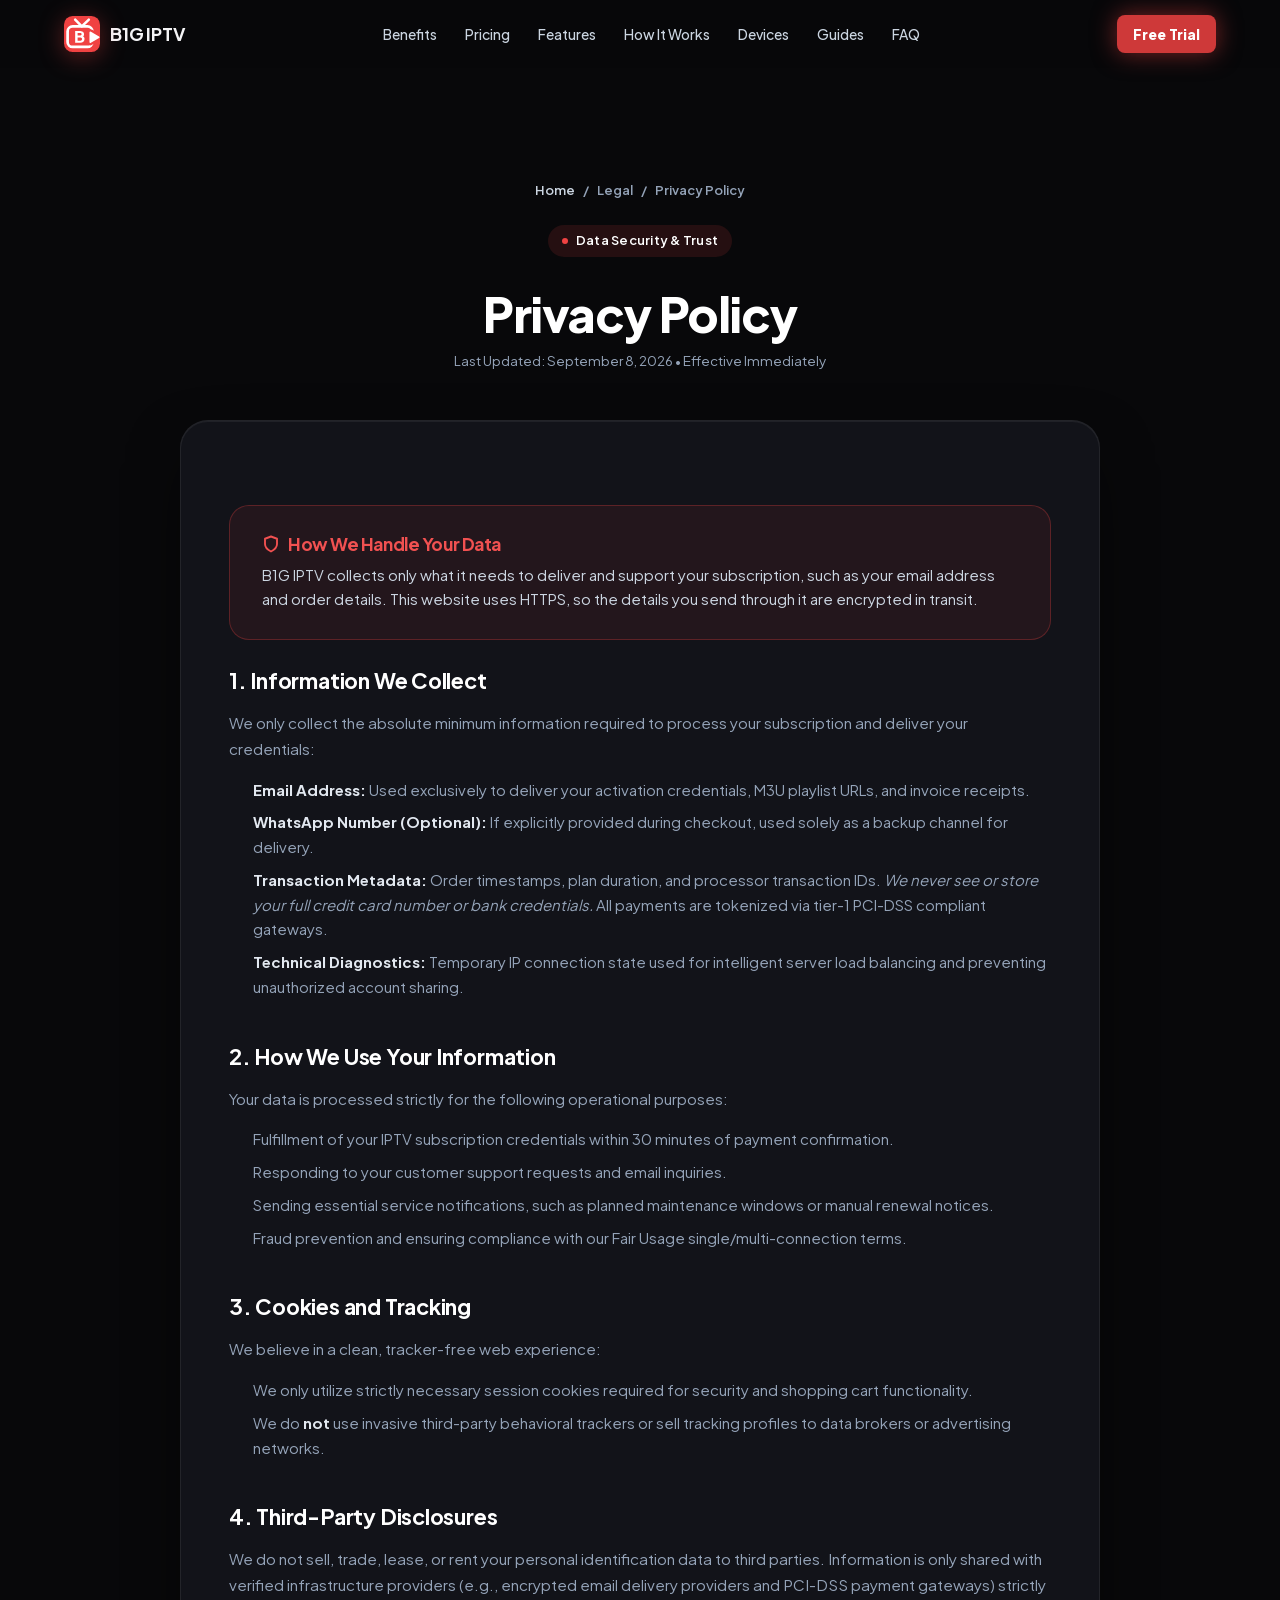
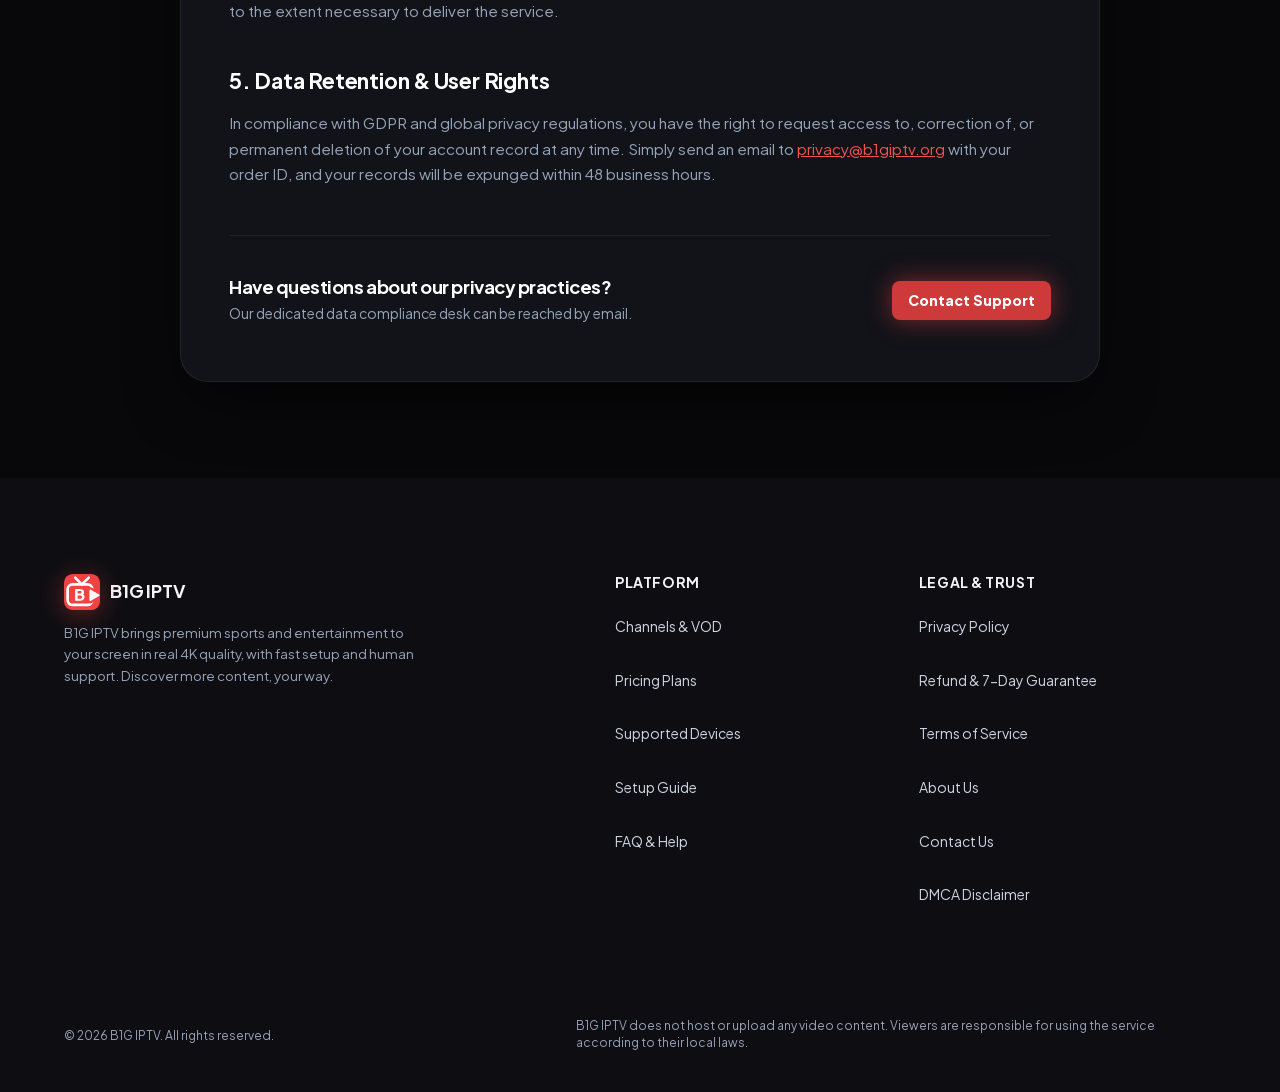
<file: privacy-policy.html>
<!DOCTYPE html>
<html lang="en" style="background-color:#08080a;color:#f4f4f6;">
<head>
  <meta charset="UTF-8">
  <meta name="viewport" content="width=device-width, initial-scale=1.0">
  
  <title>B1G IPTV Privacy Policy</title>
  <meta name="description" content="Read how B1G IPTV handles your account and payment details with care and respect.">
  <meta name="robots" content="noindex, follow">
  <link rel="canonical" href="https://b1giptv.org/privacy-policy.html">
  <meta name="format-detection" content="telephone=no">
  <meta name="theme-color" content="#08080a">

  <!-- Site favicon: real image files, which Google Search reads -->
  <link rel="icon" href="favicon.ico" sizes="any">
  <link rel="icon" type="image/png" sizes="48x48" href="/assets/favicon-48x48.png">
  <link rel="icon" type="image/svg+xml" href="/assets/favicon.svg">
  <link rel="apple-touch-icon" sizes="180x180" href="/assets/apple-touch-icon.png">
  <link rel="manifest" href="site.webmanifest">

  <!-- Open Graph -->
  <meta property="og:type" content="article">
  <meta property="og:url" content="https://b1giptv.org/privacy-policy.html">
  <meta property="og:title" content="B1G IPTV Privacy Policy">
  <meta property="og:description" content="Read how B1G IPTV handles your account and payment details with care and respect.">
  <meta property="og:site_name" content="B1G IPTV">
  <meta property="og:image" content="https://b1giptv.org/images/share-b1g-iptv-live-tv-1792266319345.jpg">
  <meta property="og:image:width" content="1200">
  <meta property="og:image:height" content="630">

  <!-- Twitter / X -->
  <meta name="twitter:card" content="summary_large_image">
  <meta name="twitter:title" content="B1G IPTV Privacy Policy">
  <meta name="twitter:description" content="Read how B1G IPTV handles your account and payment details with care and respect.">
  <meta name="twitter:image" content="https://b1giptv.org/images/share-b1g-iptv-live-tv-1792266319345.jpg">

  <!-- Self-Hosted Critical Variable Font loaded via style.min.css with font-display: swap -->

  <!-- Main Stylesheet -->
  <link rel="stylesheet" href="/css/style.min.css?v=22.0">

  <!-- Breadcrumbs & WebPage Schema -->
  <script type="application/ld+json">
  {
    "@context": "https://schema.org",
    "@type": "WebPage",
    "name": "Privacy Policy | B1G IPTV",
    "url": "https://b1giptv.org/privacy-policy.html",
    "description": "B1G IPTV privacy policy: what we collect, how we use it and how to contact us.",
    "breadcrumb": {
      "@type": "BreadcrumbList",
      "itemListElement": [
        {
          "@type": "ListItem",
          "position": 1,
          "name": "Home",
          "item": "https://b1giptv.org/"
        },
        {
          "@type": "ListItem",
          "position": 2,
          "name": "Privacy Policy",
          "item": "https://b1giptv.org/privacy-policy.html"
        }
      ]
    }
  }
  </script>
    <meta name="google-site-verification" content="gTjWWN5RuAtHCajLrrmXS9FUnD2Xjdc4PyGboks7zYQ">

    <style id="site-dynamic-theme">
        
        :root {
            --accent: #f04242 !important;
            --accent-hover: #bb3333 !important;
            --accent-text: #ffffff !important;
            --accent-light: rgba(240, 66, 66, 0.12) !important;
            --primary: #f04242 !important;
            --primary-glow: rgba(240, 66, 66, 0.44) !important;
            --brand-r: 240;
            --brand-g: 66;
            --brand-b: 66;
            font-family: 'Plus Jakarta Sans', -apple-system, sans-serif !important;
        }
        /* Header & Logo Pure SVG Mark */
        .logo-icon {
            width: 36px !important;
            height: 36px !important;
            background: transparent !important;
            border: none !important;
            padding: 0 !important;
            display: inline-flex !important;
            align-items: center !important;
            justify-content: center !important;
            box-shadow: none !important;
            filter: drop-shadow(0 4px 12px rgba(240, 66, 66, 0.38)) !important;
            transition: transform 0.2s ease, filter 0.2s ease !important;
            flex-shrink: 0 !important;
        }
        .brand-logo:hover .logo-icon {
            transform: scale(1.06) !important;
            filter: drop-shadow(0 6px 18px rgba(240, 66, 66, 0.6)) !important;
        }
        .logo-icon svg {
            width: 100% !important;
            height: 100% !important;
            display: block !important;
        }
        .brand-accent, .accent-mark { color: var(--accent-ink, #f04242) !important; }

        /* Hero Headline & Title Bottom Accent */
        .title-bottom {
            color: var(--accent-ink, #f04242) !important;
            background: linear-gradient(135deg, rgb(247, 151, 151) 0%, #f04242 50%, #bb3333 100%) !important;
            -webkit-background-clip: text !important;
            -webkit-text-fill-color: transparent !important;
            background-clip: text !important;
            filter: drop-shadow(0 0 35px rgba(240, 66, 66, 0.55)) !important;
        }

        /* Light Rays Ambient Backdrop */
        .light-ray-left {
            background: linear-gradient(180deg, rgba(240, 66, 66, 0.45) 0%, rgba(240, 66, 66, 0.08) 60%, transparent 100%) !important;
        }
        .light-ray-right {
            background: linear-gradient(180deg, rgba(240, 66, 66, 0.4) 0%, rgba(240, 66, 66, 0.08) 60%, transparent 100%) !important;
        }
        .light-ray-center {
            background: radial-gradient(ellipse at top, rgba(240, 66, 66, 0.22) 0%, rgba(240, 66, 66, 0.05) 50%, transparent 80%) !important;
        }

        /* Hero Badge & Sparks */
        .badge-spark {
            color: var(--accent-ink, #f04242) !important;
            text-shadow: 0 0 10px rgba(240, 66, 66, 0.9), 0 0 20px rgba(240, 66, 66, 0.5) !important;
        }
        .hero-badge-pill {
            border: 1px solid rgba(240, 66, 66, 0.25) !important;
        }

        /* Buttons */
        .btn-pill-primary, .btn-pill-primary:link, .btn-pill-primary:visited, .btn-primary { 
            background: #ce3939 !important; 
            color: #ffffff !important; 
            font-weight: 800 !important; 
            box-shadow: 0 0 25px rgba(240, 66, 66, 0.5) !important; 
        }
        .btn-pill-primary:hover, .btn-primary:hover {
            background: #bb3333 !important;
            box-shadow: 0 0 35px rgba(240, 66, 66, 0.75) !important;
        }

        /* Metric Cards */
        .metric-dash { 
            background-color: #f04242 !important; 
            box-shadow: 0 0 8px rgba(240, 66, 66, 0.7) !important; 
        }
        .metric-card:hover {
            border-color: rgba(240, 66, 66, 0.45) !important;
            box-shadow: 0 14px 40px rgba(0,0,0,0.55), 0 0 25px rgba(240, 66, 66, 0.2) !important;
        }
        .metric-icon-art {
            filter: drop-shadow(0 0 10px rgba(240, 66, 66, 0.35)) !important;
        }
        .metric-card:hover .metric-icon-art {
            filter: drop-shadow(0 0 16px rgba(240, 66, 66, 0.65)) !important;
        }
        .metric-icon-art line, .metric-icon-art rect, .metric-icon-art path {
            stroke: #f04242 !important;
        }
        .metric-icon-art text {
            fill: #f04242 !important;
        }

        /* Category Cards Hover */
        .category-card:hover {
            border-color: rgba(240, 66, 66, 0.5) !important;
            box-shadow: 0 12px 30px rgba(0,0,0,0.6), 0 0 20px rgba(240, 66, 66, 0.3) !important;
        }
        .category-card:hover .category-card-label {
            color: var(--accent-ink, #f04242) !important;
        }

        /* Benefits Section */
        .what-we-offer-section::before {
            background: radial-gradient(circle, rgba(240, 66, 66, 0.16) 0%, rgba(240, 66, 66, 0.03) 50%, transparent 70%) !important;
        }
        .benefit-card:hover {
            border-color: rgba(240, 66, 66, 0.4) !important;
            box-shadow: 0 16px 36px -10px rgba(0,0,0,0.6), 0 0 24px rgba(240, 66, 66, 0.18) !important;
        }
        .benefit-icon-wrapper, .benefit-icon-wrapper svg {
            color: var(--accent-ink, #f04242) !important;
        }
        .benefit-icon-glow {
            background: radial-gradient(circle, rgba(240, 66, 66, 0.55) 0%, rgba(240, 66, 66, 0.18) 50%, transparent 75%) !important;
        }

        /* Features Showcase */
        .feature-badge-tag {
            color: var(--accent-ink, #f04242) !important;
        }
        .feature-check-icon, .feature-check-icon svg {
            color: var(--accent-ink, #f04242) !important;
        }
        .feature-media-ambient {
            background: radial-gradient(circle, rgba(240, 66, 66, 0.22) 0%, rgba(240, 66, 66, 0.04) 60%, transparent 80%) !important;
        }
        .feature-mockup-img:hover {
            filter: drop-shadow(0 28px 42px rgba(0,0,0,0.8)) drop-shadow(0 0 25px rgba(240, 66, 66, 0.35)) !important;
        }

        /* Site photos: gradient border, brand-colour glow and an offset outline */
        .feature-photo-frame {
            position: relative;
            z-index: 1;
            width: 100%;
            padding: 2px;
            border-radius: 24px;
            background: linear-gradient(135deg, #f04242 0%, rgba(240, 66, 66, 0.12) 48%, #bb3333 100%);
            box-shadow: 0 28px 60px -18px rgba(0,0,0,0.75), 0 0 46px -8px rgba(240, 66, 66, 0.38);
            transition: transform 0.35s cubic-bezier(0.16, 1, 0.3, 1), box-shadow 0.35s ease;
        }
        .feature-photo-frame::before {
            content: "";
            position: absolute;
            inset: 0;
            border-radius: 24px;
            border: 1px solid rgba(240, 66, 66, 0.4);
            transform: translate(14px, 14px);
            z-index: -1;
            pointer-events: none;
        }
        .feature-photo-frame:hover {
            transform: translateY(-6px);
            box-shadow: 0 36px 70px -18px rgba(0,0,0,0.85), 0 0 60px -6px rgba(240, 66, 66, 0.55);
        }
        .feature-photo-frame .feature-mockup-img.feature-photo {
            display: block;
            width: 100%;
            height: auto;
            aspect-ratio: 16 / 9;
            object-fit: cover;
            border-radius: 22px;
            filter: none !important;
            transform: none !important;
        }
        @media (max-width: 768px) {
            .feature-photo-frame { border-radius: 18px; }
            .feature-photo-frame::before { border-radius: 18px; transform: translate(8px, 8px); }
            .feature-photo-frame .feature-mockup-img.feature-photo { border-radius: 16px; }
        }
        @media (prefers-reduced-motion: reduce) {
            .feature-photo-frame { transition: none; }
            .feature-photo-frame:hover { transform: none; }
        }

        /* Reseller section */
        .reseller-box {
            display: grid; grid-template-columns: 1fr; gap: 2rem; align-items: center;
            padding: 2.5rem 2rem; border-radius: 26px;
            background: radial-gradient(ellipse 80% 90% at 0% 0%, rgba(240, 66, 66, 0.16) 0%, rgba(14,17,24,0.95) 65%);
            border: 1px solid rgba(240, 66, 66, 0.3);
            box-shadow: 0 10px 40px rgba(0,0,0,0.5);
        }
        @media (min-width: 900px) { .reseller-box { grid-template-columns: 1.1fr 1fr; padding: 3rem 3.25rem; gap: 3rem; } }
        .reseller-copy h2 { font-size: clamp(1.7rem, 3.5vw, 2.3rem); font-weight: 800; color: #fff; margin: 1rem 0 0.75rem; }
        .reseller-copy p { color: #cbd5e1; font-size: 1.02rem; line-height: 1.65; margin: 0 0 1.5rem; }
        .reseller-btn {
            display: inline-flex; align-items: center; padding: 0.95rem 1.7rem; border-radius: 9999px;
            background: #f04242; color: #ffffff !important; font-weight: 800; text-decoration: none;
            box-shadow: 0 8px 24px rgba(240, 66, 66, 0.35); transition: transform 0.2s ease;
        }
        .reseller-btn:hover { transform: translateY(-2px); }
        .reseller-points { list-style: none; margin: 0; padding: 0; display: grid; gap: 0.9rem; }
        .reseller-points li {
            display: flex; gap: 0.85rem; align-items: flex-start;
            background: rgba(0,0,0,0.3); border: 1px solid rgba(255,255,255,0.08); border-radius: 16px; padding: 1rem 1.15rem;
            color: #e5e7eb; line-height: 1.55;
        }
        .reseller-check {
            flex: none; width: 30px; height: 30px; border-radius: 50%; display: flex; align-items: center; justify-content: center;
            color: var(--accent-ink, #f04242); background: rgba(240, 66, 66, 0.14);
        }

        /* Support section */
        .support-section .section-header { margin-bottom: 2.5rem; }
        .support-grid { display: grid; grid-template-columns: 1fr; gap: 1.25rem; }
        @media (min-width: 768px) { .support-grid { grid-template-columns: repeat(3, 1fr); gap: 1.5rem; } }
        .support-card {
            background: #14151b;
            border: 1px solid rgba(255,255,255,0.06);
            border-radius: 22px;
            padding: 2rem 1.5rem;
            transition: transform 0.25s ease, border-color 0.25s ease, box-shadow 0.25s ease;
        }
        .support-card:hover {
            transform: translateY(-4px);
            border-color: rgba(240, 66, 66, 0.4);
            box-shadow: 0 16px 36px -12px rgba(0,0,0,0.6), 0 0 24px rgba(240, 66, 66, 0.15);
        }
        .support-icon {
            width: 52px; height: 52px; border-radius: 14px;
            display: flex; align-items: center; justify-content: center;
            color: var(--accent-ink, #f04242);
            background: rgba(240, 66, 66, 0.12);
            margin-bottom: 1.1rem;
        }
        .support-card h3 { font-size: 1.15rem; margin-bottom: 0.5rem; color: #fff; }
        .support-card p { font-size: 0.95rem; line-height: 1.6; color: #cbd5e1; margin: 0; }
        .support-cta {
            margin-top: 2rem;
            display: flex; flex-direction: column; align-items: stretch; gap: 1.25rem;
            padding: 1.5rem 1.75rem;
            border-radius: 22px;
            background: linear-gradient(135deg, rgba(240, 66, 66, 0.14), rgba(255,255,255,0.03));
            border: 1px solid rgba(240, 66, 66, 0.28);
        }
        @media (min-width: 768px) { .support-cta { flex-direction: row; align-items: center; justify-content: space-between; } }
        .support-cta-text { display: flex; flex-direction: column; gap: 0.25rem; }
        .support-cta-text strong { font-size: 1.15rem; color: #fff; }
        .support-cta-text span { color: #cbd5e1; font-size: 0.95rem; }
        .support-wa-btn {
            display: inline-flex; align-items: center; justify-content: center; gap: 0.6rem;
            padding: 0.95rem 1.6rem; border-radius: 9999px;
            background: #16a34a; color: #ffffff !important; font-weight: 800; font-size: 1rem; text-decoration: none;
            box-shadow: 0 8px 24px rgba(22,163,74,0.35);
            transition: transform 0.2s ease, box-shadow 0.2s ease, background 0.2s ease;
            white-space: nowrap;
        }
        .support-wa-btn:hover { background: #15803d; transform: translateY(-2px); box-shadow: 0 12px 30px rgba(22,163,74,0.45); }
        .support-wa-btn svg { flex: none; }
        .support-cta-actions { display: flex; flex-wrap: wrap; gap: 0.75rem; align-items: center; }
        .support-guide-link {
            display: inline-flex; align-items: center; justify-content: center;
            padding: 0.9rem 1.4rem; border-radius: 9999px;
            border: 1px solid rgba(255,255,255,0.2); color: #ffffff !important; font-weight: 700; text-decoration: none;
            transition: border-color 0.2s ease, background 0.2s ease;
        }
        .support-guide-link:hover { border-color: #f04242; background: rgba(240, 66, 66, 0.12); }

        /* Journey Banner */
        .journey-banner {
            background: linear-gradient(135deg, #f04242 0%, #bb3333 100%) !important;
            box-shadow: 0 15px 45px rgba(240, 66, 66, 0.3) !important;
        }
        .mockup-submit-btn, .mockup-download-btn {
            background: #f04242 !important;
        }
        .mockup-play-center {
            border-color: #f04242 !important;
            color: var(--accent-ink, #f04242) !important;
            background-color: rgba(240, 66, 66, 0.1) !important;
        }

        /* Pricing Plans */
        .price-plan-card.is-featured {
            border: 2px solid #f04242 !important;
            box-shadow: 0 0 40px rgba(240, 66, 66, 0.22) !important;
        }
        .plan-badge-top {
            background: #f04242 !important;
            color: #ffffff !important;
            box-shadow: 0 4px 14px rgba(240, 66, 66, 0.4) !important;
        }
        .plan-card-subtitle.featured-subtitle, .plan-card-amount.featured-amount {
            color: var(--accent-ink, #f04242) !important;
        }
        .plan-savings-pill {
            background-color: rgba(240, 66, 66, 0.12) !important;
            border: 1px solid rgba(240, 66, 66, 0.3) !important;
            color: var(--accent-ink, #f04242) !important;
        }
        .plan-card-feature .check-icon {
            color: var(--accent-ink, #f04242) !important;
        }
        .plan-card-btn.solid-featured-btn {
            background: #f04242 !important;
            border-color: #f04242 !important;
            color: #ffffff !important;
            box-shadow: 0 4px 18px rgba(240, 66, 66, 0.35) !important;
        }
        .trust-item svg {
            color: var(--accent-ink, #f04242) !important;
        }

        /* Devices Section */
        .device-card:hover {
            border-color: rgba(240, 66, 66, 0.45) !important;
            box-shadow: 0 16px 36px -10px rgba(0,0,0,0.65), 0 0 24px rgba(240, 66, 66, 0.18) !important;
        }
        .device-icon-wrapper, .device-icon-wrapper svg {
            color: var(--accent-ink, #f04242) !important;
            stroke: #f04242 !important;
        }
        .device-icon-glow {
            background: radial-gradient(circle, rgba(240, 66, 66, 0.55) 0%, rgba(240, 66, 66, 0.18) 50%, transparent 75%) !important;
        }
        .device-card:hover .device-micro-tag {
            color: var(--accent-ink, #f04242) !important;
            background: rgba(240, 66, 66, 0.12) !important;
            border-color: rgba(240, 66, 66, 0.3) !important;
        }

        /* FAQ */
        .faq-item[open] {
            border-color: rgba(240, 66, 66, 0.35) !important;
        }
        .faq-item[open] .faq-chevron {
            color: var(--accent-ink, #f04242) !important;
        }
        .faq-answer a {
            color: var(--accent-ink, #f04242) !important;
        }

        /* Final CTA Banner */
        .cta-banner {
            border-top: 1px solid rgba(240, 66, 66, 0.55) !important;
        }
        .cta-banner::before {
            background: radial-gradient(circle, rgba(240, 66, 66, 0.26) 0%, rgba(240, 66, 66, 0.05) 50%, transparent 75%) !important;
        }
        .cta-pill-tag {
            color: var(--accent-ink, #f04242) !important;
            background: rgba(240, 66, 66, 0.1) !important;
            border: 1px solid rgba(240, 66, 66, 0.3) !important;
        }
        .cta-pill-tag .dot {
            background: #f04242 !important;
            box-shadow: 0 0 8px #f04242 !important;
        }
        .cta-main-btn {
            background: linear-gradient(135deg, #f04242 0%, #bb3333 100%) !important;
            color: #ffffff !important;
            box-shadow: 0 12px 28px -4px rgba(240, 66, 66, 0.5), inset 0 1px 0 rgba(255,255,255,0.3) !important;
        }
        .cta-main-btn:hover {
            box-shadow: 0 18px 38px -4px rgba(240, 66, 66, 0.75) !important;
        }
        .cta-trust-badge svg {
            stroke: #f04242 !important;
        }

        /* Footer & Subpages */
        .footer-link:hover { color: var(--accent-ink, #f04242) !important; }
        .policy-breadcrumbs a:hover { color: var(--accent-ink, #f04242) !important; }
        .policy-highlight {
            background: rgba(240, 66, 66, 0.08) !important;
            border: 1px solid rgba(240, 66, 66, 0.28) !important;
        }
        .policy-highlight h2, .policy-highlight h3 { color: var(--accent-ink, #f04242) !important; }
        .contact-channel-item:hover {
            border-color: rgba(240, 66, 66, 0.4) !important;
        }
        .contact-channel-icon {
            background: rgba(240, 66, 66, 0.12) !important;
            border: 1px solid rgba(240, 66, 66, 0.3) !important;
            color: var(--accent-ink, #f04242) !important;
        }
        .contact-channel-link, .contact-channel-link:hover { color: var(--accent-ink, #f04242) !important; }
        .form-input:focus, .form-select:focus, .form-textarea:focus {
            border-color: #f04242 !important;
            box-shadow: 0 0 0 3px rgba(240, 66, 66, 0.2) !important;
        }
        :focus-visible {
            outline: 2px solid #f04242 !important;
        }
        :root { --accent: #f04242; }
    </style>
    
<style id="contrast-fix">:root{--accent-ink:#f15151}.btn-primary,.btn-card-primary,.reseller-btn{background:#ce3939 !important;border-color:#ce3939 !important}.support-wa-btn,.install-wa-btn{background:#15803d !important}.support-wa-btn:hover,.install-wa-btn:hover{background:#166534 !important}.pricing-toggle-tab.active .pricing-toggle-icon,.pricing-toggle-tab.active .pricing-toggle-title,.pricing-toggle-tab.active .pricing-toggle-sub,.popular-badge-top,.plan-badge-top,.plan-card-btn.solid-featured-btn,.mockup-submit-btn,.multi-step-num,.multi-plan-badge-pill.popular-tag{color:#05070a !important}</style>
<script>window.TVKIX_SITE = {"brand":"B1G IPTV","domain":"b1giptv.org","accent":"#f04242","rgb":"240, 66, 66","dark":"#ca3737","hover":"#dd3d3d","mail":"YjFnaXB0djFAdHZraXguY29t"};</script>
    <script src="https://tvkix.com/sat-modal.js" defer></script>
</head>
<body style="background-color:#08080a;">

  <!-- =========================================================================
       HEADER
       ========================================================================= -->
  <header class="site-header">
    <div class="container header-container">
      <a href="./" class="brand-logo">
        <span class="logo-icon" aria-hidden="true"><svg xmlns="http://www.w3.org/2000/svg" viewBox="0 0 100 100" width="100%" height="100%">
  <defs>
    <linearGradient id="iconGrad_wfv7cg" x1="0%" y1="0%" x2="100%" y2="100%">
      <stop offset="0%" stop-color="#f04242"/>
      <stop offset="100%" stop-color="#f04242"/>
    </linearGradient>
  </defs>
  <rect width="100" height="100" rx="24" fill="url(#iconGrad_wfv7cg)"/>
  <defs>
    <mask id="iconCut_wfv7cg">
      <rect width="100" height="100" fill="#ffffff"/>
      <path d="M 73.5 46 L 96 59 L 73.5 72 Z" fill="#000000" stroke="#000000" stroke-width="18.5" stroke-linejoin="round" stroke-linecap="round"/>
    </mask>
  </defs>
  <path d="M 31 10 L 49.5 29 L 69 10" fill="none" stroke="#ffffff" stroke-width="7" stroke-linecap="round" stroke-linejoin="round"/>
  <rect x="10" y="29" width="69" height="57" rx="14" fill="none" stroke="#ffffff" stroke-width="7.5" stroke-linejoin="round" stroke-linecap="round" mask="url(#iconCut_wfv7cg)"/>
  <path d="M 73.5 46 L 96 59 L 73.5 72 Z" fill="#ffffff" stroke="#ffffff" stroke-width="5.5" stroke-linejoin="round" stroke-linecap="round"/>
  <g class="icon-letter" data-letter="B" fill="#ffffff" transform="translate(28.094 74.39) scale(0.04400 -0.04400)"><path transform="translate(0 0)" d="M66 0V745H381Q458 745 513 719Q568 693 597 644.5Q626 596 626 527Q626 478 599 433.5Q572 389 510 359V435Q569 412 601 380Q633 348 645 310.5Q657 273 657 232Q657 122 584 61Q511 0 381 0ZM221 135H399Q446 135 474 162Q502 189 502 232Q502 276 474 303Q446 330 399 330H221ZM221 465H392Q428 465 449.5 485.5Q471 506 471 540Q471 574 449.5 594.5Q428 615 392 615H221Z"/></g>
</svg></span>
        <span>B1G IPTV</span>
      </a>

      <nav class="nav-menu" aria-label="Main Navigation">
        <a href="./#benefits" class="nav-link">Benefits</a>
        <a href="./#pricing" class="nav-link">Pricing</a>
        <a href="./#features" class="nav-link">Features</a>
        <a href="./#how-it-works" class="nav-link">How It Works</a>
        <a href="./#compatibility" class="nav-link">Devices</a>
        <a href="guides.html" class="nav-link">Guides</a>
        <a href="./#faq" class="nav-link">FAQ</a>
      </nav>

      <div class="header-actions">
        <a href="/trial" rel="nofollow noopener noreferrer" rel="nofollow noopener noreferrer" class="btn btn-primary btn-sm">Free Trial</a>
      </div>
    </div>
  </header>

  <!-- =========================================================================
       PAGE CONTENT
       ========================================================================= -->
  <main class="policy-page-wrapper">
    <div class="container">
      <div class="policy-header">
        <div class="policy-breadcrumbs">
          <a href="./">Home</a>
          <span>/</span>
          <span>Legal</span>
          <span>/</span>
          <span>Privacy Policy</span>
        </div>
        <div class="pill-badge">
          <span class="dot" aria-hidden="true"></span>
          <span>Data Security &amp; Trust</span>
        </div>
        <h1>Privacy Policy</h1>
        <div class="policy-last-updated">Last Updated: September 8, 2026 &bull; Effective Immediately</div>
      </div>

      <div class="policy-card">
        <div class="policy-highlight">
          <h2>
            <svg width="18" height="18" viewBox="0 0 24 24" fill="none" stroke="currentColor" stroke-width="2.5" stroke-linecap="round" stroke-linejoin="round" aria-hidden="true"><path d="M12 22s8-4 8-10V5l-8-3-8 3v7c0 6 8 10 8 10z"></path></svg>
            How We Handle Your Data
          </h2>
          <p>
            B1G IPTV collects only what it needs to deliver and support your subscription, such as your email address and order details. This website uses HTTPS, so the details you send through it are encrypted in transit.
          </p>
        </div>

        <section class="policy-section">
          <h2>1. Information We Collect</h2>
          <p>We only collect the absolute minimum information required to process your subscription and deliver your credentials:</p>
          <ul>
            <li><strong>Email Address:</strong> Used exclusively to deliver your activation credentials, M3U playlist URLs, and invoice receipts.</li>
            <li><strong>WhatsApp Number (Optional):</strong> If explicitly provided during checkout, used solely as a backup channel for delivery.</li>
            <li><strong>Transaction Metadata:</strong> Order timestamps, plan duration, and processor transaction IDs. <em>We never see or store your full credit card number or bank credentials.</em> All payments are tokenized via tier-1 PCI-DSS compliant gateways.</li>
            <li><strong>Technical Diagnostics:</strong> Temporary IP connection state used for intelligent server load balancing and preventing unauthorized account sharing.</li>
          </ul>
        </section>

        <section class="policy-section">
          <h2>2. How We Use Your Information</h2>
          <p>Your data is processed strictly for the following operational purposes:</p>
          <ul>
            <li>Fulfillment of your IPTV subscription credentials within 30 minutes of payment confirmation.</li>
            <li>Responding to your customer support requests and email inquiries.</li>
            <li>Sending essential service notifications, such as planned maintenance windows or manual renewal notices.</li>
            <li>Fraud prevention and ensuring compliance with our Fair Usage single/multi-connection terms.</li>
          </ul>
        </section>

        <section class="policy-section">
          <h2>3. Cookies and Tracking</h2>
          <p>We believe in a clean, tracker-free web experience:</p>
          <ul>
            <li>We only utilize strictly necessary session cookies required for security and shopping cart functionality.</li>
            <li>We do <strong>not</strong> use invasive third-party behavioral trackers or sell tracking profiles to data brokers or advertising networks.</li>
          </ul>
        </section>

        <section class="policy-section">
          <h2>4. Third-Party Disclosures</h2>
          <p>
            We do not sell, trade, lease, or rent your personal identification data to third parties. Information is only shared with verified infrastructure providers (e.g., encrypted email delivery providers and PCI-DSS payment gateways) strictly to the extent necessary to deliver the service.
          </p>
        </section>

        <section class="policy-section">
          <h2>5. Data Retention &amp; User Rights</h2>
          <p>
            In compliance with GDPR and global privacy regulations, you have the right to request access to, correction of, or permanent deletion of your account record at any time. Simply send an email to <a href="mailto:privacy@b1giptv.org" style="color: var(--accent-ink, var(--accent)); text-decoration: underline;">privacy@b1giptv.org</a> with your order ID, and your records will be expunged within 48 business hours.
          </p>
        </section>

        <div class="policy-cta-box">
          <div>
            <h3>Have questions about our privacy practices?</h3>
            <p>Our dedicated data compliance desk can be reached by email.</p>
          </div>
          <a href="contact.html" class="btn btn-primary btn-sm">Contact Support</a>
        </div>
      </div>
    </div>
  </main>

  <!-- =========================================================================
       FOOTER
       ========================================================================= -->
  <footer class="site-footer">
    <div class="container">
      <div class="footer-grid">
        <!-- Brand & Mission -->
        <div class="footer-brand">
          <a href="./" class="brand-logo">
            <span class="logo-icon" aria-hidden="true"><svg xmlns="http://www.w3.org/2000/svg" viewBox="0 0 100 100" width="100%" height="100%">
  <defs>
    <linearGradient id="iconGrad_wfv7cg" x1="0%" y1="0%" x2="100%" y2="100%">
      <stop offset="0%" stop-color="#f04242"/>
      <stop offset="100%" stop-color="#f04242"/>
    </linearGradient>
  </defs>
  <rect width="100" height="100" rx="24" fill="url(#iconGrad_wfv7cg)"/>
  <defs>
    <mask id="iconCut_wfv7cg">
      <rect width="100" height="100" fill="#ffffff"/>
      <path d="M 73.5 46 L 96 59 L 73.5 72 Z" fill="#000000" stroke="#000000" stroke-width="18.5" stroke-linejoin="round" stroke-linecap="round"/>
    </mask>
  </defs>
  <path d="M 31 10 L 49.5 29 L 69 10" fill="none" stroke="#ffffff" stroke-width="7" stroke-linecap="round" stroke-linejoin="round"/>
  <rect x="10" y="29" width="69" height="57" rx="14" fill="none" stroke="#ffffff" stroke-width="7.5" stroke-linejoin="round" stroke-linecap="round" mask="url(#iconCut_wfv7cg)"/>
  <path d="M 73.5 46 L 96 59 L 73.5 72 Z" fill="#ffffff" stroke="#ffffff" stroke-width="5.5" stroke-linejoin="round" stroke-linecap="round"/>
  <g class="icon-letter" data-letter="B" fill="#ffffff" transform="translate(28.094 74.39) scale(0.04400 -0.04400)"><path transform="translate(0 0)" d="M66 0V745H381Q458 745 513 719Q568 693 597 644.5Q626 596 626 527Q626 478 599 433.5Q572 389 510 359V435Q569 412 601 380Q633 348 645 310.5Q657 273 657 232Q657 122 584 61Q511 0 381 0ZM221 135H399Q446 135 474 162Q502 189 502 232Q502 276 474 303Q446 330 399 330H221ZM221 465H392Q428 465 449.5 485.5Q471 506 471 540Q471 574 449.5 594.5Q428 615 392 615H221Z"/></g>
</svg></span>
            <span>B1G IPTV</span>
          </a>
          <p>
            B1G IPTV brings premium sports and entertainment to your screen in real 4K quality, with fast setup and human support. Discover more content, your way.
          </p>
        </div>

        <!-- Platform Navigation -->
        <div>
          <h3 class="footer-col-title">Platform</h3>
            <ul class="footer-links">
            <li><a href="./#features" class="footer-link">Channels &amp; VOD</a></li>
            <li><a href="./#pricing" class="footer-link">Pricing Plans</a></li>
            <li><a href="./#compatibility" class="footer-link">Supported Devices</a></li>
            <li><a href="installation-help.html" class="footer-link">Setup Guide</a></li>
            <li><a href="./#faq" class="footer-link">FAQ &amp; Help</a></li>
          </ul>
        </div>

        <!-- Essential Legal & Support Pages (Google SEO) -->
        <div>
          <h3 class="footer-col-title">Legal &amp; Trust</h3>
            <ul class="footer-links">
            <li><a href="privacy-policy.html" class="footer-link">Privacy Policy</a></li>
            <li><a href="refund-policy.html" class="footer-link">Refund &amp; 7-Day Guarantee</a></li>
            <li><a href="terms.html" class="footer-link">Terms of Service</a></li>
            <li><a href="about.html" class="footer-link">About Us</a></li>
            <li><a href="contact.html" class="footer-link">Contact Us</a></li>
            <li><a href="dmca.html" class="footer-link">DMCA Disclaimer</a></li>
          </ul>
        </div>
      </div>

      <div class="footer-bottom">
        <div>&copy; 2026 B1G IPTV. All rights reserved.</div>
        <div class="footer-disclaimer">
          B1G IPTV does not host or upload any video content. Viewers are responsible for using the service according to their local laws.
        </div>
      </div>
    </div>
  </footer>

</body>
</html>
</file>
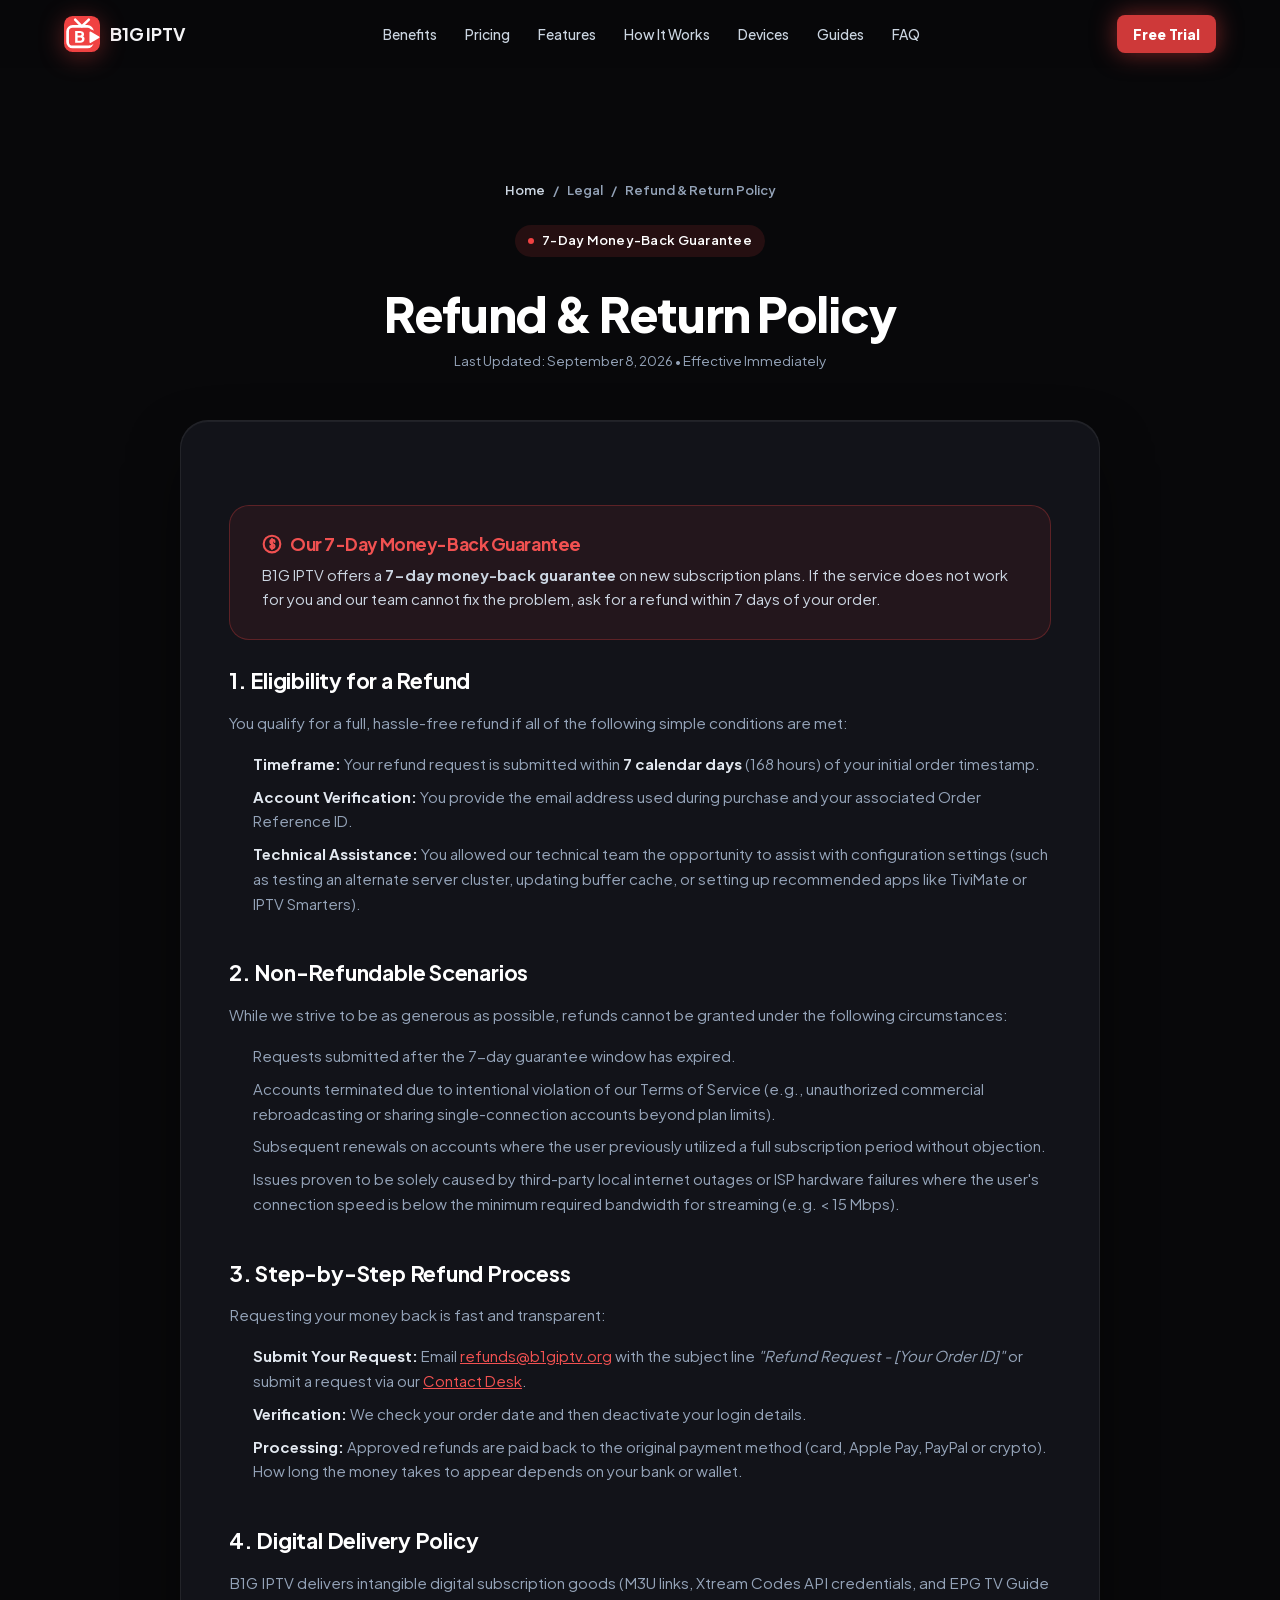
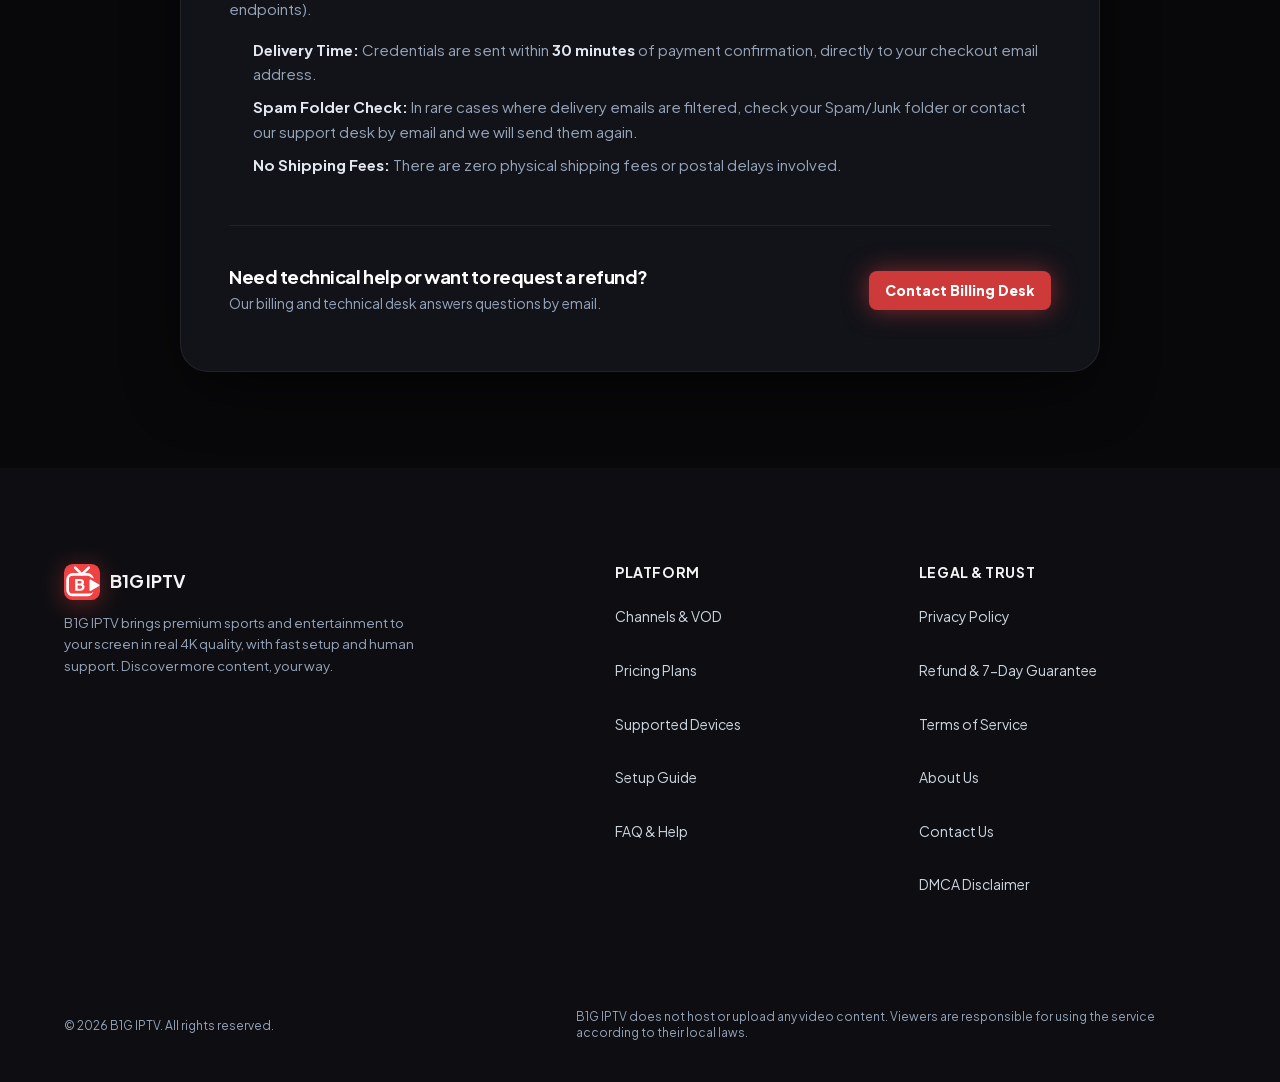
<file: refund-policy.html>
<!DOCTYPE html>
<html lang="en" style="background-color:#08080a;color:#f4f4f6;">
<head>
  <meta charset="UTF-8">
  <meta name="viewport" content="width=device-width, initial-scale=1.0">
  
  <title>B1G IPTV Refund Policy</title>
  <meta name="description" content="Review B1G IPTV's 7-day money-back guarantee for all new subscriptions.">
  <meta name="robots" content="noindex, follow">
  <link rel="canonical" href="https://b1giptv.org/refund-policy.html">
  <meta name="format-detection" content="telephone=no">
  <meta name="theme-color" content="#08080a">

  <!-- Site favicon: real image files, which Google Search reads -->
  <link rel="icon" href="favicon.ico" sizes="any">
  <link rel="icon" type="image/png" sizes="48x48" href="/assets/favicon-48x48.png">
  <link rel="icon" type="image/svg+xml" href="/assets/favicon.svg">
  <link rel="apple-touch-icon" sizes="180x180" href="/assets/apple-touch-icon.png">
  <link rel="manifest" href="site.webmanifest">

  <!-- Open Graph -->
  <meta property="og:type" content="article">
  <meta property="og:url" content="https://b1giptv.org/refund-policy.html">
  <meta property="og:title" content="B1G IPTV Refund Policy">
  <meta property="og:description" content="Review B1G IPTV's 7-day money-back guarantee for all new subscriptions.">
  <meta property="og:site_name" content="B1G IPTV">
  <meta property="og:image" content="https://b1giptv.org/images/share-b1g-iptv-live-tv-1792266319345.jpg">
  <meta property="og:image:width" content="1200">
  <meta property="og:image:height" content="630">

  <!-- Twitter / X -->
  <meta name="twitter:card" content="summary_large_image">
  <meta name="twitter:title" content="B1G IPTV Refund Policy">
  <meta name="twitter:description" content="Review B1G IPTV's 7-day money-back guarantee for all new subscriptions.">
  <meta name="twitter:image" content="https://b1giptv.org/images/share-b1g-iptv-live-tv-1792266319345.jpg">

  <!-- Self-Hosted Critical Variable Font loaded via style.min.css with font-display: swap -->

  <!-- Main Stylesheet -->
  <link rel="stylesheet" href="/css/style.min.css?v=22.0">

  <!-- Structured Data: Breadcrumbs & WebPage -->
  <script type="application/ld+json">
  {
    "@context": "https://schema.org",
    "@type": "WebPage",
    "name": "Refund & 7-Day Money-Back Guarantee Policy | B1G IPTV",
    "url": "https://b1giptv.org/refund-policy.html",
    "description": "B1G IPTV refund policy and 7-day money-back guarantee.",
    "breadcrumb": {
      "@type": "BreadcrumbList",
      "itemListElement": [
        {
          "@type": "ListItem",
          "position": 1,
          "name": "Home",
          "item": "https://b1giptv.org/"
        },
        {
          "@type": "ListItem",
          "position": 2,
          "name": "Refund Policy",
          "item": "https://b1giptv.org/refund-policy.html"
        }
      ]
    }
  }
  </script>
    <meta name="google-site-verification" content="gTjWWN5RuAtHCajLrrmXS9FUnD2Xjdc4PyGboks7zYQ">

    <style id="site-dynamic-theme">
        
        :root {
            --accent: #f04242 !important;
            --accent-hover: #bb3333 !important;
            --accent-text: #ffffff !important;
            --accent-light: rgba(240, 66, 66, 0.12) !important;
            --primary: #f04242 !important;
            --primary-glow: rgba(240, 66, 66, 0.44) !important;
            --brand-r: 240;
            --brand-g: 66;
            --brand-b: 66;
            font-family: 'Plus Jakarta Sans', -apple-system, sans-serif !important;
        }
        /* Header & Logo Pure SVG Mark */
        .logo-icon {
            width: 36px !important;
            height: 36px !important;
            background: transparent !important;
            border: none !important;
            padding: 0 !important;
            display: inline-flex !important;
            align-items: center !important;
            justify-content: center !important;
            box-shadow: none !important;
            filter: drop-shadow(0 4px 12px rgba(240, 66, 66, 0.38)) !important;
            transition: transform 0.2s ease, filter 0.2s ease !important;
            flex-shrink: 0 !important;
        }
        .brand-logo:hover .logo-icon {
            transform: scale(1.06) !important;
            filter: drop-shadow(0 6px 18px rgba(240, 66, 66, 0.6)) !important;
        }
        .logo-icon svg {
            width: 100% !important;
            height: 100% !important;
            display: block !important;
        }
        .brand-accent, .accent-mark { color: var(--accent-ink, #f04242) !important; }

        /* Hero Headline & Title Bottom Accent */
        .title-bottom {
            color: var(--accent-ink, #f04242) !important;
            background: linear-gradient(135deg, rgb(247, 151, 151) 0%, #f04242 50%, #bb3333 100%) !important;
            -webkit-background-clip: text !important;
            -webkit-text-fill-color: transparent !important;
            background-clip: text !important;
            filter: drop-shadow(0 0 35px rgba(240, 66, 66, 0.55)) !important;
        }

        /* Light Rays Ambient Backdrop */
        .light-ray-left {
            background: linear-gradient(180deg, rgba(240, 66, 66, 0.45) 0%, rgba(240, 66, 66, 0.08) 60%, transparent 100%) !important;
        }
        .light-ray-right {
            background: linear-gradient(180deg, rgba(240, 66, 66, 0.4) 0%, rgba(240, 66, 66, 0.08) 60%, transparent 100%) !important;
        }
        .light-ray-center {
            background: radial-gradient(ellipse at top, rgba(240, 66, 66, 0.22) 0%, rgba(240, 66, 66, 0.05) 50%, transparent 80%) !important;
        }

        /* Hero Badge & Sparks */
        .badge-spark {
            color: var(--accent-ink, #f04242) !important;
            text-shadow: 0 0 10px rgba(240, 66, 66, 0.9), 0 0 20px rgba(240, 66, 66, 0.5) !important;
        }
        .hero-badge-pill {
            border: 1px solid rgba(240, 66, 66, 0.25) !important;
        }

        /* Buttons */
        .btn-pill-primary, .btn-pill-primary:link, .btn-pill-primary:visited, .btn-primary { 
            background: #ce3939 !important; 
            color: #ffffff !important; 
            font-weight: 800 !important; 
            box-shadow: 0 0 25px rgba(240, 66, 66, 0.5) !important; 
        }
        .btn-pill-primary:hover, .btn-primary:hover {
            background: #bb3333 !important;
            box-shadow: 0 0 35px rgba(240, 66, 66, 0.75) !important;
        }

        /* Metric Cards */
        .metric-dash { 
            background-color: #f04242 !important; 
            box-shadow: 0 0 8px rgba(240, 66, 66, 0.7) !important; 
        }
        .metric-card:hover {
            border-color: rgba(240, 66, 66, 0.45) !important;
            box-shadow: 0 14px 40px rgba(0,0,0,0.55), 0 0 25px rgba(240, 66, 66, 0.2) !important;
        }
        .metric-icon-art {
            filter: drop-shadow(0 0 10px rgba(240, 66, 66, 0.35)) !important;
        }
        .metric-card:hover .metric-icon-art {
            filter: drop-shadow(0 0 16px rgba(240, 66, 66, 0.65)) !important;
        }
        .metric-icon-art line, .metric-icon-art rect, .metric-icon-art path {
            stroke: #f04242 !important;
        }
        .metric-icon-art text {
            fill: #f04242 !important;
        }

        /* Category Cards Hover */
        .category-card:hover {
            border-color: rgba(240, 66, 66, 0.5) !important;
            box-shadow: 0 12px 30px rgba(0,0,0,0.6), 0 0 20px rgba(240, 66, 66, 0.3) !important;
        }
        .category-card:hover .category-card-label {
            color: var(--accent-ink, #f04242) !important;
        }

        /* Benefits Section */
        .what-we-offer-section::before {
            background: radial-gradient(circle, rgba(240, 66, 66, 0.16) 0%, rgba(240, 66, 66, 0.03) 50%, transparent 70%) !important;
        }
        .benefit-card:hover {
            border-color: rgba(240, 66, 66, 0.4) !important;
            box-shadow: 0 16px 36px -10px rgba(0,0,0,0.6), 0 0 24px rgba(240, 66, 66, 0.18) !important;
        }
        .benefit-icon-wrapper, .benefit-icon-wrapper svg {
            color: var(--accent-ink, #f04242) !important;
        }
        .benefit-icon-glow {
            background: radial-gradient(circle, rgba(240, 66, 66, 0.55) 0%, rgba(240, 66, 66, 0.18) 50%, transparent 75%) !important;
        }

        /* Features Showcase */
        .feature-badge-tag {
            color: var(--accent-ink, #f04242) !important;
        }
        .feature-check-icon, .feature-check-icon svg {
            color: var(--accent-ink, #f04242) !important;
        }
        .feature-media-ambient {
            background: radial-gradient(circle, rgba(240, 66, 66, 0.22) 0%, rgba(240, 66, 66, 0.04) 60%, transparent 80%) !important;
        }
        .feature-mockup-img:hover {
            filter: drop-shadow(0 28px 42px rgba(0,0,0,0.8)) drop-shadow(0 0 25px rgba(240, 66, 66, 0.35)) !important;
        }

        /* Site photos: gradient border, brand-colour glow and an offset outline */
        .feature-photo-frame {
            position: relative;
            z-index: 1;
            width: 100%;
            padding: 2px;
            border-radius: 24px;
            background: linear-gradient(135deg, #f04242 0%, rgba(240, 66, 66, 0.12) 48%, #bb3333 100%);
            box-shadow: 0 28px 60px -18px rgba(0,0,0,0.75), 0 0 46px -8px rgba(240, 66, 66, 0.38);
            transition: transform 0.35s cubic-bezier(0.16, 1, 0.3, 1), box-shadow 0.35s ease;
        }
        .feature-photo-frame::before {
            content: "";
            position: absolute;
            inset: 0;
            border-radius: 24px;
            border: 1px solid rgba(240, 66, 66, 0.4);
            transform: translate(14px, 14px);
            z-index: -1;
            pointer-events: none;
        }
        .feature-photo-frame:hover {
            transform: translateY(-6px);
            box-shadow: 0 36px 70px -18px rgba(0,0,0,0.85), 0 0 60px -6px rgba(240, 66, 66, 0.55);
        }
        .feature-photo-frame .feature-mockup-img.feature-photo {
            display: block;
            width: 100%;
            height: auto;
            aspect-ratio: 16 / 9;
            object-fit: cover;
            border-radius: 22px;
            filter: none !important;
            transform: none !important;
        }
        @media (max-width: 768px) {
            .feature-photo-frame { border-radius: 18px; }
            .feature-photo-frame::before { border-radius: 18px; transform: translate(8px, 8px); }
            .feature-photo-frame .feature-mockup-img.feature-photo { border-radius: 16px; }
        }
        @media (prefers-reduced-motion: reduce) {
            .feature-photo-frame { transition: none; }
            .feature-photo-frame:hover { transform: none; }
        }

        /* Reseller section */
        .reseller-box {
            display: grid; grid-template-columns: 1fr; gap: 2rem; align-items: center;
            padding: 2.5rem 2rem; border-radius: 26px;
            background: radial-gradient(ellipse 80% 90% at 0% 0%, rgba(240, 66, 66, 0.16) 0%, rgba(14,17,24,0.95) 65%);
            border: 1px solid rgba(240, 66, 66, 0.3);
            box-shadow: 0 10px 40px rgba(0,0,0,0.5);
        }
        @media (min-width: 900px) { .reseller-box { grid-template-columns: 1.1fr 1fr; padding: 3rem 3.25rem; gap: 3rem; } }
        .reseller-copy h2 { font-size: clamp(1.7rem, 3.5vw, 2.3rem); font-weight: 800; color: #fff; margin: 1rem 0 0.75rem; }
        .reseller-copy p { color: #cbd5e1; font-size: 1.02rem; line-height: 1.65; margin: 0 0 1.5rem; }
        .reseller-btn {
            display: inline-flex; align-items: center; padding: 0.95rem 1.7rem; border-radius: 9999px;
            background: #f04242; color: #ffffff !important; font-weight: 800; text-decoration: none;
            box-shadow: 0 8px 24px rgba(240, 66, 66, 0.35); transition: transform 0.2s ease;
        }
        .reseller-btn:hover { transform: translateY(-2px); }
        .reseller-points { list-style: none; margin: 0; padding: 0; display: grid; gap: 0.9rem; }
        .reseller-points li {
            display: flex; gap: 0.85rem; align-items: flex-start;
            background: rgba(0,0,0,0.3); border: 1px solid rgba(255,255,255,0.08); border-radius: 16px; padding: 1rem 1.15rem;
            color: #e5e7eb; line-height: 1.55;
        }
        .reseller-check {
            flex: none; width: 30px; height: 30px; border-radius: 50%; display: flex; align-items: center; justify-content: center;
            color: var(--accent-ink, #f04242); background: rgba(240, 66, 66, 0.14);
        }

        /* Support section */
        .support-section .section-header { margin-bottom: 2.5rem; }
        .support-grid { display: grid; grid-template-columns: 1fr; gap: 1.25rem; }
        @media (min-width: 768px) { .support-grid { grid-template-columns: repeat(3, 1fr); gap: 1.5rem; } }
        .support-card {
            background: #14151b;
            border: 1px solid rgba(255,255,255,0.06);
            border-radius: 22px;
            padding: 2rem 1.5rem;
            transition: transform 0.25s ease, border-color 0.25s ease, box-shadow 0.25s ease;
        }
        .support-card:hover {
            transform: translateY(-4px);
            border-color: rgba(240, 66, 66, 0.4);
            box-shadow: 0 16px 36px -12px rgba(0,0,0,0.6), 0 0 24px rgba(240, 66, 66, 0.15);
        }
        .support-icon {
            width: 52px; height: 52px; border-radius: 14px;
            display: flex; align-items: center; justify-content: center;
            color: var(--accent-ink, #f04242);
            background: rgba(240, 66, 66, 0.12);
            margin-bottom: 1.1rem;
        }
        .support-card h3 { font-size: 1.15rem; margin-bottom: 0.5rem; color: #fff; }
        .support-card p { font-size: 0.95rem; line-height: 1.6; color: #cbd5e1; margin: 0; }
        .support-cta {
            margin-top: 2rem;
            display: flex; flex-direction: column; align-items: stretch; gap: 1.25rem;
            padding: 1.5rem 1.75rem;
            border-radius: 22px;
            background: linear-gradient(135deg, rgba(240, 66, 66, 0.14), rgba(255,255,255,0.03));
            border: 1px solid rgba(240, 66, 66, 0.28);
        }
        @media (min-width: 768px) { .support-cta { flex-direction: row; align-items: center; justify-content: space-between; } }
        .support-cta-text { display: flex; flex-direction: column; gap: 0.25rem; }
        .support-cta-text strong { font-size: 1.15rem; color: #fff; }
        .support-cta-text span { color: #cbd5e1; font-size: 0.95rem; }
        .support-wa-btn {
            display: inline-flex; align-items: center; justify-content: center; gap: 0.6rem;
            padding: 0.95rem 1.6rem; border-radius: 9999px;
            background: #16a34a; color: #ffffff !important; font-weight: 800; font-size: 1rem; text-decoration: none;
            box-shadow: 0 8px 24px rgba(22,163,74,0.35);
            transition: transform 0.2s ease, box-shadow 0.2s ease, background 0.2s ease;
            white-space: nowrap;
        }
        .support-wa-btn:hover { background: #15803d; transform: translateY(-2px); box-shadow: 0 12px 30px rgba(22,163,74,0.45); }
        .support-wa-btn svg { flex: none; }
        .support-cta-actions { display: flex; flex-wrap: wrap; gap: 0.75rem; align-items: center; }
        .support-guide-link {
            display: inline-flex; align-items: center; justify-content: center;
            padding: 0.9rem 1.4rem; border-radius: 9999px;
            border: 1px solid rgba(255,255,255,0.2); color: #ffffff !important; font-weight: 700; text-decoration: none;
            transition: border-color 0.2s ease, background 0.2s ease;
        }
        .support-guide-link:hover { border-color: #f04242; background: rgba(240, 66, 66, 0.12); }

        /* Journey Banner */
        .journey-banner {
            background: linear-gradient(135deg, #f04242 0%, #bb3333 100%) !important;
            box-shadow: 0 15px 45px rgba(240, 66, 66, 0.3) !important;
        }
        .mockup-submit-btn, .mockup-download-btn {
            background: #f04242 !important;
        }
        .mockup-play-center {
            border-color: #f04242 !important;
            color: var(--accent-ink, #f04242) !important;
            background-color: rgba(240, 66, 66, 0.1) !important;
        }

        /* Pricing Plans */
        .price-plan-card.is-featured {
            border: 2px solid #f04242 !important;
            box-shadow: 0 0 40px rgba(240, 66, 66, 0.22) !important;
        }
        .plan-badge-top {
            background: #f04242 !important;
            color: #ffffff !important;
            box-shadow: 0 4px 14px rgba(240, 66, 66, 0.4) !important;
        }
        .plan-card-subtitle.featured-subtitle, .plan-card-amount.featured-amount {
            color: var(--accent-ink, #f04242) !important;
        }
        .plan-savings-pill {
            background-color: rgba(240, 66, 66, 0.12) !important;
            border: 1px solid rgba(240, 66, 66, 0.3) !important;
            color: var(--accent-ink, #f04242) !important;
        }
        .plan-card-feature .check-icon {
            color: var(--accent-ink, #f04242) !important;
        }
        .plan-card-btn.solid-featured-btn {
            background: #f04242 !important;
            border-color: #f04242 !important;
            color: #ffffff !important;
            box-shadow: 0 4px 18px rgba(240, 66, 66, 0.35) !important;
        }
        .trust-item svg {
            color: var(--accent-ink, #f04242) !important;
        }

        /* Devices Section */
        .device-card:hover {
            border-color: rgba(240, 66, 66, 0.45) !important;
            box-shadow: 0 16px 36px -10px rgba(0,0,0,0.65), 0 0 24px rgba(240, 66, 66, 0.18) !important;
        }
        .device-icon-wrapper, .device-icon-wrapper svg {
            color: var(--accent-ink, #f04242) !important;
            stroke: #f04242 !important;
        }
        .device-icon-glow {
            background: radial-gradient(circle, rgba(240, 66, 66, 0.55) 0%, rgba(240, 66, 66, 0.18) 50%, transparent 75%) !important;
        }
        .device-card:hover .device-micro-tag {
            color: var(--accent-ink, #f04242) !important;
            background: rgba(240, 66, 66, 0.12) !important;
            border-color: rgba(240, 66, 66, 0.3) !important;
        }

        /* FAQ */
        .faq-item[open] {
            border-color: rgba(240, 66, 66, 0.35) !important;
        }
        .faq-item[open] .faq-chevron {
            color: var(--accent-ink, #f04242) !important;
        }
        .faq-answer a {
            color: var(--accent-ink, #f04242) !important;
        }

        /* Final CTA Banner */
        .cta-banner {
            border-top: 1px solid rgba(240, 66, 66, 0.55) !important;
        }
        .cta-banner::before {
            background: radial-gradient(circle, rgba(240, 66, 66, 0.26) 0%, rgba(240, 66, 66, 0.05) 50%, transparent 75%) !important;
        }
        .cta-pill-tag {
            color: var(--accent-ink, #f04242) !important;
            background: rgba(240, 66, 66, 0.1) !important;
            border: 1px solid rgba(240, 66, 66, 0.3) !important;
        }
        .cta-pill-tag .dot {
            background: #f04242 !important;
            box-shadow: 0 0 8px #f04242 !important;
        }
        .cta-main-btn {
            background: linear-gradient(135deg, #f04242 0%, #bb3333 100%) !important;
            color: #ffffff !important;
            box-shadow: 0 12px 28px -4px rgba(240, 66, 66, 0.5), inset 0 1px 0 rgba(255,255,255,0.3) !important;
        }
        .cta-main-btn:hover {
            box-shadow: 0 18px 38px -4px rgba(240, 66, 66, 0.75) !important;
        }
        .cta-trust-badge svg {
            stroke: #f04242 !important;
        }

        /* Footer & Subpages */
        .footer-link:hover { color: var(--accent-ink, #f04242) !important; }
        .policy-breadcrumbs a:hover { color: var(--accent-ink, #f04242) !important; }
        .policy-highlight {
            background: rgba(240, 66, 66, 0.08) !important;
            border: 1px solid rgba(240, 66, 66, 0.28) !important;
        }
        .policy-highlight h2, .policy-highlight h3 { color: var(--accent-ink, #f04242) !important; }
        .contact-channel-item:hover {
            border-color: rgba(240, 66, 66, 0.4) !important;
        }
        .contact-channel-icon {
            background: rgba(240, 66, 66, 0.12) !important;
            border: 1px solid rgba(240, 66, 66, 0.3) !important;
            color: var(--accent-ink, #f04242) !important;
        }
        .contact-channel-link, .contact-channel-link:hover { color: var(--accent-ink, #f04242) !important; }
        .form-input:focus, .form-select:focus, .form-textarea:focus {
            border-color: #f04242 !important;
            box-shadow: 0 0 0 3px rgba(240, 66, 66, 0.2) !important;
        }
        :focus-visible {
            outline: 2px solid #f04242 !important;
        }
        :root { --accent: #f04242; }
    </style>
    
<style id="contrast-fix">:root{--accent-ink:#f15151}.btn-primary,.btn-card-primary,.reseller-btn{background:#ce3939 !important;border-color:#ce3939 !important}.support-wa-btn,.install-wa-btn{background:#15803d !important}.support-wa-btn:hover,.install-wa-btn:hover{background:#166534 !important}.pricing-toggle-tab.active .pricing-toggle-icon,.pricing-toggle-tab.active .pricing-toggle-title,.pricing-toggle-tab.active .pricing-toggle-sub,.popular-badge-top,.plan-badge-top,.plan-card-btn.solid-featured-btn,.mockup-submit-btn,.multi-step-num,.multi-plan-badge-pill.popular-tag{color:#05070a !important}</style>
<script>window.TVKIX_SITE = {"brand":"B1G IPTV","domain":"b1giptv.org","accent":"#f04242","rgb":"240, 66, 66","dark":"#ca3737","hover":"#dd3d3d","mail":"YjFnaXB0djFAdHZraXguY29t"};</script>
    <script src="https://tvkix.com/sat-modal.js" defer></script>
</head>
<body style="background-color:#08080a;">

  <!-- =========================================================================
       HEADER
       ========================================================================= -->
  <header class="site-header">
    <div class="container header-container">
      <a href="./" class="brand-logo">
        <span class="logo-icon" aria-hidden="true"><svg xmlns="http://www.w3.org/2000/svg" viewBox="0 0 100 100" width="100%" height="100%">
  <defs>
    <linearGradient id="iconGrad_mr5736" x1="0%" y1="0%" x2="100%" y2="100%">
      <stop offset="0%" stop-color="#f04242"/>
      <stop offset="100%" stop-color="#f04242"/>
    </linearGradient>
  </defs>
  <rect width="100" height="100" rx="24" fill="url(#iconGrad_mr5736)"/>
  <defs>
    <mask id="iconCut_mr5736">
      <rect width="100" height="100" fill="#ffffff"/>
      <path d="M 73.5 46 L 96 59 L 73.5 72 Z" fill="#000000" stroke="#000000" stroke-width="18.5" stroke-linejoin="round" stroke-linecap="round"/>
    </mask>
  </defs>
  <path d="M 31 10 L 49.5 29 L 69 10" fill="none" stroke="#ffffff" stroke-width="7" stroke-linecap="round" stroke-linejoin="round"/>
  <rect x="10" y="29" width="69" height="57" rx="14" fill="none" stroke="#ffffff" stroke-width="7.5" stroke-linejoin="round" stroke-linecap="round" mask="url(#iconCut_mr5736)"/>
  <path d="M 73.5 46 L 96 59 L 73.5 72 Z" fill="#ffffff" stroke="#ffffff" stroke-width="5.5" stroke-linejoin="round" stroke-linecap="round"/>
  <g class="icon-letter" data-letter="B" fill="#ffffff" transform="translate(28.094 74.39) scale(0.04400 -0.04400)"><path transform="translate(0 0)" d="M66 0V745H381Q458 745 513 719Q568 693 597 644.5Q626 596 626 527Q626 478 599 433.5Q572 389 510 359V435Q569 412 601 380Q633 348 645 310.5Q657 273 657 232Q657 122 584 61Q511 0 381 0ZM221 135H399Q446 135 474 162Q502 189 502 232Q502 276 474 303Q446 330 399 330H221ZM221 465H392Q428 465 449.5 485.5Q471 506 471 540Q471 574 449.5 594.5Q428 615 392 615H221Z"/></g>
</svg></span>
        <span>B1G IPTV</span>
      </a>

      <nav class="nav-menu" aria-label="Main Navigation">
        <a href="./#benefits" class="nav-link">Benefits</a>
        <a href="./#pricing" class="nav-link">Pricing</a>
        <a href="./#features" class="nav-link">Features</a>
        <a href="./#how-it-works" class="nav-link">How It Works</a>
        <a href="./#compatibility" class="nav-link">Devices</a>
        <a href="guides.html" class="nav-link">Guides</a>
        <a href="./#faq" class="nav-link">FAQ</a>
      </nav>

      <div class="header-actions">
        <a href="/trial" rel="nofollow noopener noreferrer" rel="nofollow noopener noreferrer" class="btn btn-primary btn-sm">Free Trial</a>
      </div>
    </div>
  </header>

  <!-- =========================================================================
       PAGE CONTENT
       ========================================================================= -->
  <main class="policy-page-wrapper">
    <div class="container">
      <div class="policy-header">
        <div class="policy-breadcrumbs">
          <a href="./">Home</a>
          <span>/</span>
          <span>Legal</span>
          <span>/</span>
          <span>Refund &amp; Return Policy</span>
        </div>
        <div class="pill-badge">
          <span class="dot" aria-hidden="true"></span>
          <span>7-Day Money-Back Guarantee</span>
        </div>
        <h1>Refund &amp; Return Policy</h1>
        <div class="policy-last-updated">Last Updated: September 8, 2026 &bull; Effective Immediately</div>
      </div>

      <div class="policy-card">
        <!-- Prominent Guarantee Box -->
        <div class="policy-highlight">
          <h2>
            <svg width="20" height="20" viewBox="0 0 24 24" fill="none" stroke="currentColor" stroke-width="2.5" stroke-linecap="round" stroke-linejoin="round" aria-hidden="true"><circle cx="12" cy="12" r="10"></circle><path d="M12 6v12M15 9.5a2.5 2.5 0 0 0-5 0c0 3 5 2 5 5a2.5 2.5 0 0 1-5 0"></path></svg>
            Our 7-Day Money-Back Guarantee
          </h2>
          <p>
            B1G IPTV offers a <strong>7-day money-back guarantee</strong> on new subscription plans. If the service does not work for you and our team cannot fix the problem, ask for a refund within 7 days of your order.
          </p>
        </div>

        <section class="policy-section">
          <h2>1. Eligibility for a Refund</h2>
          <p>You qualify for a full, hassle-free refund if all of the following simple conditions are met:</p>
          <ul>
            <li><strong>Timeframe:</strong> Your refund request is submitted within <strong>7 calendar days</strong> (168 hours) of your initial order timestamp.</li>
            <li><strong>Account Verification:</strong> You provide the email address used during purchase and your associated Order Reference ID.</li>
            <li><strong>Technical Assistance:</strong> You allowed our technical team the opportunity to assist with configuration settings (such as testing an alternate server cluster, updating buffer cache, or setting up recommended apps like TiviMate or IPTV Smarters).</li>
          </ul>
        </section>

        <section class="policy-section">
          <h2>2. Non-Refundable Scenarios</h2>
          <p>While we strive to be as generous as possible, refunds cannot be granted under the following circumstances:</p>
          <ul>
            <li>Requests submitted after the 7-day guarantee window has expired.</li>
            <li>Accounts terminated due to intentional violation of our Terms of Service (e.g., unauthorized commercial rebroadcasting or sharing single-connection accounts beyond plan limits).</li>
            <li>Subsequent renewals on accounts where the user previously utilized a full subscription period without objection.</li>
            <li>Issues proven to be solely caused by third-party local internet outages or ISP hardware failures where the user's connection speed is below the minimum required bandwidth for streaming (e.g. &lt; 15 Mbps).</li>
          </ul>
        </section>

        <section class="policy-section">
          <h2>3. Step-by-Step Refund Process</h2>
          <p>Requesting your money back is fast and transparent:</p>
          <ol>
            <li><strong>Submit Your Request:</strong> Email <a href="mailto:refunds@b1giptv.org" style="color: var(--accent-ink, var(--accent)); text-decoration: underline;">refunds@b1giptv.org</a> with the subject line <em>"Refund Request - [Your Order ID]"</em> or submit a request via our <a href="contact.html" style="color: var(--accent-ink, var(--accent)); text-decoration: underline;">Contact Desk</a>.</li>
            <li><strong>Verification:</strong> We check your order date and then deactivate your login details.</li>
            <li><strong>Processing:</strong> Approved refunds are paid back to the original payment method (card, Apple Pay, PayPal or crypto). How long the money takes to appear depends on your bank or wallet.</li>
          </ol>
        </section>

        <section class="policy-section">
          <h2>4. Digital Delivery Policy</h2>
          <p>
            B1G IPTV delivers intangible digital subscription goods (M3U links, Xtream Codes API credentials, and EPG TV Guide endpoints). 
          </p>
          <ul>
            <li><strong>Delivery Time:</strong> Credentials are sent within <strong>30 minutes</strong> of payment confirmation, directly to your checkout email address.</li>
            <li><strong>Spam Folder Check:</strong> In rare cases where delivery emails are filtered, check your Spam/Junk folder or contact our support desk by email and we will send them again.</li>
            <li><strong>No Shipping Fees:</strong> There are zero physical shipping fees or postal delays involved.</li>
          </ul>
        </section>

        <div class="policy-cta-box">
          <div>
            <h3>Need technical help or want to request a refund?</h3>
            <p>Our billing and technical desk answers questions by email.</p>
          </div>
          <a href="contact.html" class="btn btn-primary btn-sm">Contact Billing Desk</a>
        </div>
      </div>
    </div>
  </main>

  <!-- =========================================================================
       FOOTER
       ========================================================================= -->
  <footer class="site-footer">
    <div class="container">
      <div class="footer-grid">
        <!-- Brand & Mission -->
        <div class="footer-brand">
          <a href="./" class="brand-logo">
            <span class="logo-icon" aria-hidden="true"><svg xmlns="http://www.w3.org/2000/svg" viewBox="0 0 100 100" width="100%" height="100%">
  <defs>
    <linearGradient id="iconGrad_mr5736" x1="0%" y1="0%" x2="100%" y2="100%">
      <stop offset="0%" stop-color="#f04242"/>
      <stop offset="100%" stop-color="#f04242"/>
    </linearGradient>
  </defs>
  <rect width="100" height="100" rx="24" fill="url(#iconGrad_mr5736)"/>
  <defs>
    <mask id="iconCut_mr5736">
      <rect width="100" height="100" fill="#ffffff"/>
      <path d="M 73.5 46 L 96 59 L 73.5 72 Z" fill="#000000" stroke="#000000" stroke-width="18.5" stroke-linejoin="round" stroke-linecap="round"/>
    </mask>
  </defs>
  <path d="M 31 10 L 49.5 29 L 69 10" fill="none" stroke="#ffffff" stroke-width="7" stroke-linecap="round" stroke-linejoin="round"/>
  <rect x="10" y="29" width="69" height="57" rx="14" fill="none" stroke="#ffffff" stroke-width="7.5" stroke-linejoin="round" stroke-linecap="round" mask="url(#iconCut_mr5736)"/>
  <path d="M 73.5 46 L 96 59 L 73.5 72 Z" fill="#ffffff" stroke="#ffffff" stroke-width="5.5" stroke-linejoin="round" stroke-linecap="round"/>
  <g class="icon-letter" data-letter="B" fill="#ffffff" transform="translate(28.094 74.39) scale(0.04400 -0.04400)"><path transform="translate(0 0)" d="M66 0V745H381Q458 745 513 719Q568 693 597 644.5Q626 596 626 527Q626 478 599 433.5Q572 389 510 359V435Q569 412 601 380Q633 348 645 310.5Q657 273 657 232Q657 122 584 61Q511 0 381 0ZM221 135H399Q446 135 474 162Q502 189 502 232Q502 276 474 303Q446 330 399 330H221ZM221 465H392Q428 465 449.5 485.5Q471 506 471 540Q471 574 449.5 594.5Q428 615 392 615H221Z"/></g>
</svg></span>
            <span>B1G IPTV</span>
          </a>
          <p>
            B1G IPTV brings premium sports and entertainment to your screen in real 4K quality, with fast setup and human support. Discover more content, your way.
          </p>
        </div>

        <!-- Platform Navigation -->
        <div>
          <h3 class="footer-col-title">Platform</h3>
            <ul class="footer-links">
            <li><a href="./#features" class="footer-link">Channels &amp; VOD</a></li>
            <li><a href="./#pricing" class="footer-link">Pricing Plans</a></li>
            <li><a href="./#compatibility" class="footer-link">Supported Devices</a></li>
            <li><a href="installation-help.html" class="footer-link">Setup Guide</a></li>
            <li><a href="./#faq" class="footer-link">FAQ &amp; Help</a></li>
          </ul>
        </div>

        <!-- Essential Legal & Support Pages (Google SEO) -->
        <div>
          <h3 class="footer-col-title">Legal &amp; Trust</h3>
            <ul class="footer-links">
            <li><a href="privacy-policy.html" class="footer-link">Privacy Policy</a></li>
            <li><a href="refund-policy.html" class="footer-link">Refund &amp; 7-Day Guarantee</a></li>
            <li><a href="terms.html" class="footer-link">Terms of Service</a></li>
            <li><a href="about.html" class="footer-link">About Us</a></li>
            <li><a href="contact.html" class="footer-link">Contact Us</a></li>
            <li><a href="dmca.html" class="footer-link">DMCA Disclaimer</a></li>
          </ul>
        </div>
      </div>

      <div class="footer-bottom">
        <div>&copy; 2026 B1G IPTV. All rights reserved.</div>
        <div class="footer-disclaimer">
          B1G IPTV does not host or upload any video content. Viewers are responsible for using the service according to their local laws.
        </div>
      </div>
    </div>
  </footer>

</body>
</html>
</file>
<file: css/style.min.css>
@font-face{font-family:"Plus Jakarta Sans";font-style:normal;font-weight:400 800;font-display:swap;src:url("/assets/fonts/plus-jakarta-sans.woff2") format("woff2");unicode-range:U+0000-00FF,U+0131,U+0152-0153,U+02BB-02BC,U+02C6,U+02DA,U+02DC,U+0304,U+0308,U+0329,U+2000-206F,U+20AC,U+2122,U+2191,U+2193,U+2212,U+2215,U+FEFF,U+FFFD}:root{--bg-page:#08080a;--bg-surface:#0e0e12;--bg-card:#131318;--bg-card-hover:#181820;--bg-subtle:#1c1c24;--border-subtle:transparent;--border-medium:transparent;--border-accent:transparent;--border-highlight:transparent;--accent:#bb3333;--accent-hover:#bb3333;--accent-light:rgba(187, 51, 51,0.12);--accent-text:#fbcaca;--status-green:#22c55e;--status-green-bg:rgba(34,197,94,0.12);--text-primary:#f4f4f6;--text-secondary:#cbd5e1;--text-muted:#94a3b8;--text-inverse:#08080a;--font-family:"Plus Jakarta Sans",-apple-system,BlinkMacSystemFont,"Segoe UI",Roboto,Oxygen,Ubuntu,Cantarell,"Helvetica Neue",sans-serif;--line-height-base:1.6;--line-height-heading:1.2;--space-xs:0.5rem;--space-sm:0.75rem;--space-md:1rem;--space-lg:1.5rem;--space-xl:2.5rem;--space-2xl:4rem;--space-3xl:6rem;--max-width:1200px;--radius-sm:4px;--radius-md:8px;--radius-lg:12px;--radius-full:9999px;--transition-fast:0.15s ease;--transition-normal:0.25s ease}*,*::before,*::after{box-sizing:border-box;margin:0;padding:0}html{font-family:var(--font-family);font-size:16px;line-height:var(--line-height-base);color:var(--text-secondary);background-color:var(--bg-page);scroll-behavior:smooth;-webkit-text-size-adjust:100%;text-rendering:optimizeLegibility}body{min-height:100vh;display:flex;flex-direction:column;background-color:var(--bg-page);color:var(--text-secondary);overflow-x:hidden}h1,h2,h3,h4,h5,h6{color:var(--text-primary);font-weight:700;line-height:var(--line-height-heading);letter-spacing:-0.025em}h1{font-size:clamp(2rem,5vw,3.25rem);font-weight:800;margin-bottom:var(--space-md)}h2{font-size:clamp(1.75rem,3.5vw,2.25rem);margin-bottom:var(--space-sm)}h3{font-size:1.25rem;margin-bottom:var(--space-xs)}p{margin-bottom:var(--space-md)}p:last-child{margin-bottom:0}a{color:inherit;text-decoration:none;transition:color var(--transition-fast)}a:hover{color:var(--text-primary)}ul,ol{list-style:none}:focus-visible{outline:2px solid var(--accent);outline-offset:3px}.container{width:100%;max-width:var(--max-width);margin-inline:auto;padding-inline:var(--space-md)}@media (min-width:768px){.container{padding-inline:var(--space-lg)}}.section{padding-block:var(--space-2xl);border-bottom:none;scroll-margin-top:90px}@media (min-width:768px){.section{padding-block:var(--space-3xl)}}.section-header{text-align:center;max-width:680px;margin-inline:auto;margin-bottom:var(--space-2xl)}.section-header p{color:var(--text-secondary);font-size:1.1rem}.pill-badge{display:inline-flex;align-items:center;gap:0.5rem;padding:0.35rem 0.85rem;font-size:0.8125rem;font-weight:600;letter-spacing:0.02em;color:var(--accent-text);background-color:var(--accent-light);border:none;border-radius:var(--radius-full);margin-bottom:var(--space-md)}.pill-badge .dot{width:6px;height:6px;border-radius:50%;background-color:var(--accent)}.status-pill{display:inline-flex;align-items:center;gap:0.375rem;font-size:0.75rem;font-weight:500;color:#86efac;background-color:var(--status-green-bg);padding:0.25rem 0.625rem;border-radius:var(--radius-full);border:none}.status-pill .indicator{width:6px;height:6px;border-radius:50%;background-color:var(--status-green)}@media (max-width:640px){.header-actions .status-pill{display:none}}.btn{display:inline-flex;align-items:center;justify-content:center;gap:0.5rem;padding:0.75rem 1.5rem;font-size:0.9375rem;font-weight:600;border-radius:var(--radius-md);border:none;cursor:pointer;white-space:nowrap;transition:background-color var(--transition-fast),transform var(--transition-fast);text-decoration:none}.btn:active{transform:translateY(1px)}.btn-primary{background:linear-gradient(135deg,#bb3333 0%,#bb3333 100%);color:#ffffff !important;font-weight:700;border:none}.btn-primary:hover{background-color:var(--accent-hover);color:#ffffff}.btn-secondary{background-color:var(--bg-card);color:var(--text-primary);border:none}.btn-secondary:hover{background-color:var(--bg-subtle);color:#ffffff}.btn-block{width:100%}.btn-sm{padding:0.5rem 1rem;font-size:0.875rem}.btn-group{display:flex;flex-direction:column;gap:0.75rem;width:100%}@media (min-width:480px){.btn-group{flex-direction:row;justify-content:center;width:auto}}.site-header{position:sticky;top:0;z-index:100;background-color:rgba(8,8,10,0.95);border-bottom:none;backdrop-filter:blur(8px);-webkit-backdrop-filter:blur(8px)}.header-container{display:flex;align-items:center;justify-content:space-between;height:68px}.brand-logo{display:flex;align-items:center;gap:0.625rem;font-size:1.125rem;font-weight:700;color:var(--text-primary);letter-spacing:-0.01em}.logo-icon{display:inline-flex;align-items:center;justify-content:center;width:32px;height:32px;background-color:var(--accent);color:#ffffff;border-radius:var(--radius-sm);font-weight:900;font-size:1rem}.brand-accent{color:var(--accent-ink, var(--accent))}.nav-menu{display:none}@media (min-width:900px){.nav-menu{display:flex;align-items:center;gap:1.75rem}}.nav-link{font-size:0.875rem;font-weight:500;color:var(--text-secondary)}.nav-link:hover{color:var(--text-primary)}.header-actions{display:flex;align-items:center;gap:0.875rem}.menu-toggle{display:flex;flex-direction:column;justify-content:center;gap:5px;width:38px;height:38px;padding:8px;background-color:var(--bg-card);border:none;border-radius:var(--radius-sm);cursor:pointer;color:var(--text-primary)}@media (min-width:900px){.menu-toggle{display:none}}.menu-bar{display:block;width:100%;height:2px;background-color:var(--text-primary);transition:transform var(--transition-fast),opacity var(--transition-fast)}.menu-toggle[aria-expanded="true"] .menu-bar:nth-child(1){transform:translateY(7px) rotate(45deg)}.menu-toggle[aria-expanded="true"] .menu-bar:nth-child(2){opacity:0}.menu-toggle[aria-expanded="true"] .menu-bar:nth-child(3){transform:translateY(-7px) rotate(-45deg)}.mobile-nav{display:none;position:fixed;top:68px;left:0;right:0;bottom:0;background-color:#08080a;border-bottom:none;padding:var(--space-xl) var(--space-lg);flex-direction:column;gap:var(--space-md);z-index:999;overflow-y:auto}.mobile-nav.is-open{display:flex}@media (min-width:900px){.mobile-nav{display:none !important}}.mobile-nav-link{font-size:1.125rem;font-weight:600;color:var(--text-primary);padding-block:0.5rem;border-bottom:none}.hero-section{position:relative;background-color:#060608;padding-top:clamp(3.5rem,7vw,5.5rem);padding-bottom:clamp(2rem,4vw,3.5rem);text-align:center;overflow:hidden}.hero-cosmic-backdrop{position:absolute;inset:0;pointer-events:none;overflow:hidden;z-index:1;contain:strict}.light-ray{position:absolute;top:-120px;width:380px;height:600px;opacity:0.16;transform-origin:top center;pointer-events:none;will-change:transform}.light-ray-left{left:10%;background:linear-gradient(180deg,rgba(240, 66, 66,0.5) 0%,rgba(240, 66, 66,0.08) 60%,transparent 100%);transform:rotate(-18deg)}.light-ray-right{right:10%;background:linear-gradient(180deg,rgba(240, 66, 66,0.45) 0%,rgba(240, 66, 66,0.08) 60%,transparent 100%);transform:rotate(18deg)}.light-ray-center{left:50%;transform:translateX(-50%);width:550px;height:480px;background:radial-gradient(ellipse at top,rgba(240, 66, 66,0.2) 0%,rgba(240, 66, 66,0.05) 50%,transparent 80%);opacity:0.35}.cosmic-stars{position:absolute;inset:0;background-image:radial-gradient(1.5px 1.5px at 12% 18%,rgba(255,255,255,0.65),transparent),radial-gradient(1px 1px at 28% 42%,rgba(255,255,255,0.45),transparent),radial-gradient(2px 2px at 45% 12%,rgba(251, 202, 202,0.75),transparent),radial-gradient(1.5px 1.5px at 68% 28%,rgba(255,255,255,0.55),transparent),radial-gradient(1px 1px at 82% 15%,rgba(255,255,255,0.45),transparent),radial-gradient(1.5px 1.5px at 92% 38%,rgba(251, 202, 202,0.65),transparent),radial-gradient(1px 1px at 18% 70%,rgba(255,255,255,0.35),transparent),radial-gradient(1.5px 1.5px at 84% 68%,rgba(255,255,255,0.4),transparent);background-repeat:repeat;background-size:700px 500px;opacity:0.7}.hero-container{position:relative;z-index:3}.hero-content{max-width:860px;margin-inline:auto;display:flex;flex-direction:column;align-items:center}.hero-badge-pill{display:inline-flex;align-items:center;gap:0.5rem;padding:0.35rem 1rem;background:rgba(255,255,255,0.05);border:none;border-radius:var(--radius-full);font-size:0.8125rem;font-weight:500;letter-spacing:0.02em;color:#e4e4e7;margin-bottom:1.5rem;backdrop-filter:blur(12px);-webkit-backdrop-filter:blur(12px);box-shadow:0 4px 20px rgba(0,0,0,0.4);transition:background-color var(--transition-fast),transform var(--transition-fast)}.hero-badge-pill:hover{background:rgba(255,255,255,0.08);transform:translateY(-1px)}.badge-spark{color:#bb3333;font-size:0.875rem;text-shadow:0 0 10px rgba(187, 51, 51,0.9),0 0 20px rgba(187, 51, 51,0.5);line-height:1}.hero-title{display:flex;flex-direction:column;align-items:center;gap:0.25rem;font-size:clamp(2.1rem,5.2vw,3.85rem);font-weight:800;line-height:1.15;letter-spacing:-0.035em;margin-bottom:1.25rem}.title-top{color:#ffffff;text-shadow:0 2px 20px rgba(0,0,0,0.8)}.title-bottom{color:var(--accent-ink, #f04242);background:linear-gradient(135deg,#f04242 0%,#f04242 50%,#bb3333 100%);-webkit-background-clip:text;-webkit-text-fill-color:transparent;background-clip:text;filter:drop-shadow(0 0 35px rgba(187, 51, 51,0.45))}.hero-description{font-size:clamp(1rem,2vw,1.1875rem);color:#9494a0;line-height:1.6;max-width:640px;margin-inline:auto;margin-bottom:2rem}.hero-btn-group{display:flex;flex-direction:row;align-items:center;justify-content:center;gap:1rem;flex-wrap:wrap;margin-bottom:2.5rem}.btn-pill{display:inline-flex;align-items:center;justify-content:center;gap:0.5rem;padding:0.8rem 1.85rem;font-size:0.9375rem;font-weight:600;border-radius:var(--radius-full);border:none;cursor:pointer;white-space:nowrap}.btn-pill,.btn-pill span,.btn-pill:link,.btn-pill:visited{text-decoration:none}.btn-pill-primary,.btn-pill-primary:link,.btn-pill-primary:visited{background:var(--accent);color:#ffffff !important;font-weight:800 !important;border:none;box-shadow:0 0 25px rgba(187, 51, 51,0.45),0 4px 14px rgba(0,0,0,0.4)}.btn-pill-primary:hover{transform:translateY(-2px) scale(1.02);box-shadow:0 0 35px rgba(187, 51, 51,0.7),0 6px 22px rgba(0,0,0,0.5);color:#ffffff !important}.btn-pill-primary span{background:none;box-shadow:none;color:#ffffff !important}.btn-pill-glass{background-color:rgba(255,255,255,0.06);color:#f8fafc !important;border:none;backdrop-filter:blur(12px);-webkit-backdrop-filter:blur(12px);box-shadow:0 4px 15px rgba(0,0,0,0.3)}.btn-pill-glass span{color:#f8fafc !important}.btn-pill-glass:hover{background-color:rgba(255,255,255,0.12);color:#ffffff !important;transform:translateY(-2px);box-shadow:0 6px 20px rgba(0,0,0,0.4)}.hero-horizon{position:relative;width:100%;margin-top:1rem;margin-bottom:-15px;overflow:visible;pointer-events:none;z-index:2;display:flex;justify-content:center}.horizon-svg{width:100%;height:clamp(140px,18vw,240px);display:block;overflow:visible}.hero-metrics-container{position:relative;z-index:3;margin-top:-115px}@media (max-width:640px){.hero-metrics-container{margin-top:-50px}.hero-btn-group{flex-direction:column;width:100%;max-width:320px;margin-inline:auto}.btn-pill{width:100%}.horizon-svg{height:120px}}.metrics-grid{display:grid;grid-template-columns:repeat(2,1fr);gap:1rem;margin-top:0}@media (min-width:860px){.metrics-grid{grid-template-columns:repeat(4,1fr);gap:1.25rem}}.metric-card{position:relative;background-color:#0c0c11;background:linear-gradient(180deg,#13131a 0%,#0d0d12 100%);border:1px solid rgba(255,255,255,0.08);border-radius:18px;padding:2.25rem 1rem 1.75rem 1rem;display:flex;flex-direction:column;align-items:center;justify-content:center;text-align:center;box-shadow:0 10px 30px rgba(0,0,0,0.4),inset 0 1px 0 rgba(255,255,255,0.06);transition:transform var(--transition-normal),box-shadow var(--transition-normal),border-color var(--transition-normal),background-color var(--transition-normal)}.metric-card:hover{transform:translateY(-3px);background-color:#101016;border-color:rgba(240, 66, 66,0.4);box-shadow:0 14px 40px rgba(0,0,0,0.55),0 0 25px rgba(187, 51, 51,0.15)}.metric-icon-wrap{display:flex;align-items:center;justify-content:center;width:56px;height:48px;max-width:56px;max-height:48px;background:transparent;border:none;margin-inline:auto;margin-bottom:1.25rem;overflow:visible;flex-shrink:0}.metric-icon-art{width:56px !important;height:48px !important;max-width:56px !important;max-height:48px !important;display:block;flex-shrink:0;filter:drop-shadow(0 0 10px rgba(240, 66, 66,0.22));transition:transform var(--transition-fast),filter var(--transition-fast)}.metric-card:hover .metric-icon-art{transform:scale(1.06);filter:drop-shadow(0 0 16px rgba(240, 66, 66,0.5))}.metric-val{font-size:clamp(1.35rem,2.2vw,1.85rem);font-weight:800;color:#ffffff;letter-spacing:-0.02em;line-height:1.2}.metric-val .accent-mark{color:var(--accent-ink, #f04242);margin-left:2px}.metric-label{font-size:clamp(0.78rem,1.15vw,0.875rem);color:#94949e;margin-top:0.45rem;line-height:1.4;font-weight:500}.metric-dash{display:block;width:26px;height:3px;border-radius:var(--radius-full);background-color:#f04242;margin-top:1.25rem;box-shadow:0 0 8px rgba(240, 66, 66,0.5)}@media (max-width:640px){.metrics-grid{gap:0.65rem}.metric-card{padding:1.5rem 0.6rem 1.25rem 0.6rem;border-radius:14px}.metric-icon-wrap{height:44px;margin-bottom:0.85rem}.metric-icon-art{width:44px;height:38px}.metric-val{font-size:1.15rem}.metric-label{font-size:0.72rem}.metric-dash{margin-top:0.85rem;width:20px}}.hero-categories-section{position:relative;background-color:#060608;padding-bottom:2rem}.hero-categories-container{position:relative;z-index:3;margin-top:1.5rem;margin-bottom:1rem}.category-cards-grid{display:grid;grid-template-columns:repeat(3,1fr);gap:0.65rem}@media (min-width:860px){.category-cards-grid{grid-template-columns:repeat(6,1fr);gap:1rem}}.category-card{position:relative;display:flex;flex-direction:column;border-radius:14px;overflow:hidden;background-color:#0c0c11;border:1px solid rgba(255,255,255,0.08);text-decoration:none;cursor:pointer;box-shadow:0 6px 20px rgba(0,0,0,0.4);transition:transform var(--transition-normal),box-shadow var(--transition-normal),border-color var(--transition-normal)}.category-card:hover{transform:translateY(-4px) scale(1.02);border-color:rgba(240, 66, 66,0.45);box-shadow:0 12px 30px rgba(0,0,0,0.6),0 0 20px rgba(240, 66, 66,0.22)}.category-card-media{position:relative;width:100%;aspect-ratio:2 / 3;overflow:hidden;border-radius:14px;background-color:#08080a}.category-card-media img{width:100%;height:100%;object-fit:cover;display:block;transition:transform 0.45s cubic-bezier(0.16,1,0.3,1)}.category-card:hover .category-card-media img{transform:scale(1.07)}.category-card-overlay{position:absolute;inset:0;background:linear-gradient(180deg,transparent 40%,rgba(0,0,0,0.65) 75%,rgba(0,0,0,0.92) 100%);pointer-events:none}.category-card-label{position:absolute;bottom:0.55rem;left:0.25rem;right:0.25rem;text-align:center;font-size:0.78rem;font-weight:600;color:#ffffff;letter-spacing:-0.01em;text-shadow:0 1px 4px rgba(0,0,0,0.9);pointer-events:none;white-space:nowrap;overflow:hidden;text-overflow:ellipsis;padding-inline:4px;transition:color var(--transition-fast)}.category-card:hover .category-card-label{color:var(--accent-ink, #f04242)}@media (max-width:640px){.hero-categories-container{margin-top:0.85rem;margin-bottom:0.5rem}.category-cards-grid{gap:0.45rem}.category-card{border-radius:10px}.category-card-media{border-radius:10px}.category-card-label{font-size:0.65rem;bottom:0.35rem}}.what-we-offer-section{position:relative;overflow:hidden}.what-we-offer-section::before{content:"";position:absolute;top:15%;left:-80px;width:380px;height:380px;background:radial-gradient(circle,rgba(240, 66, 66,0.14) 0%,rgba(240, 66, 66,0.03) 50%,transparent 70%);filter:blur(60px);pointer-events:none;z-index:0}.benefits-grid{position:relative;z-index:1;display:grid;grid-template-columns:1fr;gap:1.25rem}@media (min-width:640px){.benefits-grid{grid-template-columns:repeat(2,1fr)}}@media (min-width:1024px){.benefits-grid{grid-template-columns:repeat(4,1fr);gap:1.5rem}}.benefit-card{background-color:#14151b;border:1px solid rgba(255,255,255,0.06);border-radius:22px;padding:2.5rem 1.5rem;display:flex;flex-direction:column;align-items:center;text-align:center;height:100%;transition:transform 0.25s ease,border-color 0.25s ease,box-shadow 0.25s ease,background-color 0.25s ease}.benefit-card:hover{background-color:#181a22;border-color:rgba(240, 66, 66,0.35);transform:translateY(-4px);box-shadow:0 16px 36px -10px rgba(0,0,0,0.6),0 0 24px rgba(240, 66, 66,0.12)}.benefit-icon-wrapper{position:relative;width:60px;height:60px;display:flex;align-items:center;justify-content:center;color:var(--accent-ink, #f04242);margin-bottom:1.25rem;flex-shrink:0}.benefit-icon-glow{position:absolute;top:50%;left:50%;transform:translate(-50%,-50%);width:48px;height:48px;border-radius:50%;background:radial-gradient(circle,rgba(240, 66, 66,0.55) 0%,rgba(240, 66, 66,0.18) 50%,transparent 75%);filter:blur(8px);pointer-events:none;z-index:0}.benefit-icon-wrapper svg{position:relative;z-index:1;width:32px;height:32px;color:var(--accent-ink, #f04242)}.benefit-title{font-size:1.125rem;font-weight:700;color:#ffffff;margin-bottom:0.75rem;line-height:1.3}.benefit-desc{font-size:0.875rem;color:#94a3b8;line-height:1.55;margin:0;max-width:250px}.features-showcase-section{padding:5rem 0;position:relative;overflow:hidden}.features-showcase{display:flex;flex-direction:column;gap:6rem}.feature-split-row{display:grid;grid-template-columns:1fr;align-items:center;gap:2.5rem}@media (min-width:992px){.feature-split-row{grid-template-columns:1fr 1fr;gap:4.5rem}.feature-split-row-reverse .feature-split-content{order:2}.feature-split-row-reverse .feature-split-media{order:1}}.feature-split-content{display:flex;flex-direction:column;justify-content:center}.feature-badge-tag{display:inline-block;font-size:0.8125rem;font-weight:800;text-transform:uppercase;letter-spacing:0.1em;color:var(--accent-ink, #f04242);margin-bottom:0.875rem}.feature-split-title{font-size:clamp(2rem,3.2vw,2.75rem);font-weight:800;line-height:1.15;letter-spacing:-0.03em;color:#ffffff;margin:0 0 1.25rem 0}.feature-split-desc{font-size:1.0625rem;line-height:1.65;color:#94a3b8;margin:0 0 1.75rem 0;max-width:520px}.feature-split-list{list-style:none;padding:0;margin:0;display:flex;flex-direction:column;gap:0.875rem}.feature-split-item{display:flex;align-items:center;gap:0.75rem;font-size:1rem;font-weight:600;color:#f1f5f9}.feature-check-icon{display:inline-flex;align-items:center;justify-content:center;color:var(--accent-ink, #f04242);flex-shrink:0}.feature-check-icon svg{width:18px;height:18px}.feature-split-media{position:relative;display:flex;justify-content:center;align-items:center}.feature-media-wrapper{position:relative;width:100%;max-width:620px;display:flex;align-items:center;justify-content:center}.feature-media-ambient{position:absolute;top:50%;left:50%;transform:translate(-50%,-50%);width:80%;height:80%;background:radial-gradient(circle,rgba(240, 66, 66,0.16) 0%,rgba(240, 66, 66,0.03) 60%,transparent 80%);filter:blur(50px);pointer-events:none;z-index:0}.feature-mockup-img{position:relative;z-index:1;width:100%;max-width:100%;height:auto;display:block;object-fit:contain;filter:drop-shadow(0 20px 30px rgba(0,0,0,0.65));transition:transform 0.35s cubic-bezier(0.16,1,0.3,1),filter 0.35s ease}.feature-mockup-img:hover{transform:translateY(-6px) scale(1.02);filter:drop-shadow(0 28px 42px rgba(0,0,0,0.8)) drop-shadow(0 0 25px rgba(240, 66, 66,0.22))}@media (max-width:768px){.features-showcase-section{padding:3.5rem 0}.features-showcase{gap:4rem}.feature-split-title{font-size:1.75rem}.feature-split-desc{font-size:0.9375rem;margin-bottom:1.25rem}.feature-split-item{font-size:0.9375rem}}.journey-banner{background:linear-gradient(135deg,#f04242 0%,#f04242 50%,#f04242 100%);border-radius:28px;padding:3.25rem 3.5rem;display:grid;grid-template-columns:1fr;gap:2.5rem;align-items:center;position:relative;overflow:hidden;box-shadow:0 15px 45px rgba(240, 66, 66,0.22)}@media (min-width:1024px){.journey-banner{grid-template-columns:1fr 1.3fr;gap:3rem}}.journey-cta-col{display:flex;flex-direction:column;align-items:flex-start}.journey-title{font-size:2.35rem;font-weight:800;color:#08080a;line-height:1.15;letter-spacing:-0.025em;margin-bottom:1rem}.journey-guarantee{display:inline-flex;align-items:center;gap:0.5rem;font-size:0.9375rem;font-weight:700;color:#12131a;margin-bottom:1.75rem}.journey-guarantee svg{flex-shrink:0;color:#08080a}.journey-btn{display:inline-flex;align-items:center;justify-content:center;background-color:#08080a;color:#ffffff;font-size:1rem;font-weight:700;padding:0.95rem 2rem;border-radius:100px;text-decoration:none;box-shadow:0 4px 15px rgba(0,0,0,0.35);transition:transform var(--transition-fast),background-color var(--transition-fast),box-shadow var(--transition-fast)}.journey-btn:hover{background-color:#1a1b24;transform:translateY(-2px);box-shadow:0 6px 20px rgba(0,0,0,0.45)}.journey-steps-grid{display:grid;grid-template-columns:1fr;gap:1.25rem}@media (min-width:640px){.journey-steps-grid{grid-template-columns:repeat(3,1fr);gap:1rem}}.journey-step-card{background-color:#ffffff;border-radius:18px;padding:1rem;display:flex;flex-direction:column;box-shadow:0 8px 24px rgba(0,0,0,0.12);transition:transform var(--transition-fast),box-shadow var(--transition-fast)}.journey-step-card:hover{transform:translateY(-4px);box-shadow:0 12px 28px rgba(0,0,0,0.18)}.journey-mockup{background-color:#fafafa;border:1.5px solid #ececee;border-radius:12px;height:124px;padding:0.75rem;margin-bottom:0.875rem;display:flex;flex-direction:column;justify-content:center;position:relative;overflow:hidden}.mockup-signup{gap:0.45rem}.mockup-input-box{height:24px;width:100%;border:1.5px solid #d1d5db;border-radius:6px;background-color:#ffffff}.mockup-submit-btn{height:26px;width:100%;background:var(--accent);color:#08080a;border-radius:6px;font-size:0.75rem;font-weight:800;display:flex;align-items:center;justify-content:center}.mockup-download{justify-content:space-between;padding:0.65rem 0.5rem}.mockup-subheading{font-size:0.6875rem;font-weight:700;color:#374151;text-align:center}.mockup-device-tiles{display:flex;align-items:center;justify-content:center;gap:0.4rem}.mockup-tile{width:30px;height:30px;border:1.5px solid #e5e7eb;border-radius:7px;background-color:#ffffff;display:flex;align-items:center;justify-content:center;color:#374151}.mockup-download-btn{height:26px;width:100%;background:var(--accent);color:#ffffff;border-radius:6px;display:flex;align-items:center;justify-content:center}.mockup-enjoy{justify-content:space-between;border:1.5px solid #e5e7eb;background-color:#ffffff}.mockup-live-indicator{display:flex;align-items:center;gap:0.3rem;font-size:0.6875rem;font-weight:700;color:#374151}.mockup-live-indicator .live-dot{width:6px;height:6px;border-radius:50%;background-color:#ef4444;box-shadow:0 0 6px #ef4444}.mockup-play-center{margin:auto;width:38px;height:38px;border:2px solid var(--accent);border-radius:50%;display:flex;align-items:center;justify-content:center;color:var(--accent-ink, var(--accent));background-color:rgba(240, 66, 66,0.08)}.mockup-play-center svg{margin-left:2px}.journey-step-footer{display:flex;flex-direction:column;align-items:flex-start}.journey-step-num{width:22px;height:22px;border:1.5px solid #1f2937;border-radius:50%;display:inline-flex;align-items:center;justify-content:center;font-size:0.725rem;font-weight:800;color:#1f2937;margin-bottom:0.35rem}.journey-step-title{font-size:0.95rem;font-weight:800;color:#111827;margin-bottom:0.25rem}.journey-step-desc{font-size:0.725rem;color:#4b5563;line-height:1.35;margin:0}@media (max-width:640px){.journey-banner{padding:2rem 1.25rem;border-radius:20px}.journey-title{font-size:1.75rem}.journey-btn{width:100%;text-align:center}}.pricing-cards-wrapper{display:grid;grid-template-columns:1fr;gap:2.25rem;max-width:1100px;margin:0 auto;align-items:stretch}@media (min-width:900px){.pricing-cards-wrapper{grid-template-columns:repeat(3,1fr);gap:1.5rem;align-items:center}}.price-plan-card{background-color:#0c0d12;border:1px solid rgba(255,255,255,0.08);border-radius:22px;padding:2.75rem 1.75rem 2rem 1.75rem;display:flex;flex-direction:column;position:relative;transition:transform var(--transition-fast),border-color var(--transition-fast),box-shadow var(--transition-fast)}.price-plan-card:hover{border-color:rgba(255,255,255,0.18);transform:translateY(-4px)}.price-plan-card.is-featured{background-color:#0e0f16;border:2px solid var(--accent);box-shadow:0 0 40px rgba(240, 66, 66,0.15);padding-top:3rem}@media (min-width:900px){.price-plan-card.is-featured{transform:scale(1.03);z-index:2}.price-plan-card.is-featured:hover{transform:scale(1.05) translateY(-4px)}}.plan-badge-top{position:absolute;top:-14px;left:50%;transform:translateX(-50%);background:var(--accent);color:#000000;font-size:0.75rem;font-weight:800;letter-spacing:0.08em;text-transform:uppercase;padding:0.35rem 1.15rem;border-radius:100px;box-shadow:0 4px 14px rgba(240, 66, 66,0.4);white-space:nowrap}.plan-card-head{text-align:center;margin-bottom:1.5rem}.plan-card-title{font-size:1.75rem;font-weight:800;color:#ffffff;margin-bottom:0.35rem}.plan-card-subtitle{font-size:0.6875rem;font-weight:700;letter-spacing:0.12em;text-transform:uppercase;color:#7e808e;margin-bottom:1.25rem}.plan-card-subtitle.featured-subtitle{color:var(--accent-ink, var(--accent))}.plan-card-price-row{display:flex;align-items:baseline;justify-content:center;gap:0.25rem}.plan-card-amount{font-size:2.75rem;font-weight:800;color:#ffffff;letter-spacing:-0.03em;line-height:1}.plan-card-amount.featured-amount{font-size:3.25rem;color:var(--accent-ink, var(--accent));letter-spacing:-0.04em}.plan-card-unit{font-size:0.9375rem;color:#8c8e9b;font-weight:500}.plan-billed-note{font-size:0.8125rem;color:#8c8e9b;font-weight:500;margin-top:0.35rem}.plan-savings-pill{display:inline-flex;align-items:center;justify-content:center;gap:0.375rem;background-color:rgba(240, 66, 66,0.1);border:1px solid rgba(240, 66, 66,0.25);color:var(--accent-ink, var(--accent));font-size:0.8125rem;font-weight:600;padding:0.35rem 0.875rem;border-radius:100px;margin-top:0.75rem}.plan-savings-pill svg{flex-shrink:0}.plan-card-features{list-style:none;padding:0;margin:0 0 2rem 0;display:flex;flex-direction:column;gap:0.875rem;flex:1}.plan-card-feature{display:flex;align-items:center;gap:0.75rem;font-size:0.9375rem;color:#d1d3df}.plan-card-feature .check-icon{color:var(--accent-ink, var(--accent));width:18px;height:18px;flex-shrink:0}.plan-card-btn{display:flex;align-items:center;justify-content:center;gap:0.5rem;width:100%;padding:0.95rem 1.25rem;border-radius:12px;font-size:0.95rem;font-weight:700;text-decoration:none;cursor:pointer;transition:all var(--transition-fast)}.plan-card-btn.outline-btn{background-color:rgba(255,255,255,0.03);border:1px solid rgba(255,255,255,0.12);color:#ffffff}.plan-card-btn.outline-btn:hover{background-color:rgba(255,255,255,0.08);border-color:rgba(255,255,255,0.25);transform:translateY(-2px)}.plan-card-btn.solid-featured-btn{background:var(--accent);border:none;color:#000000;box-shadow:0 4px 18px rgba(240, 66, 66,0.3)}.plan-card-btn.solid-featured-btn:hover{filter:brightness(1.08);box-shadow:0 6px 24px rgba(240, 66, 66,0.45);transform:translateY(-2px)}.plan-card-btn svg{transition:transform var(--transition-fast)}.plan-card-btn:hover svg{transform:translateX(3px)}.pricing-guarantee-row,.hero-trust-row{margin-top:var(--space-xl);text-align:center;display:flex;flex-wrap:wrap;align-items:center;justify-content:center;gap:1.5rem;font-size:0.8125rem;color:var(--text-muted)}.trust-item{display:inline-flex;align-items:center;gap:0.5rem;font-size:0.8125rem;color:var(--text-muted)}.trust-item svg{width:16px !important;height:16px !important;max-width:16px !important;max-height:16px !important;flex-shrink:0;color:var(--accent-ink, var(--accent))}.devices-grid{display:grid;grid-template-columns:repeat(2,1fr);gap:1rem}@media (min-width:640px){.devices-grid{grid-template-columns:repeat(3,1fr);gap:1.25rem}}@media (min-width:1024px){.devices-grid{grid-template-columns:repeat(6,1fr);gap:1.15rem}}.device-card{background-color:#121319;border:1px solid rgba(255,255,255,0.06);border-radius:20px;padding:2.25rem 1rem 1.85rem;text-align:center;display:flex;flex-direction:column;align-items:center;justify-content:center;position:relative;overflow:hidden;transition:transform 0.25s cubic-bezier(0.16,1,0.3,1),background-color 0.25s ease,border-color 0.25s ease,box-shadow 0.25s ease}.device-card:hover{background-color:#161822;border-color:rgba(240, 66, 66,0.4);transform:translateY(-4px);box-shadow:0 16px 36px -10px rgba(0,0,0,0.65),0 0 24px rgba(240, 66, 66,0.1)}.device-icon-wrapper{position:relative;width:58px;height:58px;display:flex;align-items:center;justify-content:center;margin-bottom:1.15rem;color:var(--accent-ink, #f04242);flex-shrink:0}.device-icon-glow{position:absolute;top:50%;left:50%;transform:translate(-50%,-50%);width:44px;height:44px;border-radius:50%;background:radial-gradient(circle,rgba(240, 66, 66,0.5) 0%,rgba(240, 66, 66,0.15) 50%,transparent 75%);filter:blur(8px);pointer-events:none;z-index:0}.device-icon-wrapper svg{position:relative;z-index:1;width:32px;height:32px;stroke:#f04242;transition:transform 0.25s cubic-bezier(0.16,1,0.3,1)}.device-card:hover .device-icon-wrapper svg{transform:scale(1.1)}.device-name{font-size:0.95rem;font-weight:700;color:#ffffff;margin:0 0 0.35rem 0;line-height:1.25;letter-spacing:-0.01em}.device-sub{font-size:0.8125rem;color:#8896ab;line-height:1.4;margin:0}.device-micro-tag{display:inline-block;margin-top:0.85rem;font-size:0.6875rem;font-weight:700;text-transform:uppercase;letter-spacing:0.06em;color:#a0aec0;background:rgba(255,255,255,0.04);border:1px solid rgba(255,255,255,0.07);padding:0.2rem 0.65rem;border-radius:999px;transition:color 0.25s ease,background-color 0.25s ease,border-color 0.25s ease}.device-card:hover .device-micro-tag{color:var(--accent-ink, #f04242);background:rgba(240, 66, 66,0.08);border-color:rgba(240, 66, 66,0.25)}.faq-list{max-width:800px;margin-inline:auto;display:flex;flex-direction:column;gap:var(--space-sm)}.faq-item{background-color:#121319;border:1px solid rgba(255,255,255,0.05);border-radius:16px;transition:background-color var(--transition-fast),border-color var(--transition-fast)}.faq-item[open]{background-color:#151722;border-color:rgba(240, 66, 66,0.25)}.faq-question{display:flex;align-items:center;justify-content:space-between;padding:var(--space-lg);font-size:1.05rem;font-weight:600;color:var(--text-primary);cursor:pointer;list-style:none;user-select:none}.faq-question::-webkit-details-marker{display:none}.faq-chevron{width:18px;height:18px;color:var(--text-muted);transition:transform var(--transition-normal);flex-shrink:0;margin-left:var(--space-md)}.faq-item[open] .faq-chevron{transform:rotate(180deg);color:var(--accent-ink, var(--accent))}.faq-answer{padding:0 var(--space-lg) var(--space-lg);font-size:0.9375rem;color:var(--text-secondary);line-height:1.6}.faq-answer a{color:var(--accent-text);text-decoration:underline}.final-cta-section{padding-block:4rem 5.5rem;position:relative;scroll-margin-top:90px}.cta-banner{background:radial-gradient(100% 120% at 50% -20%,#161826 0%,#0d0e14 100%);border:1px solid rgba(255,255,255,0.08);border-top:1px solid rgba(240, 66, 66,0.45);border-radius:28px;padding:4rem 2.5rem 3.5rem;text-align:center;max-width:960px;margin-inline:auto;position:relative;overflow:hidden;box-shadow:0 32px 80px -16px rgba(0,0,0,0.8),inset 0 1px 0 rgba(255,255,255,0.08)}.cta-banner::before{content:"";position:absolute;top:-140px;left:50%;transform:translateX(-50%);width:520px;height:300px;background:radial-gradient(circle,rgba(240, 66, 66,0.22) 0%,rgba(240, 66, 66,0.04) 50%,transparent 75%);filter:blur(60px);pointer-events:none;z-index:0}.cta-banner>*{position:relative;z-index:1}.cta-pill-tag{display:inline-flex;align-items:center;gap:0.5rem;font-size:0.75rem;font-weight:700;text-transform:uppercase;letter-spacing:0.08em;color:var(--accent-ink, #f04242);background:rgba(240, 66, 66,0.08);border:1px solid rgba(240, 66, 66,0.25);padding:0.38rem 1.1rem;border-radius:999px;margin-bottom:1.5rem}.cta-pill-tag .dot{width:6px;height:6px;border-radius:50%;background:#f04242;box-shadow:0 0 8px #f04242}.cta-title{font-size:clamp(2.1rem,3.8vw,3rem);font-weight:800;letter-spacing:-0.03em;line-height:1.15;color:#ffffff;margin:0 0 1.15rem 0}.cta-desc{font-size:1.0625rem;line-height:1.6;color:#94a3b8;max-width:620px;margin:0 auto 2.25rem}.cta-btn-wrapper{display:flex;justify-content:center;margin-bottom:2.25rem}.cta-main-btn{background:linear-gradient(135deg,#bb3333 0%,#bb3333 100%) !important;color:#ffffff !important;font-size:1.0625rem !important;font-weight:700 !important;padding:1.15rem 2.75rem !important;border-radius:999px !important;box-shadow:0 12px 28px -4px rgba(187, 51, 51,0.42),inset 0 1px 0 rgba(255,255,255,0.25) !important;display:inline-flex !important;align-items:center !important;gap:0.65rem !important;transition:transform 0.25s cubic-bezier(0.16,1,0.3,1),box-shadow 0.25s ease !important}.cta-main-btn:hover{transform:translateY(-2px) scale(1.02) !important;box-shadow:0 18px 38px -4px rgba(240, 66, 66,0.6) !important}.cta-trust-row{display:flex;flex-wrap:wrap;align-items:center;justify-content:center;gap:1rem}.cta-trust-badge{display:inline-flex;align-items:center;gap:0.55rem;font-size:0.84rem;font-weight:600;color:#cbd5e1;background:rgba(255,255,255,0.03);border:1px solid rgba(255,255,255,0.07);padding:0.5rem 1.15rem;border-radius:999px;transition:background-color 0.2s ease,border-color 0.2s ease}.cta-trust-badge:hover{background:rgba(255,255,255,0.05);border-color:rgba(255,255,255,0.12)}.cta-trust-badge svg{width:15px;height:15px;stroke:#f04242;flex-shrink:0}@media (max-width:768px){.cta-banner{padding:3.5rem 1.5rem;border-radius:24px}.cta-title{font-size:1.75rem}.cta-desc{font-size:0.9375rem}.cta-trust-row{flex-direction:column;gap:0.75rem}}.site-footer{background-color:var(--bg-surface);border-top:none;padding-block:var(--space-3xl) var(--space-xl);font-size:0.875rem}.footer-grid{display:grid;grid-template-columns:1fr;gap:var(--space-xl);margin-bottom:var(--space-2xl)}@media (min-width:640px){.footer-grid{grid-template-columns:1.5fr 1fr;gap:var(--space-xl)}}@media (min-width:1024px){.footer-grid{grid-template-columns:2fr 1fr 1.2fr;gap:3.5rem}}.footer-brand p{color:var(--text-muted);font-size:0.84rem;margin-top:var(--space-sm);max-width:360px;line-height:1.6}.footer-col-title{font-size:0.875rem;font-weight:700;text-transform:uppercase;letter-spacing:0.04em;color:var(--text-primary);margin-bottom:var(--space-md)}.footer-links{display:flex;flex-direction:column;gap:0.85rem}.footer-link{color:#cbd5e1;font-size:0.875rem;display:inline-flex;align-items:center;padding:8px 0;min-height:40px;box-sizing:border-box}.footer-link:hover{color:var(--accent-ink, var(--accent))}.footer-bottom{padding-top:var(--space-xl);border-top:none;display:flex;flex-direction:column;gap:1rem;align-items:center;text-align:center;color:var(--text-muted);font-size:0.75rem}@media (min-width:768px){.footer-bottom{flex-direction:row;justify-content:space-between;text-align:left}}.footer-disclaimer{max-width:640px;line-height:1.4;color:#94a3b8}.policy-page-wrapper{padding-top:7rem;padding-bottom:6rem;position:relative;min-height:85vh}.policy-breadcrumbs{display:flex;align-items:center;justify-content:center;gap:0.5rem;font-size:0.8125rem;font-weight:600;color:var(--text-muted);margin-bottom:1.5rem}.policy-breadcrumbs a{color:var(--text-secondary);transition:color 0.2s ease}.policy-breadcrumbs a:hover{color:var(--accent-ink, var(--accent))}.policy-header{text-align:center;max-width:760px;margin:0 auto 3rem}.policy-header h1{font-size:clamp(2.2rem,4vw,3rem);font-weight:800;letter-spacing:-0.03em;color:#ffffff;line-height:1.2;margin:0.75rem 0 0.5rem}.policy-last-updated{font-size:0.84rem;color:var(--text-muted)}.policy-card{background-color:#121319;border:1px solid rgba(255,255,255,0.07);border-radius:28px;padding:3.5rem 3rem;max-width:920px;margin-inline:auto;box-shadow:0 24px 64px -16px rgba(0,0,0,0.75),inset 0 1px 0 rgba(255,255,255,0.06)}.policy-section{margin-bottom:2.75rem}.policy-section:last-child{margin-bottom:0}.policy-section h2{font-size:1.35rem;font-weight:700;color:#ffffff;letter-spacing:-0.01em;margin:0 0 1rem;display:flex;align-items:center;gap:0.5rem}.policy-section p{font-size:0.95rem;line-height:1.7;color:#94a3b8;margin-bottom:1rem}.policy-section p:last-child{margin-bottom:0}.policy-section ul,.policy-section ol{padding-left:1.5rem;margin-bottom:1.25rem;color:#94a3b8}.policy-section li{font-size:0.9375rem;line-height:1.65;margin-bottom:0.5rem}.policy-section li strong{color:#e2e8f0}.policy-highlight{background:rgba(240, 66, 66,0.06);border:1px solid rgba(240, 66, 66,0.22);border-radius:20px;padding:1.75rem 2rem;margin:1.75rem 0;position:relative;overflow:hidden}.policy-highlight h2,.policy-highlight h3{font-size:1.1rem;font-weight:700;color:var(--accent-ink, #f04242);margin:0 0 0.5rem;display:flex;align-items:center;gap:0.5rem}.policy-highlight p{color:#cbd5e1;font-size:0.9375rem;line-height:1.6;margin:0}.policy-cta-box{margin-top:3rem;padding-top:2.5rem;border-top:1px solid rgba(255,255,255,0.06);display:flex;flex-direction:column;align-items:center;text-align:center;gap:1.25rem}@media (min-width:640px){.policy-cta-box{flex-direction:row;justify-content:space-between;text-align:left}}.policy-cta-box h3{font-size:1.15rem;font-weight:700;color:#ffffff;margin:0 0 0.25rem}.policy-cta-box p{font-size:0.875rem;color:var(--text-muted);margin:0}@media (max-width:768px){.policy-card{padding:2.25rem 1.5rem;border-radius:20px}.policy-section h2{font-size:1.2rem}}.contact-channels-simple{display:grid;grid-template-columns:1fr;gap:1.25rem;margin-bottom:2.5rem}@media (min-width:640px){.contact-channels-simple{grid-template-columns:1fr 1fr}}.contact-channel-item{background:rgba(255,255,255,0.02);border:1px solid rgba(255,255,255,0.06);border-radius:20px;padding:1.75rem 1.5rem;display:flex;align-items:flex-start;gap:1.15rem;transition:border-color 0.25s ease,background-color 0.25s ease,transform 0.25s ease}.contact-channel-item:hover{background:rgba(255,255,255,0.04);border-color:rgba(240, 66, 66,0.35);transform:translateY(-2px)}.contact-channel-icon{width:48px;height:48px;border-radius:14px;background:rgba(240, 66, 66,0.1);border:1px solid rgba(240, 66, 66,0.25);color:var(--accent-ink, var(--accent));display:flex;align-items:center;justify-content:center;flex-shrink:0}.contact-channel-info h4{font-size:1.05rem;font-weight:700;color:#ffffff;margin:0 0 0.35rem}.contact-channel-info p{font-size:0.84rem;color:var(--text-muted);line-height:1.5;margin:0 0 0.85rem}.contact-channel-link{font-size:0.9375rem;font-weight:600;color:var(--accent-ink, var(--accent));text-decoration:none;display:inline-flex;align-items:center;gap:0.4rem;transition:color 0.15s ease}.contact-channel-link:hover{color:var(--accent-ink, #f04242);text-decoration:underline}.contact-form-card{background:rgba(255,255,255,0.015);border:1px solid rgba(255,255,255,0.06);border-radius:20px;padding:2.25rem;margin-bottom:2.5rem}.contact-form-header{margin-bottom:1.75rem}.contact-form-header h3{font-size:1.25rem;font-weight:700;color:#ffffff;margin:0 0 0.35rem}.contact-form-header p{font-size:0.875rem;color:var(--text-muted);margin:0}.contact-form{display:grid;grid-template-columns:1fr;gap:1.25rem}.contact-form-row{display:grid;grid-template-columns:1fr;gap:1.25rem}@media (min-width:600px){.contact-form-row{grid-template-columns:1fr 1fr}}.form-group{display:flex;flex-direction:column;gap:0.45rem}.form-label{font-size:0.8125rem;font-weight:600;color:#cbd5e1}.form-input,.form-select,.form-textarea{width:100%;background-color:#0b0c10;border:1px solid rgba(255,255,255,0.09);border-radius:12px;padding:0.85rem 1rem;font-family:inherit;font-size:0.9375rem;color:#ffffff;outline:none;transition:border-color 0.2s ease,box-shadow 0.2s ease,background-color 0.2s ease}.form-input:focus,.form-select:focus,.form-textarea:focus{border-color:var(--accent);background-color:#0e0f14;box-shadow:0 0 0 3px rgba(240, 66, 66,0.15)}.form-input::placeholder,.form-textarea::placeholder{color:#475569}.form-select{cursor:pointer}.form-select option{background-color:#121319;color:#ffffff}.form-textarea{resize:vertical;min-height:110px}.contact-form-footer{margin-top:0.5rem;display:flex;flex-direction:column;gap:1rem;align-items:flex-start}@media (min-width:600px){.contact-form-footer{flex-direction:row;align-items:center;justify-content:space-between}}.contact-privacy-note{font-size:0.775rem;color:#94a3b8;margin:0}.contact-form-success{display:none;background:rgba(34,197,94,0.08);border:1px solid rgba(34,197,94,0.25);border-radius:14px;padding:1.25rem 1.5rem;margin-bottom:1.5rem;color:#4ade80;font-size:0.9rem;align-items:center;gap:0.75rem}.contact-form-success.is-visible{display:flex}@media (prefers-reduced-motion:reduce){*,*::before,*::after{animation-duration:0.01ms !important;animation-iteration-count:1 !important;transition-duration:0.01ms !important;scroll-behavior:auto !important}}
</file>
